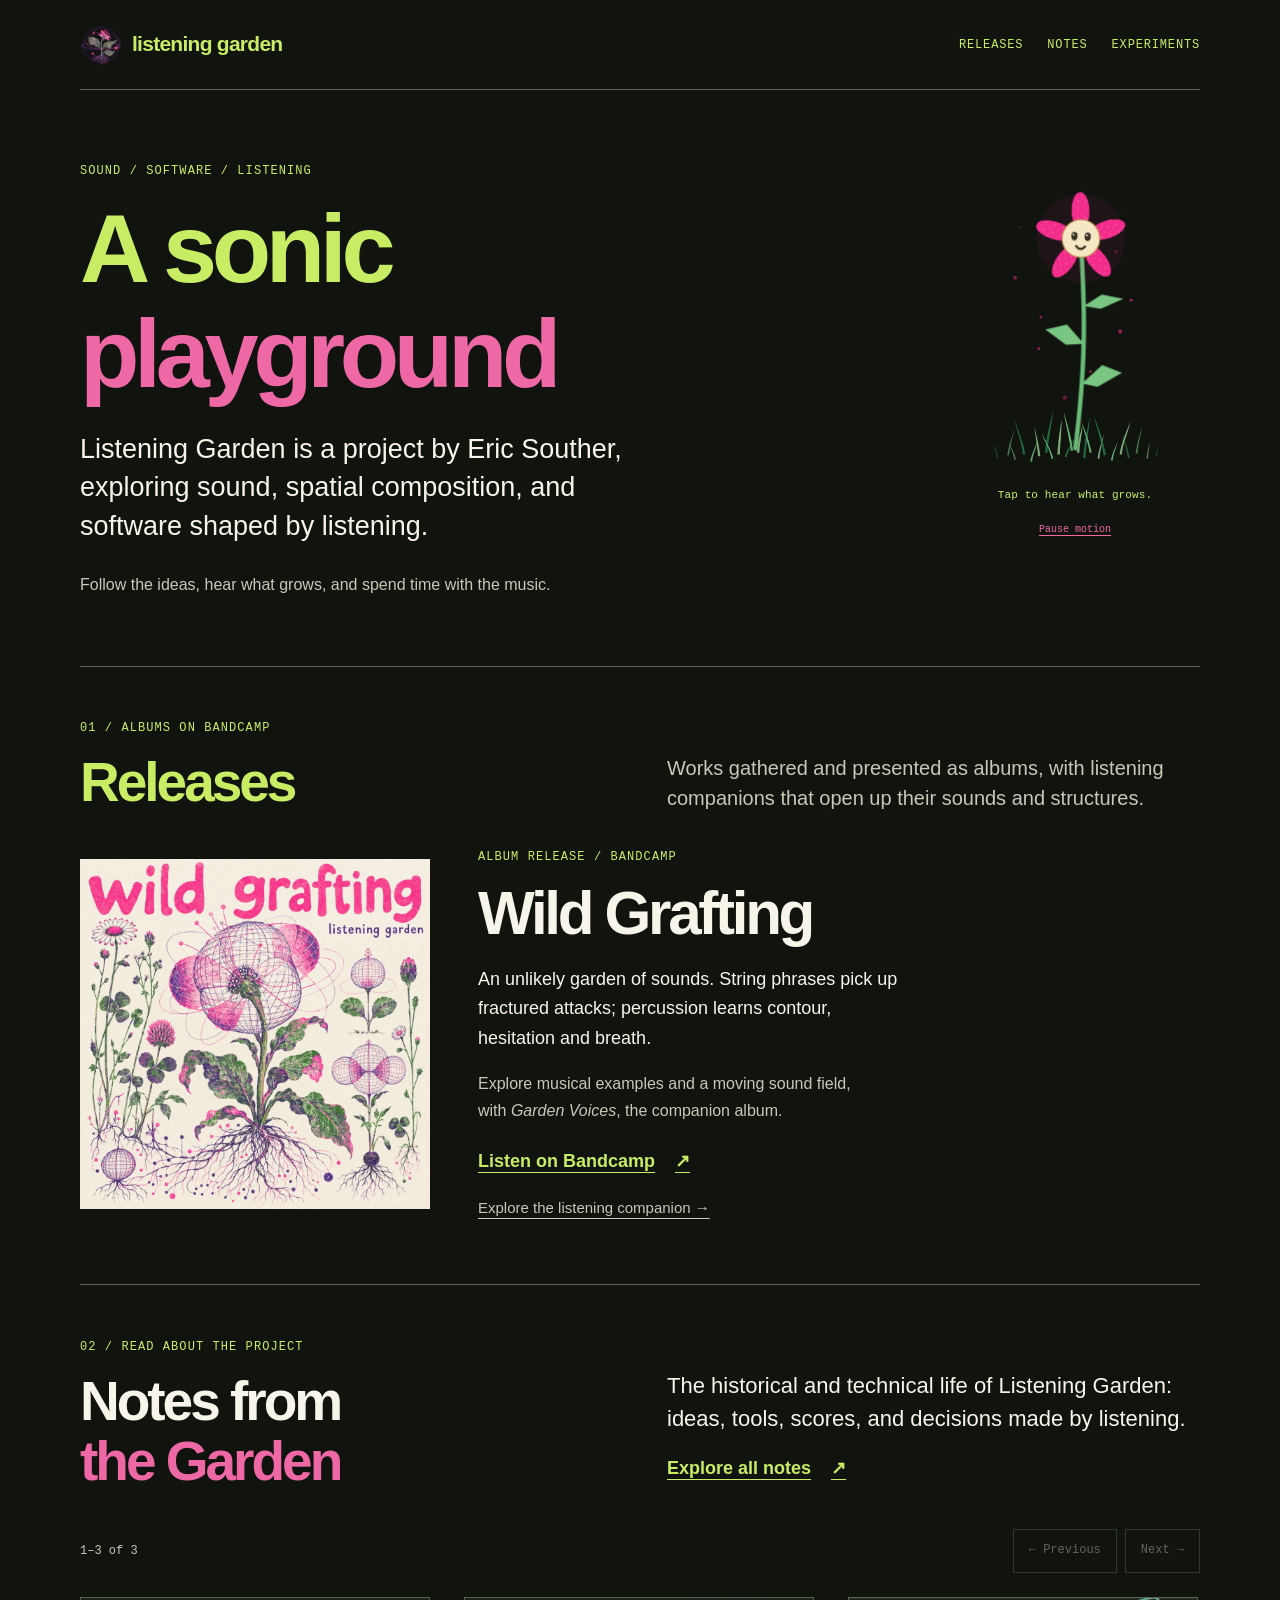
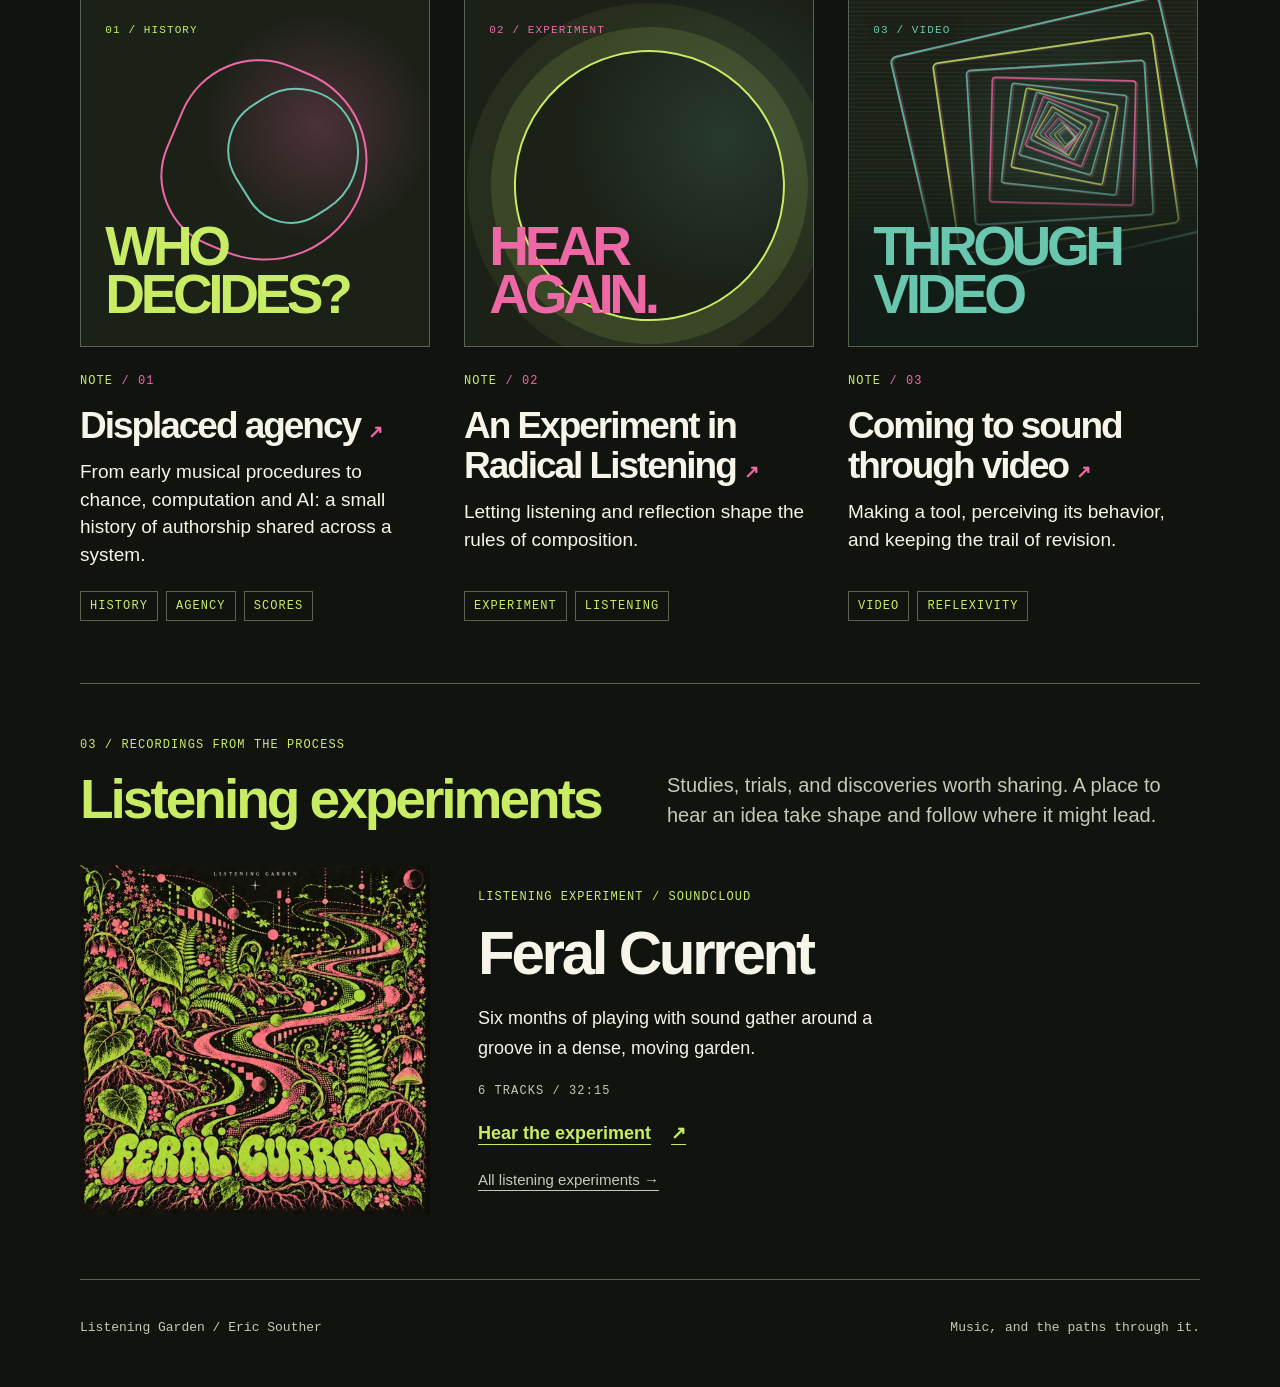
<file: index.html>
<!doctype html>
<html lang="en">
<head>
  <meta charset="utf-8">
  <meta name="viewport" content="width=device-width, initial-scale=1">
  <meta name="theme-color" content="#11130f">
  <meta name="description" content="Listening Garden, Eric Souther’s sonic playground. Read about the project, explore album releases, and hear listening experiments.">
  <title>Listening Garden — Sound, practice, and listening</title>
  <link rel="icon" href="wild-grafting/assets/lg-icon.png" type="image/png">
  <link rel="stylesheet" href="journal/assets/journal.css">
  <link rel="stylesheet" href="assets/companion/companion.css">
  <link rel="stylesheet" href="assets/home.css">
  <script src="assets/companion/sounds.js?v=20261018-feral" defer></script>
  <script src="assets/companion/companion.js?v=20261007-breakcore" defer></script>
<link rel="stylesheet" href="journal/assets/tile-feedback.css?v=20261022"><link rel="stylesheet" href="journal/assets/carousel.css?v=20261022"><script defer src="journal/assets/carousel.js?v=20261022"></script></head>
<body>
  <a class="skip" href="#project">Skip to the project</a>
  <header class="topbar wrap">
    <a class="brand" href="./" aria-current="page"><img src="wild-grafting/assets/lg-icon.png" width="42" height="42" alt=""><span>listening garden</span></a>
    <nav aria-label="Site"><a href="#releases">Releases</a><a href="journal/">Notes</a><a href="experiments/">Experiments</a></nav>
  </header>
  <main id="project">
    <section class="home-hero wrap" aria-labelledby="page-title">
      <div class="home-intro">
        <p class="eyebrow">SOUND / SOFTWARE / LISTENING</p>
        <h1 id="page-title">A sonic<br><span>playground</span></h1>
        <p class="lede">Listening Garden is a project by Eric Souther, exploring sound, spatial composition, and software shaped by listening.</p>
        <p class="home-invitation">Follow the ideas, hear what grows, and spend time with the music.</p>
      </div>
      <div class="garden-companion" id="garden-companion" hidden>
        <button class="companion-flower" type="button" aria-label="Play a random garden sound" aria-describedby="companion-hint">
          <svg viewBox="0 0 220 350" fill="none" aria-hidden="true">
            <defs>
              <pattern id="companion-pink-ink" width="7" height="8" patternUnits="userSpaceOnUse">
                <path fill="#f32b8b" d="M0 0h7v8H0z"/>
                <g fill="#faf8f0" opacity=".42"><circle cx="1" cy="2" r=".48"/><circle cx="5" cy="6" r=".65"/><path d="m3 4 .5-.8.3 1.2Z"/></g>
              </pattern>
            </defs>
            <g class="companion-shoot">
              <path class="companion-stem" d="M110 315C106 250 125 160 121 79" stroke="#68bc78" stroke-width="5" stroke-linecap="round"/>
              <g class="companion-leaves" fill="#78c682">
                <path d="M0 0 21-23 44-16 18 2Z" transform="translate(111 246)"/>
                <path d="M0 0-20-21-44-14-20 2Z" transform="translate(117 200)"/>
                <path d="M0 0 21-12 45-6 19 4Z" transform="translate(121 157)"/>
              </g>
              <g class="companion-head" transform="translate(121 79) scale(1.25)">
                <circle class="companion-halo" r="40" fill="#f32b8b" opacity=".055"/>
                <g class="companion-petals">
                  <ellipse cx="0" cy="-25" rx="8" ry="17" fill="url(#companion-pink-ink)" transform="rotate(-18)"/>
                  <ellipse cx="0" cy="-25" rx="8" ry="17" fill="url(#companion-pink-ink)" transform="rotate(54)"/>
                  <ellipse cx="0" cy="-25" rx="8" ry="17" fill="url(#companion-pink-ink)" transform="rotate(126)"/>
                  <ellipse cx="0" cy="-25" rx="8" ry="17" fill="url(#companion-pink-ink)" transform="rotate(198)"/>
                  <ellipse cx="0" cy="-25" rx="8" ry="17" fill="url(#companion-pink-ink)" transform="rotate(270)"/>
                </g>
                <circle r="17" fill="#f6e7c4" stroke="#b88e46" stroke-opacity=".65" stroke-width="1.3"/>
                <g class="companion-eyes" fill="#3a3226">
                  <g transform="translate(-6 -2)"><g class="companion-eye"><ellipse rx="2.8" ry="3.8"/><circle cx="-.8" cy="-1.2" r=".85" fill="#fff8de"/></g></g>
                  <g transform="translate(6 -2)"><g class="companion-eye"><ellipse rx="2.8" ry="3.8"/><circle cx="-.8" cy="-1.2" r=".85" fill="#fff8de"/></g></g>
                </g>
                <path class="companion-smile" d="M-4 7Q0 12 4 7" stroke="#3a3226" stroke-width="2" stroke-linecap="round"/>
                <ellipse class="companion-mouth" cx="0" cy="8" rx="3.2" ry="1" fill="#3a3226" opacity="0"/>
                <g class="companion-blush" fill="#db7690" opacity="0"><ellipse cx="-11" cy="5" rx="3" ry="1.5"/><ellipse cx="11" cy="5" rx="3" ry="1.5"/></g>
              </g>
            </g>
            <g class="companion-grass"/>
            <g class="companion-seeds" fill="#f32b8b" opacity=".75">
              <circle cx="42" cy="108" r="2"/><circle cx="183" cy="72" r="1.7"/><circle cx="167" cy="270" r="2.4"/><circle cx="40" cy="272" r="1.7"/>
              <circle cx="68" cy="180" r="1.6"/><circle cx="163" cy="150" r="2.2"/><circle cx="65" cy="44" r="1.4"/><circle cx="178" cy="214" r="1.8"/>
              <circle cx="80" cy="295" r="2.1"/><circle cx="42" cy="216" r="1.5"/><circle cx="153" cy="38" r="1.4"/><circle cx="191" cy="113" r="1.6"/>
            </g>
          </svg>
        </button>
        <div class="companion-caption">
          <span id="companion-hint">Tap to hear what grows.</span>
          <div class="companion-controls">
            <button class="companion-stop" type="button" hidden>Stop sound</button>
            <button class="companion-motion" type="button" aria-pressed="false">Pause motion</button>
          </div>
          <span class="companion-status" role="status" aria-live="polite" aria-atomic="true"></span>
        </div>
        <audio class="companion-audio" preload="none" hidden></audio>
      </div>
    </section>
    <section class="home-collection wrap" id="releases" aria-labelledby="releases-title">
      <div class="collection-intro"><div><p class="eyebrow">01 / ALBUMS ON BANDCAMP</p><h2 id="releases-title">Releases</h2></div><p>Works gathered and presented as albums, with listening companions that open up their sounds and structures.</p></div>
      <article class="music-feature" aria-labelledby="wild-grafting-title">
        <a class="feature-art" href="wild-grafting/" aria-label="Open the Wild Grafting listening companion"><img src="wild-grafting/assets/cover.jpg" width="1000" height="1000" loading="lazy" alt="Wild Grafting: botanical drawings, bright pink lettering and violet sound-field spheres."></a>
        <div><p class="eyebrow">ALBUM RELEASE / BANDCAMP</p><h3 id="wild-grafting-title">Wild Grafting</h3><p>An unlikely garden of sounds. String phrases pick up fractured attacks; percussion learns contour, hesitation and breath.</p><p class="feature-detail">Explore musical examples and a moving sound field, with <em>Garden Voices</em>, the companion album.</p><a class="text-action" href="https://listeninggarden.bandcamp.com/album/wild-grafting">Listen on Bandcamp <span aria-hidden="true">↗</span></a><p class="collection-link"><a href="wild-grafting/">Explore the listening companion →</a></p></div>
      </article>
    </section>
    <section class="home-notes home-notes-visual wrap" id="notes" aria-labelledby="notes-title">
      <div class="notes-intro">
        <div class="section-heading"><p class="eyebrow">02 / READ ABOUT THE PROJECT</p><h2 id="notes-title">Notes from<br><span>the Garden</span></h2></div>
        <div class="section-copy"><p>The historical and technical life of Listening Garden: ideas, tools, scores, and decisions made by listening.</p><a class="text-action" href="journal/">Explore all notes <span aria-hidden="true">↗</span></a></div>
      </div>
      <div class="notes-paging"><p id="notes-position" role="status" aria-live="polite" aria-atomic="true">1–3 of 3</p><div class="notes-buttons"><button type="button" data-notes-previous aria-label="Previous notes" aria-controls="notes-track">← Previous</button><button type="button" data-notes-next aria-label="Next notes" aria-controls="notes-track">Next →</button></div></div><div class="home-note-grid notes-track" id="notes-track" tabindex="0" role="region" aria-roledescription="carousel" aria-label="Published notes"><div class="note-slide" role="group" aria-roledescription="slide" aria-label="1 of 3"><a class="entry-card" href="journal/agency-history/" aria-labelledby="history-title">
        <div class="entry-art art-history" aria-hidden="true"><span class="art-index">01 / HISTORY</span><span class="art-shape art-shape-a"></span><span class="art-shape art-shape-b"></span><span class="art-caption">WHO<br>DECIDES?</span></div>
        <div>
          <p class="eyebrow">NOTE <span class="pink">/ 01</span></p>
          <h3 id="history-title">Displaced agency <span class="arrow" aria-hidden="true">↗</span></h3>
          <p class="summary">From early musical procedures to chance, computation and AI: a small history of authorship shared across a system.</p>
          <div class="tags" aria-label="Topics"><span class="tag">HISTORY</span><span class="tag">AGENCY</span><span class="tag">SCORES</span></div>
        </div>
      </a></div><div class="note-slide" role="group" aria-roledescription="slide" aria-label="2 of 3"><a class="entry-card" href="journal/future-experiment/" aria-labelledby="future-title">
        <div class="entry-art art-future" aria-hidden="true"><span class="art-index">02 / EXPERIMENT</span><span class="art-rings"></span><span class="art-caption">HEAR<br>AGAIN.</span></div>
        <div>
          <p class="eyebrow">NOTE <span class="pink">/ 02</span></p>
          <h3 id="future-title">An Experiment in Radical Listening <span class="arrow" aria-hidden="true">↗</span></h3>
          <p class="summary">Letting listening and reflection shape the rules of composition.</p>
          <div class="tags" aria-label="Topics"><span class="tag">EXPERIMENT</span><span class="tag">LISTENING</span></div>
        </div>
      </a></div><div class="note-slide" role="group" aria-roledescription="slide" aria-label="3 of 3"><a class="entry-card" href="journal/coming-to-sound-through-video/" aria-labelledby="video-title">
        <div class="entry-art art-video feedback-tile" aria-hidden="true"><span class="art-index">03 / VIDEO</span><span class="art-caption">THROUGH<br>VIDEO</span></div>
        <div><p class="eyebrow">NOTE <span class="pink">/ 03</span></p><h3 id="video-title">Coming to sound through video <span class="arrow" aria-hidden="true">↗</span></h3><p class="summary">Making a tool, perceiving its behavior, and keeping the trail of revision.</p><div class="tags" aria-label="Topics"><span class="tag">VIDEO</span><span class="tag">REFLEXIVITY</span></div></div>
      </a></div></div>
    </section>
    <section class="home-collection wrap" id="experiments" aria-labelledby="experiments-title">
      <div class="collection-intro"><div><p class="eyebrow">03 / RECORDINGS FROM THE PROCESS</p><h2 id="experiments-title">Listening experiments</h2></div><p>Studies, trials, and discoveries worth sharing. A place to hear an idea take shape and follow where it might lead.</p></div>
      <article class="music-feature" aria-labelledby="feral-title">
        <a class="feature-art" href="experiments/feral-current/" aria-label="Hear Feral Current"><img src="experiments/feral-current/assets/feral-current-soundcloud.jpg" width="500" height="500" alt="Feral Current: a winding pink current through a dense lime green garden."></a>
        <div><p class="eyebrow">LISTENING EXPERIMENT / SOUNDCLOUD</p><h3 id="feral-title">Feral Current</h3><p>Six months of playing with sound gather around a groove in a dense, moving garden.</p><p class="meta">6 TRACKS / 32:15</p><a class="text-action" href="experiments/feral-current/">Hear the experiment <span aria-hidden="true">↗</span></a><p class="collection-link"><a href="experiments/">All listening experiments →</a></p></div>
      </article>
    </section>
  </main>
  <footer class="article-footer wrap"><p>Listening Garden / Eric Souther</p><p>Music, and the paths through it.</p></footer>
</body>
</html>
</file>
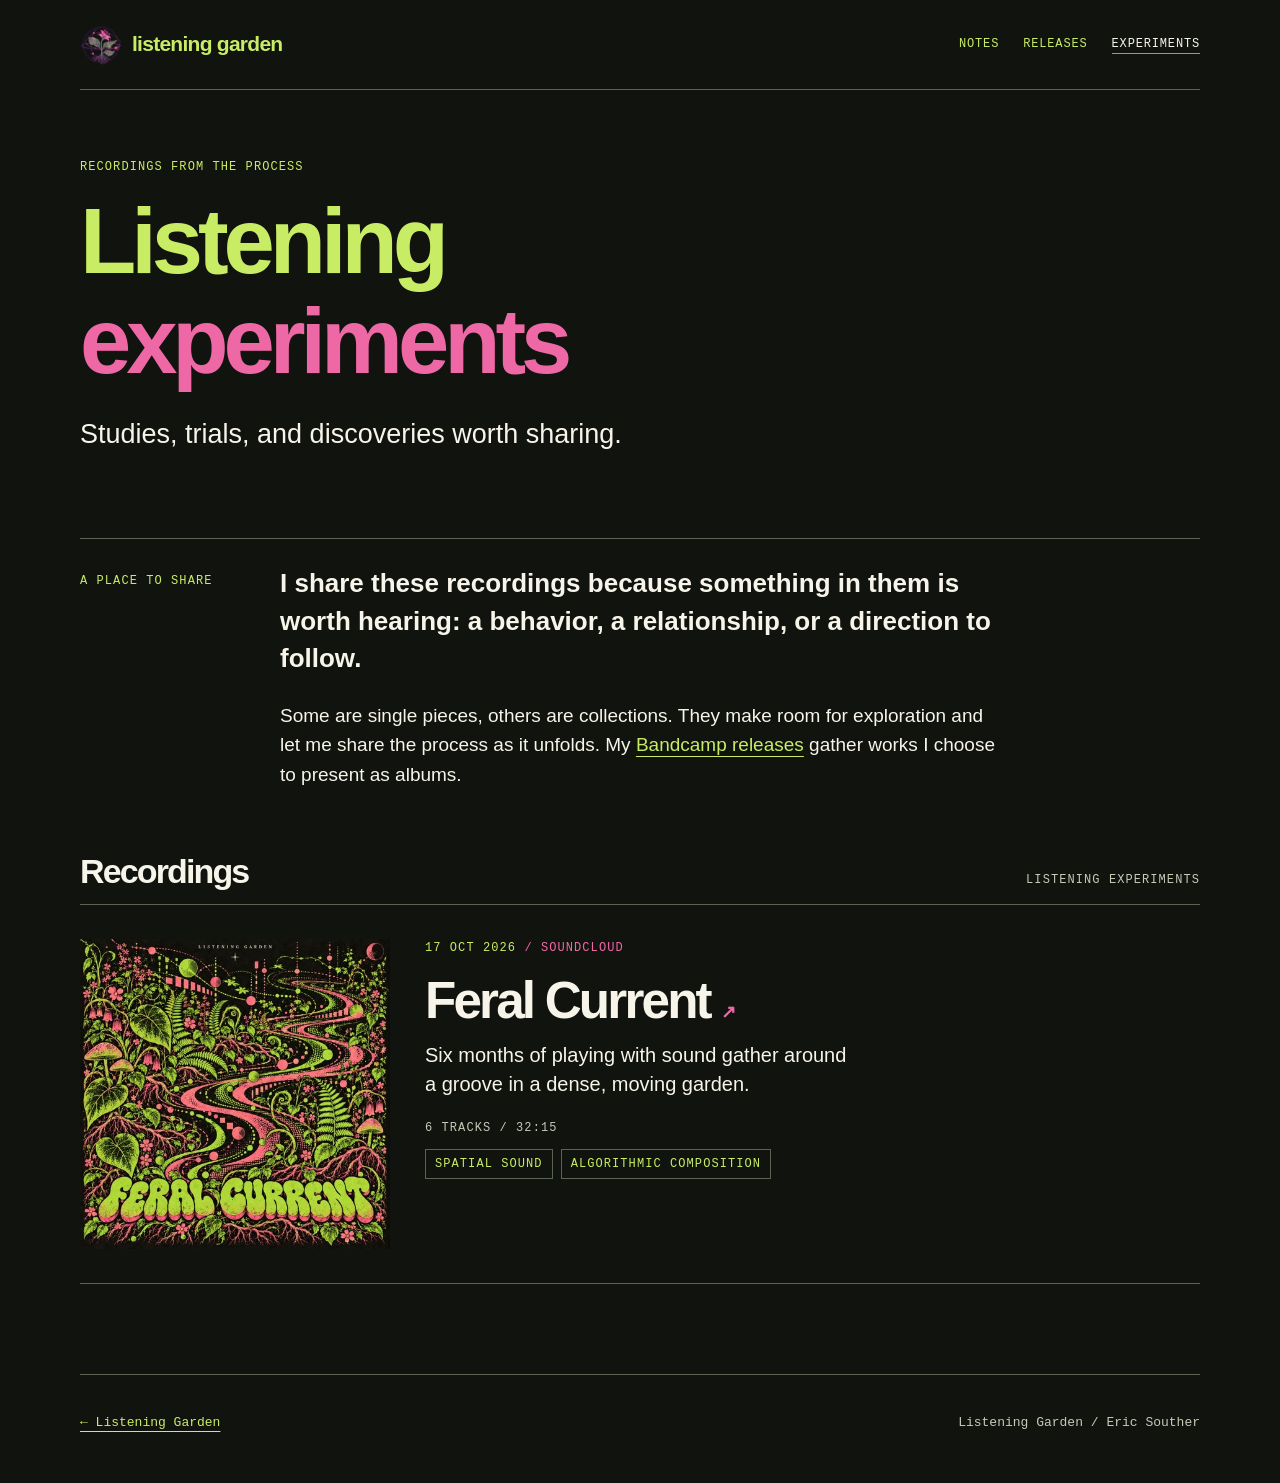
<file: experiments/index.html>
<!doctype html>
<html lang="en">
<head>
  <meta charset="utf-8"><meta name="viewport" content="width=device-width, initial-scale=1"><meta name="theme-color" content="#11130f">
  <meta name="description" content="Studies, trials, and discoveries from Listening Garden. Experimental recordings shared from the process.">
  <title>Listening experiments — Listening Garden</title>
  <link rel="icon" href="../wild-grafting/assets/lg-icon.png" type="image/png"><link rel="stylesheet" href="../journal/assets/journal.css">
</head>
<body>
  <a class="skip" href="#recordings">Skip to the recordings</a>
  <header class="topbar wrap"><a class="brand" href="../"><img src="../wild-grafting/assets/lg-icon.png" width="42" height="42" alt=""><span>listening garden</span></a><nav aria-label="Site"><a href="../journal/">Notes</a><a href="../#releases">Releases</a><a href="./" aria-current="page">Experiments</a></nav></header>
  <main>
    <header class="article-hero wrap prose-hero experiments-hero"><p class="eyebrow">RECORDINGS FROM THE PROCESS</p><h1>Listening<br><span>experiments</span></h1><p class="lede">Studies, trials, and discoveries worth sharing.</p></header>
    <section class="index-intro wrap" aria-labelledby="experiment-note-title"><h2 class="eyebrow" id="experiment-note-title">A PLACE TO SHARE</h2><div class="index-story"><p>I share these recordings because something in them is worth hearing: a behavior, a relationship, or a direction to follow.</p><p>Some are single pieces, others are collections. They make room for exploration and let me share the process as it unfolds. My <a href="../#releases">Bandcamp releases</a> gather works I choose to present as albums.</p></div></section>
    <section class="index-list wrap" id="recordings" aria-labelledby="recordings-title"><div class="list-head"><h2 id="recordings-title">Recordings</h2><span class="meta">LISTENING EXPERIMENTS</span></div>
      <a class="entry-card" href="feral-current/" aria-labelledby="feral-title"><img src="feral-current/assets/feral-current-soundcloud.jpg" width="500" height="500" alt="Feral Current: a winding pink current through a dense lime green garden."><div><p class="eyebrow">17 OCT 2026 <span class="pink">/ SOUNDCLOUD</span></p><h3 id="feral-title">Feral Current <span class="arrow" aria-hidden="true">↗</span></h3><p class="summary">Six months of playing with sound gather around a groove in a dense, moving garden.</p><p class="meta">6 TRACKS / 32:15</p><div class="tags" aria-label="Topics"><span class="tag">SPATIAL SOUND</span><span class="tag">ALGORITHMIC COMPOSITION</span></div></div></a>
    </section>
  </main>
  <footer class="article-footer wrap"><p><a href="../">← Listening Garden</a></p><p>Listening Garden / Eric Souther</p></footer>
</body>
</html>
</file>
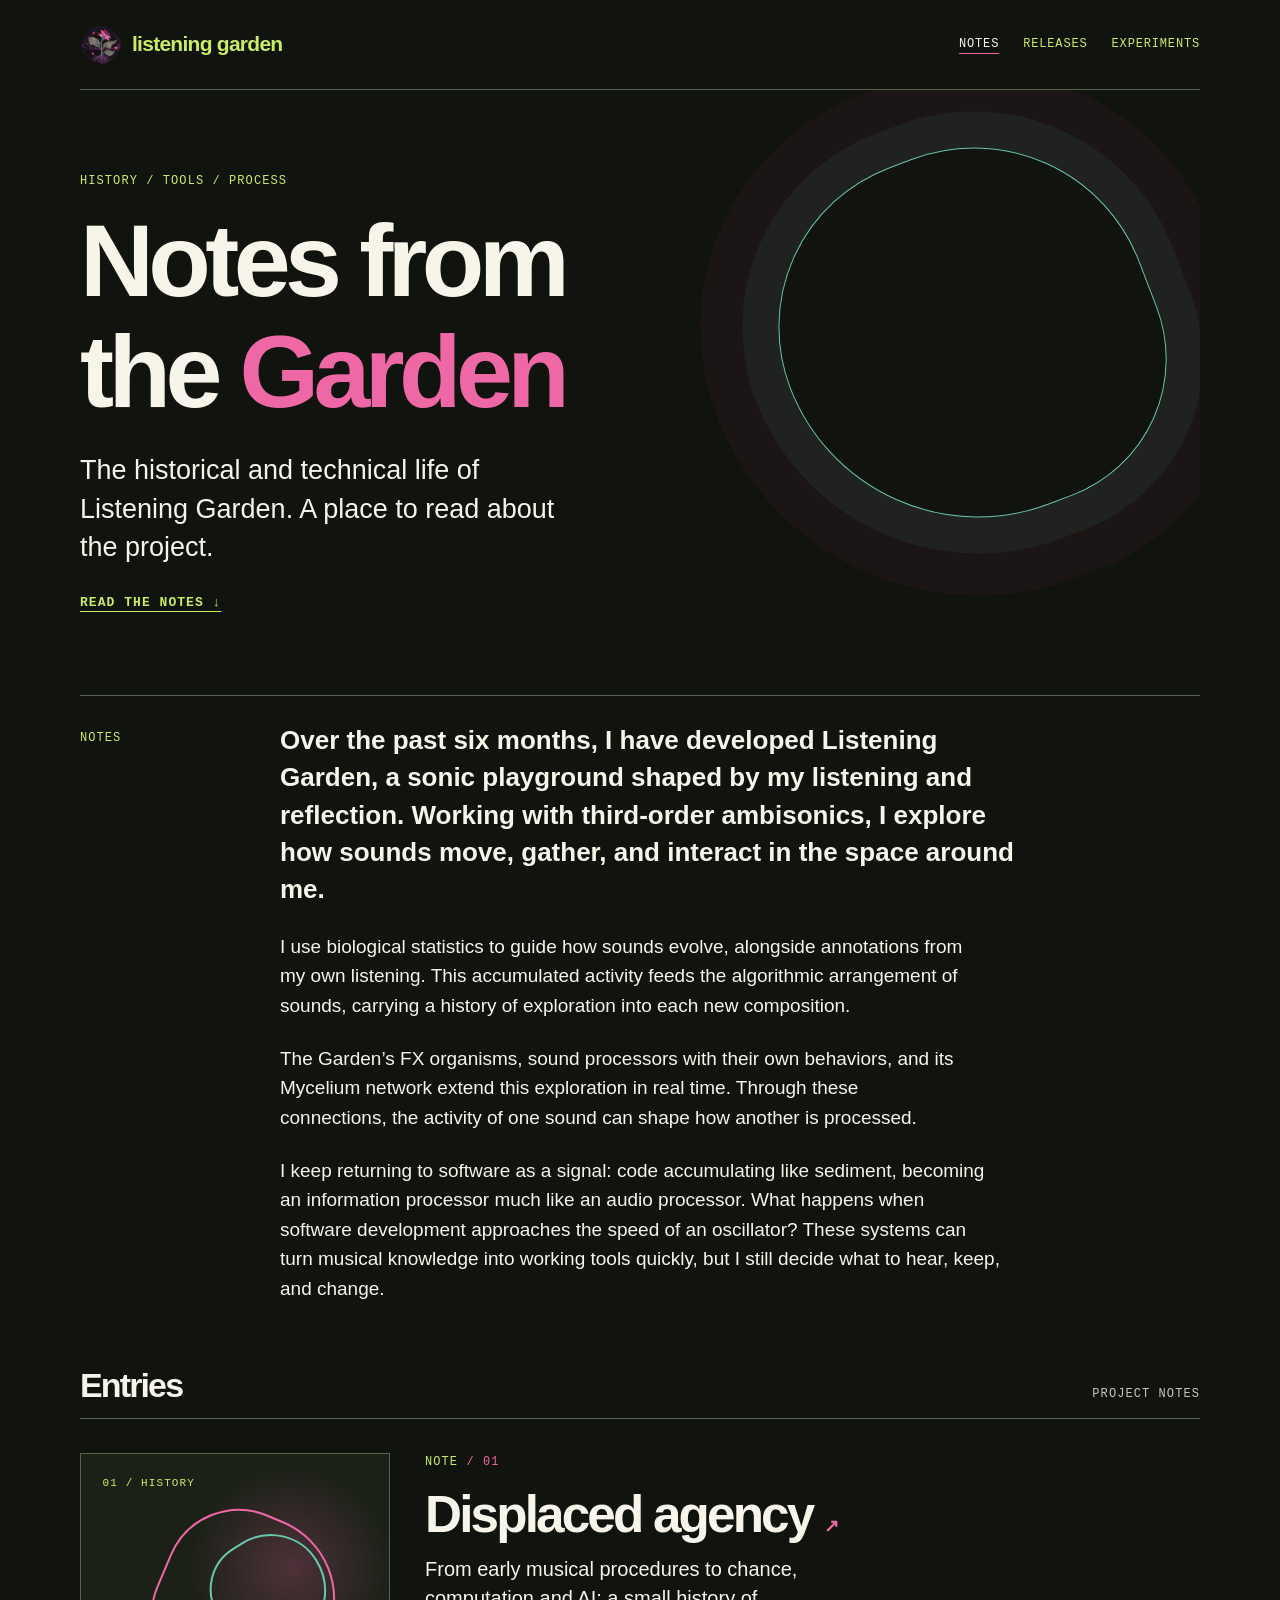
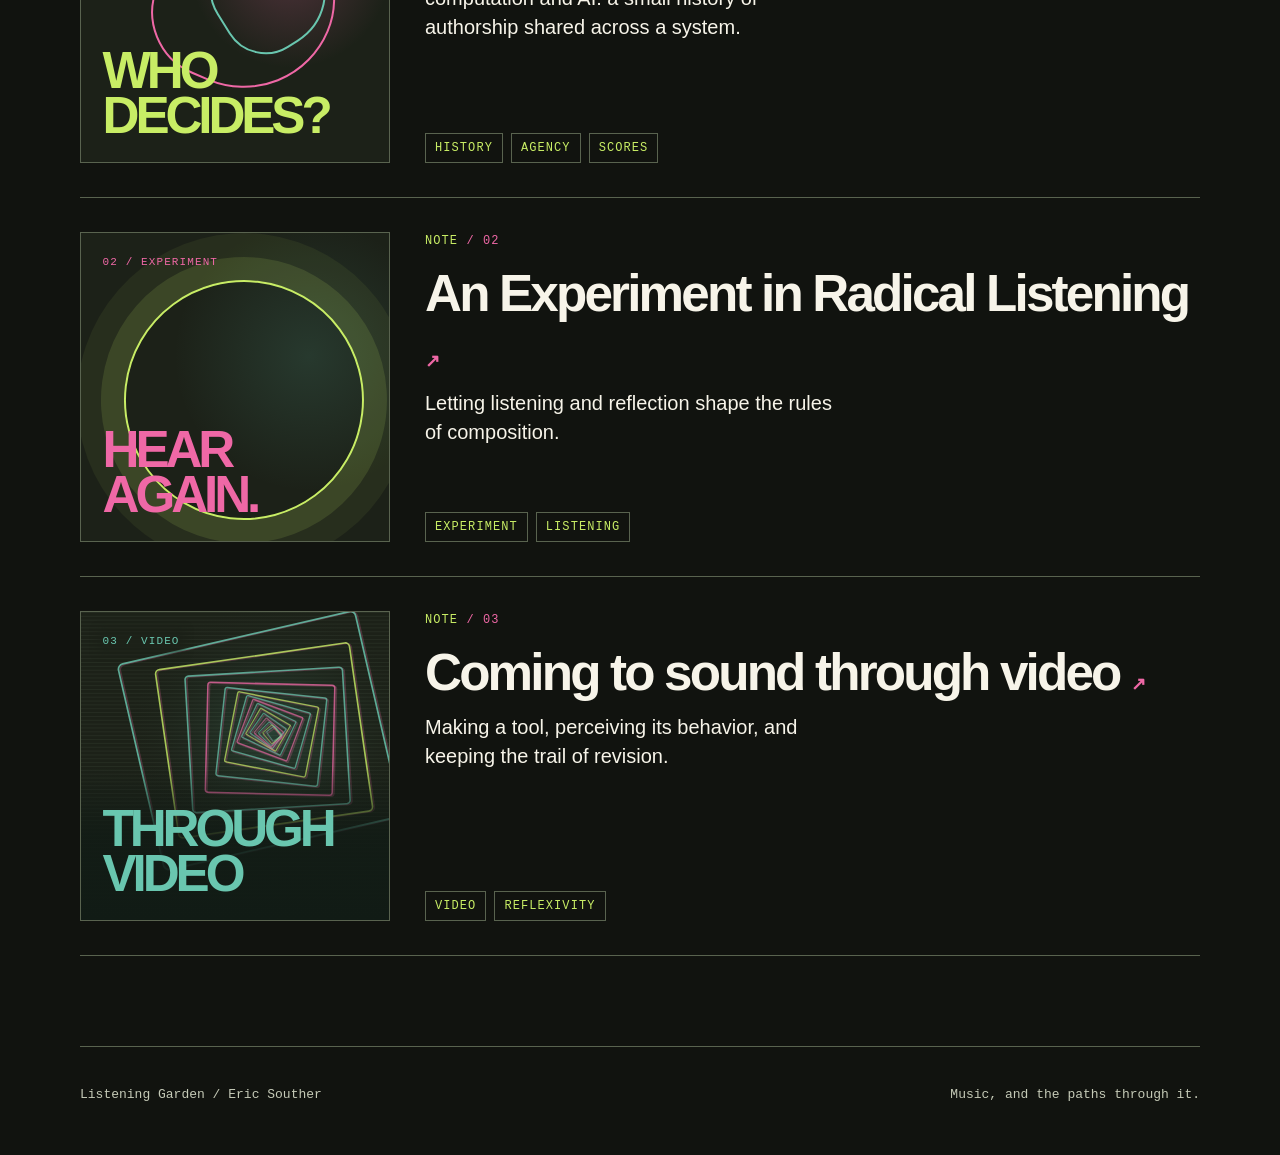
<file: journal/index.html>
<!doctype html>
<html lang="en">
<head>
  <meta charset="utf-8">
  <meta name="viewport" content="width=device-width, initial-scale=1">
  <meta name="theme-color" content="#11130f">
  <meta name="description" content="The historical and technical life of Listening Garden: ideas, tools, scores, and decisions made by listening.">
  <title>Notes from the Garden — Listening Garden</title>
  <link rel="icon" href="../wild-grafting/assets/lg-icon.png" type="image/png">
  <link rel="stylesheet" href="assets/journal.css">
<link rel="stylesheet" href="assets/tile-feedback.css?v=20261022"></head>
<body>
  <a class="skip" href="#entries">Skip to journal entries</a>
  <header class="topbar wrap">
    <a class="brand" href="../"><img src="../wild-grafting/assets/lg-icon.png" width="42" height="42" alt=""><span>listening garden</span></a>
    <nav aria-label="Site"><a href="./" aria-current="page">Notes</a><a href="../#releases">Releases</a><a href="../experiments/">Experiments</a></nav>
  </header>
  <main>
    <section class="index-hero wrap" aria-labelledby="journal-title">
      <div class="copy">
        <p class="eyebrow">HISTORY / TOOLS / PROCESS</p>
        <h1 id="journal-title">Notes from<br>the <span>Garden</span></h1>
        <p class="lede">The historical and technical life of Listening Garden. A place to read about the project.</p>
        <p class="index-jump"><a href="#entries">Read the notes ↓</a></p>
      </div>
    </section>
    <section class="index-intro wrap" aria-labelledby="garden-story-title">
      <h2 class="eyebrow" id="garden-story-title">NOTES</h2>
      <div class="index-story">
        <p>Over the past six months, I have developed Listening Garden, a sonic playground shaped by my listening and reflection. Working with third-order ambisonics, I explore how sounds move, gather, and interact in the space around me.</p>
        <p>I use biological statistics to guide how sounds evolve, alongside annotations from my own listening. This accumulated activity feeds the algorithmic arrangement of sounds, carrying a history of exploration into each new composition.</p>
        <p>The Garden’s FX organisms, sound processors with their own behaviors, and its Mycelium network extend this exploration in real time. Through these connections, the activity of one sound can shape how another is processed.</p>
        <p>I keep returning to software as a signal: code accumulating like sediment, becoming an information processor much like an audio processor. What happens when software development approaches the speed of an oscillator? These systems can turn musical knowledge into working tools quickly, but I still decide what to hear, keep, and change.</p>
      </div>
    </section>
    <section class="index-list wrap" id="entries" aria-labelledby="entries-title">
      <div class="list-head"><h2 id="entries-title">Entries</h2><span class="meta">PROJECT NOTES</span></div>
      <a class="entry-card" href="agency-history/" aria-labelledby="history-title">
        <div class="entry-art art-history" aria-hidden="true"><span class="art-index">01 / HISTORY</span><span class="art-shape art-shape-a"></span><span class="art-shape art-shape-b"></span><span class="art-caption">WHO<br>DECIDES?</span></div>
        <div>
          <p class="eyebrow">NOTE <span class="pink">/ 01</span></p>
          <h3 id="history-title">Displaced agency <span class="arrow" aria-hidden="true">↗</span></h3>
          <p class="summary">From early musical procedures to chance, computation and AI: a small history of authorship shared across a system.</p>
          <div class="tags" aria-label="Topics"><span class="tag">HISTORY</span><span class="tag">AGENCY</span><span class="tag">SCORES</span></div>
        </div>
      </a>
      <a class="entry-card" href="future-experiment/" aria-labelledby="future-title">
        <div class="entry-art art-future" aria-hidden="true"><span class="art-index">02 / EXPERIMENT</span><span class="art-rings"></span><span class="art-caption">HEAR<br>AGAIN.</span></div>
        <div>
          <p class="eyebrow">NOTE <span class="pink">/ 02</span></p>
          <h3 id="future-title">An Experiment in Radical Listening <span class="arrow" aria-hidden="true">↗</span></h3>
          <p class="summary">Letting listening and reflection shape the rules of composition.</p>
          <div class="tags" aria-label="Topics"><span class="tag">EXPERIMENT</span><span class="tag">LISTENING</span></div>
        </div>
      </a>
      <a class="entry-card" href="coming-to-sound-through-video/" aria-labelledby="video-title">
        <div class="entry-art art-video feedback-tile" aria-hidden="true"><span class="art-index">03 / VIDEO</span><span class="art-caption">THROUGH<br>VIDEO</span></div>
        <div><p class="eyebrow">NOTE <span class="pink">/ 03</span></p><h3 id="video-title">Coming to sound through video <span class="arrow" aria-hidden="true">↗</span></h3><p class="summary">Making a tool, perceiving its behavior, and keeping the trail of revision.</p><div class="tags" aria-label="Topics"><span class="tag">VIDEO</span><span class="tag">REFLEXIVITY</span></div></div>
      </a>
    </section>
  </main>
  <footer class="article-footer wrap"><p>Listening Garden / Eric Souther</p><p>Music, and the paths through it.</p></footer>
</body>
</html>
</file>
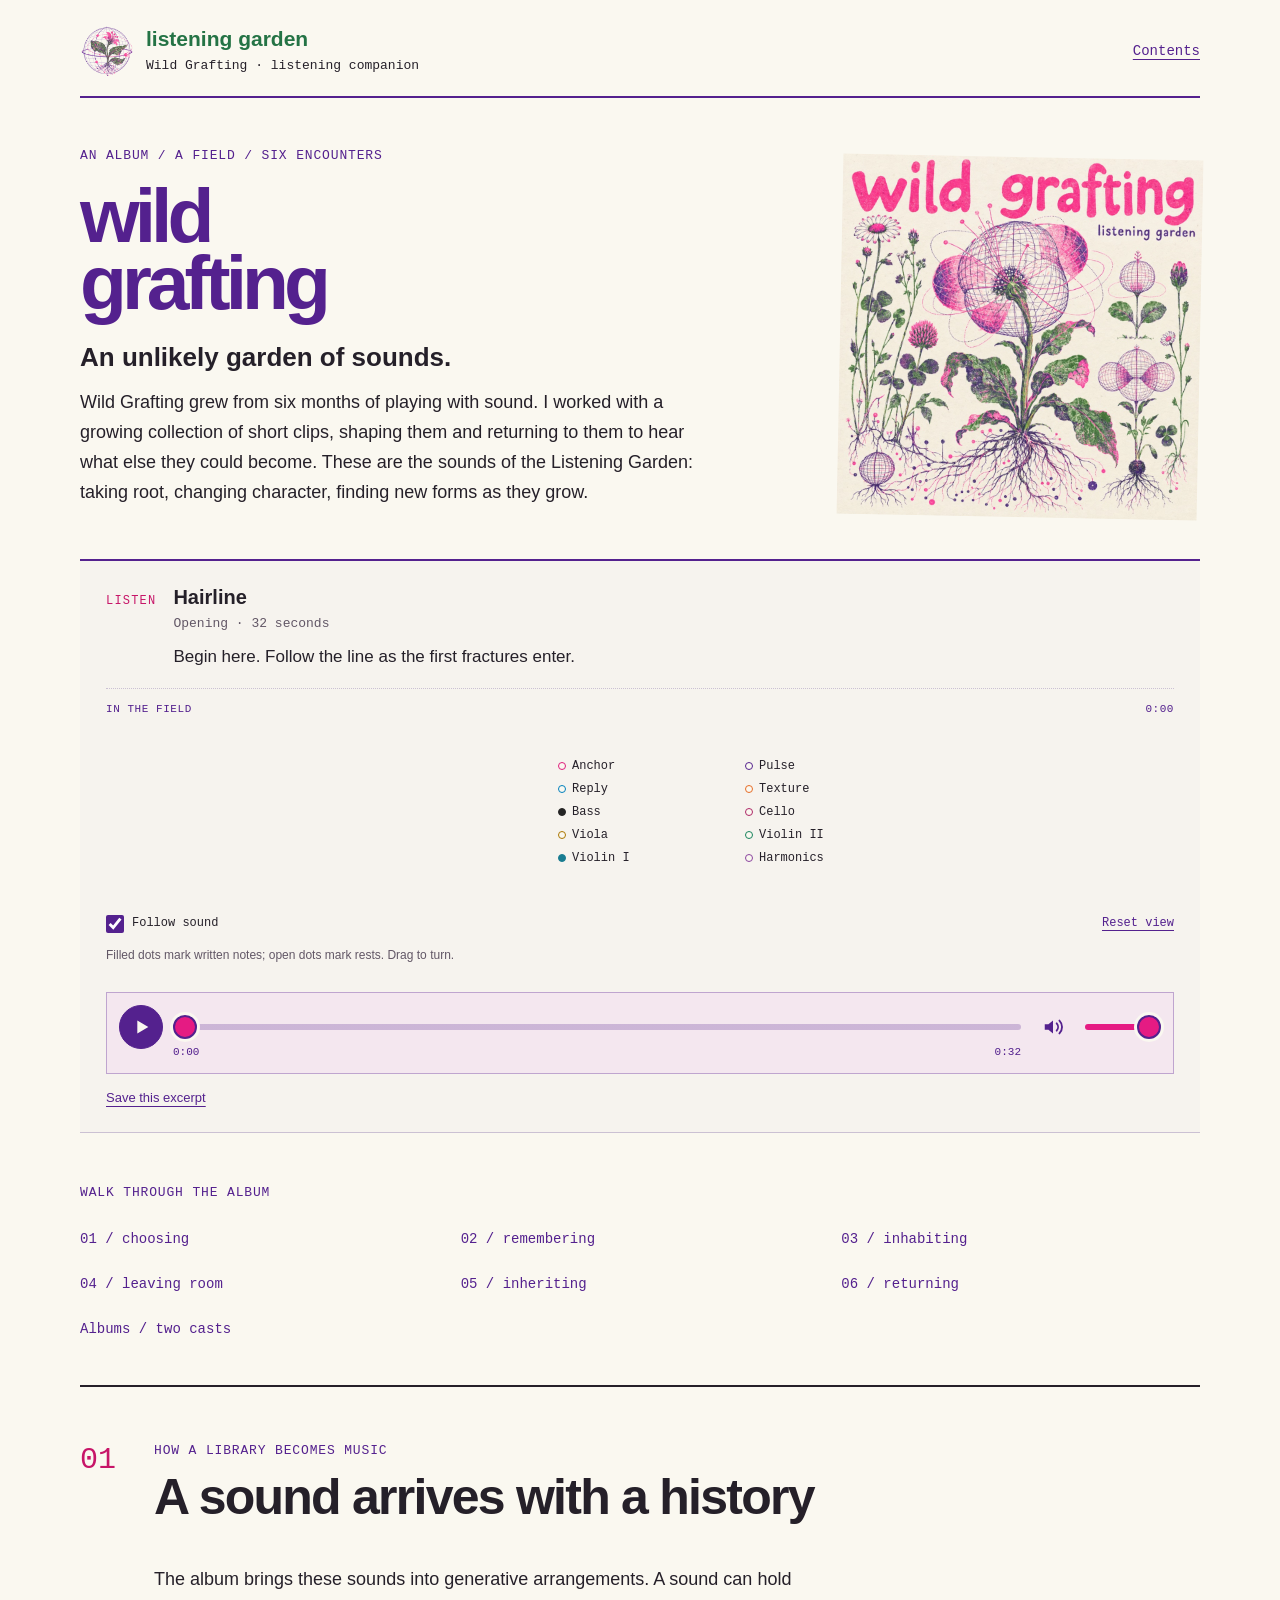
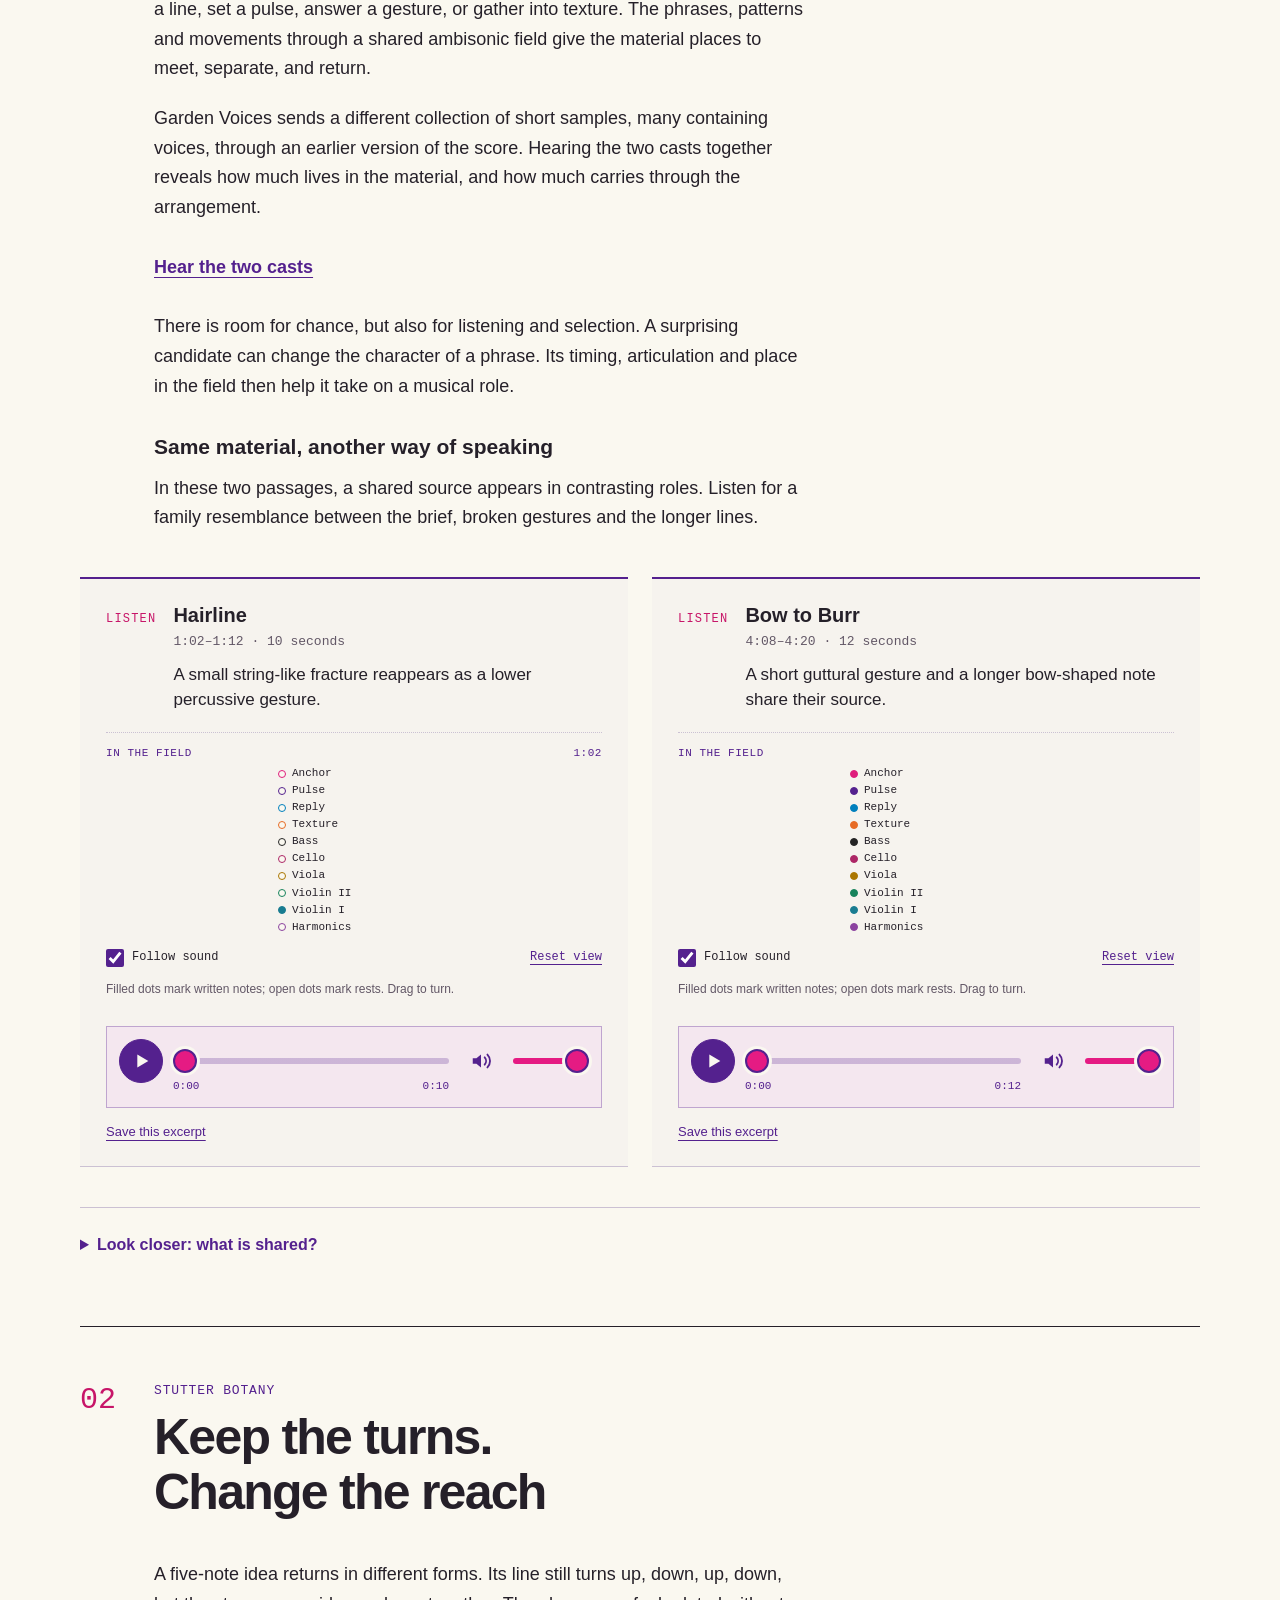
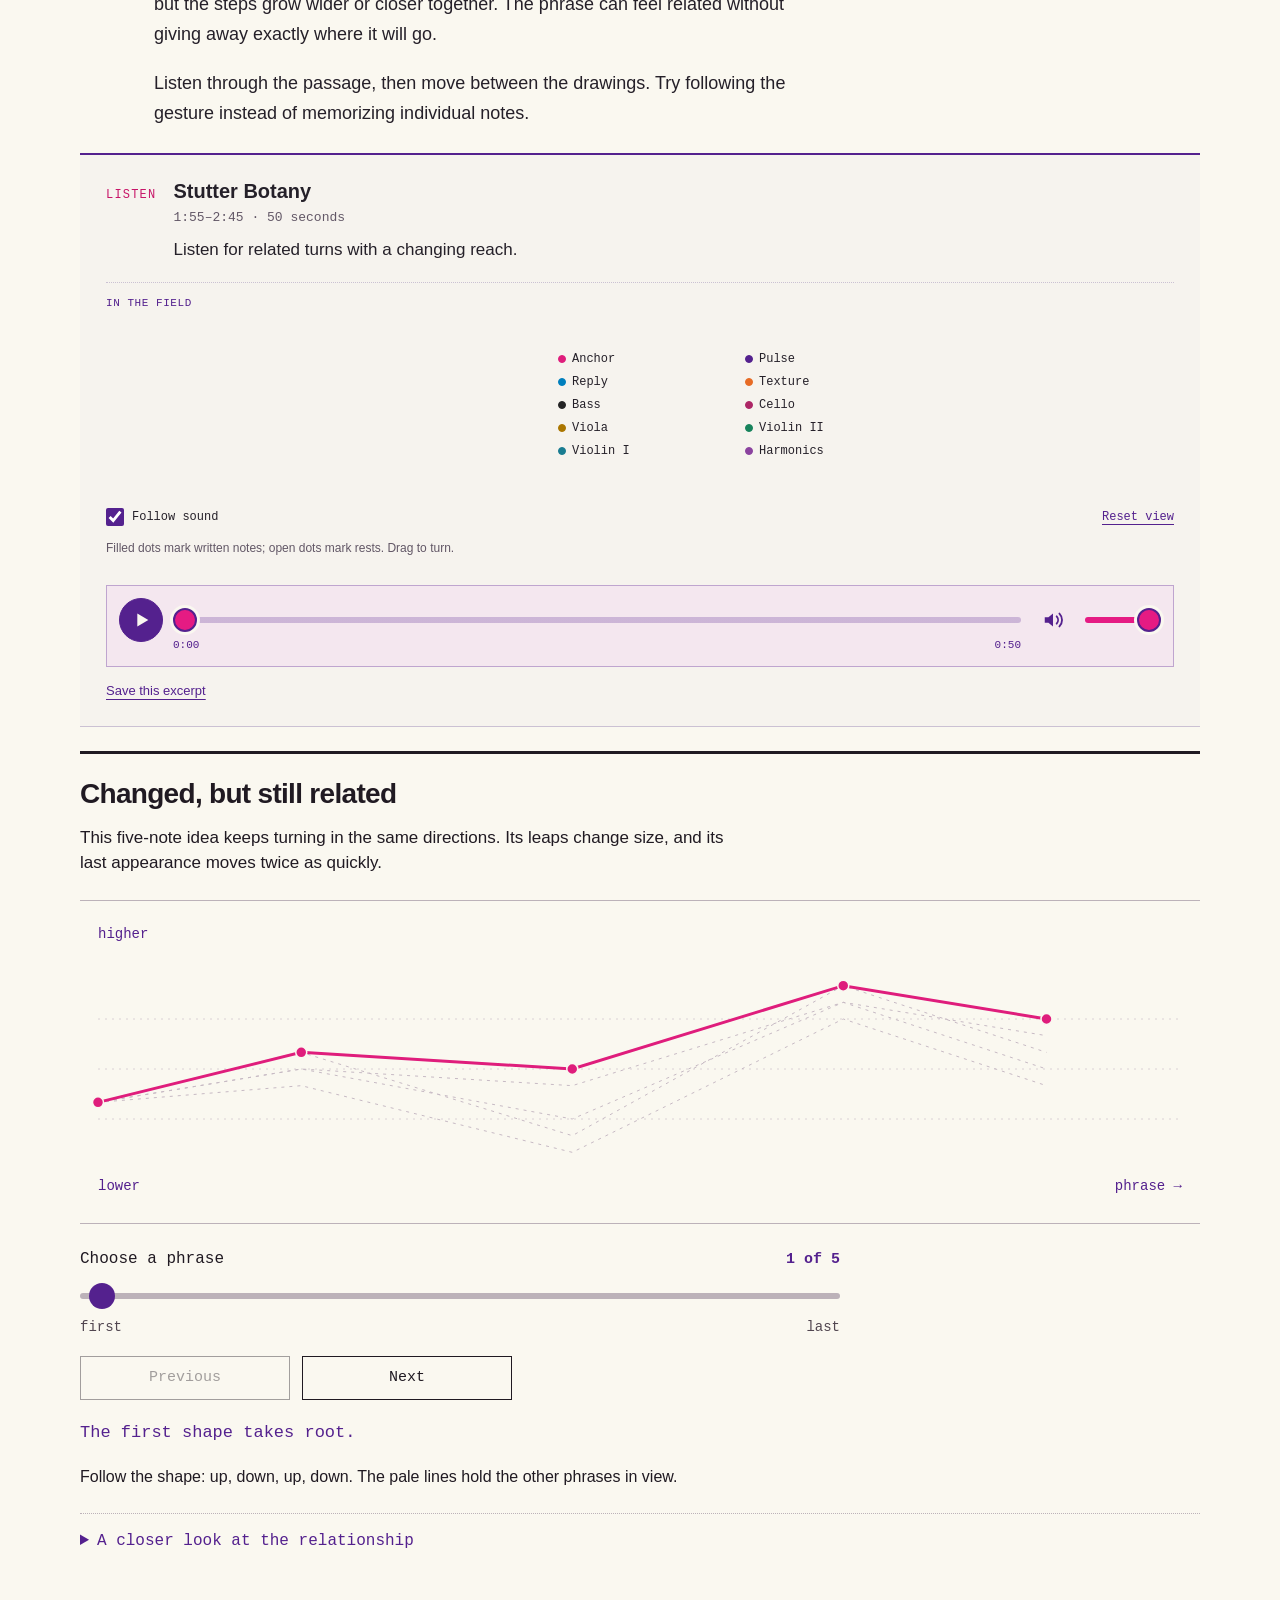
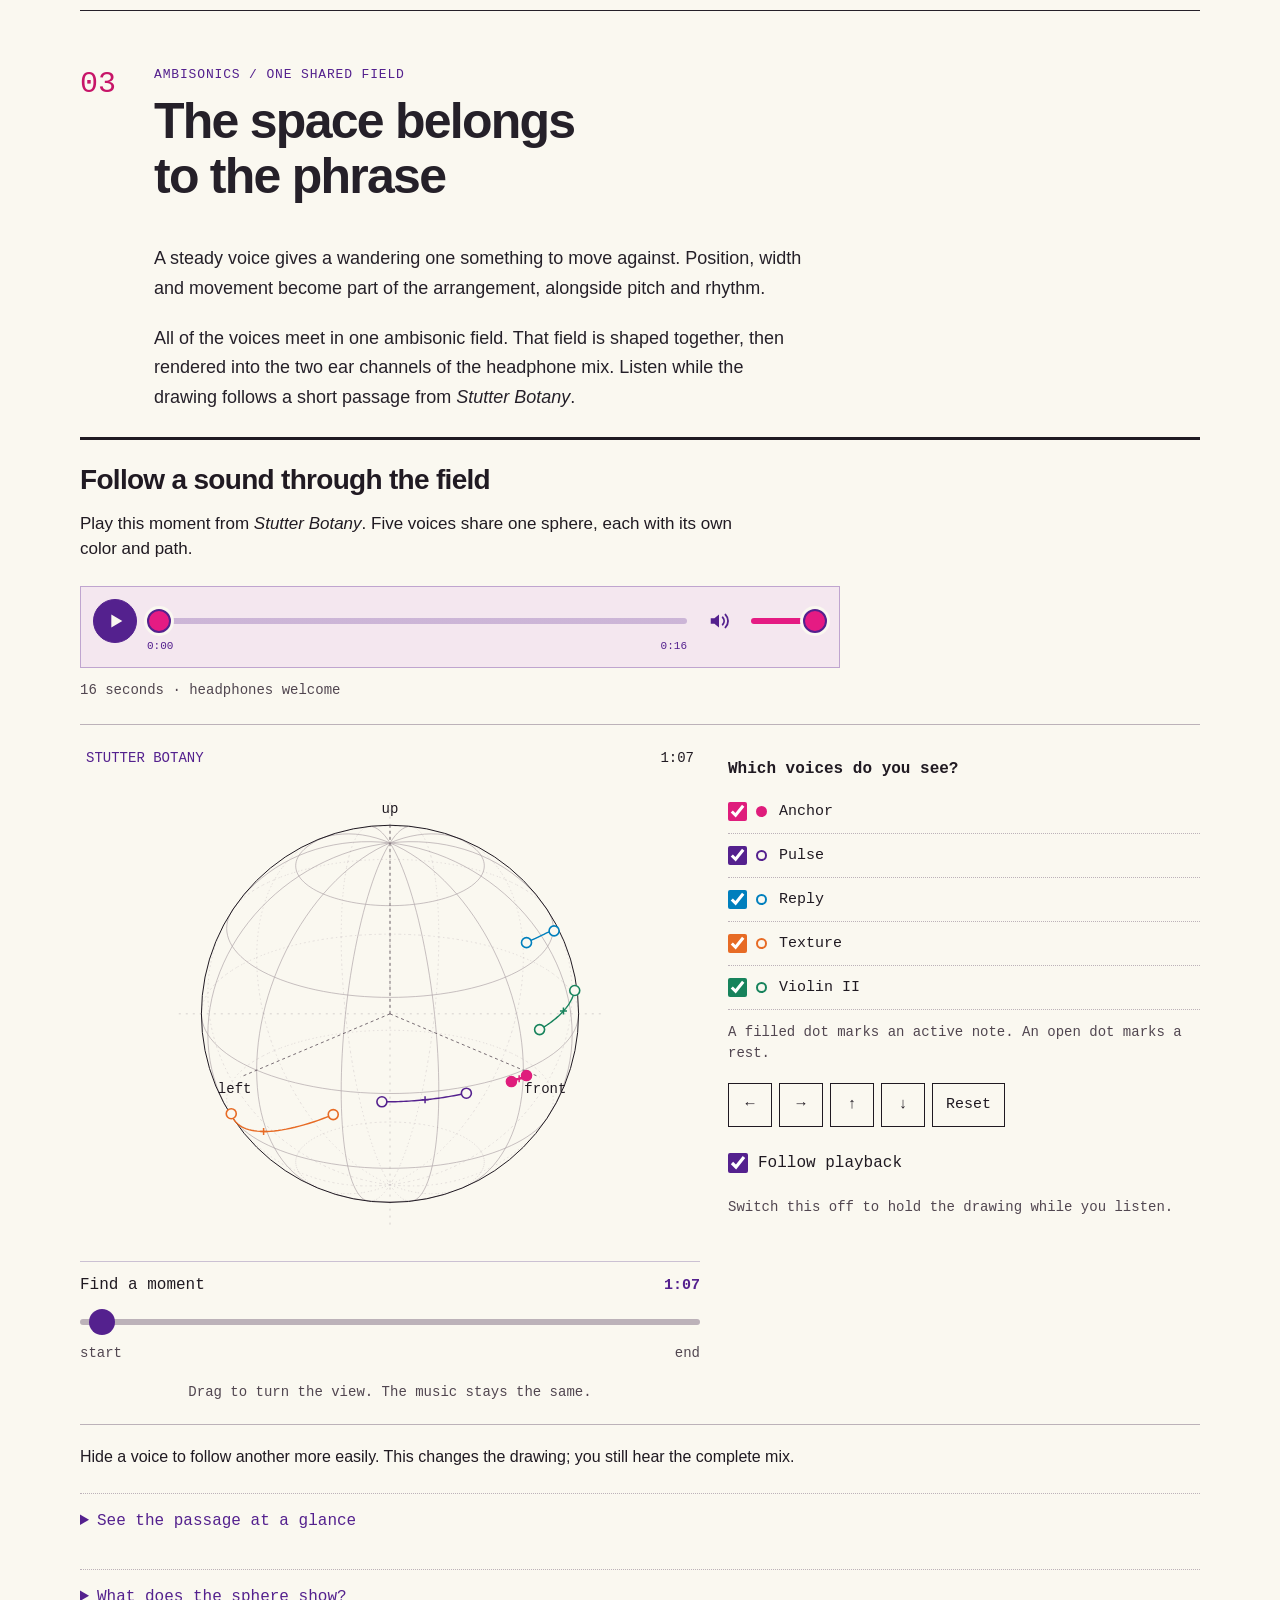
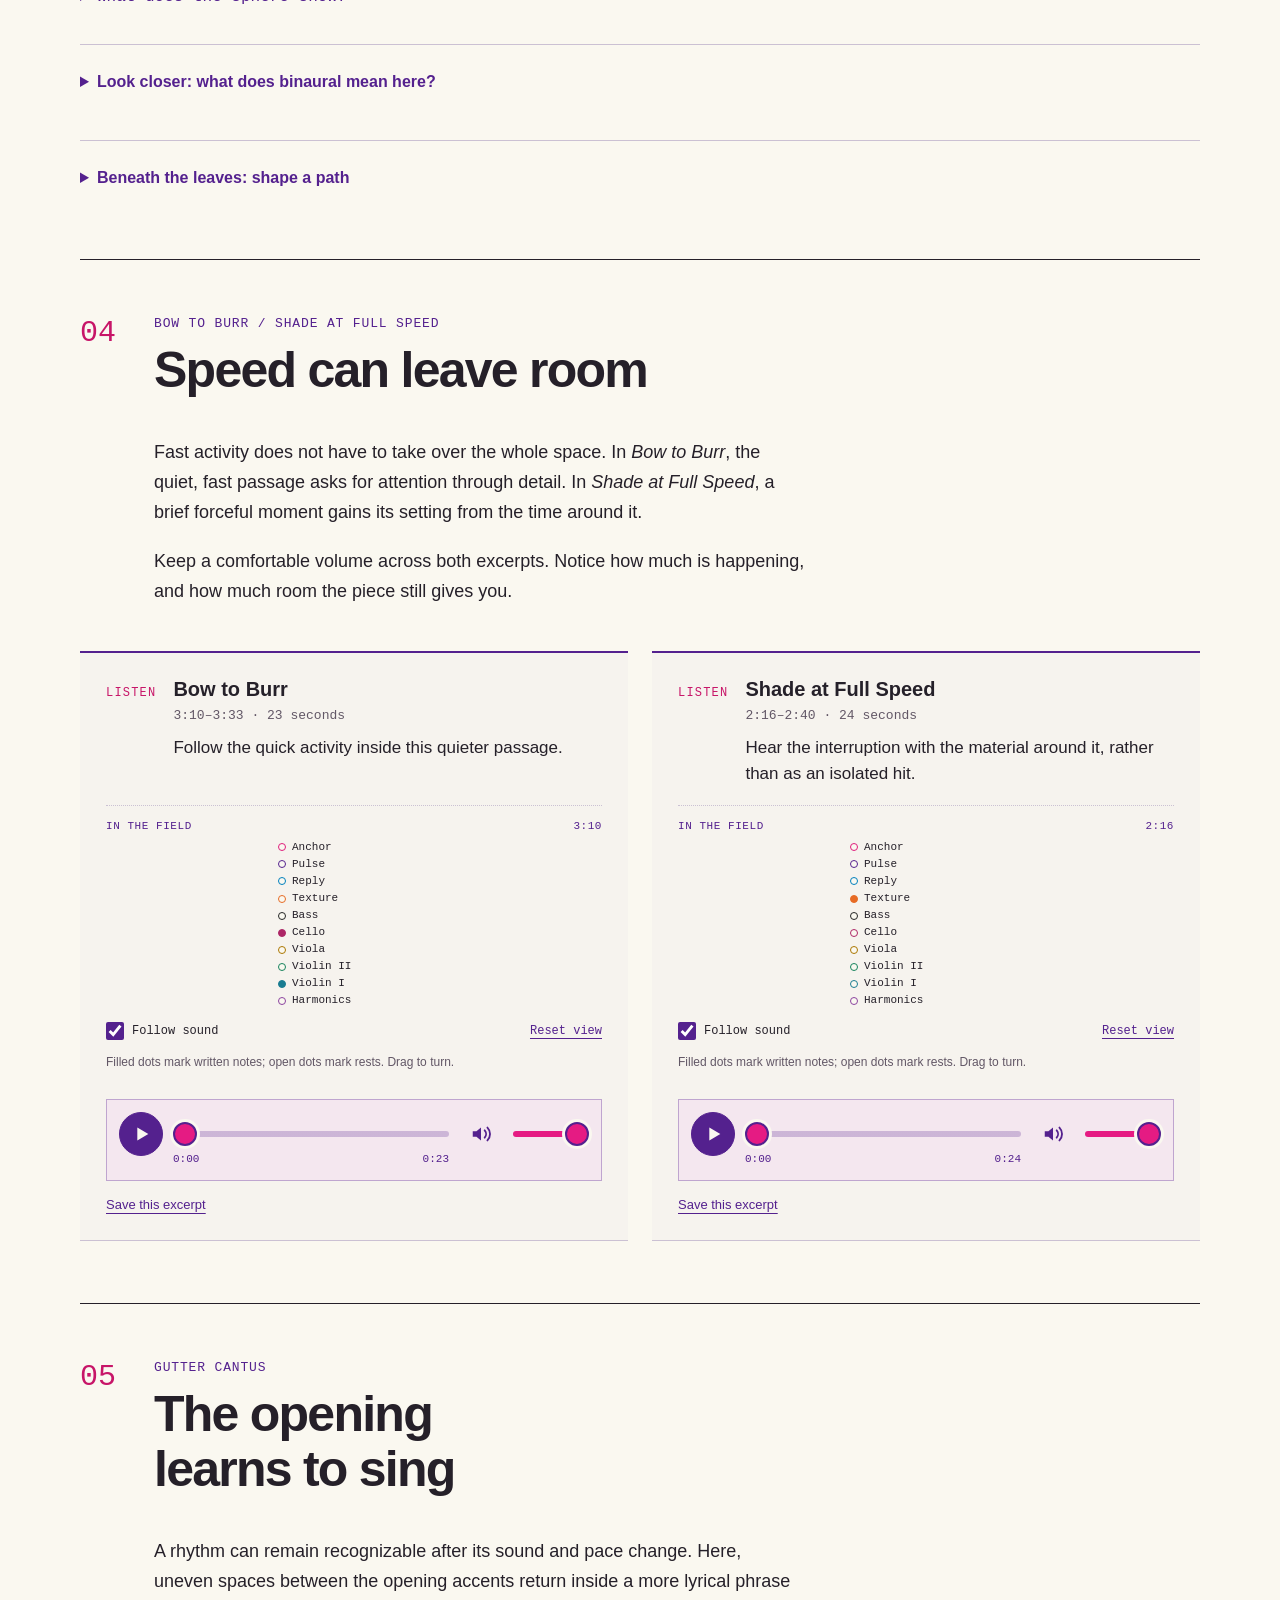
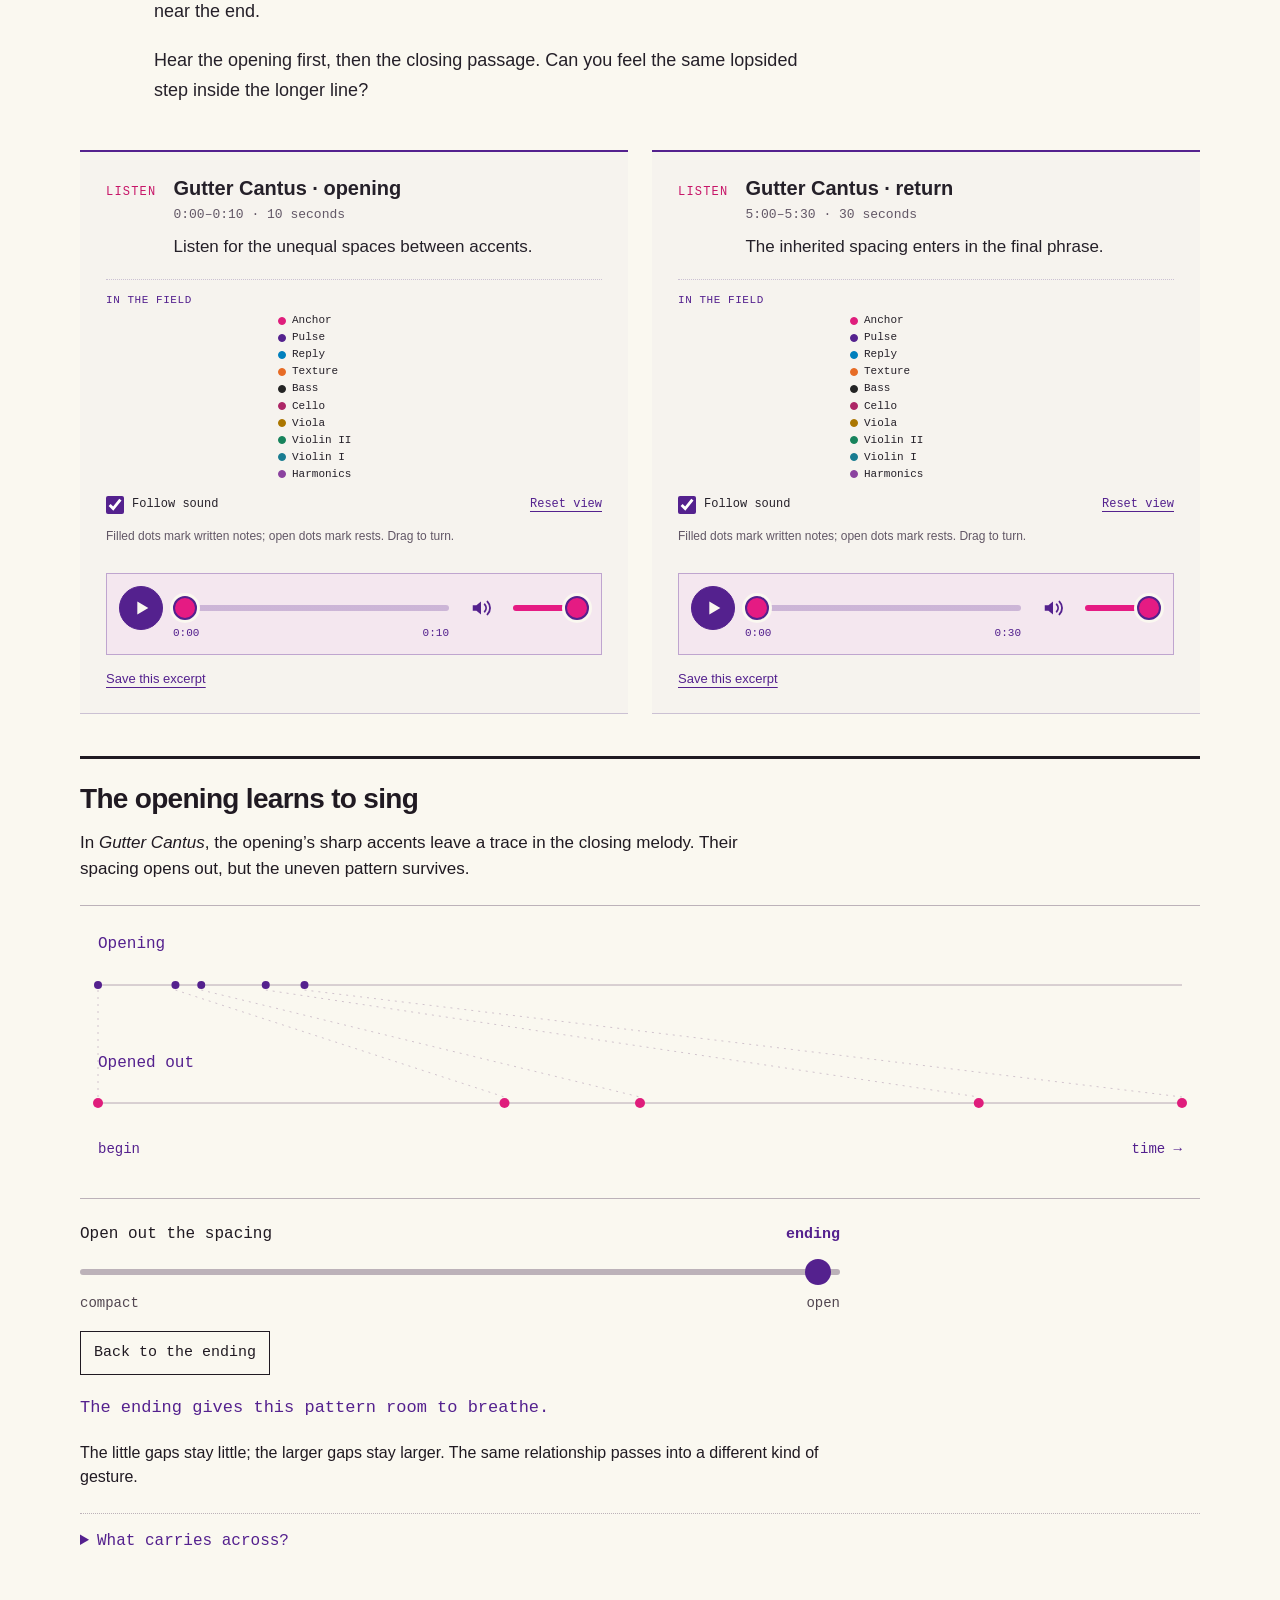
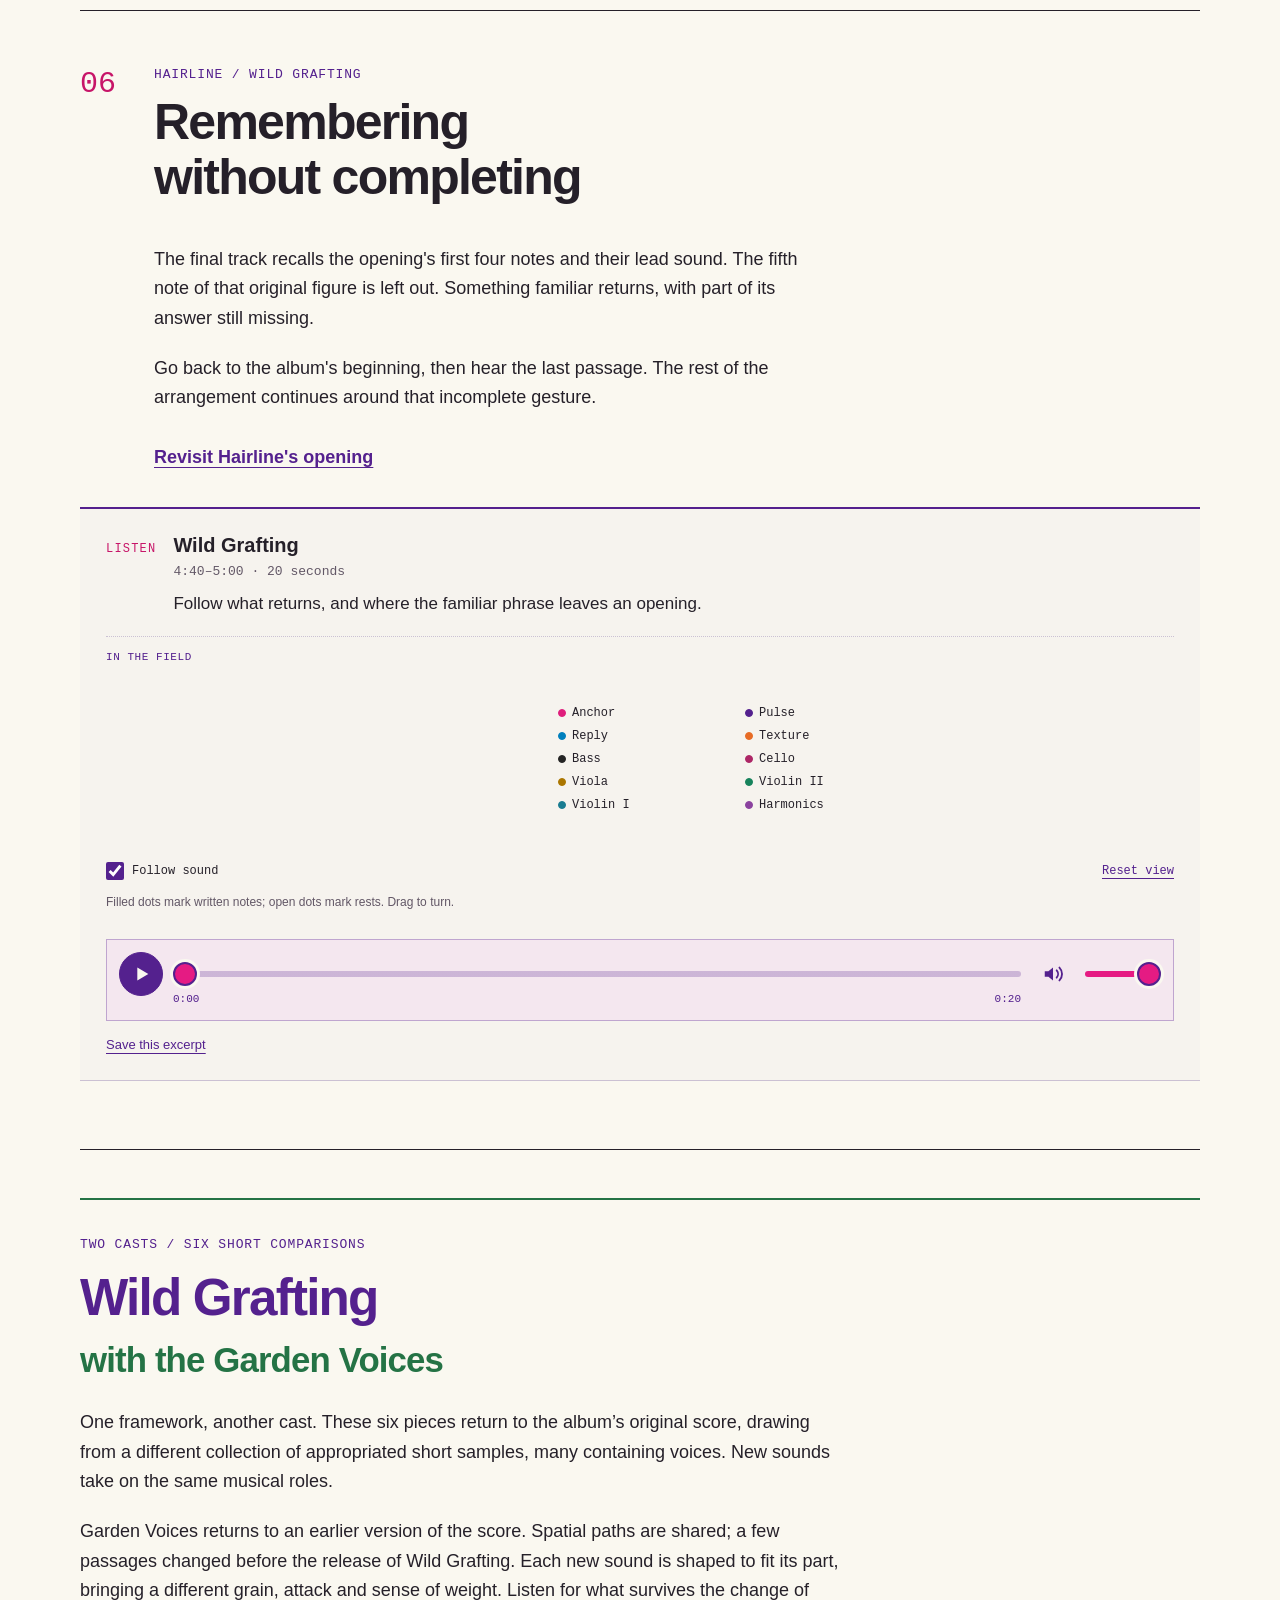
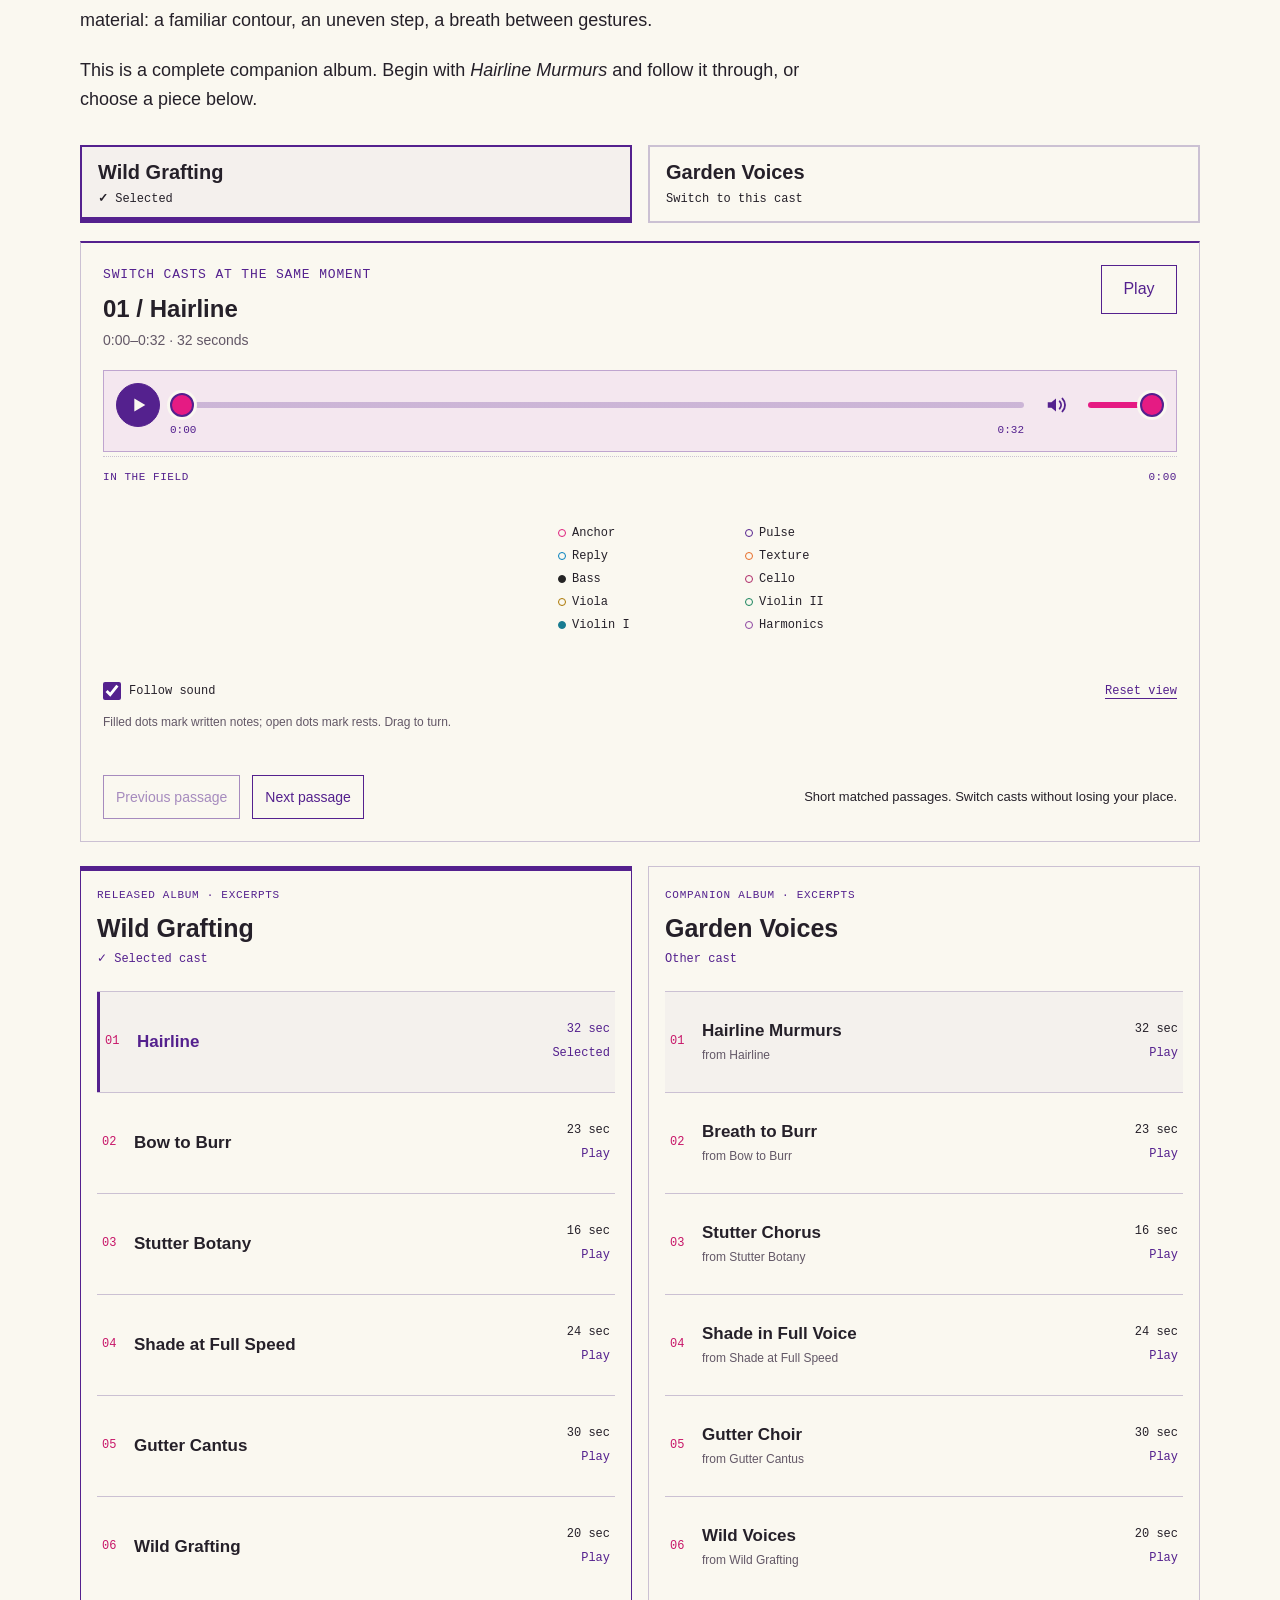
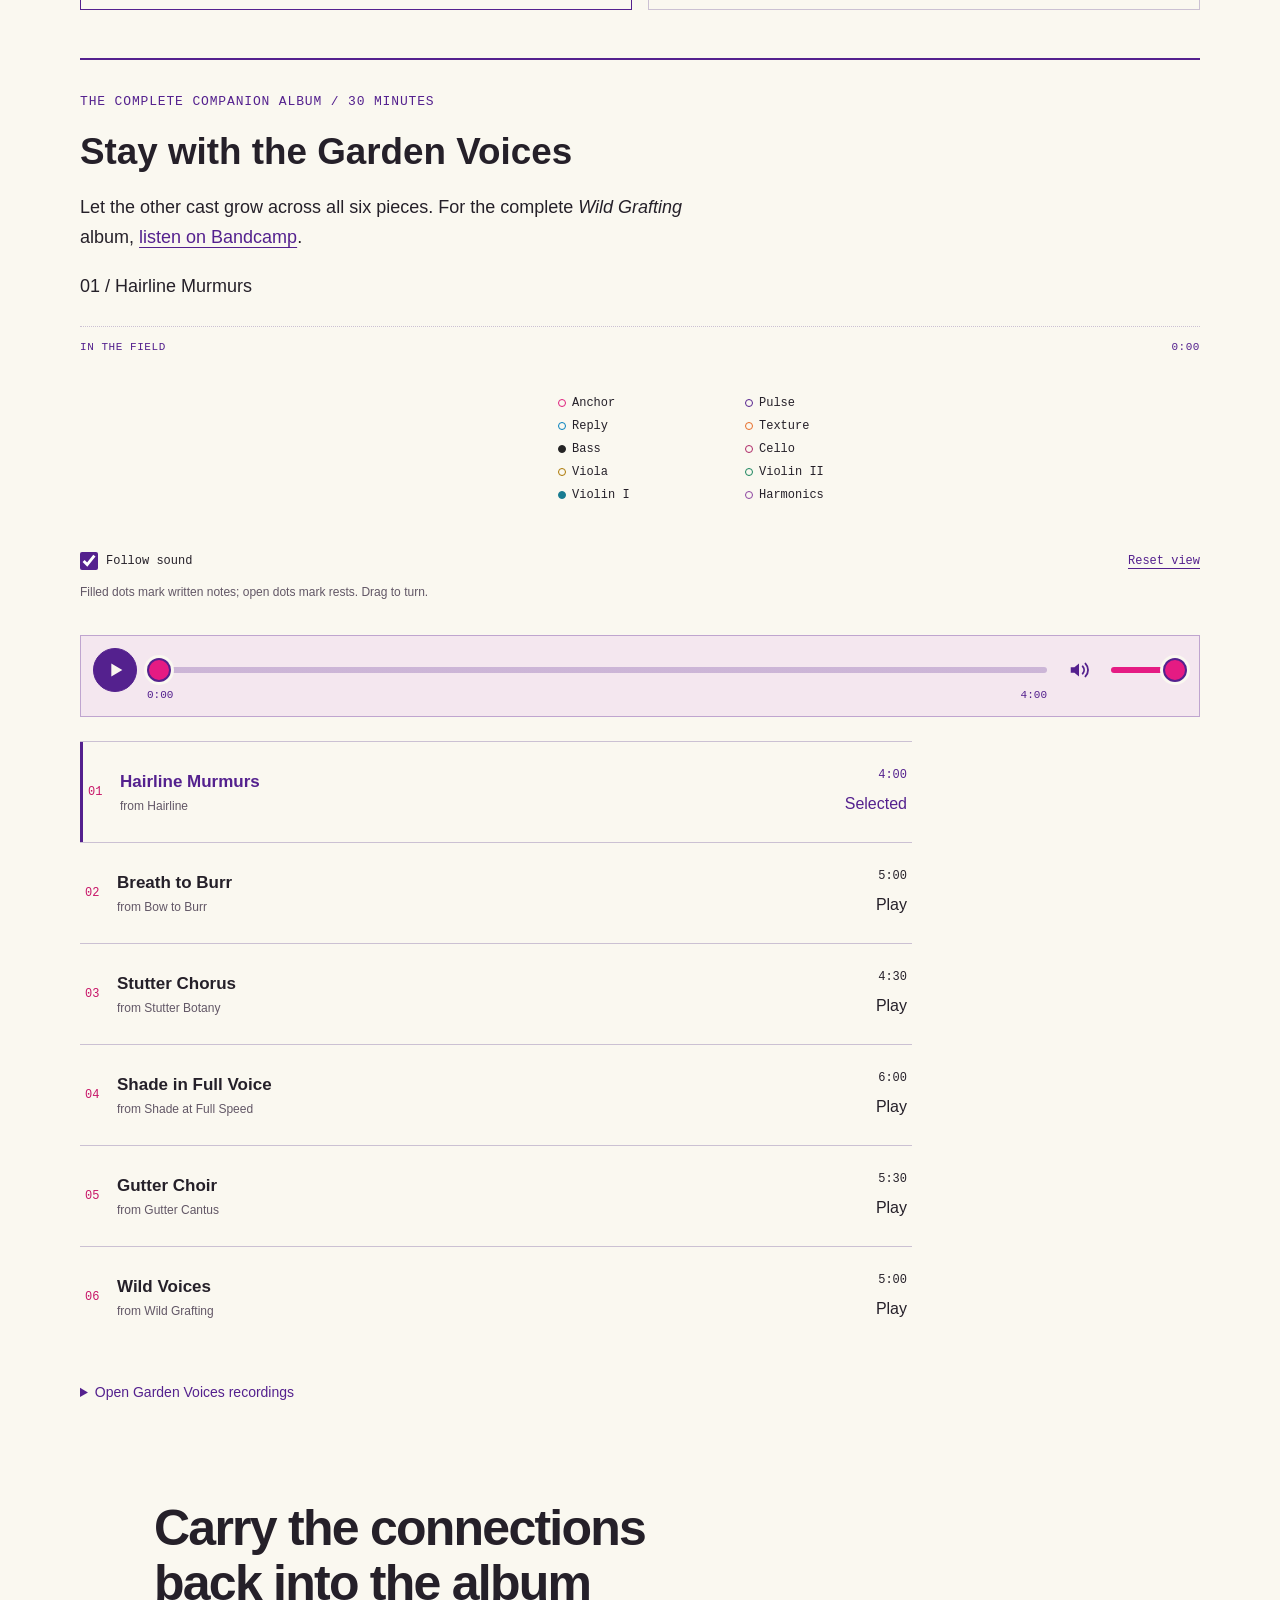
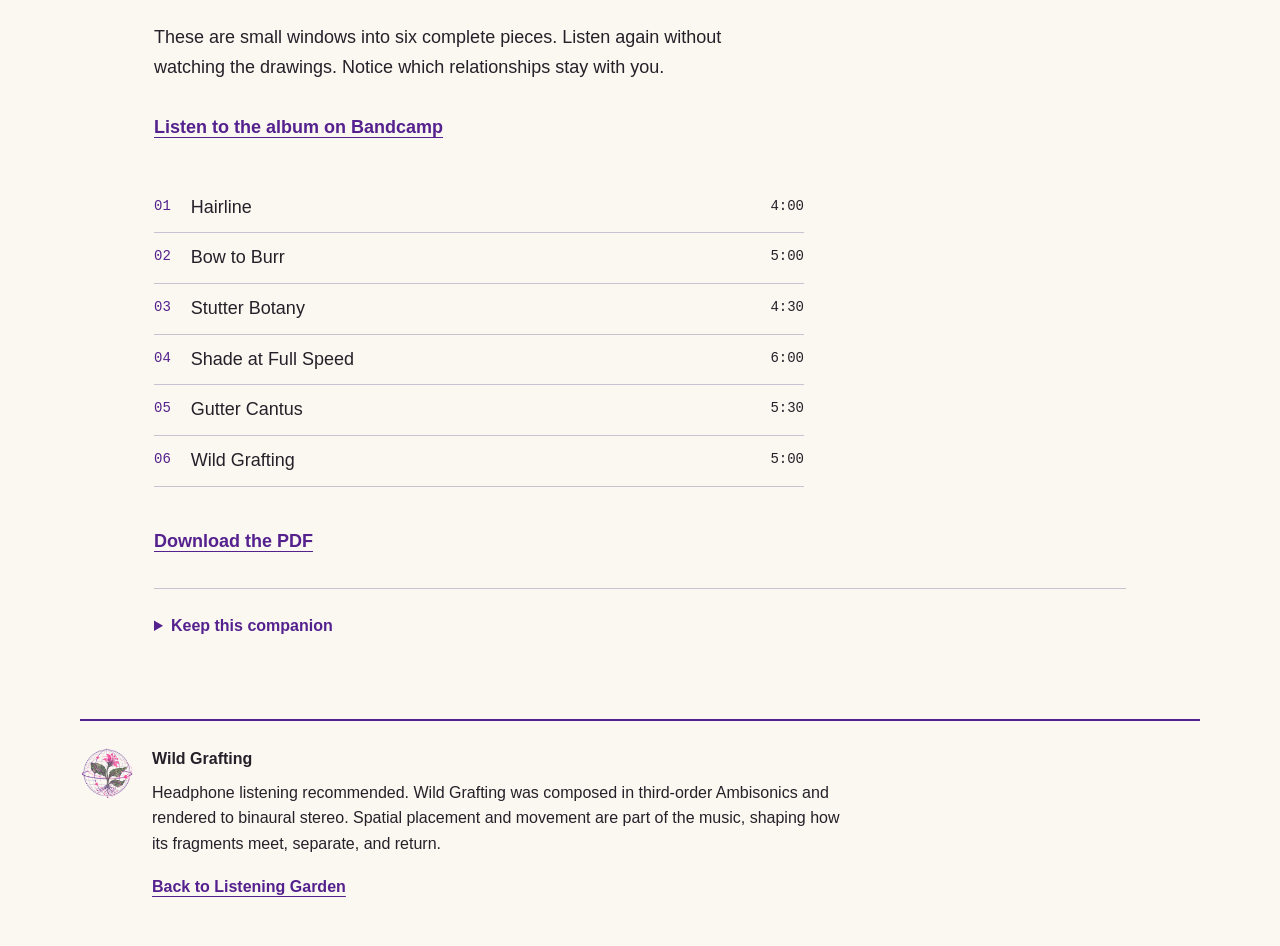
<file: wild-grafting/index.html>
<!doctype html>
<!-- If you came looking beneath the leaves: welcome. Leave a little room for something you did not plant. -->
<html lang="en"><head><meta charset="utf-8"><meta name="viewport" content="width=device-width, initial-scale=1, viewport-fit=cover"><meta name="theme-color" content="#faf8f0"><meta name="description" content="Listen inside Wild Grafting. An album companion from Listening Garden, with musical examples and a moving ambisonic field."><meta name="apple-mobile-web-app-capable" content="yes"><meta name="apple-mobile-web-app-title" content="Wild Grafting"><title>Wild Grafting — Listening Garden</title><link rel="icon" href="assets/lg-icon.png" type="image/png"><link rel="apple-touch-icon" href="assets/lg-icon.png"><link rel="stylesheet" href="assets/booklet.css?v=20261007-excerpts"><link rel="stylesheet" href="assets/reader.css?v=20261007-excerpts"><script defer src="assets/spatial-data.js"></script><script defer src="assets/booklet.js?v=20261008-phone"></script><script defer src="assets/reader.js?v=20261008-phone"></script><script defer src="assets/album-compare.js?v=20261008-phone"></script><script defer src="assets/garden-album.js?v=20261007-excerpts"></script><script defer src="assets/field-catalog.js?v=20261007-excerpts"></script><script defer src="assets/mini-fields.js?v=20261008-phone"></script><link rel="stylesheet" href="assets/album-compare.css?v=20261007-excerpts"><link rel="stylesheet" href="assets/mini-fields.css?v=20261007-excerpts"><link rel="stylesheet" href="assets/automation-sketch.css"><script defer src="assets/automation-sketch.js"></script><link rel="stylesheet" href="assets/themed-audio.css?v=20261007-excerpts"><script defer src="assets/themed-audio.js?v=20261008-phone"></script></head><body><a class="skip-link" href="#begin">Skip to the listening notes</a><header class="topbar" id="top"><a class="brand" href="../"><img src="assets/lg-icon.png" width="54" height="54" alt=""><span>listening garden<small>Wild Grafting · listening companion</small></span></a><a class="contents-link" href="#contents">Contents</a></header><main><!-- HAIRLINE / A phrase catches on a thorn. The snag grows into a branch. -->
<section class="hero" id="begin"><div class="hero-copy"><p class="eyebrow">AN ALBUM / A FIELD / SIX ENCOUNTERS</p><h1>wild<br>grafting</h1><p class="deck">An unlikely garden of sounds.</p><p>Wild Grafting grew from six months of playing with sound. I worked with a growing collection of short clips, shaping them and returning to them to hear what else they could become. These are the sounds of the Listening Garden: taking root, changing character, finding new forms as they grow.</p></div><img class="hero-cover" src="assets/cover.jpg" alt="Wild Grafting album cover: botanical drawings, bright pink lettering and violet sound-field spheres." width="3000" height="3000"></section><figure class="sound"><figcaption><span class="sound-tag">LISTEN</span><h3>Hairline</h3><span class="sound-window">Opening · 32 seconds</span><p>Begin here. Follow the line as the first fractures enter.</p></figcaption><audio id="opening-audio" controls preload="none" aria-label="Hairline: Opening · 32 seconds" data-title="Hairline" src="assets/audio/v5/01_hairline_opening.m4a"></audio><a class="audio-fallback" href="assets/audio/v5/01_hairline_opening.m4a" download>Save this excerpt</a></figure><nav class="contents" id="contents" aria-label="Booklet chapters"><p class="eyebrow">WALK THROUGH THE ALBUM</p><div><a href="#choosing">01 / choosing</a><a href="#kinship">02 / remembering</a><a href="#space">03 / inhabiting</a><a href="#quiet-speed">04 / leaving room</a><a href="#inheritance">05 / inheriting</a><a href="#return">06 / returning</a><a href="#garden-voices">Albums / two casts</a></div></nav><section class="chapter" id="choosing"><header class="chapter-heading"><span class="chapter-no">01</span><div><p class="eyebrow">HOW A LIBRARY BECOMES MUSIC</p><h2>A sound arrives with a history</h2></div></header><div class="prose"><p>The album brings these sounds into generative arrangements. A sound can hold a line, set a pulse, answer a gesture, or gather into texture. The phrases, patterns and movements through a shared ambisonic field give the material places to meet, separate, and return.</p><p>Garden Voices sends a different collection of short samples, many containing voices, through an earlier version of the score. Hearing the two casts together reveals how much lives in the material, and how much carries through the arrangement.</p><p><a class="text-link" href="#garden-voices">Hear the two casts</a></p><p>There is room for chance, but also for listening and selection. A surprising candidate can change the character of a phrase. Its timing, articulation and place in the field then help it take on a musical role.</p><h3>Same material, another way of speaking</h3><p>In these two passages, a shared source appears in contrasting roles. Listen for a family resemblance between the brief, broken gestures and the longer lines.</p></div><div class="sound-pair"><figure class="sound"><figcaption><span class="sound-tag">LISTEN</span><h3>Hairline</h3><span class="sound-window">1:02–1:12 · 10 seconds</span><p>A small string-like fracture reappears as a lower percussive gesture.</p></figcaption><audio id="02_hairline_exchange" controls preload="none" aria-label="Hairline: 1:02–1:12 · 10 seconds" data-title="Hairline" src="assets/audio/v5/02_hairline_exchange.m4a"></audio><a class="audio-fallback" href="assets/audio/v5/02_hairline_exchange.m4a" download>Save this excerpt</a></figure><figure class="sound"><figcaption><span class="sound-tag">LISTEN</span><h3>Bow to Burr</h3><span class="sound-window">4:08–4:20 · 12 seconds</span><p>A short guttural gesture and a longer bow-shaped note share their source.</p></figcaption><audio id="04_bow_exchange" controls preload="none" aria-label="Bow to Burr: 4:08–4:20 · 12 seconds" data-title="Bow to Burr" src="assets/audio/v5/04_bow_exchange.m4a"></audio><a class="audio-fallback" href="assets/audio/v5/04_bow_exchange.m4a" download>Save this excerpt</a></figure></div><details class="closer"><summary>Look closer: what is shared?</summary><p>These gestures use the same library material within each pair. The longer gesture is not a recording of the shorter one stretched out: each is made separately for its place in the phrase. Kinship can survive a change in pitch, length and touch.</p></details></section><!-- STUTTER BOTANY / The stem remembers which way it turned. The next leaf is free to reach farther. -->
<section class="chapter" id="kinship"><header class="chapter-heading"><span class="chapter-no">02</span><div><p class="eyebrow">STUTTER BOTANY</p><h2>Keep the turns.<br>Change the reach</h2></div></header><div class="prose"><p>A five-note idea returns in different forms. Its line still turns up, down, up, down, but the steps grow wider or closer together. The phrase can feel related without giving away exactly where it will go.</p><p>Listen through the passage, then move between the drawings. Try following the gesture instead of memorizing individual notes.</p></div><figure class="sound"><figcaption><span class="sound-tag">LISTEN</span><h3>Stutter Botany</h3><span class="sound-window">1:55–2:45 · 50 seconds</span><p>Listen for related turns with a changing reach.</p></figcaption><audio id="stutter-audio" controls preload="none" aria-label="Stutter Botany: 1:55–2:45 · 50 seconds" data-title="Stutter Botany" src="assets/audio/v5/05_stutter_motif.m4a"></audio><a class="audio-fallback" href="assets/audio/v5/05_stutter_motif.m4a" download>Save this excerpt</a></figure><section class="wg-lab" id="branching-study" aria-labelledby="branching-study-title">
  <div class="wg-lab-heading"><span class="wg-eyebrow">TRY A DIFFERENT PHRASE</span><h2 id="branching-study-title">Changed, but still related</h2><p>This five-note idea keeps turning in the same directions. Its leaps change size, and its last appearance moves twice as quickly.</p></div>
  <div class="wg-chart-wrap"><svg id="stutter-chart" viewBox="0 0 600 290" role="img" aria-labelledby="stutter-chart-title stutter-chart-desc"><title id="stutter-chart-title">The shape of a five-note phrase</title><desc id="stutter-chart-desc">Select one of five phrases to follow its rises and falls.</desc></svg></div>
  <div class="wg-relation-controls"><label for="stutter-statement">Choose a phrase <output id="stutter-number">1 of 5</output></label><input id="stutter-statement" type="range" min="0" max="4" step="1" value="0"><div class="wg-statement-ticks" aria-hidden="true"><span>first</span><span>last</span></div><div class="wg-step-buttons"><button id="stutter-previous" type="button">Previous</button><button id="stutter-next" type="button">Next</button></div></div>
  <p class="wg-observation" id="stutter-observation" aria-live="polite"></p>
  <p class="wg-figure-note">Follow the shape: up, down, up, down. The pale lines hold the other phrases in view.</p>
  <details class="wg-details"><summary>A closer look at the relationship</summary><div><p>Every drawing uses the same pitch scale. The entrances keep their relative positions in time, even when the final phrase takes half as long. The selector changes the drawing only.</p><p>Keeping the direction of each step does not keep every relationship between the pitches. That is one way the phrase can stay familiar while becoming less predictable.</p></div></details>
</section></section><section class="chapter field-chapter" id="space"><header class="chapter-heading"><span class="chapter-no">03</span><div><p class="eyebrow">AMBISONICS / ONE SHARED FIELD</p><h2>The space belongs<br>to the phrase</h2></div></header><div class="prose"><p>A steady voice gives a wandering one something to move against. Position, width and movement become part of the arrangement, alongside pitch and rhythm.</p><p>All of the voices meet in one ambisonic field. That field is shaped together, then rendered into the two ear channels of the headphone mix. Listen while the drawing follows a short passage from <i>Stutter Botany</i>.</p></div><section class="wg-lab" id="living-field" aria-labelledby="living-field-title">
  <div class="wg-lab-heading"><span class="wg-eyebrow">LISTEN + EXPLORE</span><h2 id="living-field-title">Follow a sound through the field</h2><p>Play this moment from <i>Stutter Botany</i>. Five voices share one sphere, each with its own color and path.</p></div>
  <div class="wg-transport"><audio data-title="Stutter Botany · moving field" id="field-audio" class="listening-audio" controls preload="none" src="assets/audio/v5/06_stutter_field.m4a">Your browser cannot play this audio. <a href="assets/audio/v5/06_stutter_field.m4a">Download the listening excerpt.</a></audio><p class="wg-small">16 seconds · headphones welcome</p><p class="wg-audio-error" id="field-audio-error" role="status" hidden></p></div>
  <div class="wg-field-layout">
    <div class="wg-field-drawing"><canvas id="field-canvas" width="840" height="700" tabindex="0" role="img" aria-label="Five voices arranged around a sphere. Drag or use arrow keys to turn the view. Home resets it. Voice visibility controls follow the drawing."></canvas>  <div class="wg-seek"><label for="field-scrub">Find a moment <output id="field-time" aria-live="off">1:07</output></label><input id="field-scrub" type="range" min="0" max="16" step="0.01" value="0" aria-label="Seek within this Stutter Botany excerpt"><div class="wg-time-ends"><span>start</span><span>end</span></div></div><p class="wg-canvas-hint">Drag to turn the view. The music stays the same.</p></div>
    <div class="wg-field-sidebar"><fieldset class="wg-voices"><legend>Which voices do you see?</legend><div id="field-roles"></div></fieldset><p class="wg-small">A filled dot marks an active note. An open dot marks a rest.</p><div class="wg-view-controls" aria-label="Turn the sphere"><button type="button" data-field-turn="left" aria-label="Turn view left">←</button><button type="button" data-field-turn="right" aria-label="Turn view right">→</button><button type="button" data-field-turn="up" aria-label="Turn view up">↑</button><button type="button" data-field-turn="down" aria-label="Turn view down">↓</button><button type="button" id="field-reset">Reset</button></div><label class="wg-follow"><input type="checkbox" id="field-follow" checked> Follow playback</label><p class="wg-small" id="field-follow-note">Switch this off to hold the drawing while you listen.</p></div>
  </div>
  <p class="wg-figure-note">Hide a voice to follow another more easily. This changes the drawing; you still hear the complete mix.</p>
  <details class="wg-details wg-snapshot-details" id="field-snapshots"><summary>See the passage at a glance</summary><div><p>Sixteen moments, one second apart. Tap a sphere to go there in the recording.</p><div class="wg-snapshot-grid" id="field-snapshot-grid"></div></div></details>
  <details class="wg-details"><summary>What does the sphere show?</summary><div><p>These are the directions written into the arrangement for five selected voices. Each linked pair of dots shows the two sides of a stereo source. The dotted trail follows its recent movement.</p><p>The sphere is a map of the composition, not a measurement of where you will hear a sound. Distance from the center does not mean loudness or distance from the listener. A note’s tail can continue after its marker opens.</p><p>The camera begins at a fixed angle. Turning it changes your view of the drawing, not the binaural recording.</p></div></details>
  <noscript><p>The moving drawing needs JavaScript. The audio remains available.</p></noscript>
</section><details class="closer"><summary>Look closer: what does binaural mean here?</summary><p>The album was composed in a three-dimensional sound field. Its released two-channel mix carries a headphone rendering of that field. You can play it as an ordinary stereo recording; headphones keep the left- and right-ear signals separate.</p><p>The drawing shows the arrangement's stored directions. It helps explain how the voices relate in space; the sense of location you hear will also depend on your headphones and your own hearing.</p></details><details class="closer composition-glimpse"><summary>Beneath the leaves: shape a path</summary><section class="automation-sketch" id="automation-sketch" aria-labelledby="automation-sketch-title">
  <header class="as-heading"><p class="as-kicker">COMPOSITION STUDY</p><h2 id="automation-sketch-title">Shape a path</h2><p class="as-caption">Sketch a possible path through the field. Give a gesture somewhere to go.</p></header>
  <div class="as-workspace">
    <div class="as-field">
      <canvas class="as-sphere" width="600" height="440" role="img" aria-label="A sketch of three role paths around a sound field"></canvas>
      <div class="as-time-heading"><label for="as-time">Move through the phrase</label><output aria-live="off" for="as-time" class="as-time-output">0%</output></div>
      <input id="as-time" class="as-time" type="range" min="0" max="100" step="0.1" value="0" aria-valuetext="Start of phrase">
      <div class="as-range-ends" aria-hidden="true"><span>beginning</span><span>end</span></div>
      <div class="as-preview"><button class="as-play" type="button" aria-pressed="false">Follow the path</button><span class="as-reduced-note" hidden>Motion is paused by your device setting. Move the time slider to explore.</span></div>
    </div>
    <div class="as-editor">
      <fieldset class="as-role-choices"><legend>Choose a role to shape</legend><div><button type="button" data-as-role="0" aria-pressed="true" style="--as-role:#df1d7c;--as-ui:#c71568">Anchor</button><button type="button" data-as-role="1" aria-pressed="false" style="--as-role:#54218e;--as-ui:#54218e">Pulse</button><button type="button" data-as-role="2" aria-pressed="false" style="--as-role:#007fbd;--as-ui:#006a9f">Reply</button></div></fieldset>
      <div class="as-curve-heading"><h3>Left / right</h3><span class="as-curve-role">Anchor</span></div>
      <div class="as-curve-wrap">
        <div class="as-curve-labels" aria-hidden="true"><span>left</span><span>front</span><span>right</span></div>
        <div class="as-curve"><svg viewBox="0 0 500 200" preserveAspectRatio="none" aria-hidden="true"><path class="as-guide" d="M0 10H500M0 100H500M0 190H500"/><path class="as-trace"/><path class="as-cursor"/><circle class="as-moving-point" r="5"/></svg>
          <div class="as-points" role="group" aria-label="Five editable points. Use arrow keys or the direction slider to move the selected point."></div>
        </div>
      </div>
      <div class="as-point-heading"><label for="as-direction">Point <span class="as-point-number">1</span> direction</label><output aria-live="off" class="as-direction-output" for="as-direction">Front</output></div>
      <input class="as-direction" id="as-direction" type="range" min="-100" max="100" step="1" value="0" aria-valuetext="Front">
      <div class="as-range-ends" aria-hidden="true"><span>right</span><span>front</span><span>left</span></div>
      <p class="as-help">Drag a numbered point, or select one and adjust its direction.</p>
      <button type="button" class="as-reset">Reset these paths</button>
    </div>
  </div>
  <p class="as-footnote">An editable drawing; the album recording stays unchanged.</p>
</section>
</details></section><!-- BOW TO BURR / Some of the busiest things in this garden are small enough to miss. Sit here a while. -->
<section class="chapter" id="quiet-speed"><header class="chapter-heading"><span class="chapter-no">04</span><div><p class="eyebrow">BOW TO BURR / SHADE AT FULL SPEED</p><h2>Speed can leave room</h2></div></header><div class="prose"><p>Fast activity does not have to take over the whole space. In <i>Bow to Burr</i>, the quiet, fast passage asks for attention through detail. In <i>Shade at Full Speed</i>, a brief forceful moment gains its setting from the time around it.</p><p>Keep a comfortable volume across both excerpts. Notice how much is happening, and how much room the piece still gives you.</p></div><div class="sound-pair"><figure class="sound"><figcaption><span class="sound-tag">LISTEN</span><h3>Bow to Burr</h3><span class="sound-window">3:10–3:33 · 23 seconds</span><p>Follow the quick activity inside this quieter passage.</p></figcaption><audio id="03_bow_quiet_fast" controls preload="none" aria-label="Bow to Burr: 3:10–3:33 · 23 seconds" data-title="Bow to Burr" src="assets/audio/v5/03_bow_quiet_fast.m4a"></audio><a class="audio-fallback" href="assets/audio/v5/03_bow_quiet_fast.m4a" download>Save this excerpt</a></figure><figure class="sound"><figcaption><span class="sound-tag">LISTEN</span><h3>Shade at Full Speed</h3><span class="sound-window">2:16–2:40 · 24 seconds</span><p>Hear the interruption with the material around it, rather than as an isolated hit.</p></figcaption><!-- SHADE AT FULL SPEED / Shade has its own tempo. Even the sudden weather needs somewhere quiet to pass through. -->
<audio id="07_shade_interruption" controls preload="none" aria-label="Shade at Full Speed: 2:16–2:40 · 24 seconds" data-title="Shade at Full Speed" src="assets/audio/v5/07_shade_interruption.m4a"></audio><a class="audio-fallback" href="assets/audio/v5/07_shade_interruption.m4a" download>Save this excerpt</a></figure></div></section><!-- GUTTER CANTUS / Rain keeps its crooked rhythm, even after the gutter learns to sing. -->
<section class="chapter" id="inheritance"><header class="chapter-heading"><span class="chapter-no">05</span><div><p class="eyebrow">GUTTER CANTUS</p><h2>The opening<br>learns to sing</h2></div></header><div class="prose"><p>A rhythm can remain recognizable after its sound and pace change. Here, uneven spaces between the opening accents return inside a more lyrical phrase near the end.</p><p>Hear the opening first, then the closing passage. Can you feel the same lopsided step inside the longer line?</p></div><div class="sound-pair"><figure class="sound"><figcaption><span class="sound-tag">LISTEN</span><h3>Gutter Cantus · opening</h3><span class="sound-window">0:00–0:10 · 10 seconds</span><p>Listen for the unequal spaces between accents.</p></figcaption><audio id="08_gutter_opening" controls preload="none" aria-label="Gutter Cantus · opening: 0:00–0:10 · 10 seconds" data-title="Gutter Cantus · opening" src="assets/audio/v5/08_gutter_opening.m4a"></audio><a class="audio-fallback" href="assets/audio/v5/08_gutter_opening.m4a" download>Save this excerpt</a></figure><figure class="sound"><figcaption><span class="sound-tag">LISTEN</span><h3>Gutter Cantus · return</h3><span class="sound-window">5:00–5:30 · 30 seconds</span><p>The inherited spacing enters in the final phrase.</p></figcaption><audio id="gutter-audio" controls preload="none" aria-label="Gutter Cantus · return: 5:00–5:30 · 30 seconds" data-title="Gutter Cantus · return" src="assets/audio/v5/09_gutter_return.m4a"></audio><a class="audio-fallback" href="assets/audio/v5/09_gutter_return.m4a" download>Save this excerpt</a></figure></div><section class="wg-lab" id="gutter-study" aria-labelledby="gutter-study-title">
  <div class="wg-lab-heading"><span class="wg-eyebrow">OPEN OUT THE RHYTHM</span><h2 id="gutter-study-title">The opening learns to sing</h2><p>In <i>Gutter Cantus</i>, the opening’s sharp accents leave a trace in the closing melody. Their spacing opens out, but the uneven pattern survives.</p></div>
  <div class="wg-chart-wrap"><svg id="gutter-chart" viewBox="0 0 600 285" role="img" aria-labelledby="gutter-chart-title gutter-chart-desc"><title id="gutter-chart-title">One rhythm, opened out</title><desc id="gutter-chart-desc">The first row holds the opening rhythm. Move the slider to open out its spacing in the second row.</desc></svg></div>
  <div class="wg-relation-controls"><label for="gutter-scale">Open out the spacing <output id="gutter-scale-value">ending</output></label><input id="gutter-scale" type="range" min="1" max="5.25" step="0.01" value="5.25"><div class="wg-time-ends"><span>compact</span><span>open</span></div><button id="gutter-recorded" type="button">Back to the ending</button></div>
  <p class="wg-observation" id="gutter-observation" aria-live="polite"></p>
  <p class="wg-figure-note">The little gaps stay little; the larger gaps stay larger. The same relationship passes into a different kind of gesture.</p>
  <details class="wg-details"><summary>What carries across?</summary><div><p>The closing phrase borrows the proportions between the opening’s entrances. It uses different sound material. The drawing stretches the timing of those entrances, not the notes’ lengths or timbres.</p><p>The final span is seven seconds, just over five times the opening’s. Moving this slider explores that relationship; it does not alter the recording.</p></div></details>
</section></section><!-- WILD GRAFTING / We left a little of the phrase unplanted. Perhaps it takes root on the other side of the recording. -->
<section class="chapter" id="return"><header class="chapter-heading"><span class="chapter-no">06</span><div><p class="eyebrow">HAIRLINE / WILD GRAFTING</p><h2>Remembering<br>without completing</h2></div></header><div class="prose"><p>The final track recalls the opening's first four notes and their lead sound. The fifth note of that original figure is left out. Something familiar returns, with part of its answer still missing.</p><p>Go back to the album's beginning, then hear the last passage. The rest of the arrangement continues around that incomplete gesture.</p><a class="text-link" href="#opening-audio">Revisit Hairline's opening</a></div><figure class="sound"><figcaption><span class="sound-tag">LISTEN</span><h3>Wild Grafting</h3><span class="sound-window">4:40–5:00 · 20 seconds</span><p>Follow what returns, and where the familiar phrase leaves an opening.</p></figcaption><audio id="10_wild_grafting_return" controls preload="none" aria-label="Wild Grafting: 4:40–5:00 · 20 seconds" data-title="Wild Grafting" src="assets/audio/v5/10_wild_grafting_return.m4a"></audio><a class="audio-fallback" href="assets/audio/v5/10_wild_grafting_return.m4a" download>Save this excerpt</a></figure></section><!-- GARDEN VOICES / Same beds, unfamiliar seedlings. Who knew so many of them would want to talk? -->
<section class="garden-album garden-companion album-comparison" id="garden-voices" aria-labelledby="garden-album-title">
<header><p class="eyebrow">TWO CASTS / SIX SHORT COMPARISONS</p><h2 id="garden-album-title">Wild Grafting<br><span>with the Garden Voices</span></h2></header>
<div class="garden-description"><p>One framework, another cast. These six pieces return to the album’s original score, drawing from a different collection of appropriated short samples, many containing voices. New sounds take on the same musical roles.</p><p>Garden Voices returns to an earlier version of the score. Spatial paths are shared; a few passages changed before the release of Wild Grafting. Each new sound is shaped to fit its part, bringing a different grain, attack and sense of weight. Listen for what survives the change of material: a familiar contour, an uneven step, a breath between gestures.</p><p>This is a complete companion album. Begin with <i>Hairline Murmurs</i> and follow it through, or choose a piece below.</p></div>
<div class="comparison-switch" role="group" aria-label="Choose the album cast">
<button type="button" data-select-album="original" aria-pressed="true"><span>Wild Grafting</span><span class="comparison-selection">Selected</span></button>
<button type="button" data-select-album="voices" aria-pressed="false"><span>Garden Voices</span><span class="comparison-selection">Switch to this cast</span></button>
</div>
<div class="comparison-current">
<p class="eyebrow">SWITCH CASTS AT THE SAME MOMENT</p><h3 id="comparison-track-title">01 / Hairline</h3><p id="comparison-track-origin">0:00–0:32 · 32 seconds</p><button type="button" id="comparison-play">Play</button>
<audio id="comparison-player" controls preload="none" src="assets/audio/v5/01_hairline_opening.m4a" data-title="Wild Grafting · Hairline" data-track-index="0" data-album-side="original" aria-label="Wild Grafting · Hairline"></audio>
<div class="comparison-field-slot"></div>
<div class="comparison-navigation"><button type="button" id="comparison-previous" disabled>Previous passage</button><button type="button" id="comparison-next">Next passage</button><span>Short matched passages. Switch casts without losing your place.</span></div>
<p id="comparison-status" class="comparison-status" role="status" aria-live="polite"></p>
</div>
<div class="comparison-albums"><section class="comparison-album" data-album-panel="original" data-selected="true" aria-labelledby="comparison-original-title"><p class="eyebrow">RELEASED ALBUM · EXCERPTS</p><h3 id="comparison-original-title">Wild Grafting</h3><span class="comparison-panel-state">Selected cast</span><ol class="comparison-tracks" aria-label="Wild Grafting tracks"><li><button type="button" data-track-index="0" data-album-side="original" data-file="assets/audio/v5/01_hairline_opening.m4a" data-window="0:00–0:32 · 32 seconds" data-title="Hairline" data-original="Hairline"><span class="comparison-track-number">01</span><span class="comparison-track-name">Hairline</span><span class="comparison-track-end"><span class="comparison-track-length">32 sec</span><span class="comparison-track-action">Play</span></span></button></li><li><button type="button" data-track-index="1" data-album-side="original" data-file="assets/audio/v5/03_bow_quiet_fast.m4a" data-window="3:10–3:33 · 23 seconds" data-title="Bow to Burr" data-original="Bow to Burr"><span class="comparison-track-number">02</span><span class="comparison-track-name">Bow to Burr</span><span class="comparison-track-end"><span class="comparison-track-length">23 sec</span><span class="comparison-track-action">Play</span></span></button></li><li><button type="button" data-track-index="2" data-album-side="original" data-file="assets/audio/v5/06_stutter_field.m4a" data-window="1:07.7–1:23.7 · 16 seconds" data-title="Stutter Botany" data-original="Stutter Botany"><span class="comparison-track-number">03</span><span class="comparison-track-name">Stutter Botany</span><span class="comparison-track-end"><span class="comparison-track-length">16 sec</span><span class="comparison-track-action">Play</span></span></button></li><li><button type="button" data-track-index="3" data-album-side="original" data-file="assets/audio/v5/07_shade_interruption.m4a" data-window="2:16–2:40 · 24 seconds" data-title="Shade at Full Speed" data-original="Shade at Full Speed"><span class="comparison-track-number">04</span><span class="comparison-track-name">Shade at Full Speed</span><span class="comparison-track-end"><span class="comparison-track-length">24 sec</span><span class="comparison-track-action">Play</span></span></button></li><li><button type="button" data-track-index="4" data-album-side="original" data-file="assets/audio/v5/09_gutter_return.m4a" data-window="5:00–5:30 · 30 seconds" data-title="Gutter Cantus" data-original="Gutter Cantus"><span class="comparison-track-number">05</span><span class="comparison-track-name">Gutter Cantus</span><span class="comparison-track-end"><span class="comparison-track-length">30 sec</span><span class="comparison-track-action">Play</span></span></button></li><li><button type="button" data-track-index="5" data-album-side="original" data-file="assets/audio/v5/10_wild_grafting_return.m4a" data-window="4:40–5:00 · 20 seconds" data-title="Wild Grafting" data-original="Wild Grafting"><span class="comparison-track-number">06</span><span class="comparison-track-name">Wild Grafting</span><span class="comparison-track-end"><span class="comparison-track-length">20 sec</span><span class="comparison-track-action">Play</span></span></button></li></ol></section><section class="comparison-album" data-album-panel="voices" data-selected="false" aria-labelledby="comparison-voices-title"><p class="eyebrow">COMPANION ALBUM · EXCERPTS</p><h3 id="comparison-voices-title">Garden Voices</h3><span class="comparison-panel-state">Other cast</span><ol class="comparison-tracks" aria-label="Garden Voices tracks"><li><button type="button" data-track-index="0" data-album-side="voices" data-file="assets/comparison/01_hairline_voices.m4a" data-window="0:00–0:32 · 32 seconds" data-title="Hairline Murmurs" data-original="Hairline"><span class="comparison-track-number">01</span><span class="comparison-track-name">Hairline Murmurs<small>from Hairline</small></span><span class="comparison-track-end"><span class="comparison-track-length">32 sec</span><span class="comparison-track-action">Play</span></span></button></li><li><button type="button" data-track-index="1" data-album-side="voices" data-file="assets/comparison/02_bow_voices.m4a" data-window="3:10–3:33 · 23 seconds" data-title="Breath to Burr" data-original="Bow to Burr"><span class="comparison-track-number">02</span><span class="comparison-track-name">Breath to Burr<small>from Bow to Burr</small></span><span class="comparison-track-end"><span class="comparison-track-length">23 sec</span><span class="comparison-track-action">Play</span></span></button></li><li><button type="button" data-track-index="2" data-album-side="voices" data-file="assets/comparison/03_stutter_voices.m4a" data-window="1:07.7–1:23.7 · 16 seconds" data-title="Stutter Chorus" data-original="Stutter Botany"><span class="comparison-track-number">03</span><span class="comparison-track-name">Stutter Chorus<small>from Stutter Botany</small></span><span class="comparison-track-end"><span class="comparison-track-length">16 sec</span><span class="comparison-track-action">Play</span></span></button></li><li><button type="button" data-track-index="3" data-album-side="voices" data-file="assets/comparison/04_shade_voices.m4a" data-window="2:16–2:40 · 24 seconds" data-title="Shade in Full Voice" data-original="Shade at Full Speed"><span class="comparison-track-number">04</span><span class="comparison-track-name">Shade in Full Voice<small>from Shade at Full Speed</small></span><span class="comparison-track-end"><span class="comparison-track-length">24 sec</span><span class="comparison-track-action">Play</span></span></button></li><li><button type="button" data-track-index="4" data-album-side="voices" data-file="assets/comparison/05_gutter_voices.m4a" data-window="5:00–5:30 · 30 seconds" data-title="Gutter Choir" data-original="Gutter Cantus"><span class="comparison-track-number">05</span><span class="comparison-track-name">Gutter Choir<small>from Gutter Cantus</small></span><span class="comparison-track-end"><span class="comparison-track-length">30 sec</span><span class="comparison-track-action">Play</span></span></button></li><li><button type="button" data-track-index="5" data-album-side="voices" data-file="assets/comparison/06_wild_voices.m4a" data-window="4:40–5:00 · 20 seconds" data-title="Wild Voices" data-original="Wild Grafting"><span class="comparison-track-number">06</span><span class="comparison-track-name">Wild Voices<small>from Wild Grafting</small></span><span class="comparison-track-end"><span class="comparison-track-length">20 sec</span><span class="comparison-track-action">Play</span></span></button></li></ol></section></div>
<section class="garden-full-album" aria-labelledby="garden-full-title"><p class="eyebrow">THE COMPLETE COMPANION ALBUM / 30 MINUTES</p><h3 id="garden-full-title">Stay with the Garden Voices</h3><p>Let the other cast grow across all six pieces. For the complete <i>Wild Grafting</i> album, <a href="https://listeninggarden.bandcamp.com/album/wild-grafting">listen on Bandcamp</a>.</p><p id="garden-full-now">01 / Hairline Murmurs</p><audio id="garden-album-player" controls preload="none" src="assets/garden-voices/01_Hairline_Murmurs.m4a" data-title="Garden Voices · Hairline Murmurs" aria-label="Garden Voices · Hairline Murmurs"></audio><ol class="comparison-tracks garden-full-tracks" aria-label="Complete Garden Voices album"><li><button type="button" data-garden-track="0" data-file="assets/garden-voices/01_Hairline_Murmurs.m4a" data-title="Hairline Murmurs"><span class="comparison-track-number">01</span><span class="comparison-track-name">Hairline Murmurs<small>from Hairline</small></span><span class="comparison-track-end"><span class="comparison-track-length">4:00</span><span class="garden-track-action">Play</span></span></button></li><li><button type="button" data-garden-track="1" data-file="assets/garden-voices/02_Breath_to_Burr.m4a" data-title="Breath to Burr"><span class="comparison-track-number">02</span><span class="comparison-track-name">Breath to Burr<small>from Bow to Burr</small></span><span class="comparison-track-end"><span class="comparison-track-length">5:00</span><span class="garden-track-action">Play</span></span></button></li><li><button type="button" data-garden-track="2" data-file="assets/garden-voices/03_Stutter_Chorus.m4a" data-title="Stutter Chorus"><span class="comparison-track-number">03</span><span class="comparison-track-name">Stutter Chorus<small>from Stutter Botany</small></span><span class="comparison-track-end"><span class="comparison-track-length">4:30</span><span class="garden-track-action">Play</span></span></button></li><li><button type="button" data-garden-track="3" data-file="assets/garden-voices/04_Shade_in_Full_Voice.m4a" data-title="Shade in Full Voice"><span class="comparison-track-number">04</span><span class="comparison-track-name">Shade in Full Voice<small>from Shade at Full Speed</small></span><span class="comparison-track-end"><span class="comparison-track-length">6:00</span><span class="garden-track-action">Play</span></span></button></li><li><button type="button" data-garden-track="4" data-file="assets/garden-voices/05_Gutter_Choir.m4a" data-title="Gutter Choir"><span class="comparison-track-number">05</span><span class="comparison-track-name">Gutter Choir<small>from Gutter Cantus</small></span><span class="comparison-track-end"><span class="comparison-track-length">5:30</span><span class="garden-track-action">Play</span></span></button></li><li><button type="button" data-garden-track="5" data-file="assets/garden-voices/06_Wild_Voices.m4a" data-title="Wild Voices"><span class="comparison-track-number">06</span><span class="comparison-track-name">Wild Voices<small>from Wild Grafting</small></span><span class="comparison-track-end"><span class="comparison-track-length">5:00</span><span class="garden-track-action">Play</span></span></button></li></ol><details class="comparison-files"><summary>Open Garden Voices recordings</summary><p><a href="assets/garden-voices/01_Hairline_Murmurs.m4a">Hairline Murmurs</a> · <a href="assets/garden-voices/02_Breath_to_Burr.m4a">Breath to Burr</a> · <a href="assets/garden-voices/03_Stutter_Chorus.m4a">Stutter Chorus</a> · <a href="assets/garden-voices/04_Shade_in_Full_Voice.m4a">Shade in Full Voice</a> · <a href="assets/garden-voices/05_Gutter_Choir.m4a">Gutter Choir</a> · <a href="assets/garden-voices/06_Wild_Voices.m4a">Wild Voices</a></p></details></section>
</section>

<section class="closing"><h2>Carry the connections<br>back into the album</h2><p>These are small windows into six complete pieces. Listen again without watching the drawings. Notice which relationships stay with you.</p><p><a class="text-link" href="https://listeninggarden.bandcamp.com/album/wild-grafting">Listen to the album on Bandcamp</a></p><ol class="track-list"><li>Hairline <span>4:00</span></li><li>Bow to Burr <span>5:00</span></li><li>Stutter Botany <span>4:30</span></li><li>Shade at Full Speed <span>6:00</span></li><li>Gutter Cantus <span>5:30</span></li><li>Wild Grafting <span>5:00</span></li></ol><p><a class="text-link" href="Wild_Grafting_Listening_Booklet.pdf" download>Download the PDF</a></p><details class="closer"><summary>Keep this companion</summary><p>On a phone, open <a href="https://listening.garden/wild-grafting/">the listening companion</a> for the music and moving drawings. The PDF includes the same link and a QR code.</p><p>On a computer, you can also unzip the complete folder and open <b>Open Wild Grafting.html</b>. Keep its assets folder beside it. The PDF sits alongside the launcher, ready to read.</p><a id="companion-download" class="text-link download-link" href="https://github.com/ericsouther-source/listening-garden-booklets/releases/download/wild-grafting/Wild_Grafting_Offline_Companion.zip">Download the complete offline folder</a></details></section></main><footer class="footer"><img src="assets/lg-icon.png" width="54" height="54" alt=""><div><p><b>Wild Grafting</b></p><p>Headphone listening recommended. Wild Grafting was composed in third-order Ambisonics and rendered to binaural stereo. Spatial placement and movement are part of the music, shaping how its fragments meet, separate, and return.</p><p><a class="text-link" href="../">Back to Listening Garden</a></p></div></footer><aside class="now-playing" hidden aria-label="Current listening excerpt"><div><span>NOW PLAYING</span><strong id="now-title"></strong></div><button id="now-toggle" type="button">Pause</button><button id="now-return" type="button">Find player</button></aside></body></html>
</file>
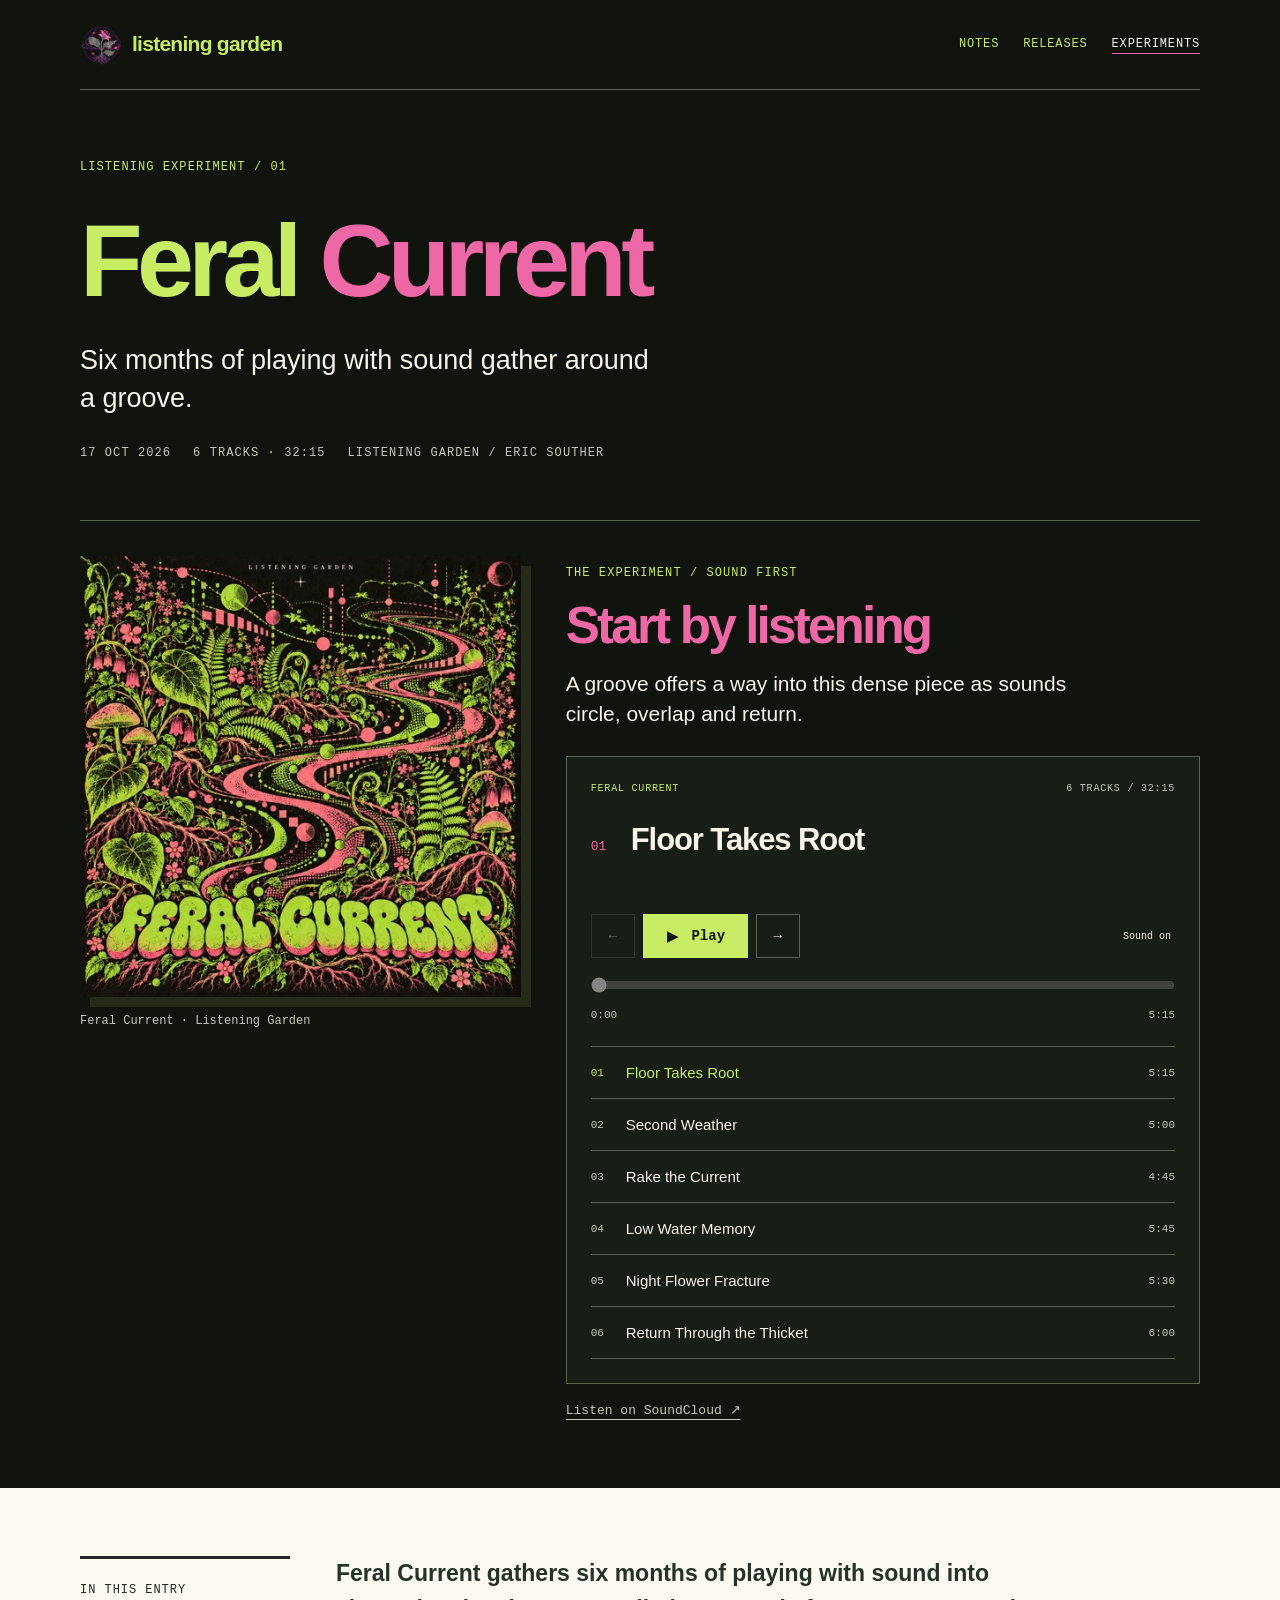
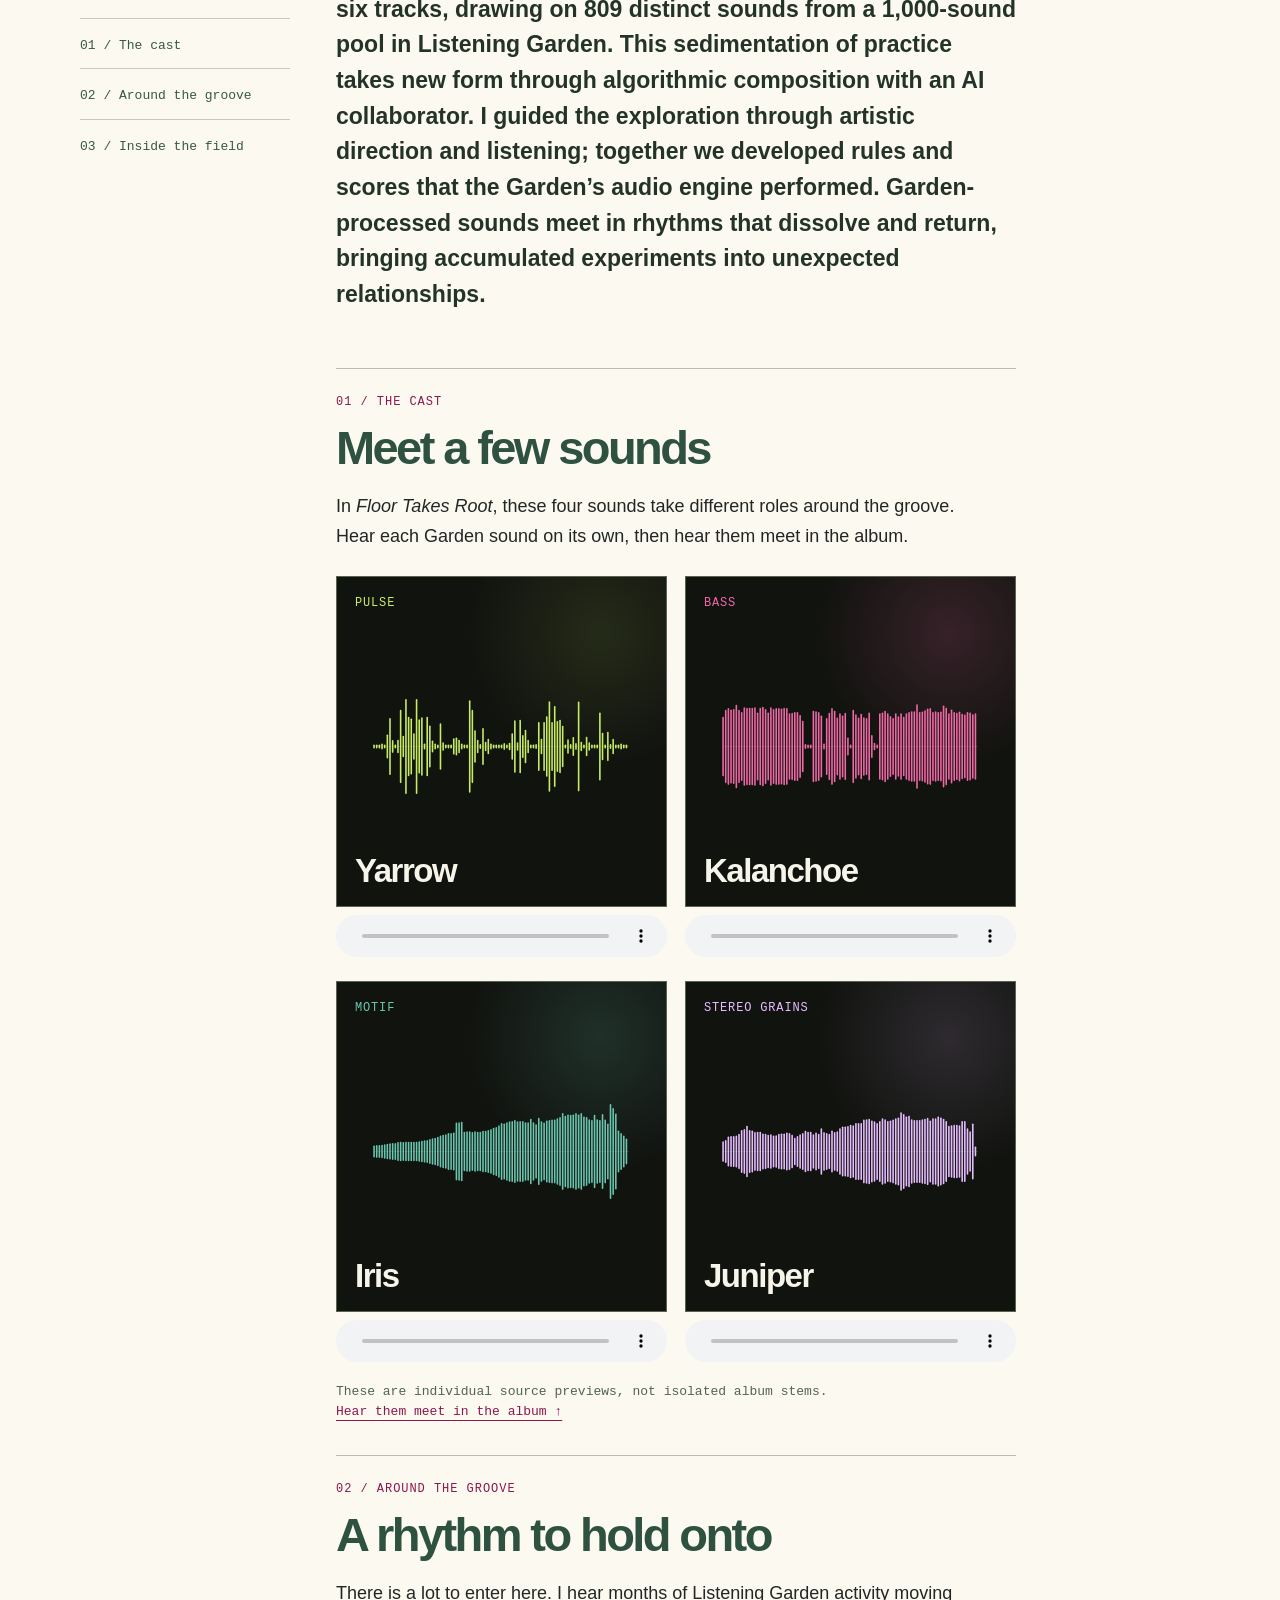
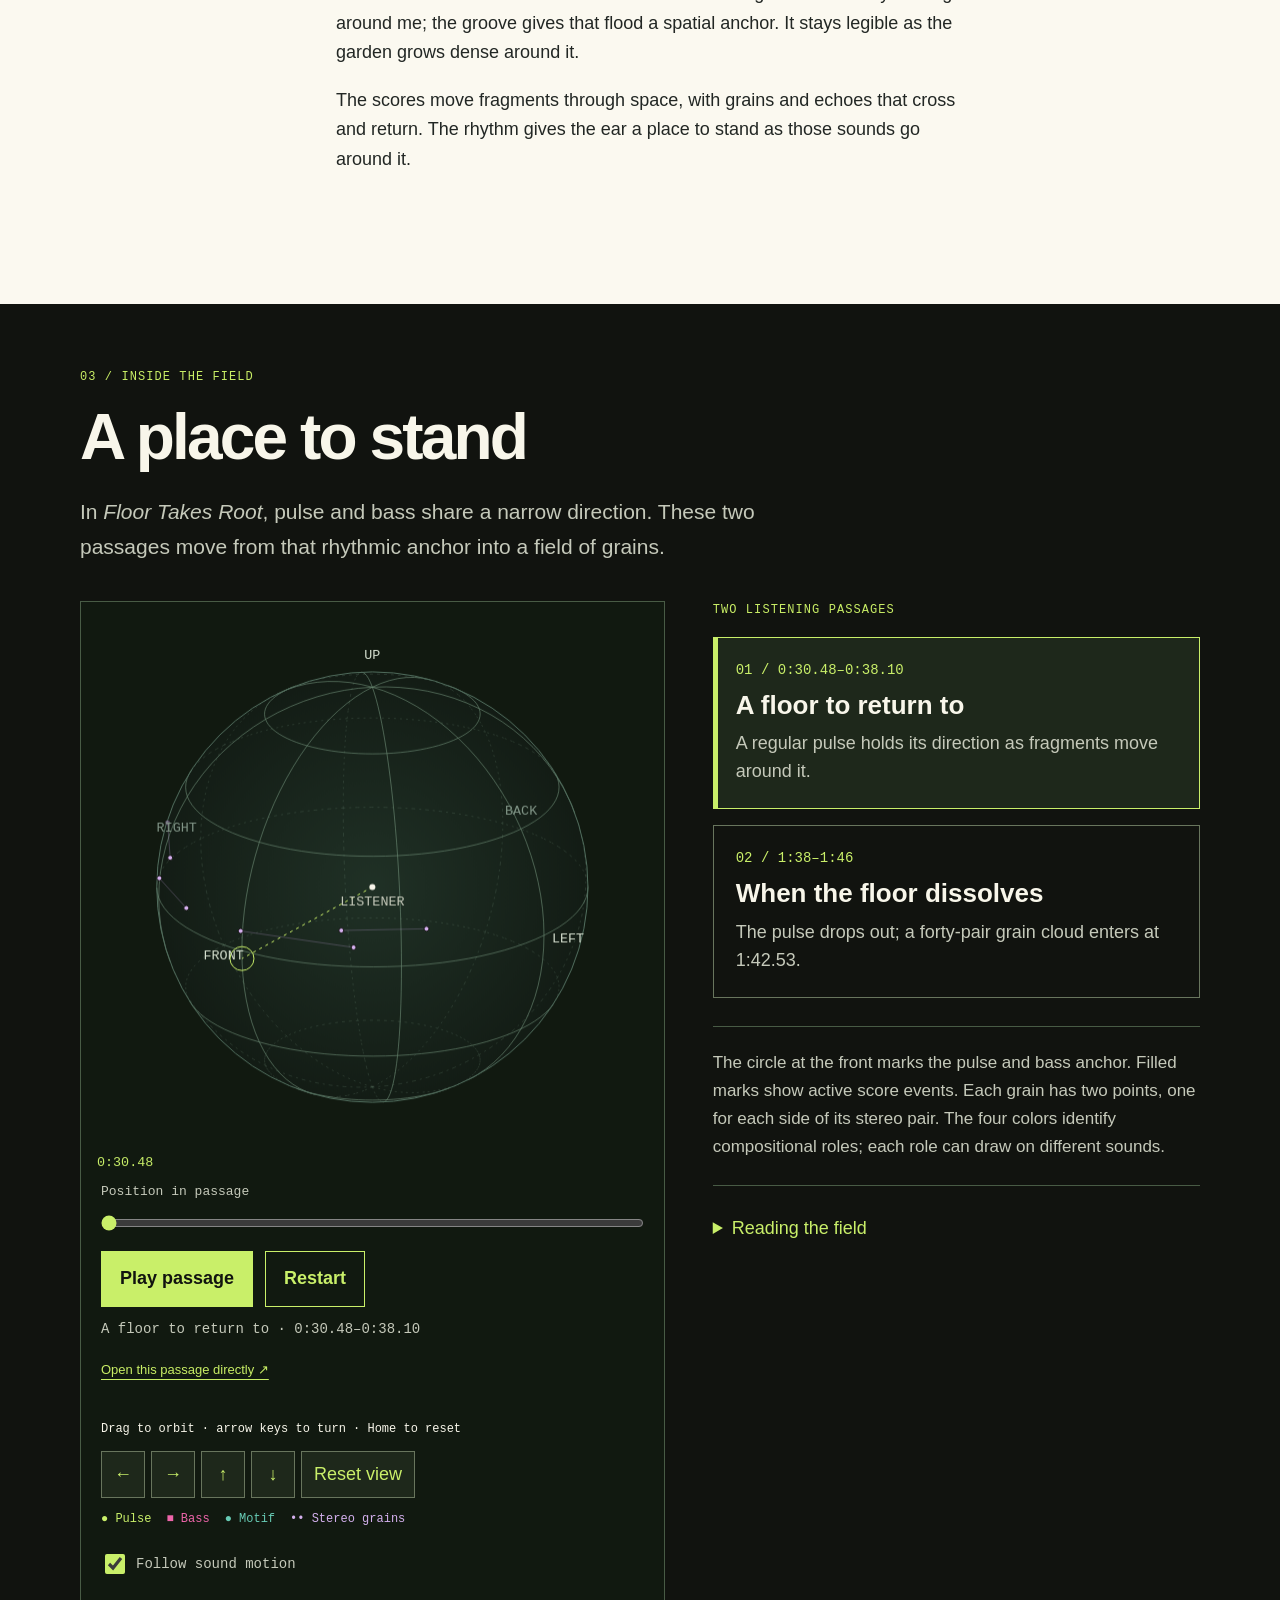
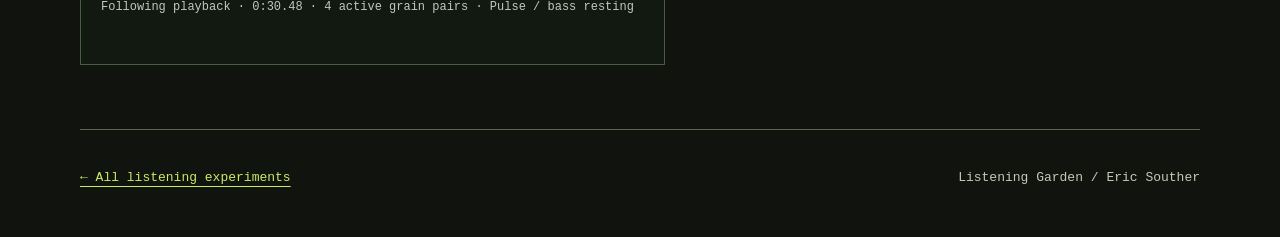
<file: experiments/feral-current/index.html>
<!doctype html>
<html lang="en">
<head>
  <meta charset="utf-8">
  <meta name="viewport" content="width=device-width, initial-scale=1">
  <meta name="theme-color" content="#11130f">
  <meta name="description" content="Listen to Feral Current, meet four sounds from Track 1, and follow the groove through a dense spatial garden.">
  <title>Feral Current — Listening experiments</title>
  <link rel="icon" href="../../wild-grafting/assets/lg-icon.png" type="image/png">
  <link rel="stylesheet" href="../../journal/assets/journal.css">
  <link rel="stylesheet" href="assets/album-player.css?v=20261018">
  <script defer src="assets/album-player.js?v=20261018"></script>
<link rel="stylesheet" href="../../assets/spatial-player/field.css?v=20261022"><script defer src="../../assets/spatial-player/field-math.js?v=20261022"></script><script defer src="../../assets/spatial-player/viewer.js?v=20261022"></script></head>
<body>
  <a class="skip" href="#article">Skip to the listening experiment</a>
  <header class="topbar wrap">
    <a class="brand" href="../../"><img src="../../wild-grafting/assets/lg-icon.png" width="42" height="42" alt=""><span>listening garden</span></a>
    <nav aria-label="Site"><a href="../../journal/">Notes</a><a href="../../#releases">Releases</a><a href="../" aria-current="page">Experiments</a></nav>
  </header>
  <main id="article">
    <header class="article-hero wrap">
      <div class="hero-topline"><p class="eyebrow">LISTENING EXPERIMENT / 01</p></div>
      <h1>Feral <span>Current</span></h1>
      <p class="lede">Six months of playing with sound gather around a groove.</p>
      <p class="meta"><span>17 OCT 2026</span><span>6 TRACKS · 32:15</span><span>LISTENING GARDEN / ERIC SOUTHER</span></p>
    </header>
    <section class="album-stage wrap" aria-labelledby="listen-heading">
      <figure class="album-cover">
        <img src="assets/feral-current-soundcloud.jpg" width="500" height="500" alt="Feral Current album artwork: a winding pink current through a dense lime green garden on black.">
        <figcaption>Feral Current · Listening Garden</figcaption>
      </figure>
      <div class="listen-panel">
        <p class="eyebrow">THE EXPERIMENT / SOUND FIRST</p>
        <h2 id="listen-heading">Start by listening</h2>
        <p class="prompt">A groove offers a way into this dense piece as sounds circle, overlap and return.</p>
        <div class="album-player" data-album-player aria-label="Feral Current album player">
          <p class="album-player-label">FERAL CURRENT <span>6 TRACKS / 32:15</span></p>
          <div class="album-now"><span class="now-number" aria-hidden="true">01</span><h3 id="album-track-title">Floor Takes Root</h3></div>
          <audio class="album-audio" controls preload="none" src="assets/audio/01_Floor_Takes_Root.m4a" aria-label="Feral Current album playback"><a href="assets/audio/01_Floor_Takes_Root.m4a">Open Floor Takes Root</a></audio>
          <div class="album-controls" hidden>
            <div class="album-transport">
              <button class="album-previous" type="button" aria-label="Previous track" disabled>←</button>
              <button class="album-toggle" type="button" aria-label="Play Floor Takes Root"><span class="play-symbol" aria-hidden="true">▶</span><span class="play-label">Play</span></button>
              <button class="album-next" type="button" aria-label="Next track">→</button>
              <button class="album-mute" type="button" aria-label="Mute audio" aria-pressed="false">Sound on</button>
            </div>
            <input class="album-seek" type="range" min="0" max="315" step="0.1" value="0" aria-label="Seek within Floor Takes Root" aria-valuetext="0:00 of 5:15" disabled>
            <div class="album-clock" aria-hidden="true"><span class="album-elapsed">0:00</span><span class="album-duration">5:15</span></div>
          </div>
          <p class="album-error" role="alert" hidden></p>
          <ol class="album-tracks" aria-label="Album tracks">
            <li><a href="assets/audio/01_Floor_Takes_Root.m4a" data-album-track data-title="Floor Takes Root" data-duration="315" aria-current="true"><span class="track-number" aria-hidden="true">01</span><span class="track-title">Floor Takes Root</span><span class="track-duration">5:15</span></a></li>
            <li><a href="assets/audio/02_Second_Weather.m4a" data-album-track data-title="Second Weather" data-duration="300"><span class="track-number" aria-hidden="true">02</span><span class="track-title">Second Weather</span><span class="track-duration">5:00</span></a></li>
            <li><a href="assets/audio/03_Rake_The_Current.m4a" data-album-track data-title="Rake the Current" data-duration="285"><span class="track-number" aria-hidden="true">03</span><span class="track-title">Rake the Current</span><span class="track-duration">4:45</span></a></li>
            <li><a href="assets/audio/04_Low_Water_Memory.m4a" data-album-track data-title="Low Water Memory" data-duration="345"><span class="track-number" aria-hidden="true">04</span><span class="track-title">Low Water Memory</span><span class="track-duration">5:45</span></a></li>
            <li><a href="assets/audio/05_Night_Flower_Fracture.m4a" data-album-track data-title="Night Flower Fracture" data-duration="330"><span class="track-number" aria-hidden="true">05</span><span class="track-title">Night Flower Fracture</span><span class="track-duration">5:30</span></a></li>
            <li><a href="assets/audio/06_Return_Through_The_Thicket.m4a" data-album-track data-title="Return Through the Thicket" data-duration="360"><span class="track-number" aria-hidden="true">06</span><span class="track-title">Return Through the Thicket</span><span class="track-duration">6:00</span></a></li>
          </ol>
        </div>
        <p class="album-external"><a href="https://soundcloud.com/eric-souther/sets/feralcurrent">Listen on SoundCloud ↗</a></p>
      </div>
    </section>
    <div class="essay">
      <div class="essay-layout wrap">
        <nav class="essay-side" aria-label="Entry sections"><strong>In this entry</strong><ol><li><a href="#material">01 / The cast</a></li><li><a href="#space">02 / Around the groove</a></li><li><a href="#feral-field">03 / Inside the field</a></li></ol></nav>
        <article class="essay-copy">
          <p class="approved">Feral Current gathers six months of playing with sound into six tracks, drawing on 809 distinct sounds from a 1,000-sound pool in Listening Garden. This sedimentation of practice takes new form through algorithmic composition with an AI collaborator. I guided the exploration through artistic direction and listening; together we developed rules and scores that the Garden’s audio engine performed. Garden-processed sounds meet in rhythms that dissolve and return, bringing accumulated experiments into unexpected relationships.</p>
          <section id="material" aria-labelledby="material-title">
            <span class="section-no">01 / THE CAST</span><h2 id="material-title">Meet a few sounds</h2>
            <p>In <em>Floor Takes Root</em>, these four sounds take different roles around the groove. Hear each Garden sound on its own, then hear them meet in the album.</p>
            <div class="cast-grid" aria-label="Four source sounds used in Floor Takes Root">
              <figure class="cast-card"><div class="cast-tile"><span class="cast-role">PULSE</span><img src="assets/cast/multi-voice-bloom.svg" width="640" height="280" alt="Waveform of Yarrow"><strong>Yarrow</strong></div><audio controls preload="none" src="assets/cast/multi-voice-bloom.mp3" aria-label="Listen to Yarrow, a Track 1 pulse source"><a href="assets/cast/multi-voice-bloom.mp3">Open this sound</a></audio></figure>
              <figure class="cast-card"><div class="cast-tile"><span class="cast-role">BASS</span><img src="assets/cast/kalanchoe.svg" width="640" height="280" alt="Waveform of Kalanchoe"><strong>Kalanchoe</strong></div><audio controls preload="none" src="assets/cast/kalanchoe.mp3" aria-label="Listen to Kalanchoe, a Track 1 bass source"><a href="assets/cast/kalanchoe.mp3">Open this sound</a></audio></figure>
              <figure class="cast-card"><div class="cast-tile"><span class="cast-role">MOTIF</span><img src="assets/cast/swell.svg" width="640" height="280" alt="Waveform of Iris"><strong>Iris</strong></div><audio controls preload="none" src="assets/cast/swell.mp3" aria-label="Listen to Iris, a Track 1 motif source"><a href="assets/cast/swell.mp3">Open this sound</a></audio></figure>
              <figure class="cast-card"><div class="cast-tile"><span class="cast-role">STEREO GRAINS</span><img src="assets/cast/xerophyte-via-jupiter.svg" width="640" height="280" alt="Waveform of Juniper"><strong>Juniper</strong></div><audio controls preload="none" src="assets/cast/xerophyte-via-jupiter.mp3" aria-label="Listen to Juniper, a Track 1 stereo grain source"><a href="assets/cast/xerophyte-via-jupiter.mp3">Open this sound</a></audio></figure>
            </div>
            <p class="cast-footnote">These are individual source previews, not isolated album stems. <a href="#listen-heading">Hear them meet in the album ↑</a></p>
          </section>
          <section id="space" aria-labelledby="space-title">
            <span class="section-no">02 / AROUND THE GROOVE</span><h2 id="space-title">A rhythm to hold onto</h2>
            <p>There is a lot to enter here. I hear months of Listening Garden activity moving around me; the groove gives that flood a spatial anchor. It stays legible as the garden grows dense around it.</p>
            <p>The scores move fragments through space, with grains and echoes that cross and return. The rhythm gives the ear a place to stand as those sounds go around it.</p>
          </section>
        </article>
      </div>
    </div>
<section id="feral-field" class="wrap spatial-player" data-spatial-player data-motion-url="assets/field/motion-data.json" aria-labelledby="fc-title">
 <header class="fc-heading"><p class="eyebrow">03 / INSIDE THE FIELD</p><h2 id="fc-title">A place to stand</h2><p>In <em>Floor Takes Root</em>, pulse and bass share a narrow direction. These two passages move from that rhythmic anchor into a field of grains.</p></header>
 <div class="fc-grid"><figure class="fc-field">
  <canvas width="600" height="600" tabindex="0" aria-label="Interactive three-dimensional sound field" aria-describedby="fc-help fc-legend fc-field-status">The moving field needs canvas support. The passage descriptions and recording links below remain available.</canvas>
<div class="fc-playback"> <label for="fc-seek">Position in passage</label><input id="fc-seek" type="range" min="0" max="7.6190417" step=".01" value="0" disabled><div class="fc-transport"><button id="fc-play" type="button" disabled>Play passage</button><button id="fc-restart" type="button" disabled>Restart</button></div><p id="fc-status" role="status" aria-live="polite">Loading passage controls</p>
 <audio id="fc-audio" preload="none" src="assets/audio/01_Floor_Takes_Root.m4a"><a href="assets/audio/01_Floor_Takes_Root.m4a">Open Floor Takes Root</a></audio>
 <p><a id="fc-fallback" href="assets/audio/01_Floor_Takes_Root.m4a#t=30.4761875,38.09522916666667">Open this passage directly ↗</a></p><noscript><p><a href="assets/audio/01_Floor_Takes_Root.m4a#t=98,106">Open the second passage directly ↗</a></p></noscript></div>
  <figcaption><p id="fc-help">Drag to orbit · arrow keys to turn · Home to reset</p><div class="fc-camera" aria-label="Camera controls"><button type="button" data-camera="[-0.2,0]" aria-label="Orbit left">←</button><button type="button" data-camera="[0.2,0]" aria-label="Orbit right">→</button><button type="button" data-camera="[0,0.2]" aria-label="Tilt up">↑</button><button type="button" data-camera="[0,-0.2]" aria-label="Tilt down">↓</button><button type="button" data-camera="[0,0,true]">Reset view</button></div>
  <p id="fc-legend"><span class="fc-pulse">● Pulse</span><span class="fc-bass">■ Bass</span><span class="fc-motif">● Motif</span><span class="fc-grains">•• Stereo grains</span></p><label class="fc-follow"><input id="fc-follow" type="checkbox"> Follow sound motion</label><p id="fc-field-status">Loading saved directions</p></figcaption>
 </figure><div class="fc-passages"><p class="eyebrow">TWO LISTENING PASSAGES</p>
 <button class="fc-passage" data-passage="a" type="button" disabled aria-pressed="true"><span>01 / 0:30.48–0:38.10</span><strong>A floor to return to</strong><span>A regular pulse holds its direction as fragments move around it.</span></button>
 <button class="fc-passage" data-passage="b" type="button" disabled aria-pressed="false"><span>02 / 1:38–1:46</span><strong>When the floor dissolves</strong><span>The pulse drops out; a forty-pair grain cloud enters at 1:42.53.</span></button>

  <div class="fc-reading"><p>The circle at the front marks the pulse and bass anchor. Filled marks show active score events. Each grain has two points, one for each side of its stereo pair. The four colors identify compositional roles; each role can draw on different sounds.</p><details><summary>Reading the field</summary><p>This is a reconstruction of encoder directions from the saved score and the renderer’s motion curves, synchronized to the existing release recording. The native render used one third-order ambisonic field, decoded for stereo listening.</p><p>Four selected roles are shown. The view does not measure sound energy or where you will perceive a sound; other roles and effect tails are not drawn. A line between a grain’s two points shows its stereo width. The camera changes only the view, not the audio.</p><p>Turn off “Follow sound motion” to hold the view. Seeking still lets you inspect a moment. Motion starts held when your device requests reduced motion.</p></details></div>
</div></div>
</section>

  </main>
  <footer class="article-footer wrap"><p><a href="../">← All listening experiments</a></p><p>Listening Garden / Eric Souther</p></footer>
</body>
</html>
</file>
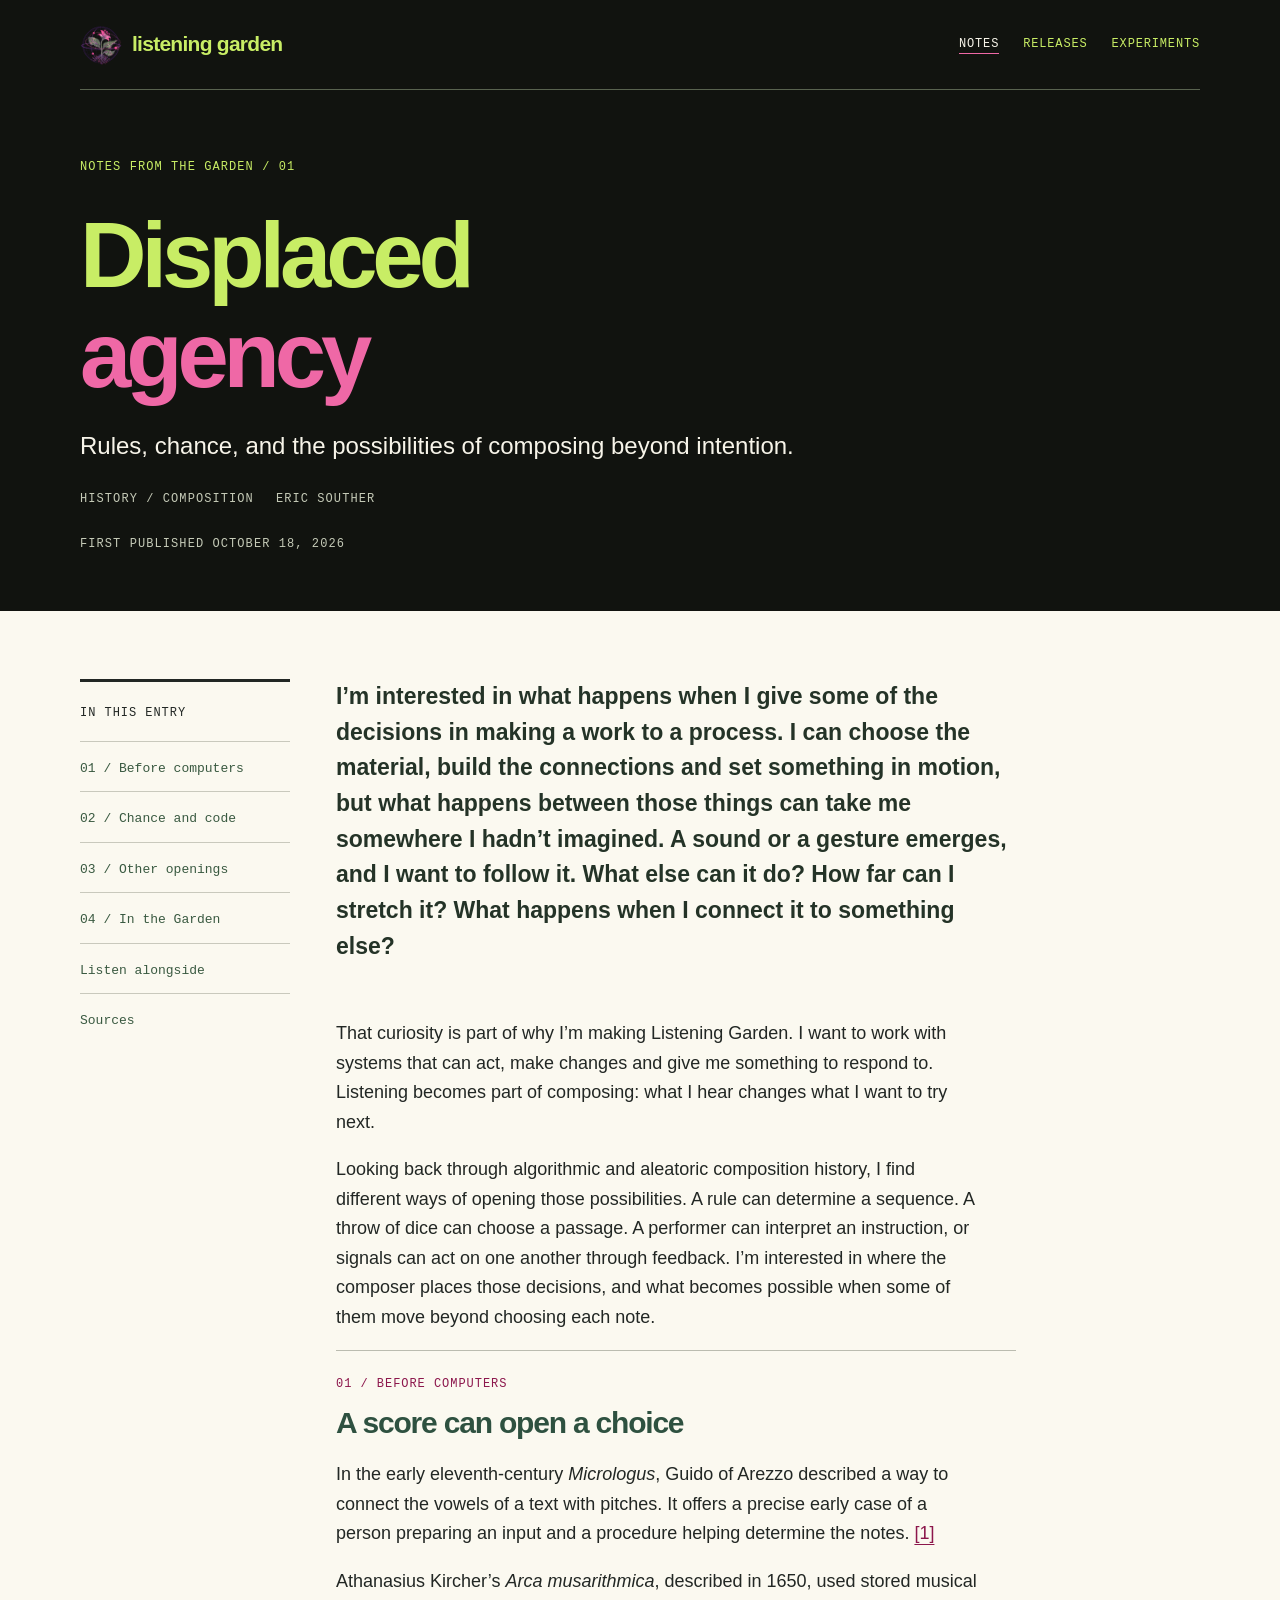
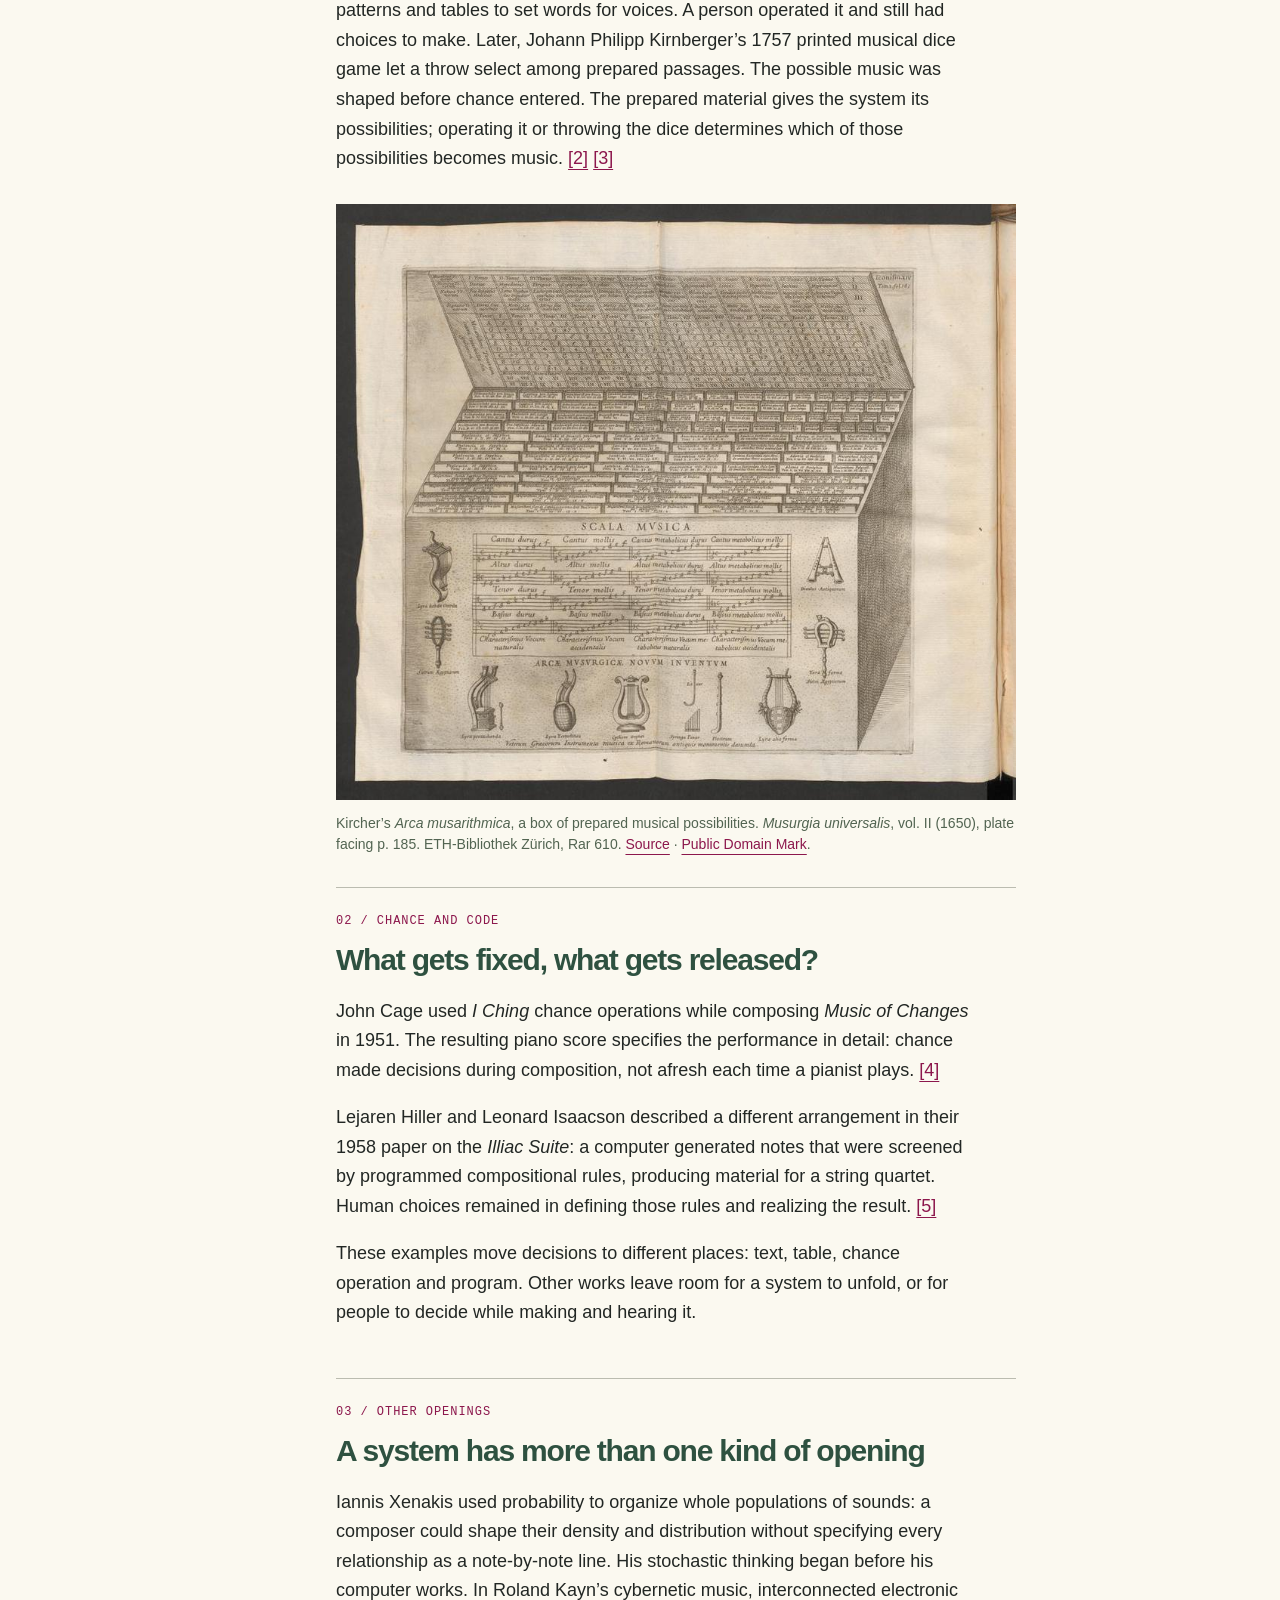
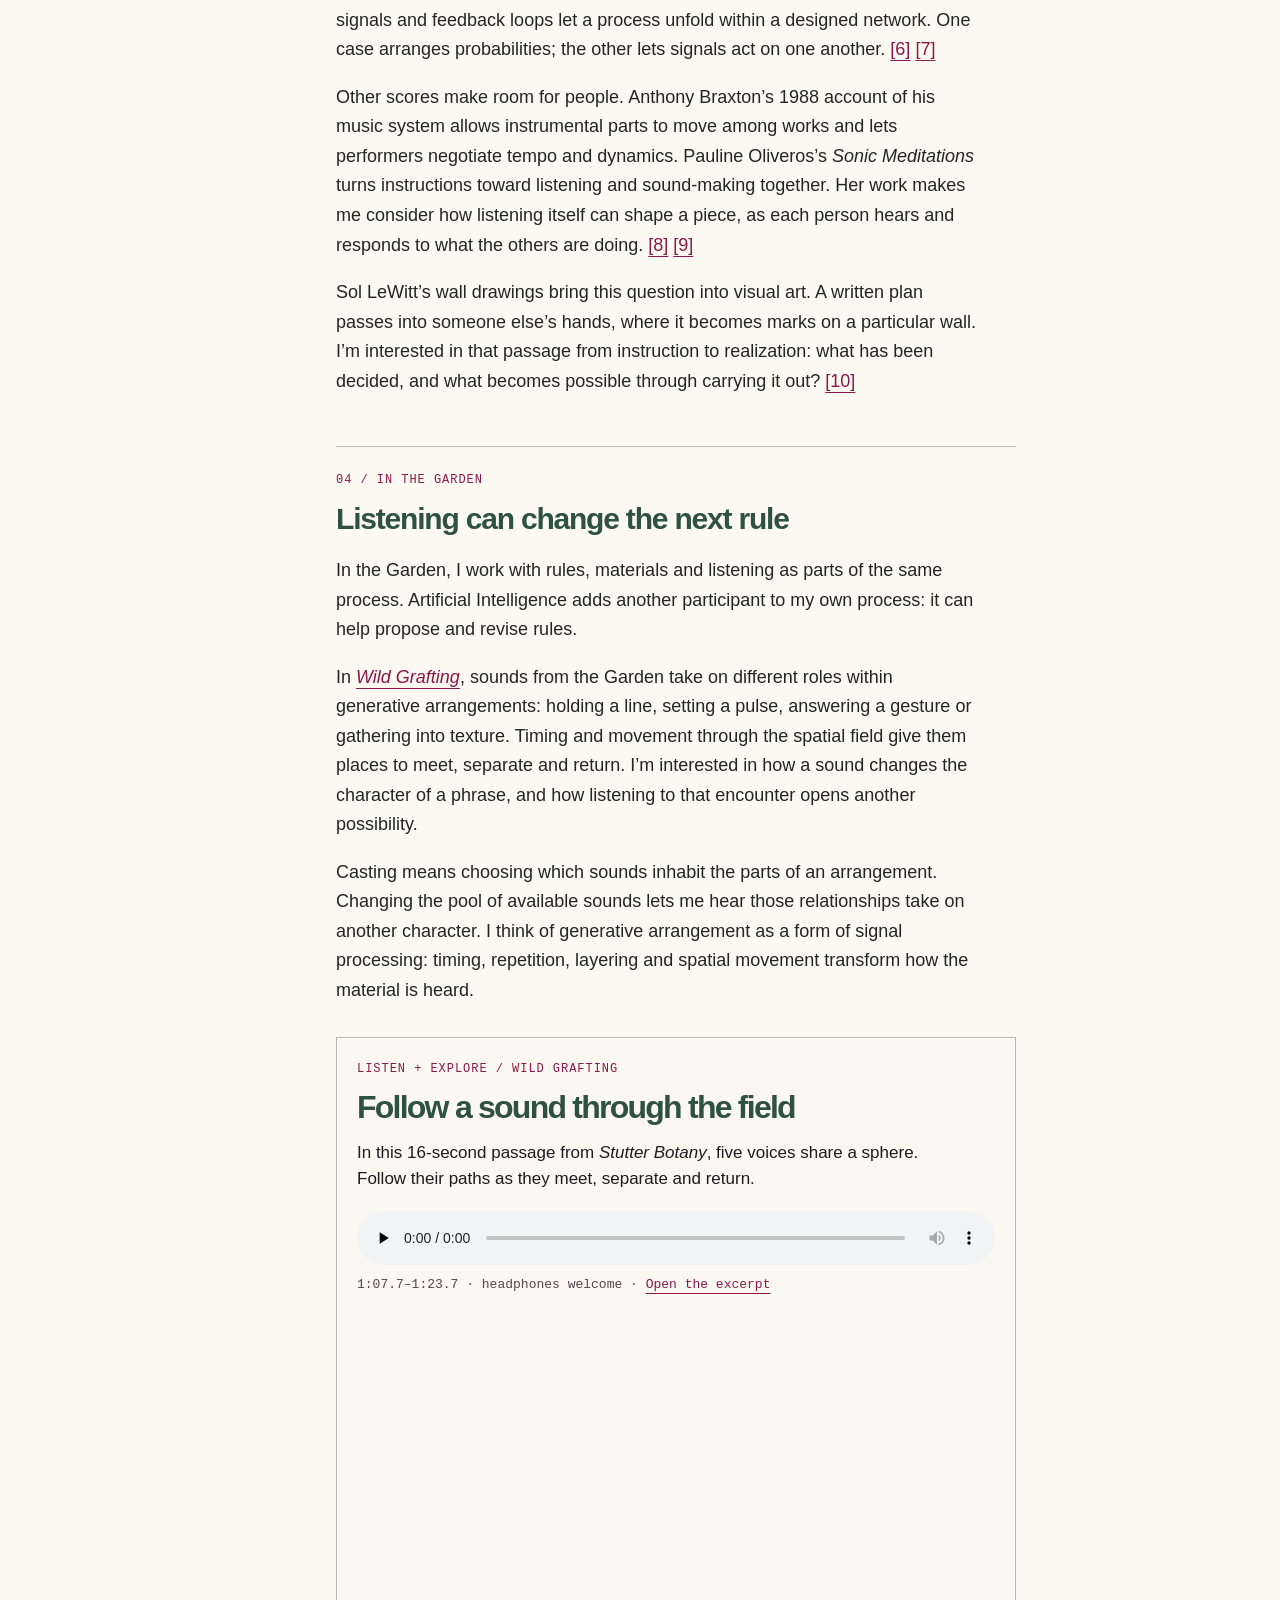
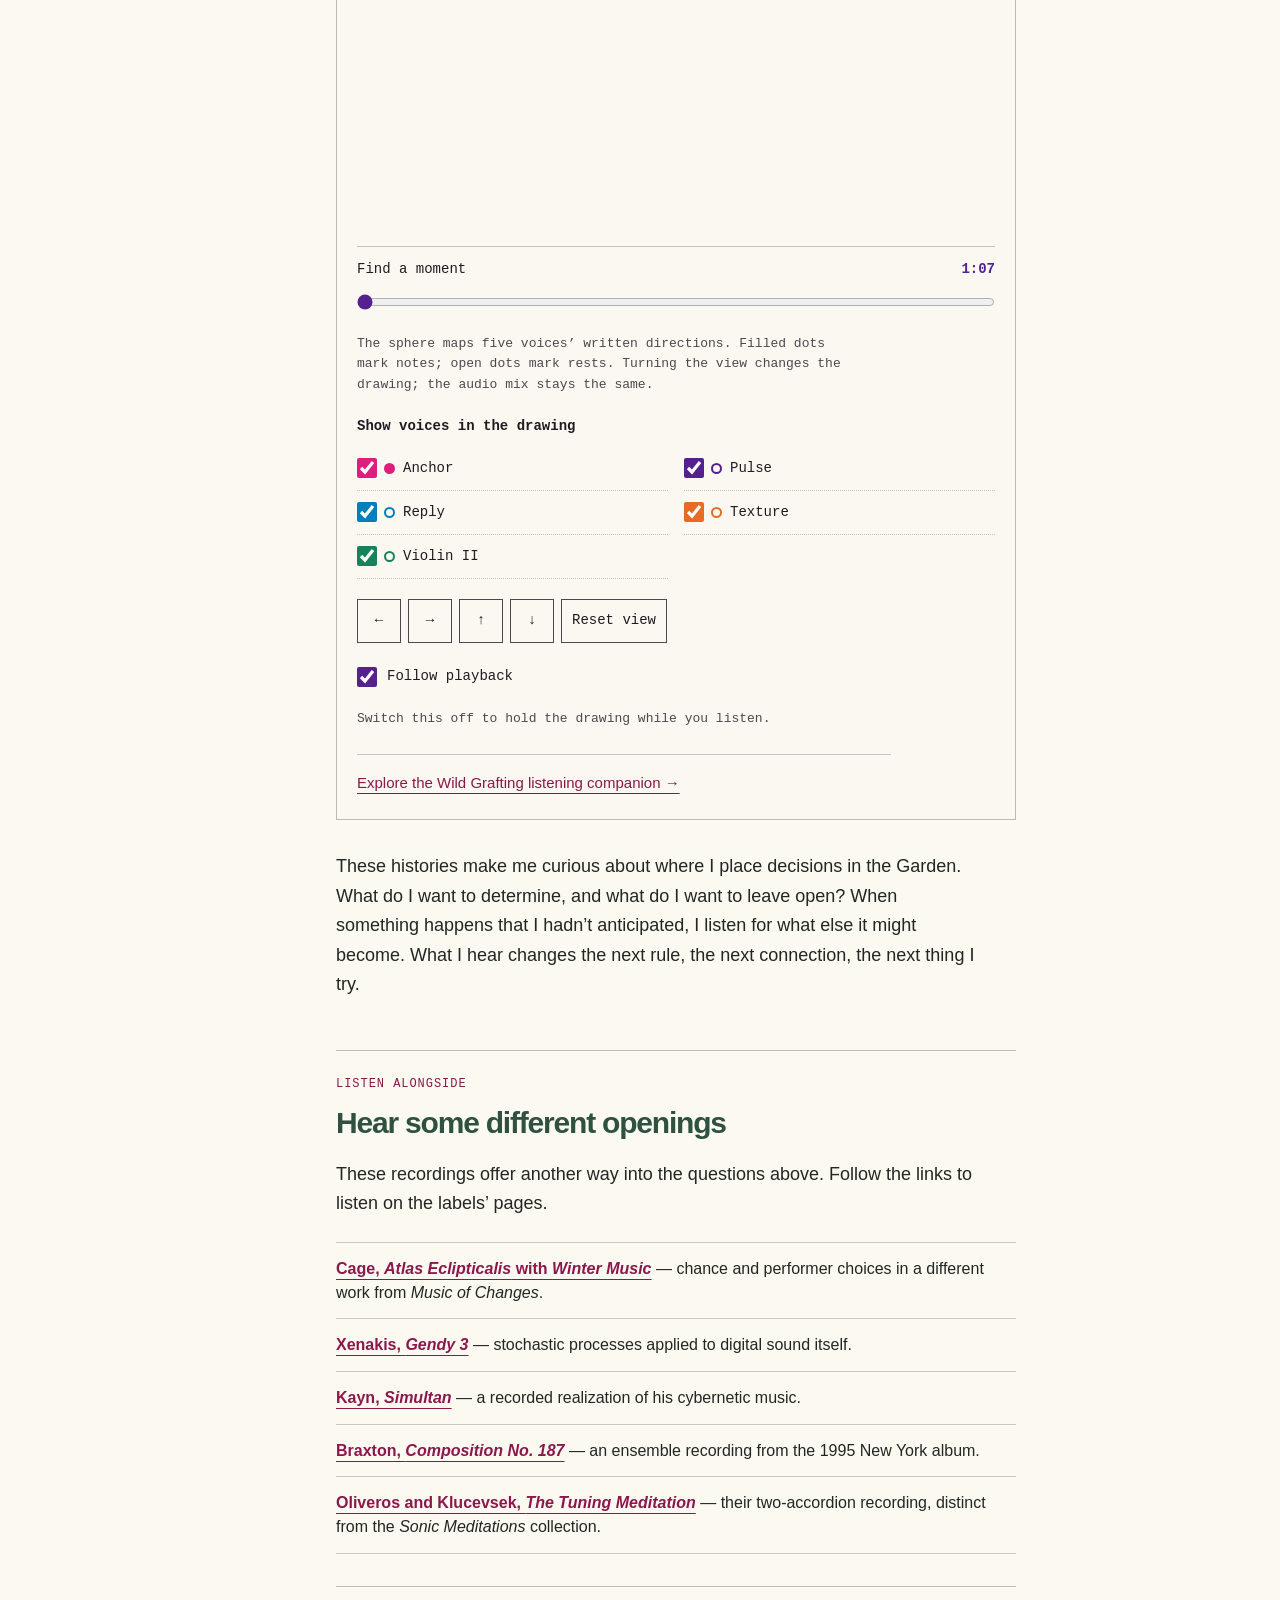
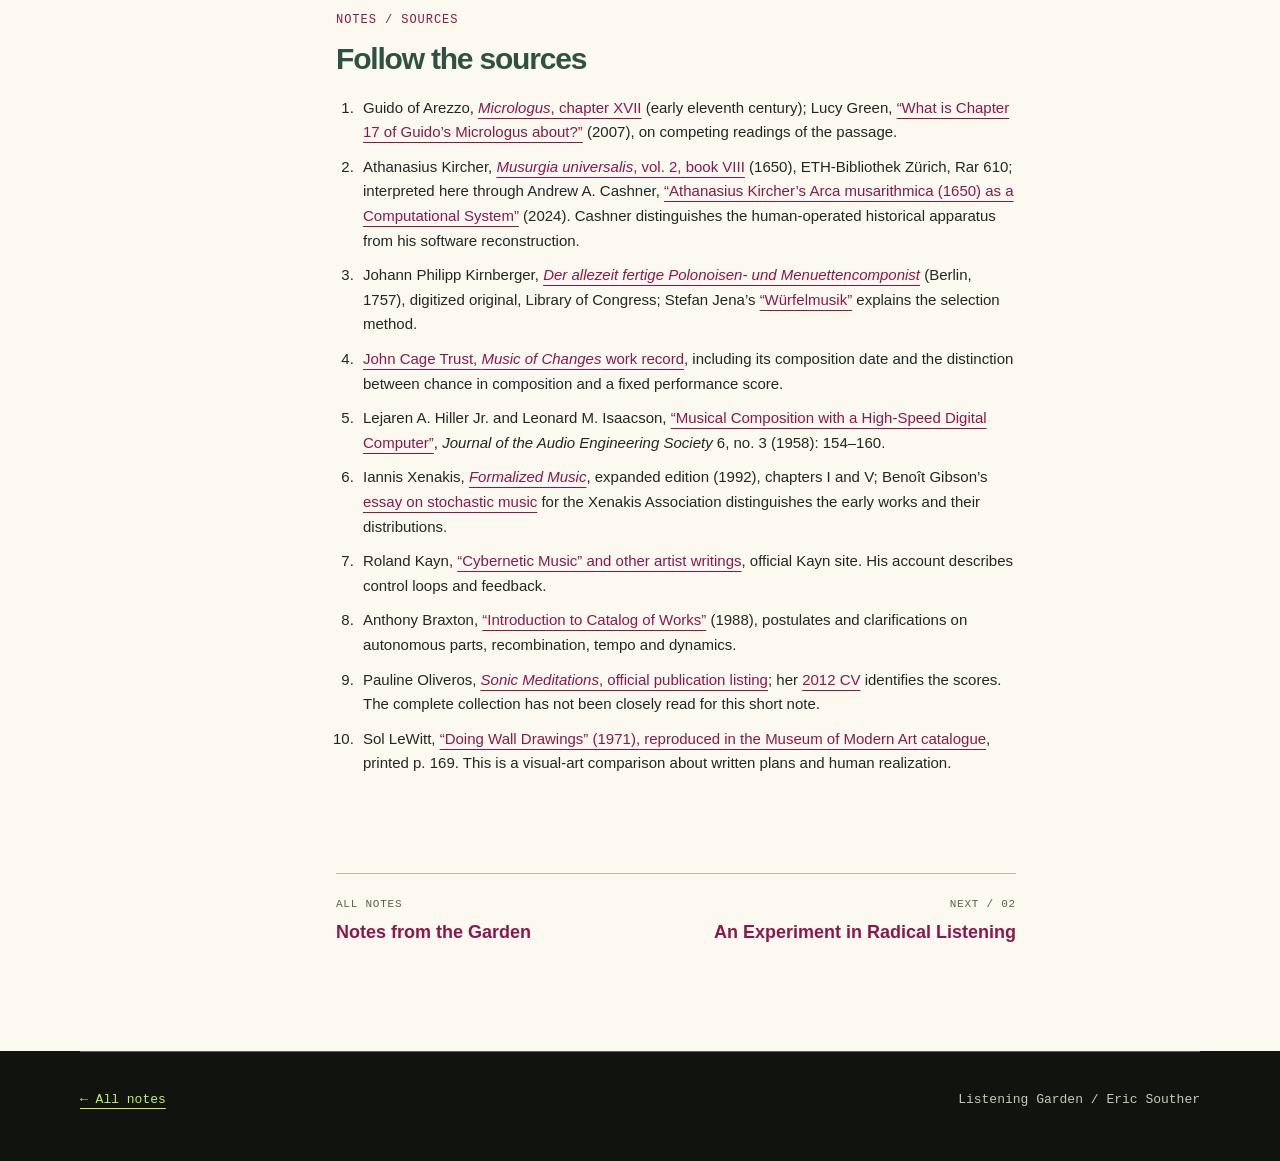
<file: journal/agency-history/index.html>
<!doctype html>
<html lang="en">
<head>
  <meta charset="utf-8">
  <meta name="viewport" content="width=device-width, initial-scale=1">
  <meta name="theme-color" content="#11130f">
  <meta name="description" content="Rules, chance, and the possibilities of composing beyond intention. A Listening Garden journal note on rules, chance, and displaced agency.">
  <title>Displaced agency — Notes from the Garden</title>
  <link rel="icon" href="../../wild-grafting/assets/lg-icon.png" type="image/png">
  <link rel="stylesheet" href="../assets/journal.css">
  <link rel="stylesheet" href="../assets/notes.css?v=0e3c5c5e502c">
  <link rel="stylesheet" href="assets/stutter-field.css">
  <script defer src="assets/stutter-field.js"></script>
<meta property="article:published_time" content="2026-10-18T22:39:18-04:00"></head>
<body>
  <a class="skip" href="#article">Skip to the journal entry</a>
  <header class="topbar wrap">
    <a class="brand" href="../../"><img src="../../wild-grafting/assets/lg-icon.png" width="42" height="42" alt=""><span>listening garden</span></a>
    <nav aria-label="Site"><a href="../" aria-current="page">Notes</a><a href="../../#releases">Releases</a><a href="../../experiments/">Experiments</a></nav>
  </header>
  <main id="article">
    <header class="article-hero wrap prose-hero">
      <div class="hero-topline"><p class="eyebrow">NOTES FROM THE GARDEN / 01</p></div>
      <h1>Displaced<br><span>agency</span></h1>
      <p class="lede">Rules, chance, and the possibilities of composing beyond intention.</p>
      <p class="meta"><span>HISTORY / COMPOSITION</span><span>ERIC SOUTHER</span></p><p class="meta"><span>First published <time datetime="2026-10-18T22:39:18-04:00" title="Publication date in America/Detroit">October 18, 2026</time></span></p>
    </header>
    <div class="essay">
      <div class="essay-layout wrap">
        <nav class="essay-side" aria-label="Entry sections"><strong>In this entry</strong><ol><li><a href="#before">01 / Before computers</a></li><li><a href="#chance">02 / Chance and code</a></li><li><a href="#later">03 / Other openings</a></li><li><a href="#garden">04 / In the Garden</a></li><li><a href="#listen-examples">Listen alongside</a></li><li><a href="#reading">Sources</a></li></ol></nav>
        <article class="essay-copy">
          <p class="approved">I’m interested in what happens when I give some of the decisions in making a work to a process. I can choose the material, build the connections and set something in motion, but what happens between those things can take me somewhere I hadn’t imagined. A sound or a gesture emerges, and I want to follow it. What else can it do? How far can I stretch it? What happens when I connect it to something else?</p>
          <p>That curiosity is part of why I’m making Listening Garden. I want to work with systems that can act, make changes and give me something to respond to. Listening becomes part of composing: what I hear changes what I want to try next.</p>
          <p>Looking back through algorithmic and aleatoric composition history, I find different ways of opening those possibilities. A rule can determine a sequence. A throw of dice can choose a passage. A performer can interpret an instruction, or signals can act on one another through feedback. I’m interested in where the composer places those decisions, and what becomes possible when some of them move beyond choosing each note.</p>
          <section id="before" aria-labelledby="before-title">
            <span class="section-no">01 / BEFORE COMPUTERS</span><h2 id="before-title">A score can open a choice</h2>
            <p>In the early eleventh-century <em>Micrologus</em>, Guido of Arezzo described a way to connect the vowels of a text with pitches. It offers a precise early case of a person preparing an input and a procedure helping determine the notes. <a href="#source-guido" aria-label="See source for Guido">[1]</a></p>
            <p>Athanasius Kircher’s <em>Arca musarithmica</em>, described in 1650, used stored musical patterns and tables to set words for voices. A person operated it and still had choices to make. Later, Johann Philipp Kirnberger’s 1757 printed musical dice game let a throw select among prepared passages. The possible music was shaped before chance entered. The prepared material gives the system its possibilities; operating it or throwing the dice determines which of those possibilities becomes music. <a href="#source-kircher" aria-label="See source for Kircher">[2]</a> <a href="#source-kirnberger" aria-label="See source for Kirnberger">[3]</a></p>
            <figure class="history-figure">
              <a href="https://www.e-rara.ch/zut/content/titleinfo/3560404" aria-label="View Kircher’s Musurgia universalis in the ETH-Bibliothek collection"><img src="assets/kircher-arca-musarithmica-1650.jpg" width="900" height="789" loading="lazy" alt="Engraving of Kircher’s open Arca musarithmica: rows of numbered musical tables inside a box, with a musical scale and instrument illustrations below."></a>
              <figcaption>Kircher’s <em>Arca musarithmica</em>, a box of prepared musical possibilities. <em>Musurgia universalis</em>, vol. II (1650), plate facing p. 185. ETH-Bibliothek Zürich, Rar 610. <a href="https://doi.org/10.3931/e-rara-11653">Source</a> · <a href="https://www.e-rara.ch/zut/content/titleinfo/3559236">Public Domain Mark</a>.</figcaption>
            </figure>
          </section>
          <section id="chance" aria-labelledby="chance-title">
            <span class="section-no">02 / CHANCE AND CODE</span><h2 id="chance-title">What gets fixed, what gets released?</h2>
            <p>John Cage used <em>I Ching</em> chance operations while composing <em>Music of Changes</em> in 1951. The resulting piano score specifies the performance in detail: chance made decisions during composition, not afresh each time a pianist plays. <a href="#source-cage" aria-label="See source for Cage">[4]</a></p>
            <p>Lejaren Hiller and Leonard Isaacson described a different arrangement in their 1958 paper on the <em>Illiac Suite</em>: a computer generated notes that were screened by programmed compositional rules, producing material for a string quartet. Human choices remained in defining those rules and realizing the result. <a href="#source-illiac" aria-label="See source for Hiller and Isaacson">[5]</a></p>
            <p>These examples move decisions to different places: text, table, chance operation and program. Other works leave room for a system to unfold, or for people to decide while making and hearing it.</p>
          </section>
          <section id="later" aria-labelledby="later-title">
            <span class="section-no">03 / OTHER OPENINGS</span><h2 id="later-title">A system has more than one kind of opening</h2>
            <p>Iannis Xenakis used probability to organize whole populations of sounds: a composer could shape their density and distribution without specifying every relationship as a note-by-note line. His stochastic thinking began before his computer works. In Roland Kayn’s cybernetic music, interconnected electronic signals and feedback loops let a process unfold within a designed network. One case arranges probabilities; the other lets signals act on one another. <a href="#source-xenakis" aria-label="See source for Xenakis">[6]</a> <a href="#source-kayn" aria-label="See source for Kayn">[7]</a></p>
            <p>Other scores make room for people. Anthony Braxton’s 1988 account of his music system allows instrumental parts to move among works and lets performers negotiate tempo and dynamics. Pauline Oliveros’s <em>Sonic Meditations</em> turns instructions toward listening and sound-making together. Her work makes me consider how listening itself can shape a piece, as each person hears and responds to what the others are doing. <a href="#source-braxton" aria-label="See source for Braxton">[8]</a> <a href="#source-oliveros" aria-label="See source for Oliveros">[9]</a></p>
            <p>Sol LeWitt’s wall drawings bring this question into visual art. A written plan passes into someone else’s hands, where it becomes marks on a particular wall. I’m interested in that passage from instruction to realization: what has been decided, and what becomes possible through carrying it out? <a href="#source-lewitt" aria-label="See source for LeWitt">[10]</a></p>
          </section>
          <section id="garden" aria-labelledby="garden-title">
            <span class="section-no">04 / IN THE GARDEN</span><h2 id="garden-title">Listening can change the next rule</h2>
            <p>In the Garden, I work with rules, materials and listening as parts of the same process. Artificial Intelligence adds another participant to my own process: it can help propose and revise rules.</p>
            <p>In <a href="../../wild-grafting/"><em>Wild Grafting</em></a>, sounds from the Garden take on different roles within generative arrangements: holding a line, setting a pulse, answering a gesture or gathering into texture. Timing and movement through the spatial field give them places to meet, separate and return. I’m interested in how a sound changes the character of a phrase, and how listening to that encounter opens another possibility.</p>
            <p>Casting means choosing which sounds inhabit the parts of an arrangement. Changing the pool of available sounds lets me hear those relationships take on another character. I think of generative arrangement as a form of signal processing: timing, repetition, layering and spatial movement transform how the material is heard.</p>
            <figure class="stutter-field" id="agency-field" data-stutter-field data-spatial-src="../../wild-grafting/assets/spatial-data.js" aria-labelledby="ag-field-title">
              <figcaption><span class="section-no">LISTEN + EXPLORE / WILD GRAFTING</span><h3 id="ag-field-title">Follow a sound through the field</h3><p>In this 16-second passage from <em>Stutter Botany</em>, five voices share a sphere. Follow their paths as they meet, separate and return.</p></figcaption>
              <audio id="ag-field-audio" controls preload="none" aria-label="Stutter Botany excerpt" src="../../wild-grafting/assets/audio/v5/06_stutter_field.m4a">Your browser cannot play this recording.</audio>
              <p class="sf-note">1:07.7–1:23.7 · headphones welcome · <a href="../../wild-grafting/assets/audio/v5/06_stutter_field.m4a">Open the excerpt</a></p>
              <p id="ag-field-audio-error" class="sf-note" role="status" hidden></p>
              <div class="sf-interactive" hidden>
                <canvas id="ag-field-canvas" width="840" height="700" tabindex="0" role="img" aria-label="Five sound roles around a sphere. Drag or use arrow keys to turn the view. Home resets it." aria-describedby="ag-field-description"></canvas>
                <div class="sf-seek"><label for="ag-field-scrub">Find a moment <output id="ag-field-time" aria-live="off">1:07</output></label><input id="ag-field-scrub" type="range" min="0" max="16" step="0.01" value="0" aria-label="Seek within this Stutter Botany excerpt"></div>
                <p class="sf-note" id="ag-field-description">The sphere maps five voices’ written directions. Filled dots mark notes; open dots mark rests. Turning the view changes the drawing; the audio mix stays the same.</p>
                <fieldset><legend>Show voices in the drawing</legend><div id="ag-field-roles"></div></fieldset>
                <div class="sf-view-controls" role="group" aria-label="Turn the sphere"><button type="button" data-field-turn="left" aria-label="Turn view left">←</button><button type="button" data-field-turn="right" aria-label="Turn view right">→</button><button type="button" data-field-turn="up" aria-label="Turn view up">↑</button><button type="button" data-field-turn="down" aria-label="Turn view down">↓</button><button type="button" id="ag-field-reset">Reset view</button></div>
                <label class="sf-follow"><input type="checkbox" id="ag-field-follow" checked> Follow playback</label><p class="sf-note" id="ag-field-follow-note">Switch this off to hold the drawing while you listen.</p>
              </div>
              <noscript><p class="sf-note">The recording is available above. Enable JavaScript to explore the sphere.</p></noscript>
              <p class="sf-companion"><a href="../../wild-grafting/">Explore the Wild Grafting listening companion →</a></p>
            </figure>
            <p>These histories make me curious about where I place decisions in the Garden. What do I want to determine, and what do I want to leave open? When something happens that I hadn’t anticipated, I listen for what else it might become. What I hear changes the next rule, the next connection, the next thing I try.</p>
          </section>
          <section class="listen-examples" id="listen-examples" aria-labelledby="listen-examples-title">
            <span class="section-no">LISTEN ALONGSIDE</span><h2 id="listen-examples-title">Hear some different openings</h2>
            <p>These recordings offer another way into the questions above. Follow the links to listen on the labels’ pages.</p>
            <ul>
              <li><a href="https://cageedition.bandcamp.com/album/complete-cage-edition-vol-2-atlas-eclipticalis-with-winter-music-mode-3-6">Cage, <em>Atlas Eclipticalis</em> with <em>Winter Music</em></a> — chance and performer choices in a different work from <em>Music of Changes</em>.</li>
              <li><a href="https://karlrecords.bandcamp.com/track/gendy-3-1991">Xenakis, <em>Gendy 3</em></a> — stochastic processes applied to digital sound itself.</li>
              <li><a href="https://dieschachtelrecords.bandcamp.com/album/simultan">Kayn, <em>Simultan</em></a> — a recorded realization of his cybernetic music.</li>
              <li><a href="https://newbraxtonhouse.bandcamp.com/track/composition-no-187">Braxton, <em>Composition No. 187</em></a> — an ensemble recording from the 1995 New York album.</li>
              <li><a href="https://imprec.bandcamp.com/track/the-tuning-meditation">Oliveros and Klucevsek, <em>The Tuning Meditation</em></a> — their two-accordion recording, distinct from the <em>Sonic Meditations</em> collection.</li>
            </ul>
          </section>
          <section class="sources" id="reading" aria-labelledby="reading-title">
            <span class="section-no">NOTES / SOURCES</span><h2 id="reading-title">Follow the sources</h2>
            <ol>
              <li id="source-guido">Guido of Arezzo, <a href="https://la.wikisource.org/wiki/Micrologus"><em>Micrologus</em>, chapter XVII</a> (early eleventh century); Lucy Green, <a href="https://hrcak.srce.hr/en/87474">“What is Chapter 17 of Guido’s Micrologus about?”</a> (2007), on competing readings of the passage.</li>
              <li id="source-kircher">Athanasius Kircher, <a href="https://www.e-rara.ch/zut/content/titleinfo/3560404"><em>Musurgia universalis</em>, vol. 2, book VIII</a> (1650), ETH-Bibliothek Zürich, Rar 610; interpreted here through Andrew A. Cashner, <a href="https://www.andrewcashner.com/docs/Cashner-2024-Kircher_Computation-JCMS.pdf">“Athanasius Kircher’s Arca musarithmica (1650) as a Computational System”</a> (2024). Cashner distinguishes the human-operated historical apparatus from his software reconstruction.</li>
              <li id="source-kirnberger">Johann Philipp Kirnberger, <a href="https://www.loc.gov/resource/music.muspre1800-100353/"><em>Der allezeit fertige Polonoisen- und Menuettencomponist</em></a> (Berlin, 1757), digitized original, Library of Congress; Stefan Jena’s <a href="https://musiklexikon.ac.at/ml/musik_W/Wuerfelmusik.xml">“Würfelmusik”</a> explains the selection method.</li>
              <li id="source-cage"><a href="https://www.data-johncage.org/pp/John-Cage-Work-Detail.cfm?work_ID=134">John Cage Trust, <em>Music of Changes</em> work record</a>, including its composition date and the distinction between chance in composition and a fixed performance score.</li>
              <li id="source-illiac">Lejaren A. Hiller Jr. and Leonard M. Isaacson, <a href="https://aes.org/publications/elibrary-page/?id=231">“Musical Composition with a High-Speed Digital Computer”</a>, <em>Journal of the Audio Engineering Society</em> 6, no. 3 (1958): 154–160.</li>
              <li id="source-xenakis">Iannis Xenakis, <a href="https://www.iannis-xenakis.org/wp-content/uploads/2026/01/1992.-Formalized-music.pdf"><em>Formalized Music</em></a>, expanded edition (1992), chapters I and V; Benoît Gibson’s <a href="https://www.iannis-xenakis.org/en/stochastic-music/">essay on stochastic music</a> for the Xenakis Association distinguishes the early works and their distributions.</li>
              <li id="source-kayn">Roland Kayn, <a href="https://kayn.nl/">“Cybernetic Music” and other artist writings</a>, official Kayn site. His account describes control loops and feedback.</li>
              <li id="source-braxton">Anthony Braxton, <a href="https://tricentricfoundation.org/introduction-to-catalog-of-works-1988">“Introduction to Catalog of Works”</a> (1988), postulates and clarifications on autonomous parts, recombination, tempo and dynamics.</li>
              <li id="source-oliveros">Pauline Oliveros, <a href="https://popandmom.org/collections/scores"><em>Sonic Meditations</em>, official publication listing</a>; her <a href="https://www.paulineoliveros.us/uploads/1/0/5/3/10530407/pauline_oliveros_cv_2012.pdf">2012 CV</a> identifies the scores. The complete collection has not been closely read for this short note.</li>
              <li id="source-lewitt">Sol LeWitt, <a href="https://www.moma.org/documents/moma_catalogue_1971_300297572.pdf#page=174">“Doing Wall Drawings” (1971), reproduced in the Museum of Modern Art catalogue</a>, printed p. 169. This is a visual-art comparison about written plans and human realization.</li>
            </ol>
          </section>
          <nav class="series-neighbors" aria-label="More notes"><a href="../"><small>ALL NOTES</small>Notes from the Garden</a><a href="../future-experiment/"><small>NEXT / 02</small>An Experiment in Radical Listening</a></nav>
        </article>
      </div>
    </div>
  </main>
  <footer class="article-footer wrap"><p><a href="../">← All notes</a></p><p>Listening Garden / Eric Souther</p></footer>
</body>
</html>
</file>
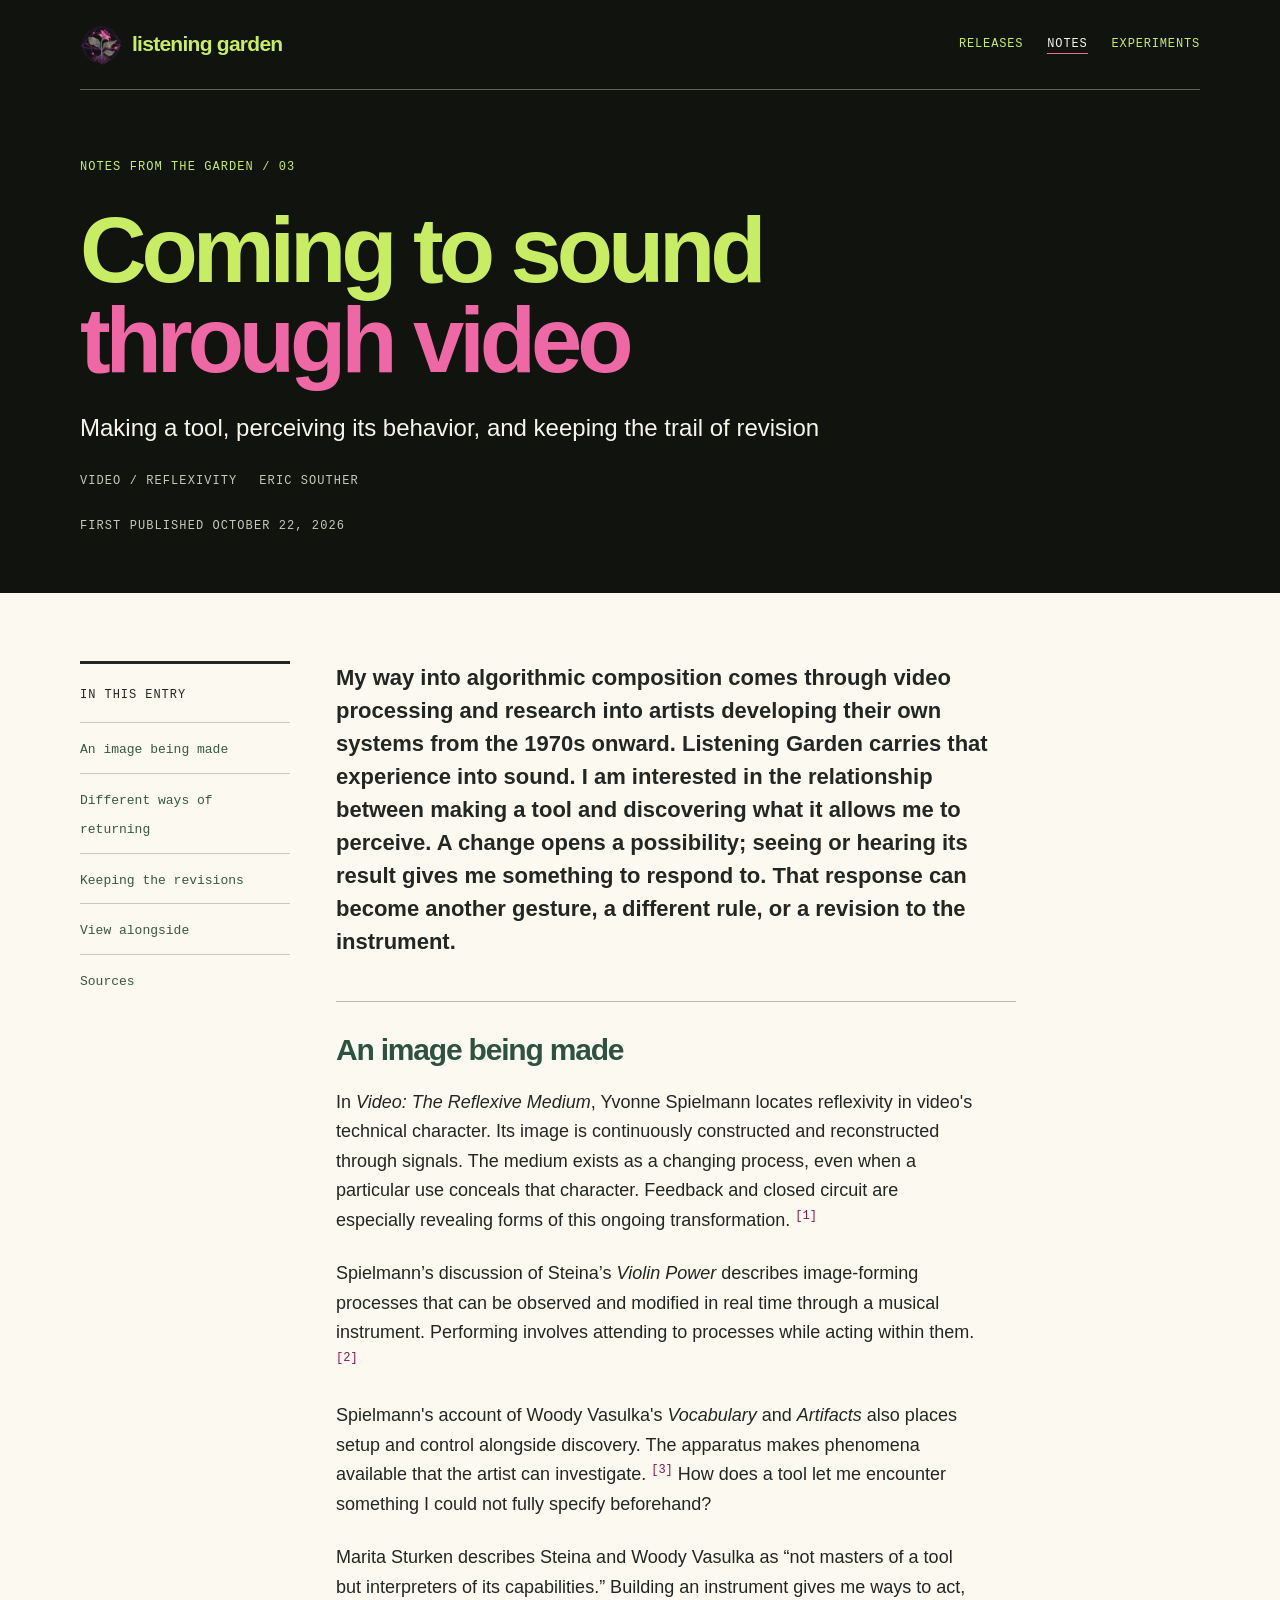
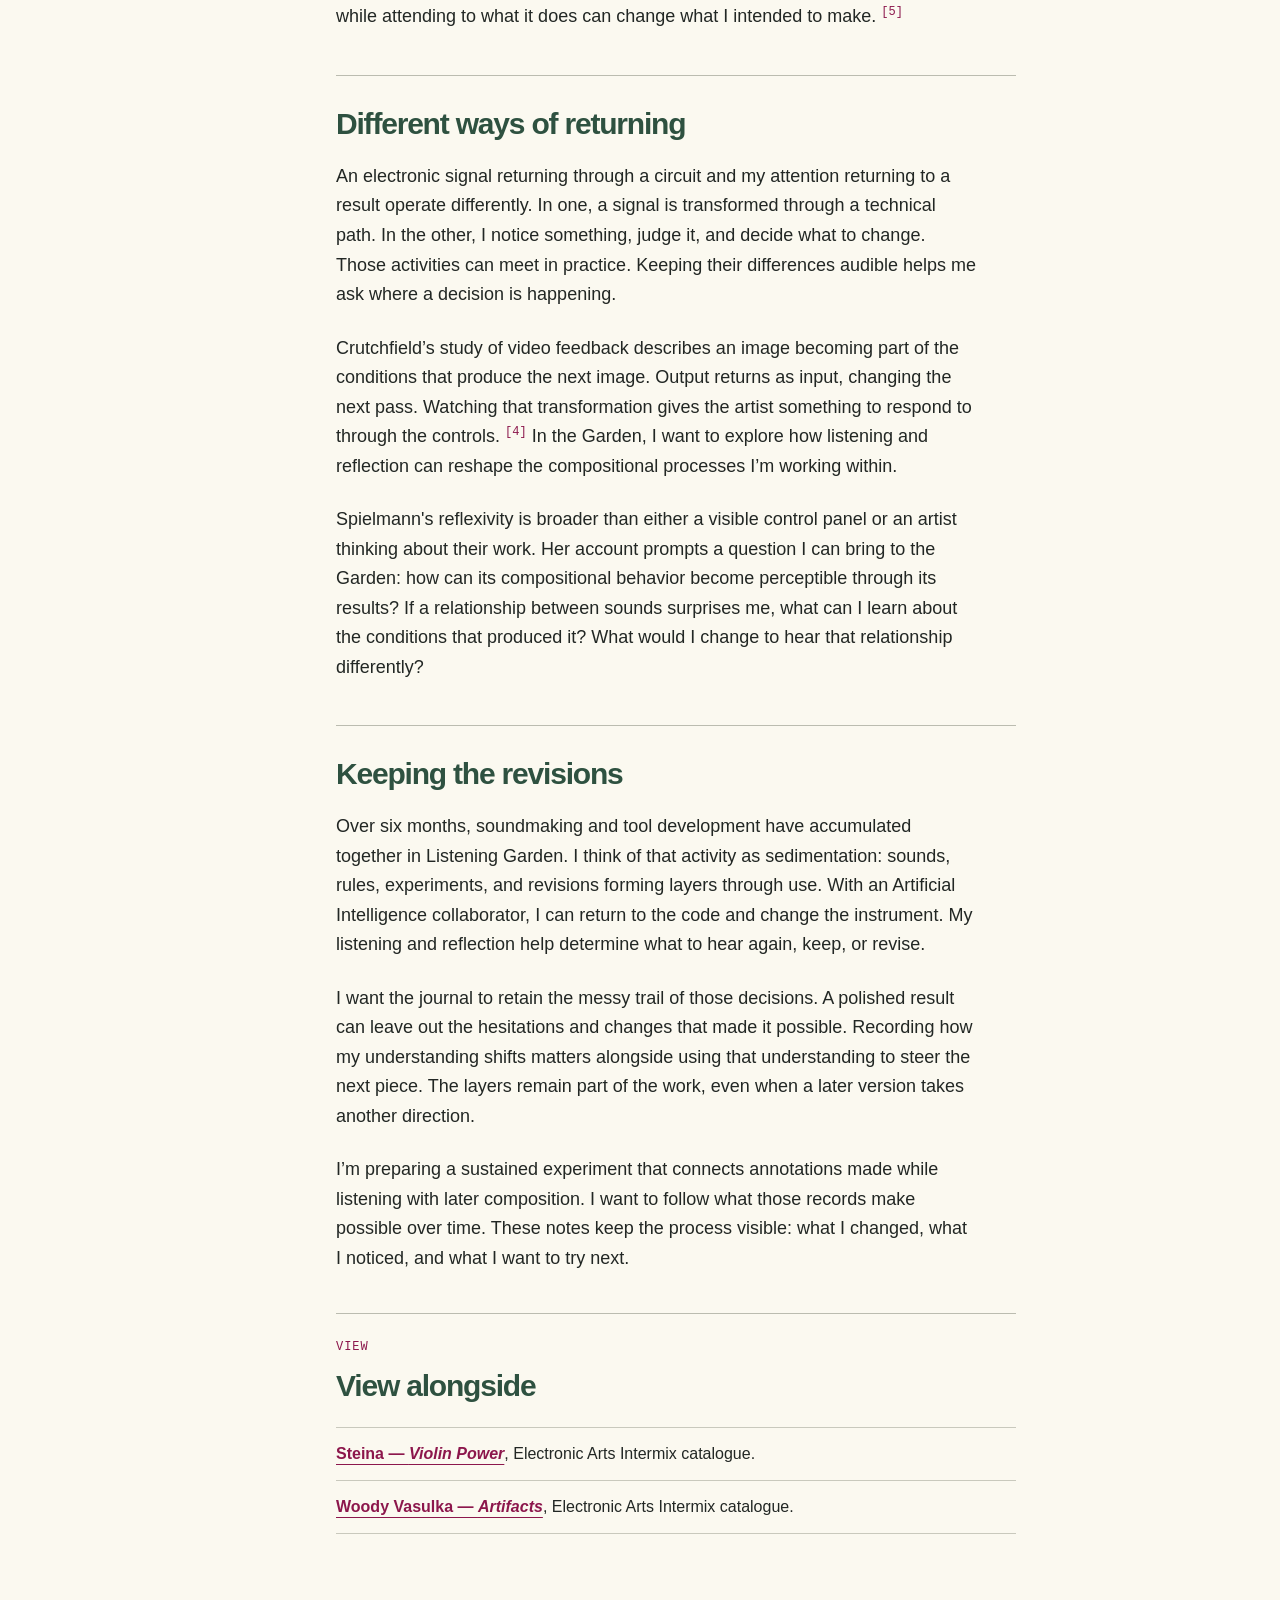
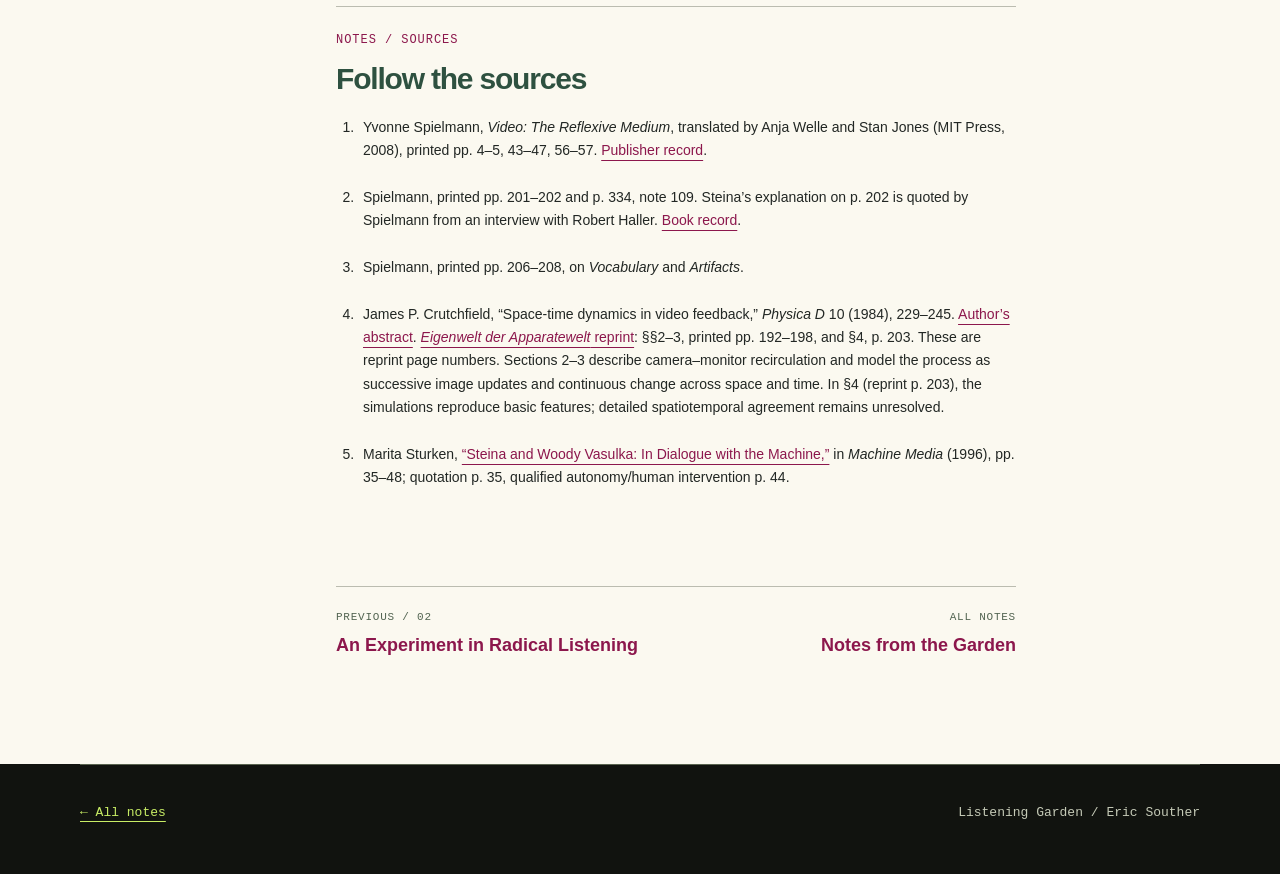
<file: journal/coming-to-sound-through-video/index.html>
<!doctype html>
<html lang="en"><head><meta charset="utf-8"><meta name="viewport" content="width=device-width,initial-scale=1"><meta name="theme-color" content="#11130f"><meta name="description" content="Coming to sound through video: making a tool, perceiving its behavior, and keeping the trail of revision."><title>Coming to sound through video — Notes from the Garden</title><link rel="canonical" href="https://listening.garden/journal/coming-to-sound-through-video/"><link rel="icon" href="../../wild-grafting/assets/lg-icon.png"><link rel="stylesheet" href="../assets/journal.css"><link rel="stylesheet" href="../assets/notes.css?v=0e3c5c5e502c"><meta property="article:published_time" content="2026-10-22T14:49:55-04:00"></head>
<body class="prose-note"><a class="skip" href="#article">Skip to the journal entry</a><header class="topbar wrap"><a class="brand" href="../../"><img src="../../wild-grafting/assets/lg-icon.png" width="42" height="42" alt=""><span>listening garden</span></a><nav aria-label="Site"><a href="../../#releases">Releases</a><a href="../" aria-current="page">Notes</a><a href="../../experiments/">Experiments</a></nav></header>
<main id="article"><header class="article-hero wrap prose-hero"><div class="hero-topline"><p class="eyebrow">NOTES FROM THE GARDEN / 03</p></div><h1>Coming to sound<span>through video</span></h1><p class="lede">Making a tool, perceiving its behavior, and keeping the trail of revision</p><p class="meta"><span>VIDEO / REFLEXIVITY</span><span>ERIC SOUTHER</span></p><p class="meta"><span>First published <time datetime="2026-10-22T14:49:55-04:00" title="Publication date in America/Detroit">October 22, 2026</time></span></p></header>
<div class="essay"><div class="essay-layout wrap"><nav class="essay-side" aria-label="Entry sections"><strong>In this entry</strong><ol><li><a href="#an-image-being-made">An image being made</a></li><li><a href="#different-ways-of-returning">Different ways of returning</a></li><li><a href="#keeping-the-revisions">Keeping the revisions</a></li><li><a href="#listen">View alongside</a></li><li><a href="#sources">Sources</a></li></ol></nav><article class="essay-copy"><details class="mobile-contents"><summary>In this entry</summary><ul><li><a href="#an-image-being-made">An image being made</a></li><li><a href="#different-ways-of-returning">Different ways of returning</a></li><li><a href="#keeping-the-revisions">Keeping the revisions</a></li><li><a href="#listen">View alongside</a></li><li><a href="#sources">Sources</a></li></ul></details><div class="article-body" id="essay-start"><p>My way into algorithmic composition comes through video processing and research into artists developing their own systems from the 1970s onward. Listening Garden carries that experience into sound. I am interested in the relationship between making a tool and discovering what it allows me to perceive. A change opens a possibility; seeing or hearing its result gives me something to respond to. That response can become another gesture, a different rule, or a revision to the instrument.</p>
<h2 id="an-image-being-made">An image being made</h2>
<p>In <em>Video: The Reflexive Medium</em>, Yvonne Spielmann locates reflexivity in video&#39;s technical character. Its image is continuously constructed and reconstructed through signals. The medium exists as a changing process, even when a particular use conceals that character. Feedback and closed circuit are especially revealing forms of this ongoing transformation. <a class="citation" href="#source-1" aria-label="Source 1">[1]</a></p>
<p>Spielmann’s discussion of Steina’s <em>Violin Power</em> describes image-forming processes that can be observed and modified in real time through a musical instrument. Performing involves attending to processes while acting within them. <a class="citation" href="#source-2" aria-label="Source 2">[2]</a></p>
<p>Spielmann&#39;s account of Woody Vasulka&#39;s <em>Vocabulary</em> and <em>Artifacts</em> also places setup and control alongside discovery. The apparatus makes phenomena available that the artist can investigate. <a class="citation" href="#source-3" aria-label="Source 3">[3]</a> How does a tool let me encounter something I could not fully specify beforehand?</p>
<p>Marita Sturken describes Steina and Woody Vasulka as “not masters of a tool but interpreters of its capabilities.” Building an instrument gives me ways to act, while attending to what it does can change what I intended to make. <a class="citation" href="#source-5" aria-label="Source 5">[5]</a></p>
<h2 id="different-ways-of-returning">Different ways of returning</h2>
<p>An electronic signal returning through a circuit and my attention returning to a result operate differently. In one, a signal is transformed through a technical path. In the other, I notice something, judge it, and decide what to change. Those activities can meet in practice. Keeping their differences audible helps me ask where a decision is happening.</p>
<p>Crutchfield’s study of video feedback describes an image becoming part of the conditions that produce the next image. Output returns as input, changing the next pass. Watching that transformation gives the artist something to respond to through the controls. <a class="citation" href="#source-4" aria-label="Source 4">[4]</a> In the Garden, I want to explore how listening and reflection can reshape the compositional processes I’m working within.</p>
<p>Spielmann&#39;s reflexivity is broader than either a visible control panel or an artist thinking about their work. Her account prompts a question I can bring to the Garden: how can its compositional behavior become perceptible through its results? If a relationship between sounds surprises me, what can I learn about the conditions that produced it? What would I change to hear that relationship differently?</p>
<h2 id="keeping-the-revisions">Keeping the revisions</h2>
<p>Over six months, soundmaking and tool development have accumulated together in Listening Garden. I think of that activity as sedimentation: sounds, rules, experiments, and revisions forming layers through use. With an Artificial Intelligence collaborator, I can return to the code and change the instrument. My listening and reflection help determine what to hear again, keep, or revise.</p>
<p>I want the journal to retain the messy trail of those decisions. A polished result can leave out the hesitations and changes that made it possible. Recording how my understanding shifts matters alongside using that understanding to steer the next piece. The layers remain part of the work, even when a later version takes another direction.</p>
<p>I’m preparing a sustained experiment that connects annotations made while listening with later composition. I want to follow what those records make possible over time. These notes keep the process visible: what I changed, what I noticed, and what I want to try next.</p>
</div>
<section class="listen-examples" id="listen"><span class="section-no">VIEW</span><h2>View alongside</h2><ul><li><a href="https://www.eai.org/titles/violin-power">Steina — <em>Violin Power</em></a>, Electronic Arts Intermix catalogue.</li><li><a href="https://www.eai.org/titles/artifacts">Woody Vasulka — <em>Artifacts</em></a>, Electronic Arts Intermix catalogue.</li></ul></section>
<section class="sources" id="sources"><span class="section-no">NOTES / SOURCES</span><h2>Follow the sources</h2><ol><li id="source-1">Yvonne Spielmann, <em>Video: The Reflexive Medium</em>, translated by Anja Welle and Stan Jones (MIT Press, 2008), printed pp. 4–5, 43–47, 56–57. <a href="https://mitpress.mit.edu/9780262195669/video/">Publisher record</a>.</li><li id="source-2">Spielmann, printed pp. 201–202 and p. 334, note 109. Steina’s explanation on p. 202 is quoted by Spielmann from an interview with Robert Haller. <a href="https://mitpress.mit.edu/9780262195669/video/">Book record</a>.</li><li id="source-3">Spielmann, printed pp. 206–208, on <em>Vocabulary</em> and <em>Artifacts</em>.</li><li id="source-4">James P. Crutchfield, “Space-time dynamics in video feedback,” <em>Physica D</em> 10 (1984), 229–245. <a href="https://csc.ucdavis.edu/~cmg/compmech/pubs/sptmdvfb.htm">Author’s abstract</a>. <a href="https://www.vasulka.org/Kitchen/PDF_Eigenwelt/pdf/191-207.pdf"><em>Eigenwelt der Apparatewelt</em> reprint</a>: §§2–3, printed pp. 192–198, and §4, p. 203. These are reprint page numbers. Sections 2–3 describe camera–monitor recirculation and model the process as successive image updates and continuous change across space and time. In §4 (reprint p. 203), the simulations reproduce basic features; detailed spatiotemporal agreement remains unresolved.</li><li id="source-5">Marita Sturken, <a href="https://www.vasulka.org/Catalogues/PDFs/Cat_MachineMedia.pdf#page=36">“Steina and Woody Vasulka: In Dialogue with the Machine,”</a> in <em>Machine Media</em> (1996), pp. 35–48; quotation p. 35, qualified autonomy/human intervention p. 44.</li></ol></section>
<nav class="series-neighbors" aria-label="More notes"><a href="../future-experiment/"><small>PREVIOUS / 02</small>An Experiment in Radical Listening</a><a href="../"><small>ALL NOTES</small>Notes from the Garden</a></nav></article></div></div></main><footer class="article-footer wrap"><p><a href="../">← All notes</a></p><p>Listening Garden / Eric Souther</p></footer></body></html>
</file>
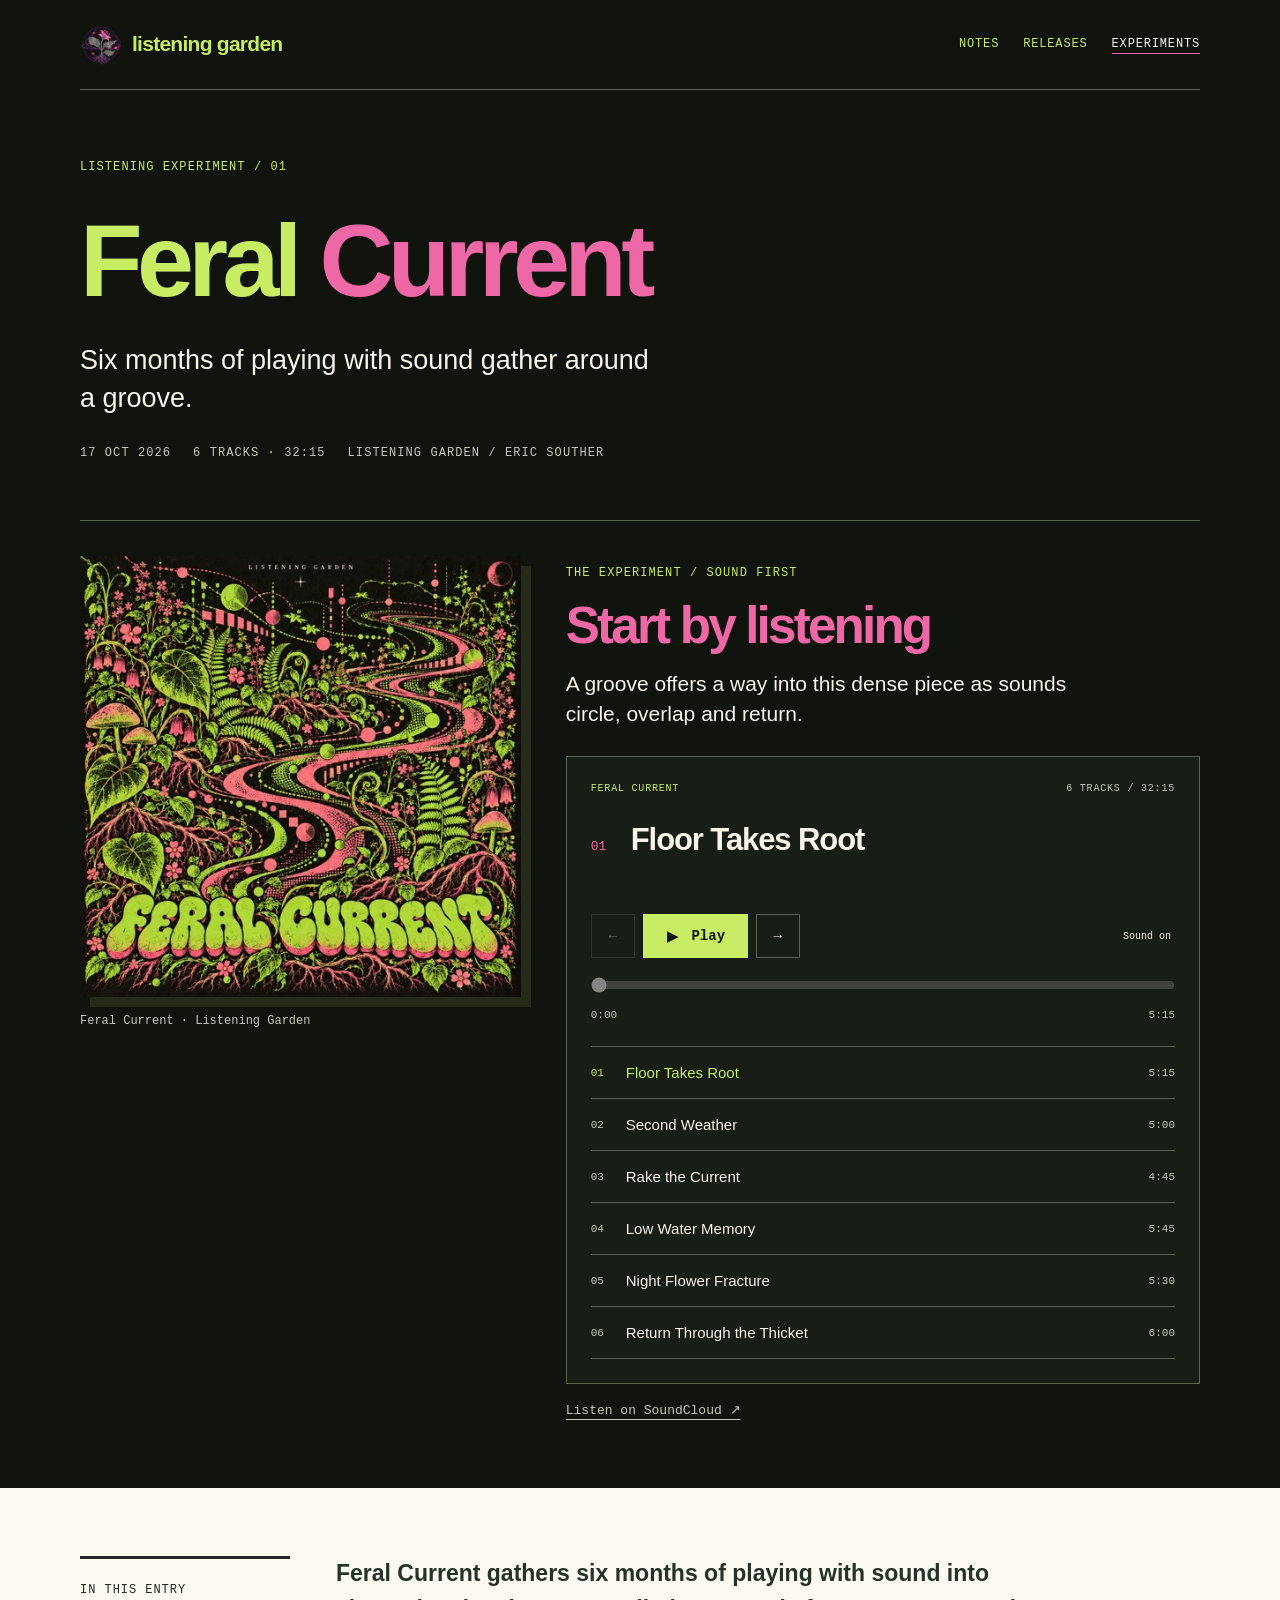
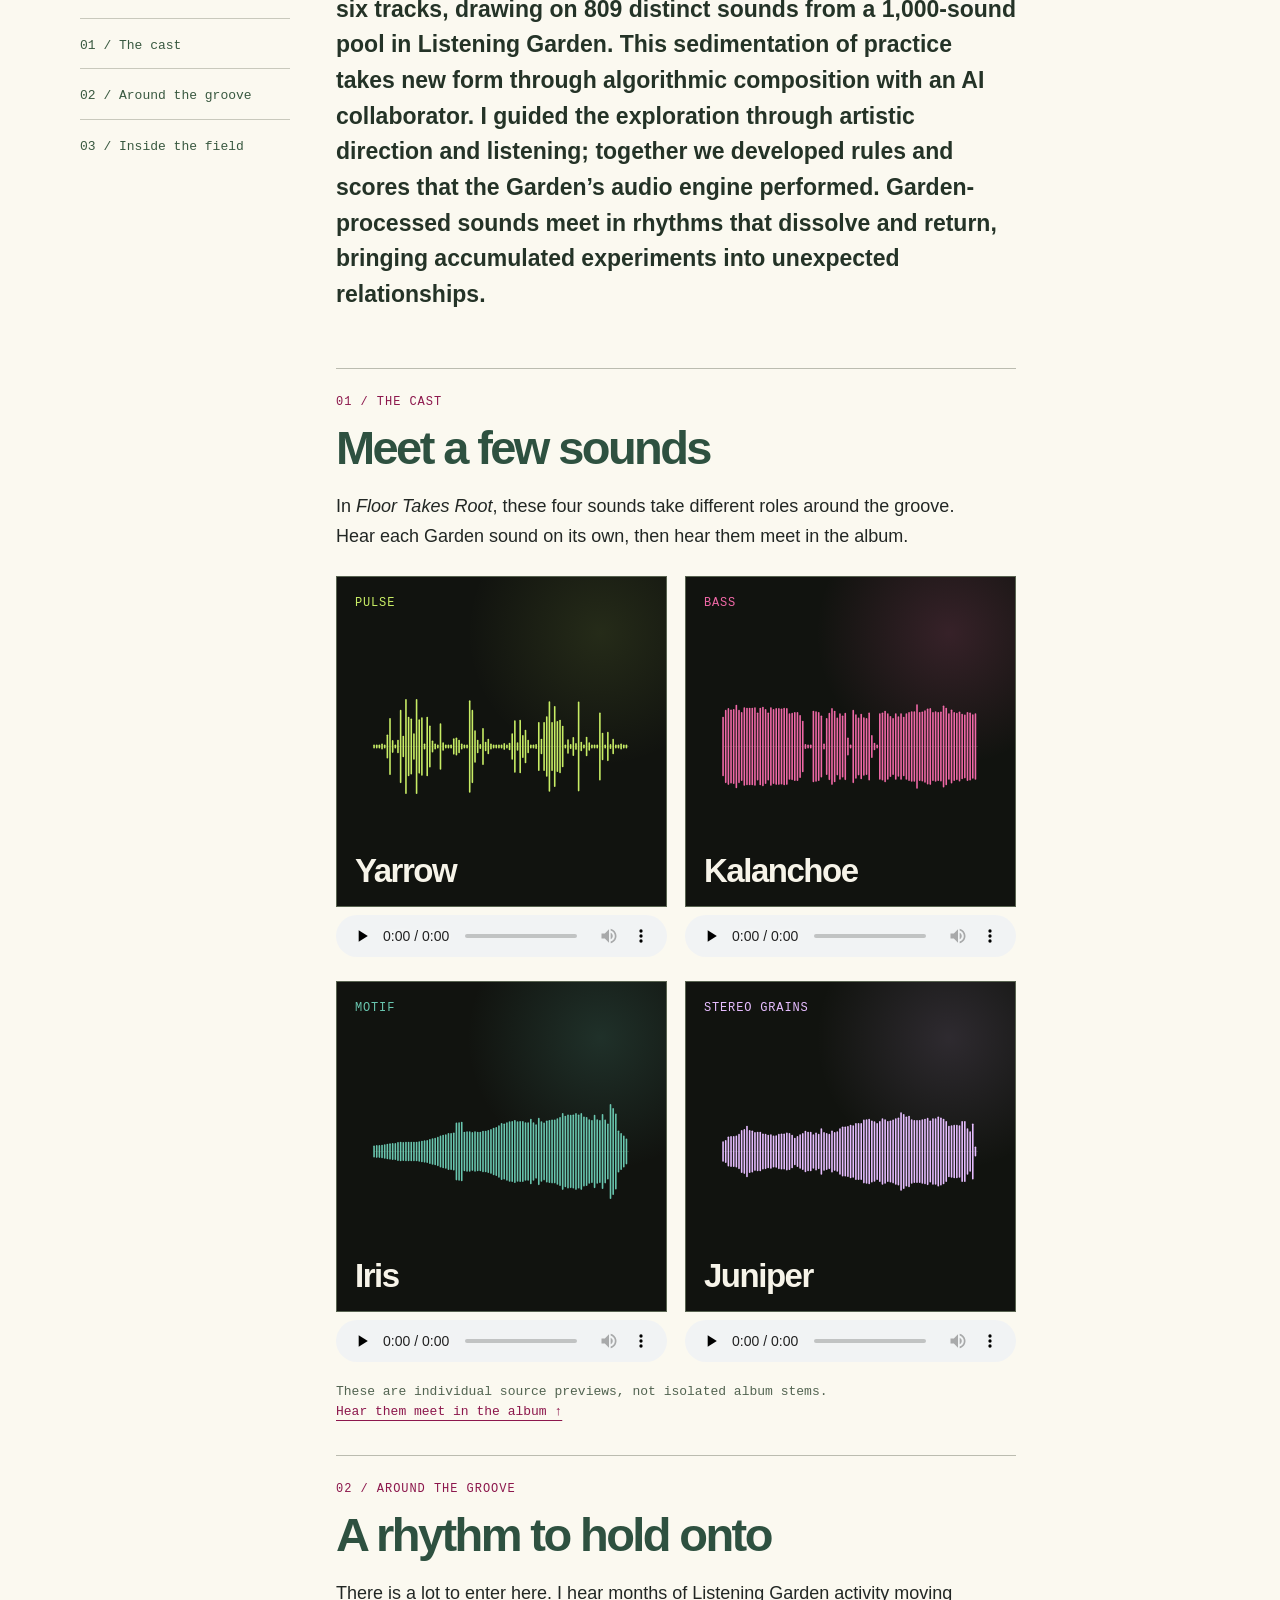
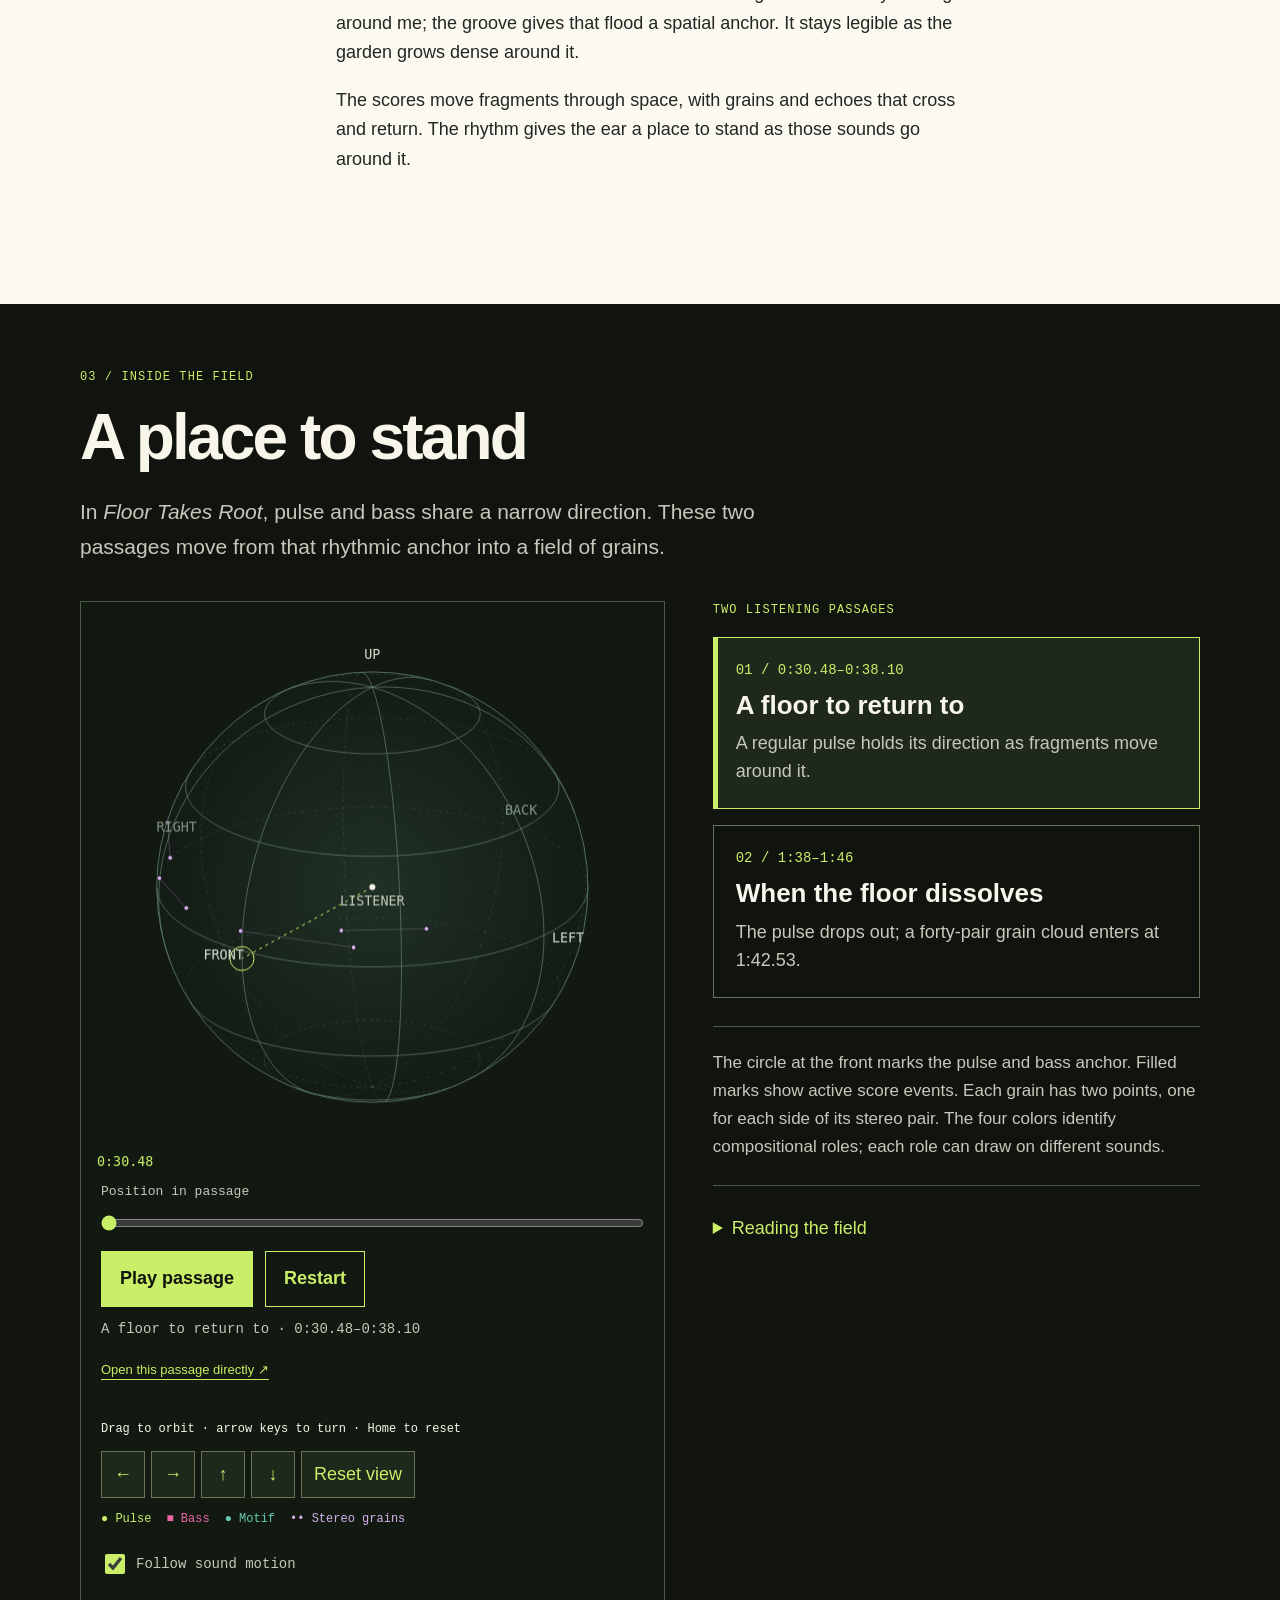
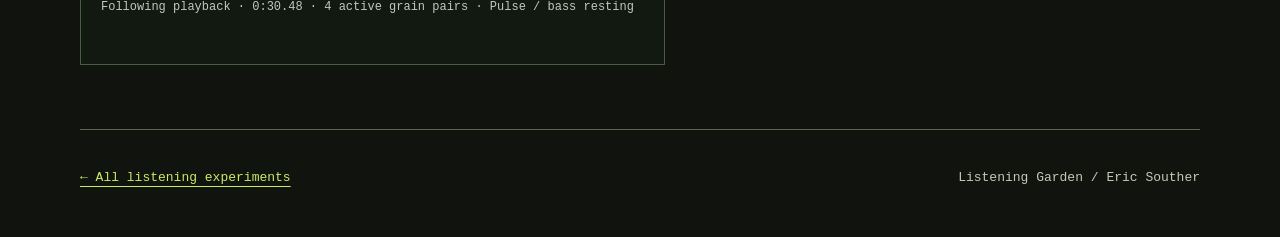
<file: journal/feral-current/index.html>
<!doctype html>
<html lang="en"><head><meta charset="utf-8"><meta name="viewport" content="width=device-width, initial-scale=1"><meta http-equiv="refresh" content="0;url=../../experiments/feral-current/"><title>Feral Current — Listening experiments</title><script>location.replace('../../experiments/feral-current/' + location.search + location.hash);</script></head><body><p><a href="../../experiments/feral-current/">Open Feral Current in Listening experiments</a>.</p></body></html>
</file>
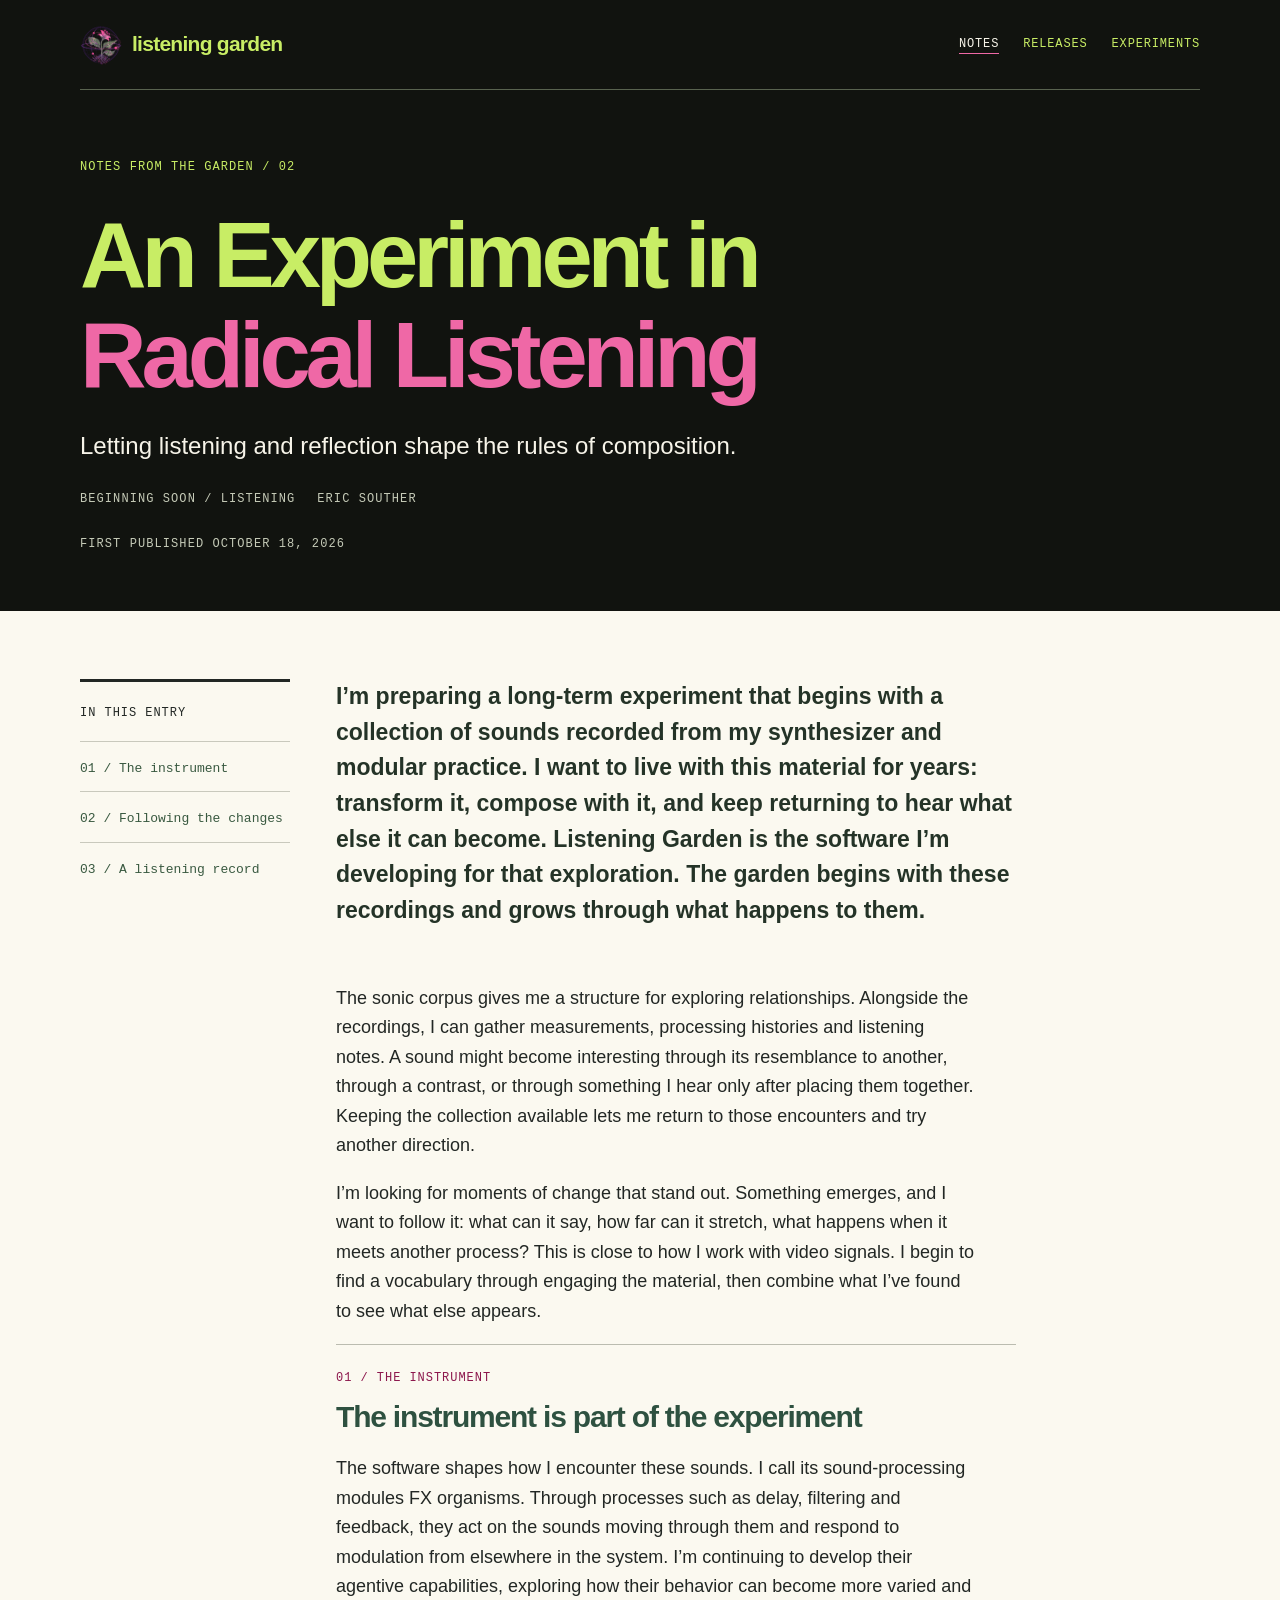
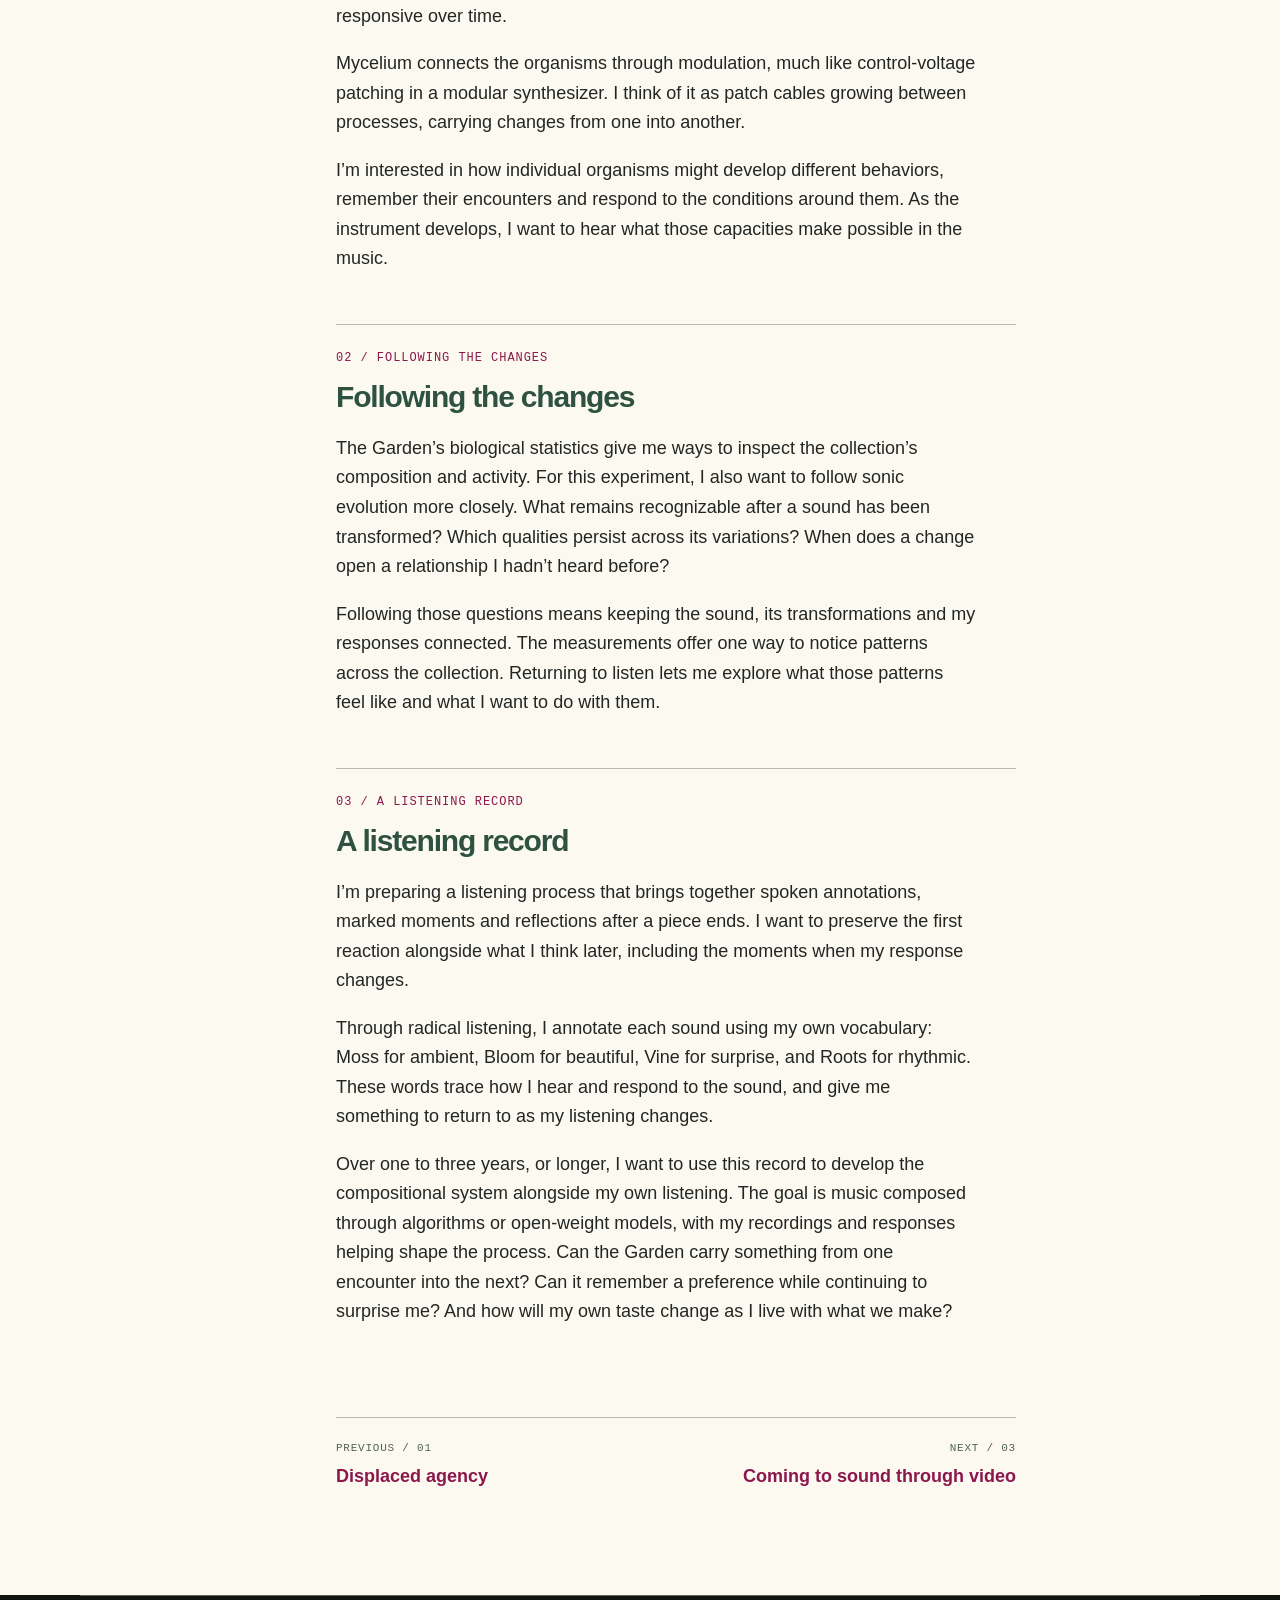
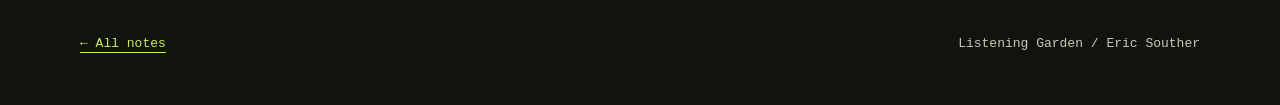
<file: journal/future-experiment/index.html>
<!doctype html>
<html lang="en">
<head>
  <meta charset="utf-8">
  <meta name="viewport" content="width=device-width, initial-scale=1">
  <meta name="theme-color" content="#11130f">
  <meta name="description" content="An Experiment in Radical Listening: letting listening and reflection shape the rules of composition.">
  <title>An Experiment in Radical Listening — Notes from the Garden</title>
  <link rel="icon" href="../../wild-grafting/assets/lg-icon.png" type="image/png">
  <link rel="stylesheet" href="../assets/journal.css">
  <link rel="stylesheet" href="../assets/notes.css?v=0e3c5c5e502c">
<meta property="article:published_time" content="2026-10-18T22:39:18-04:00"></head>
<body>
  <a class="skip" href="#article">Skip to the journal entry</a>
  <header class="topbar wrap">
    <a class="brand" href="../../"><img src="../../wild-grafting/assets/lg-icon.png" width="42" height="42" alt=""><span>listening garden</span></a>
    <nav aria-label="Site"><a href="../" aria-current="page">Notes</a><a href="../../#releases">Releases</a><a href="../../experiments/">Experiments</a></nav>
  </header>
  <main id="article">
    <header class="article-hero wrap prose-hero">
      <div class="hero-topline"><p class="eyebrow">NOTES FROM THE GARDEN / 02</p></div>
      <h1>An Experiment in<br><span>Radical Listening</span></h1>
      <p class="lede">Letting listening and reflection shape the rules of composition.</p>
      <p class="meta"><span>BEGINNING SOON / LISTENING</span><span>ERIC SOUTHER</span></p><p class="meta"><span>First published <time datetime="2026-10-18T22:39:18-04:00" title="Publication date in America/Detroit">October 18, 2026</time></span></p>
    </header>
    <div class="essay">
      <div class="essay-layout wrap">
        <nav class="essay-side" aria-label="Entry sections"><strong>In this entry</strong><ol><li><a href="#material">01 / The instrument</a></li><li><a href="#question">02 / Following the changes</a></li><li><a href="#listening">03 / A listening record</a></li></ol></nav>
        <article class="essay-copy">
          <p class="approved">I’m preparing a long-term experiment that begins with a collection of sounds recorded from my synthesizer and modular practice. I want to live with this material for years: transform it, compose with it, and keep returning to hear what else it can become. Listening Garden is the software I’m developing for that exploration. The garden begins with these recordings and grows through what happens to them.</p>
          <p>The sonic corpus gives me a structure for exploring relationships. Alongside the recordings, I can gather measurements, processing histories and listening notes. A sound might become interesting through its resemblance to another, through a contrast, or through something I hear only after placing them together. Keeping the collection available lets me return to those encounters and try another direction.</p>
          <p>I’m looking for moments of change that stand out. Something emerges, and I want to follow it: what can it say, how far can it stretch, what happens when it meets another process? This is close to how I work with video signals. I begin to find a vocabulary through engaging the material, then combine what I’ve found to see what else appears.</p>
          <section id="material" aria-labelledby="material-title">
            <span class="section-no">01 / THE INSTRUMENT</span><h2 id="material-title">The instrument is part of the experiment</h2>
            <p>The software shapes how I encounter these sounds. I call its sound-processing modules FX organisms. Through processes such as delay, filtering and feedback, they act on the sounds moving through them and respond to modulation from elsewhere in the system. I’m continuing to develop their agentive capabilities, exploring how their behavior can become more varied and responsive over time.</p>
            <p>Mycelium connects the organisms through modulation, much like control-voltage patching in a modular synthesizer. I think of it as patch cables growing between processes, carrying changes from one into another.</p>
            <p>I’m interested in how individual organisms might develop different behaviors, remember their encounters and respond to the conditions around them. As the instrument develops, I want to hear what those capacities make possible in the music.</p>
          </section>
          <section id="question" aria-labelledby="question-title">
            <span class="section-no">02 / FOLLOWING THE CHANGES</span><h2 id="question-title">Following the changes</h2>
            <p>The Garden’s biological statistics give me ways to inspect the collection’s composition and activity. For this experiment, I also want to follow sonic evolution more closely. What remains recognizable after a sound has been transformed? Which qualities persist across its variations? When does a change open a relationship I hadn’t heard before?</p>
            <p>Following those questions means keeping the sound, its transformations and my responses connected. The measurements offer one way to notice patterns across the collection. Returning to listen lets me explore what those patterns feel like and what I want to do with them.</p>
          </section>
          <section id="listening" aria-labelledby="listening-title">
            <span class="section-no">03 / A LISTENING RECORD</span><h2 id="listening-title">A listening record</h2>
            <p>I’m preparing a listening process that brings together spoken annotations, marked moments and reflections after a piece ends. I want to preserve the first reaction alongside what I think later, including the moments when my response changes.</p>
            <p>Through radical listening, I annotate each sound using my own vocabulary: Moss for ambient, Bloom for beautiful, Vine for surprise, and Roots for rhythmic. These words trace how I hear and respond to the sound, and give me something to return to as my listening changes.</p>
            <p>Over one to three years, or longer, I want to use this record to develop the compositional system alongside my own listening. The goal is music composed through algorithms or open-weight models, with my recordings and responses helping shape the process. Can the Garden carry something from one encounter into the next? Can it remember a preference while continuing to surprise me? And how will my own taste change as I live with what we make?</p>
          </section>
          <nav class="series-neighbors" aria-label="More notes"><a href="../agency-history/"><small>PREVIOUS / 01</small>Displaced agency</a><a href="../coming-to-sound-through-video/"><small>NEXT / 03</small>Coming to sound through video</a></nav>
        </article>
      </div>
    </div>
  </main>
  <footer class="article-footer wrap"><p><a href="../">← All notes</a></p><p>Listening Garden / Eric Souther</p></footer>
</body>
</html>
</file>
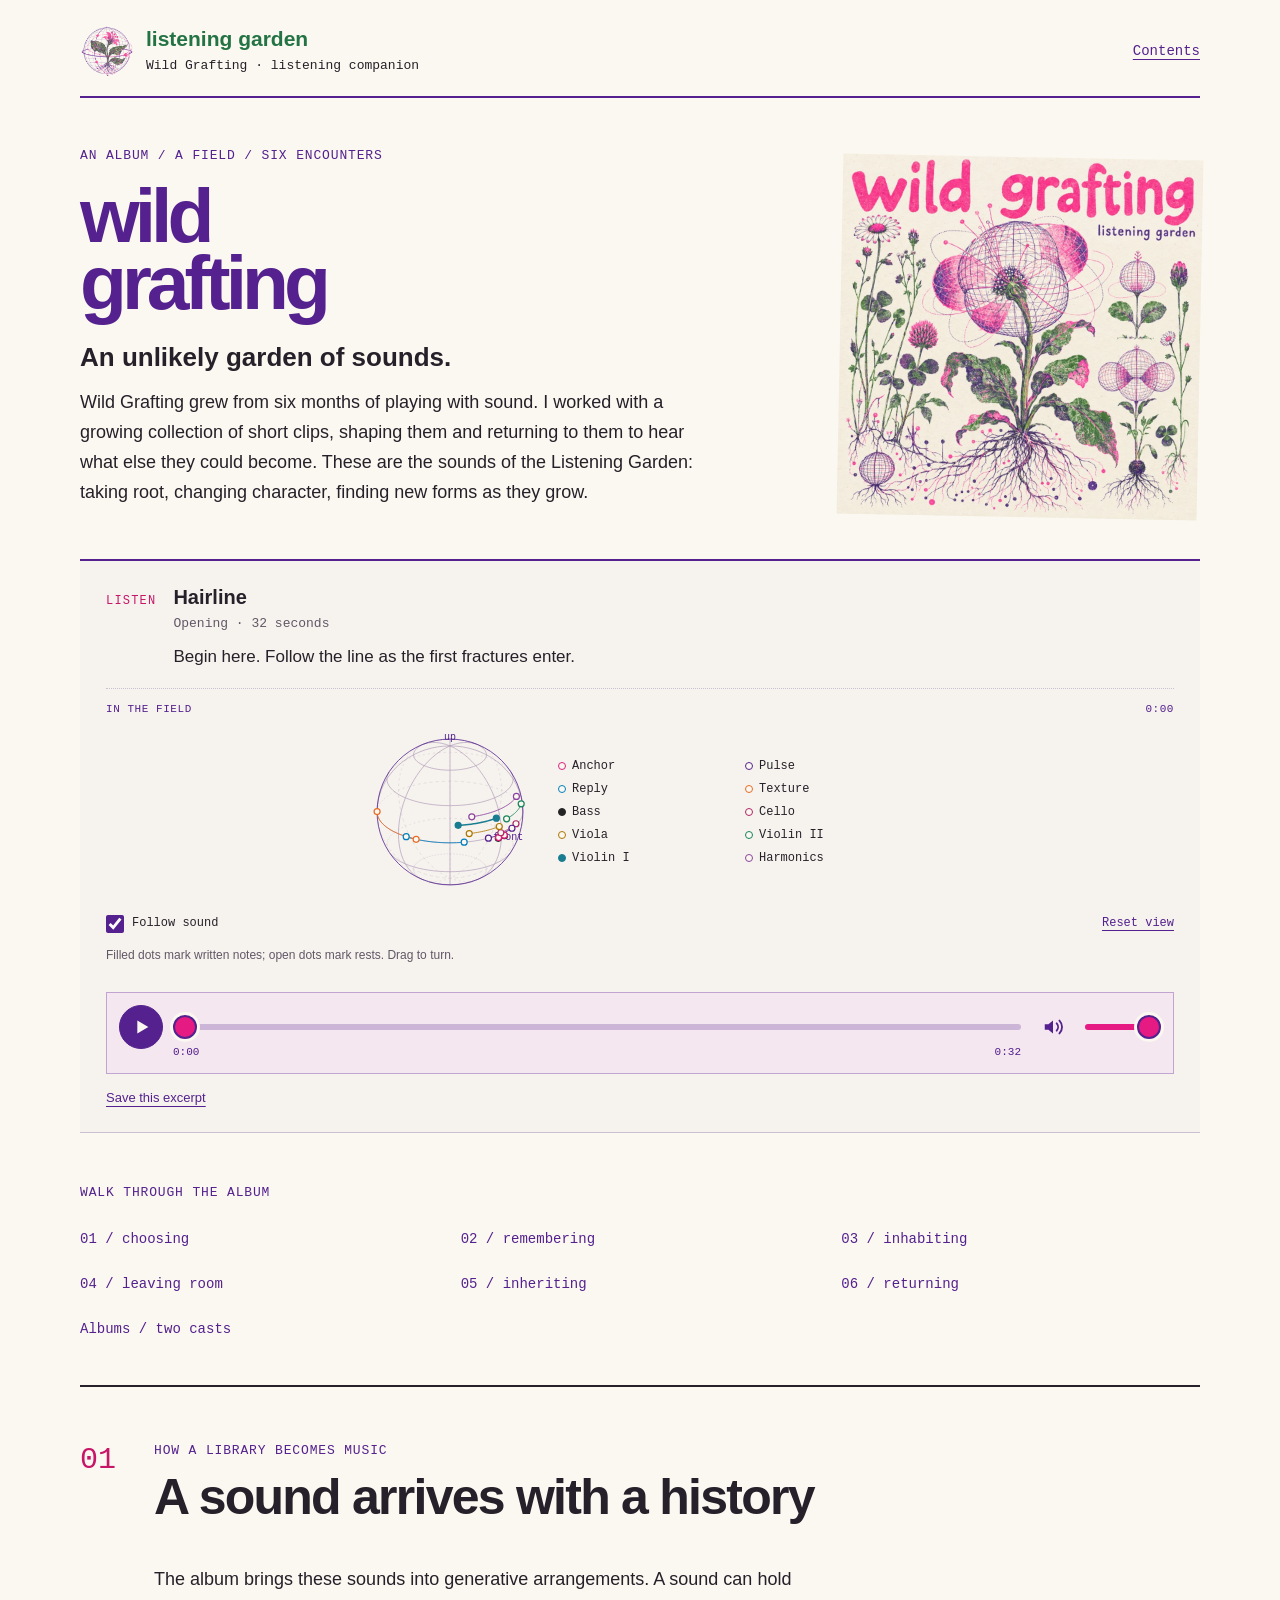
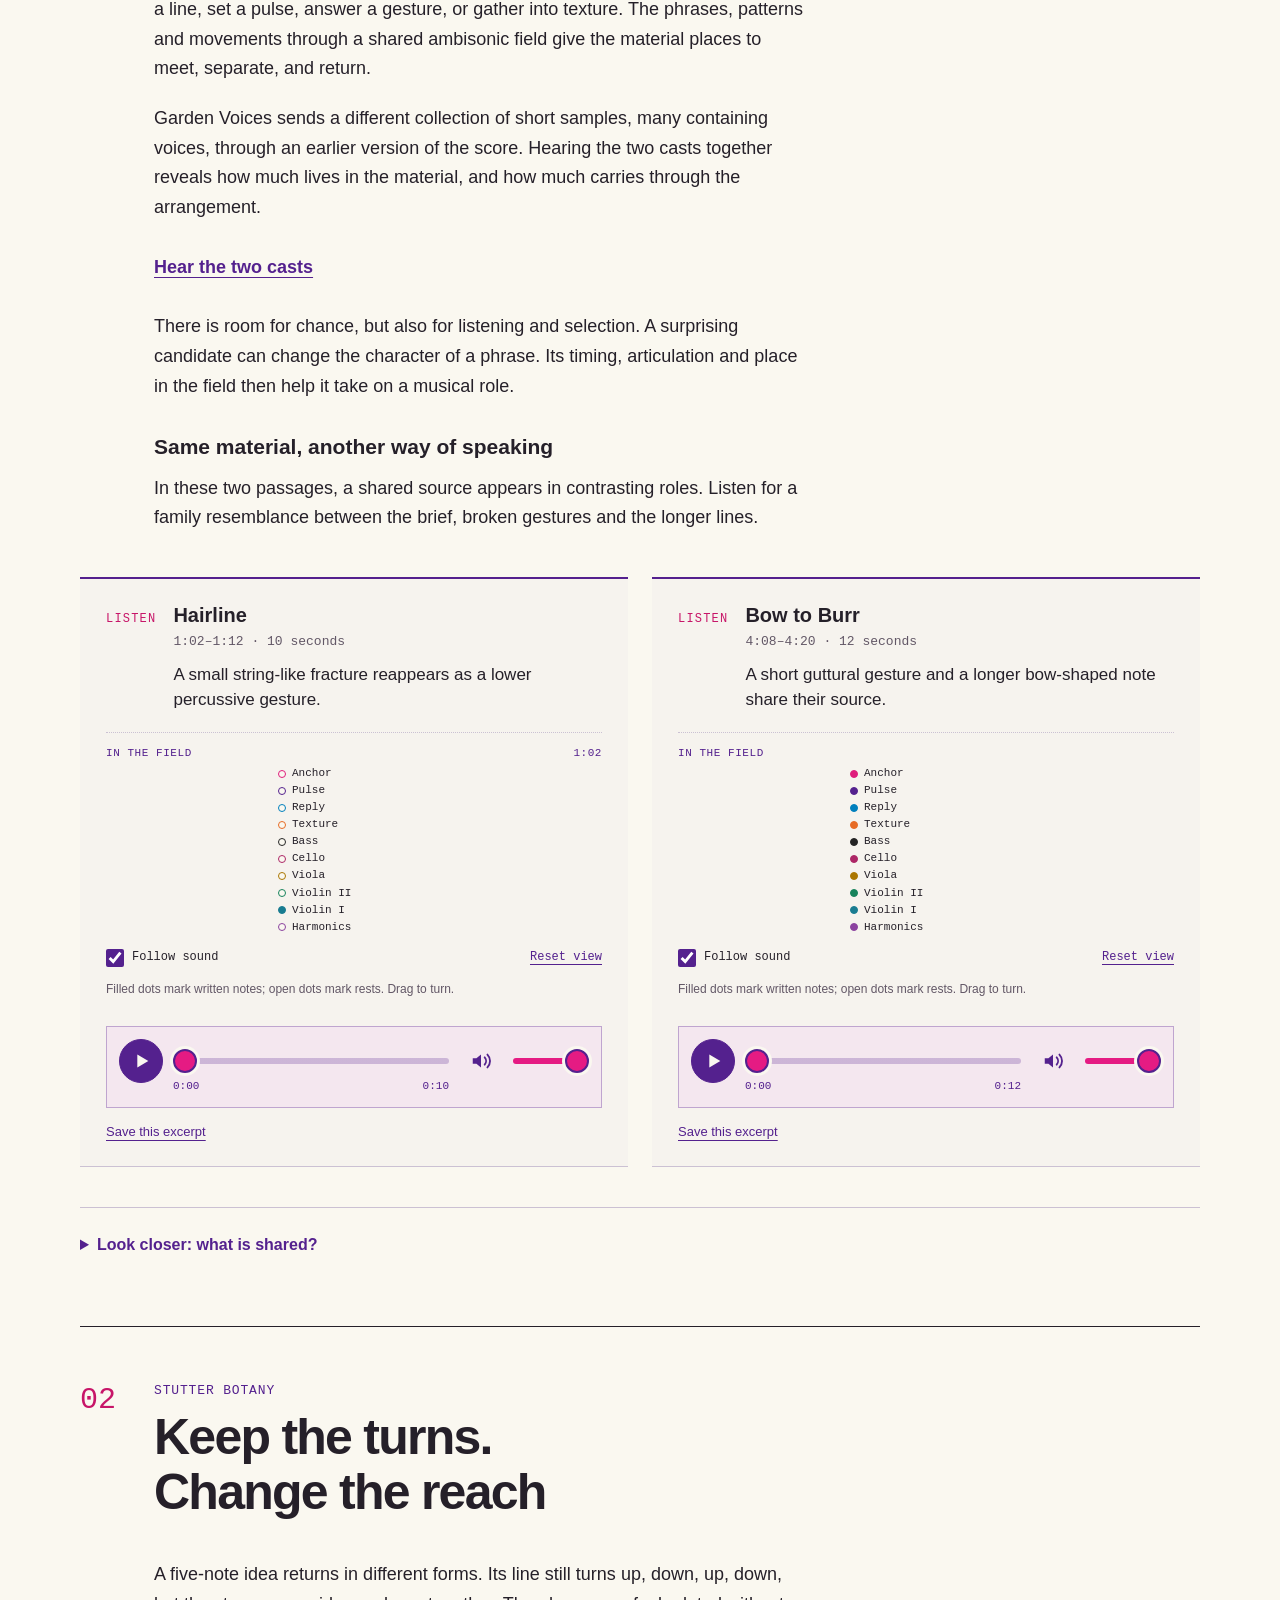
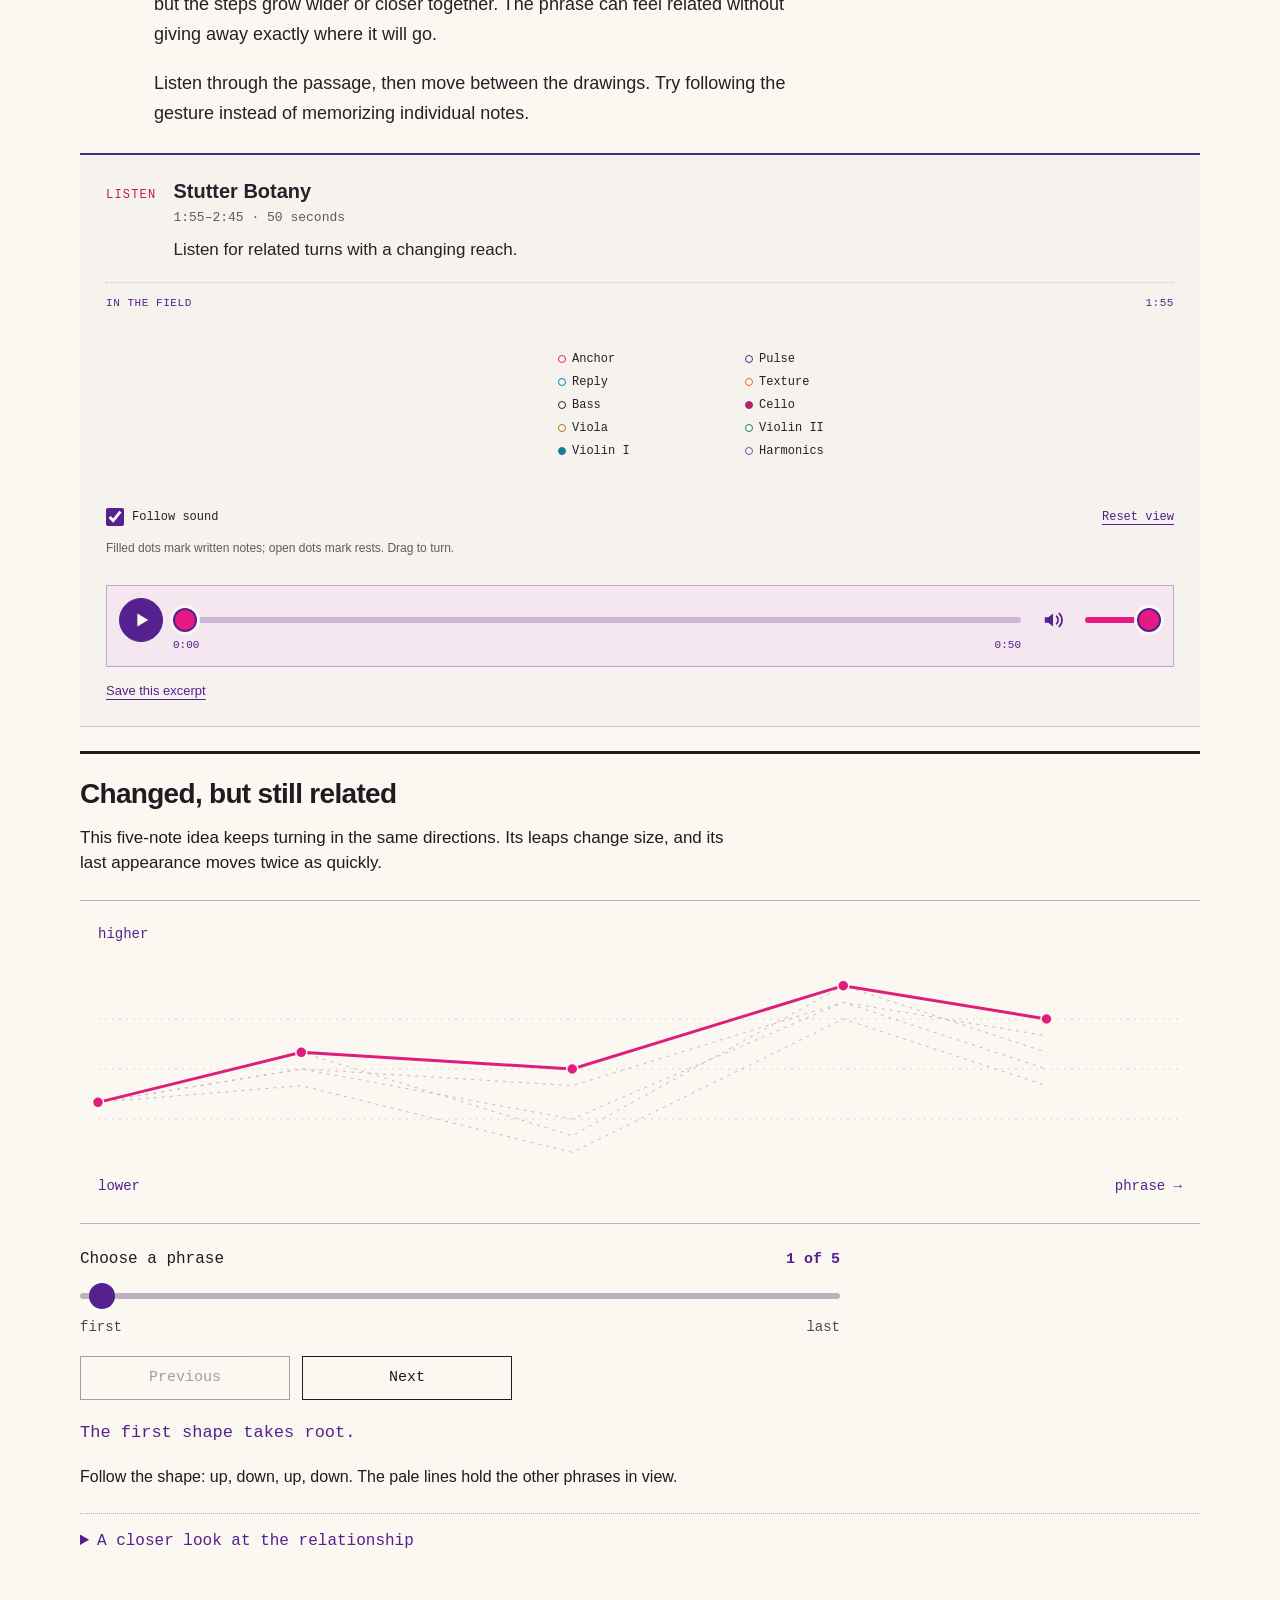
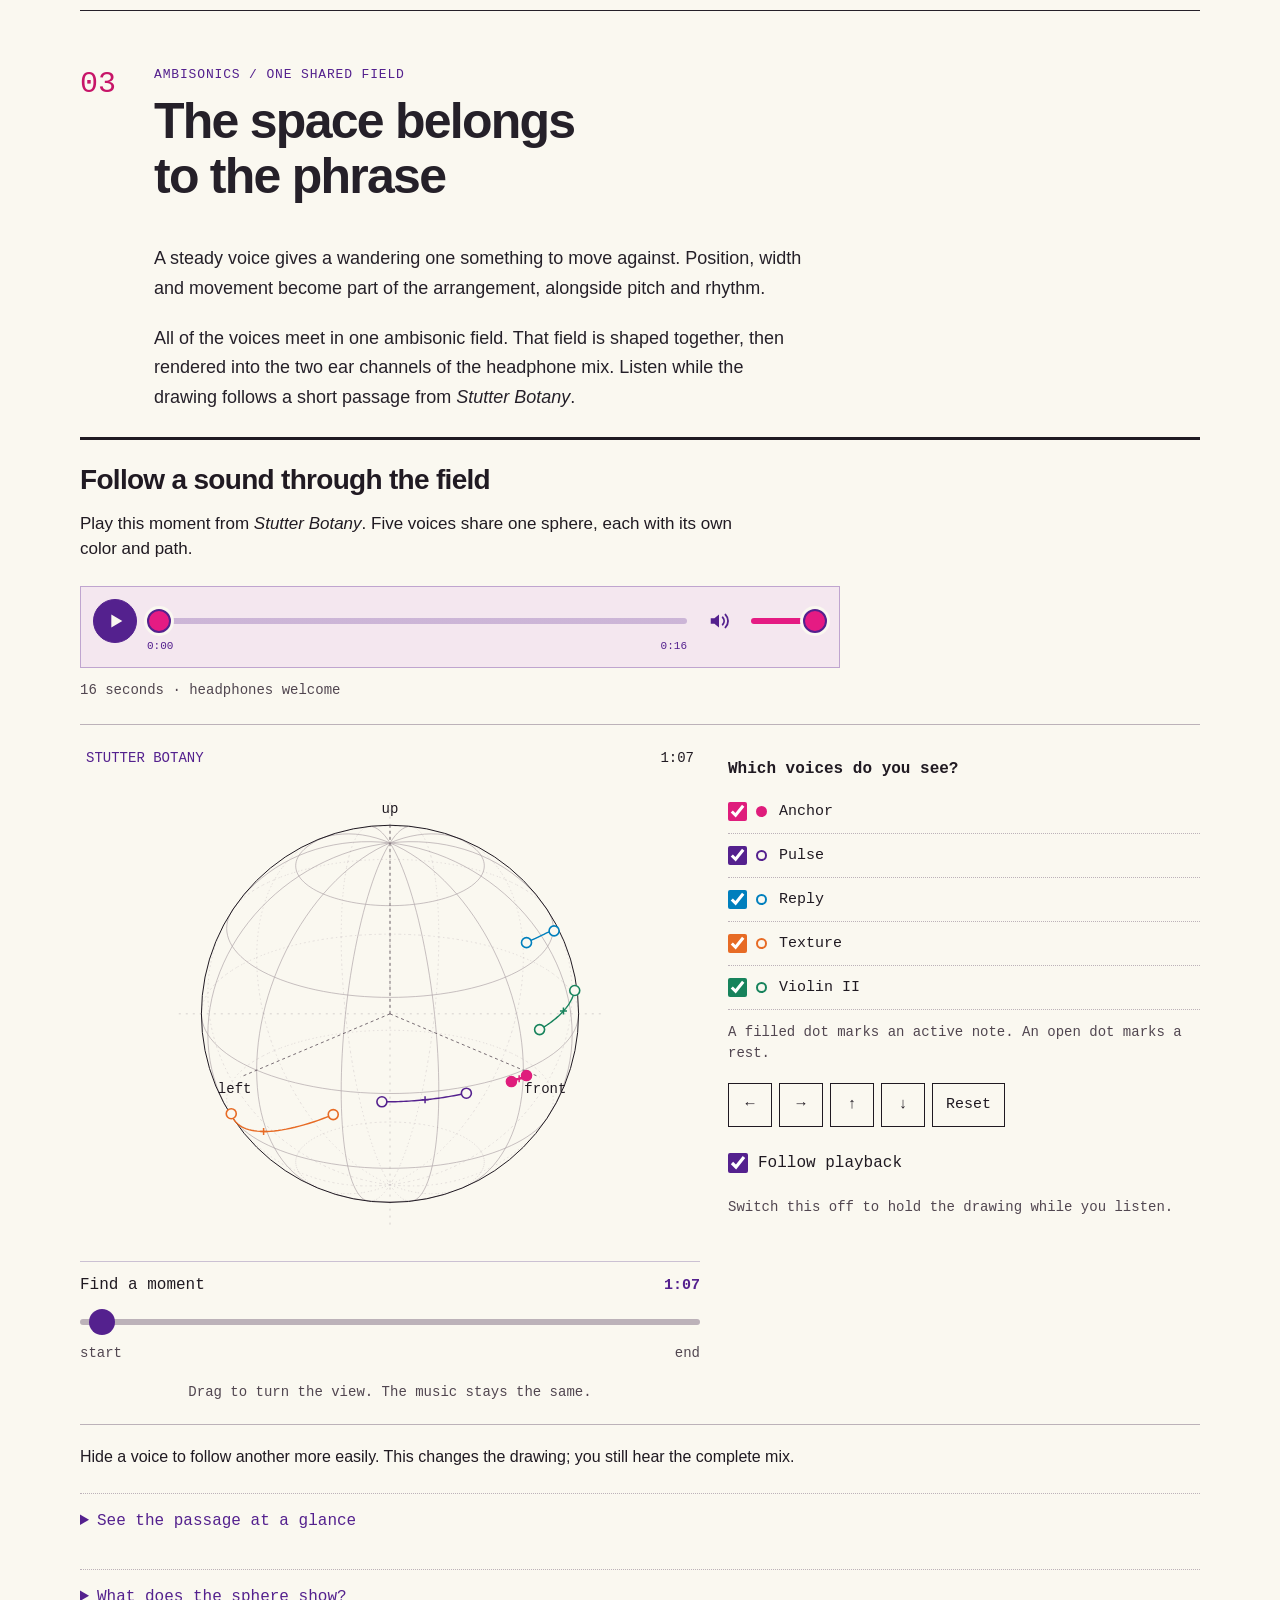
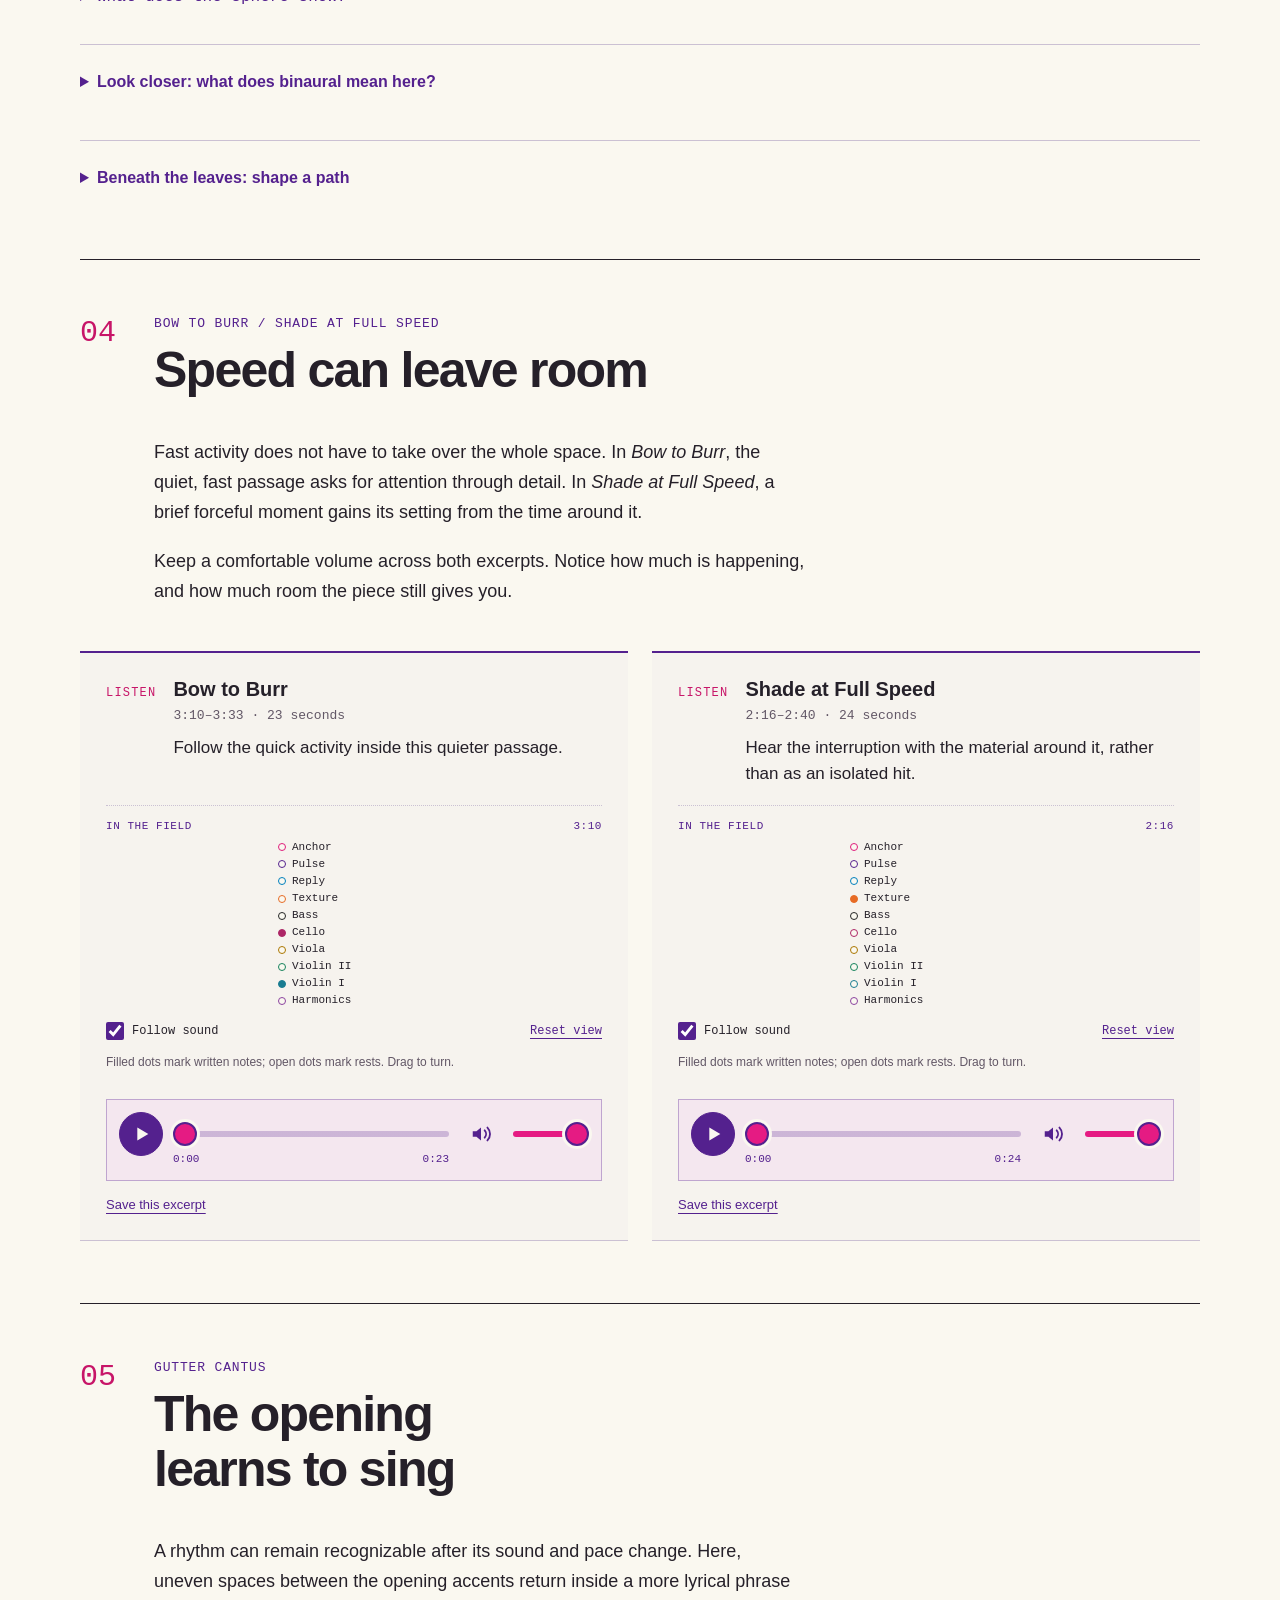
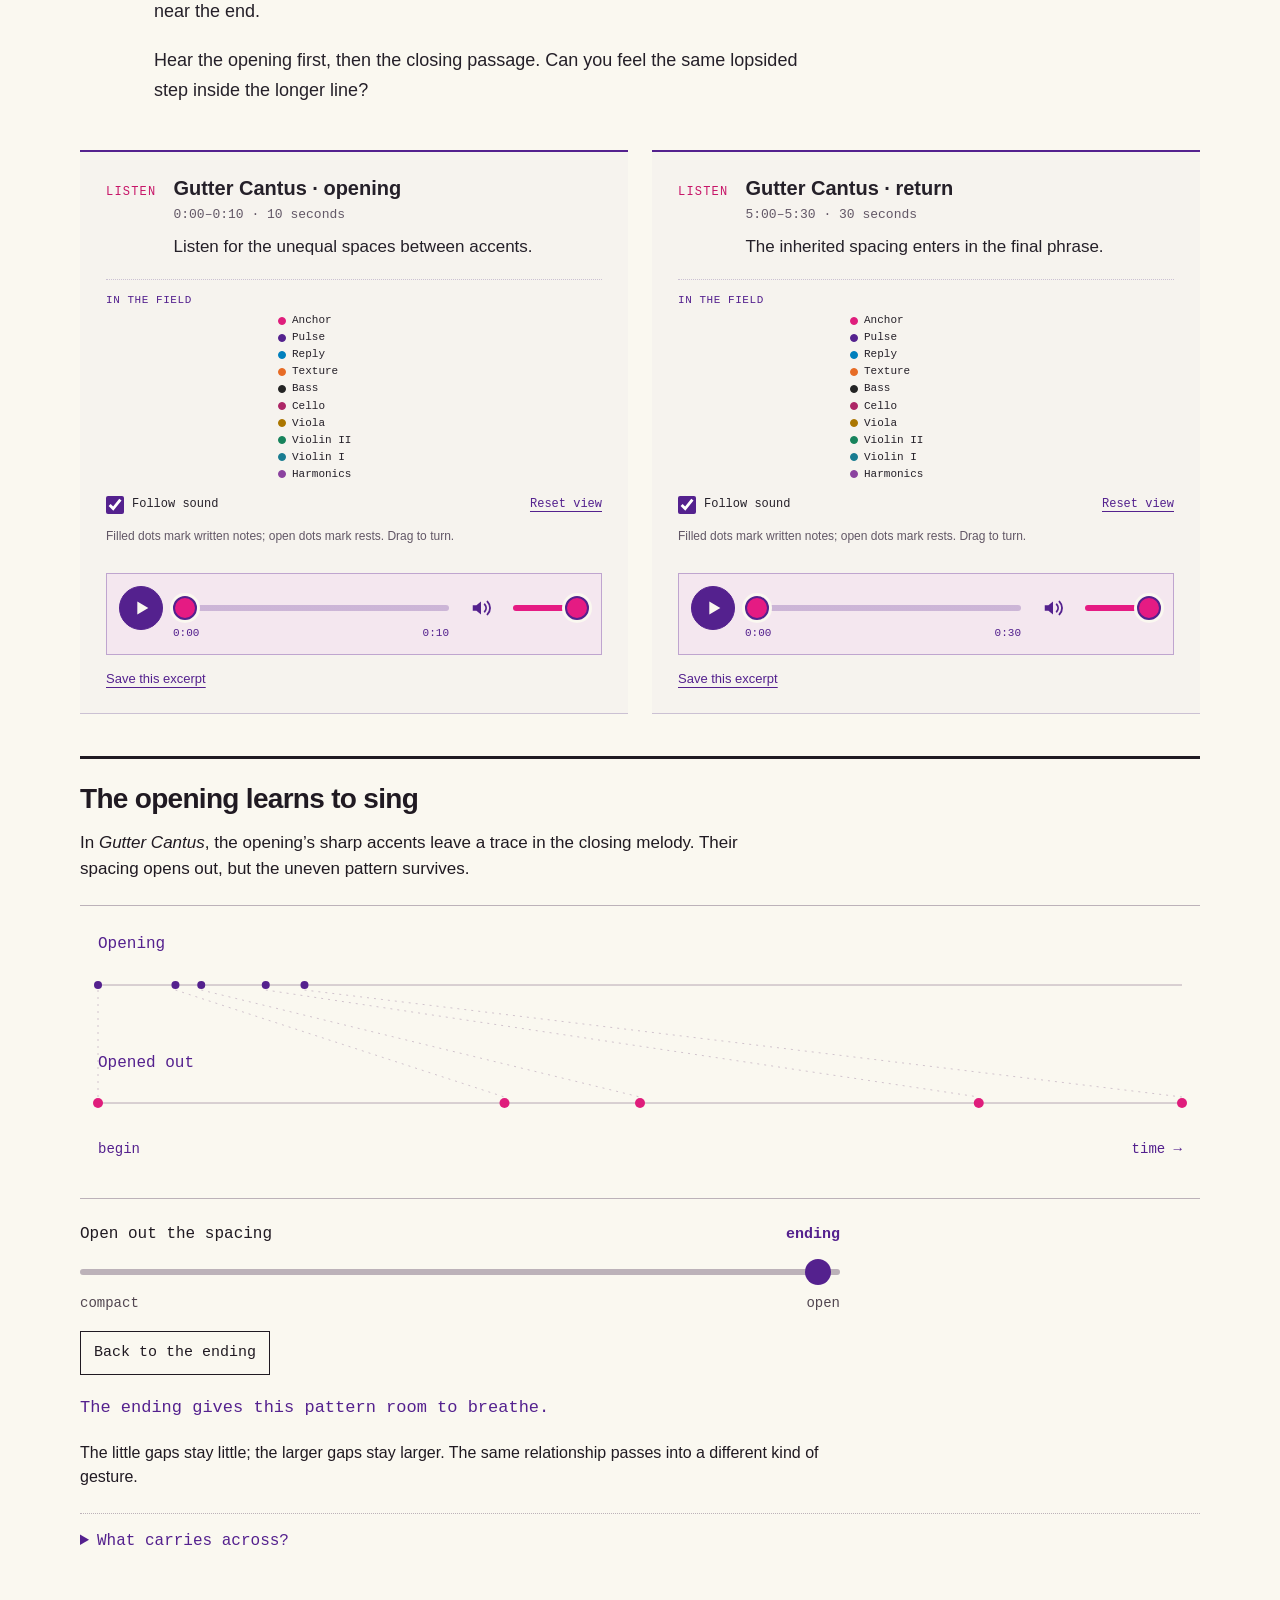
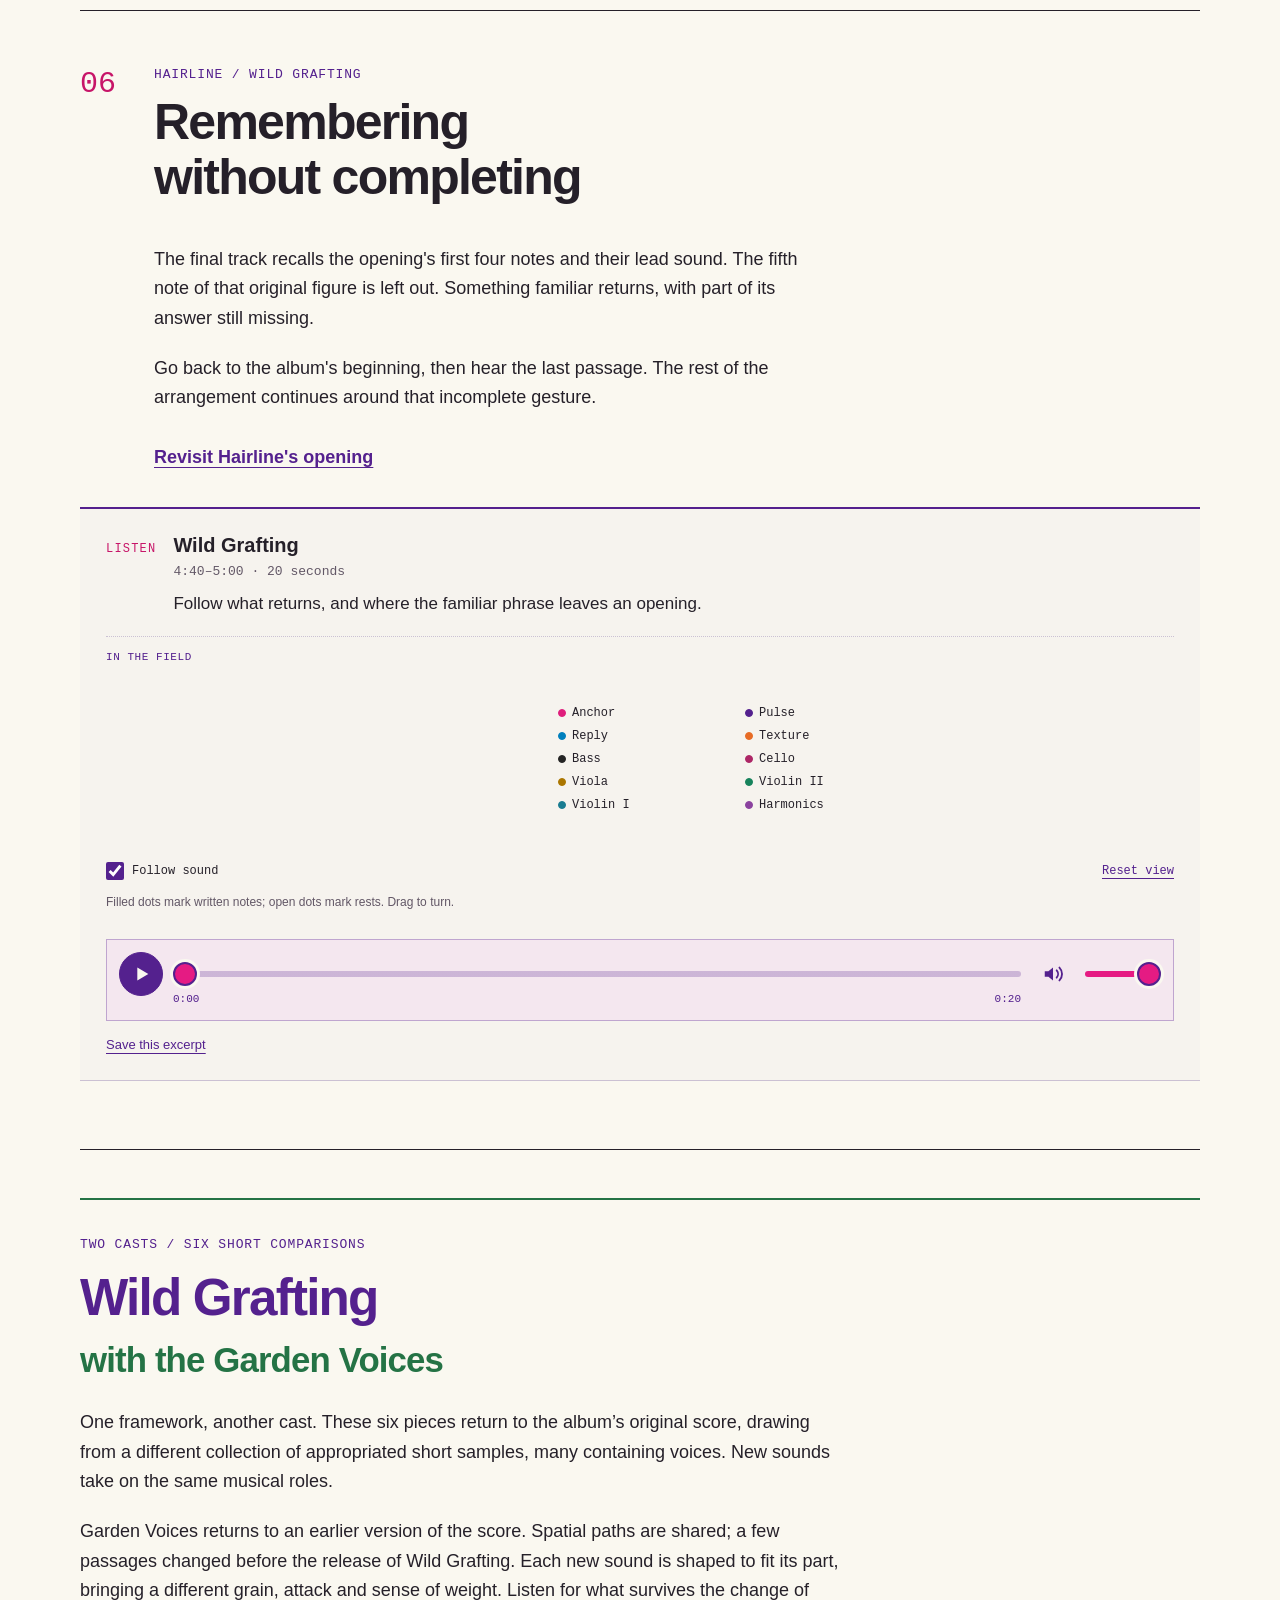
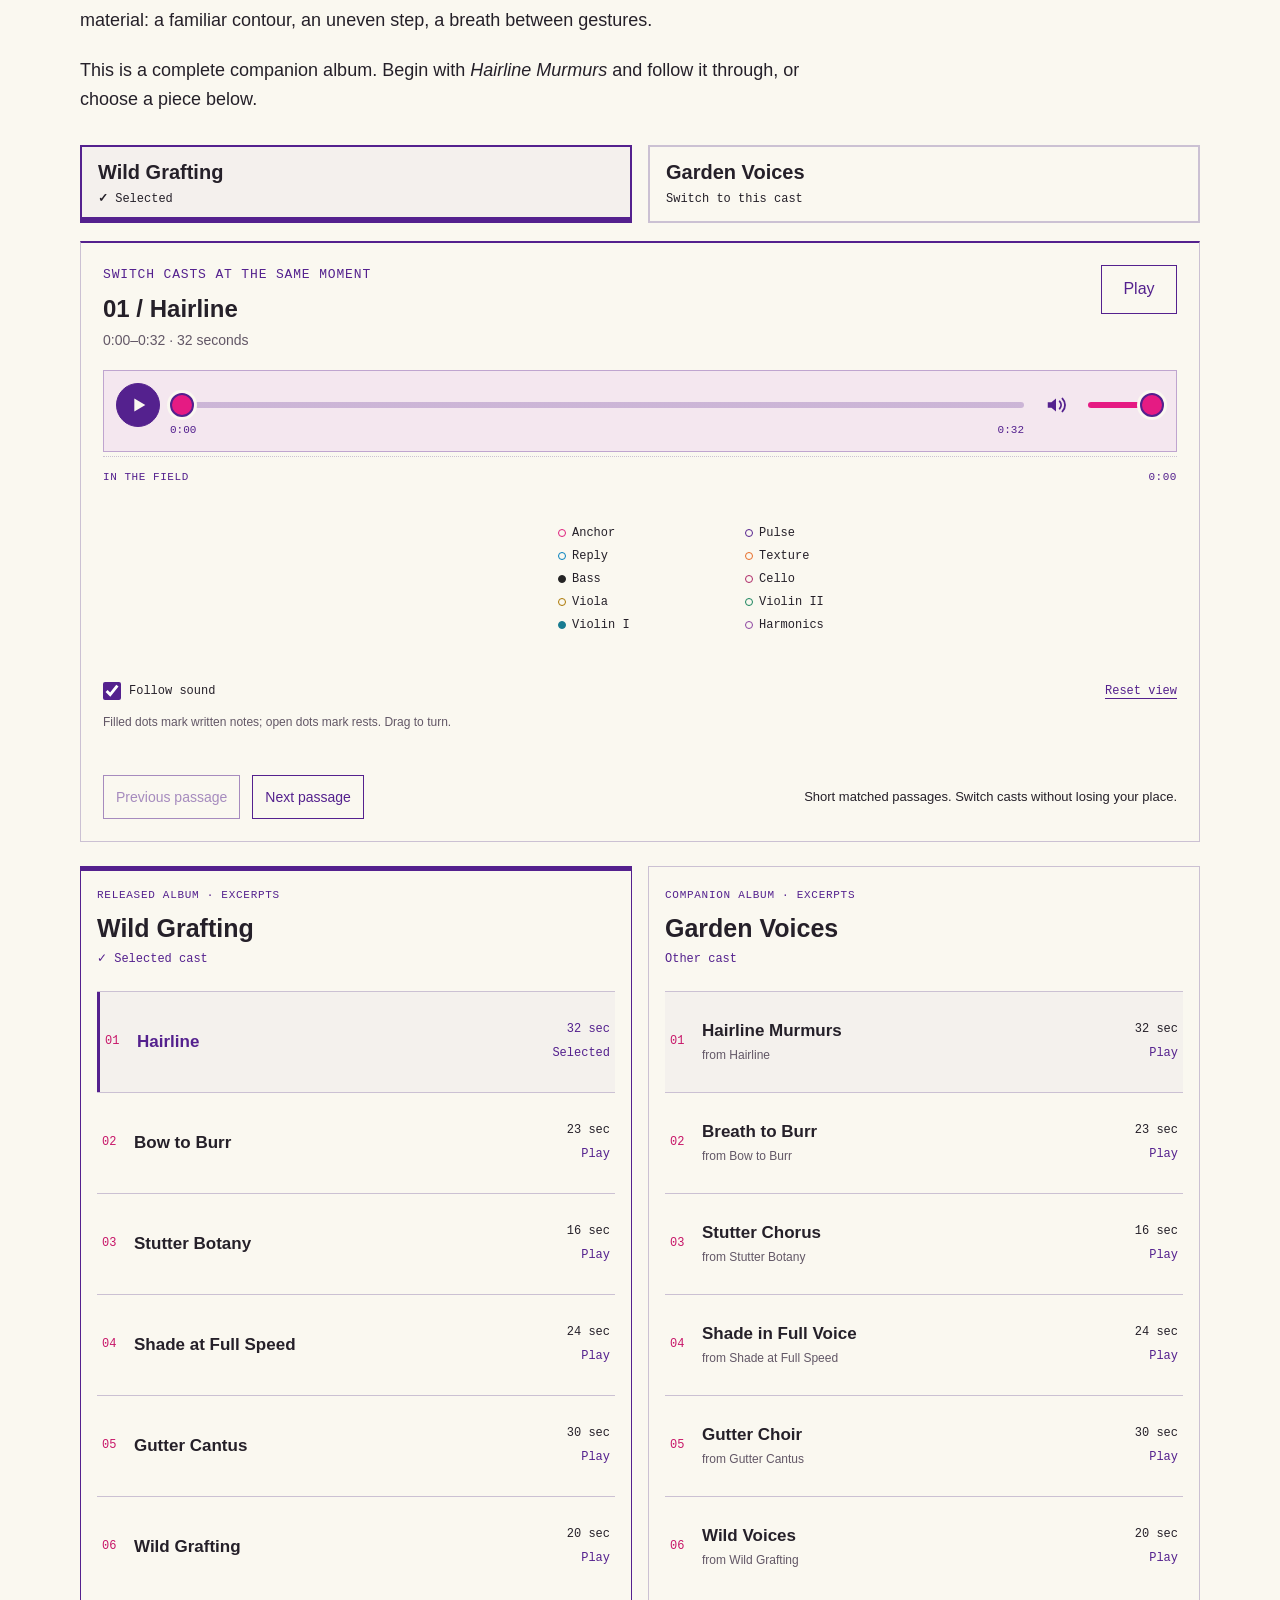
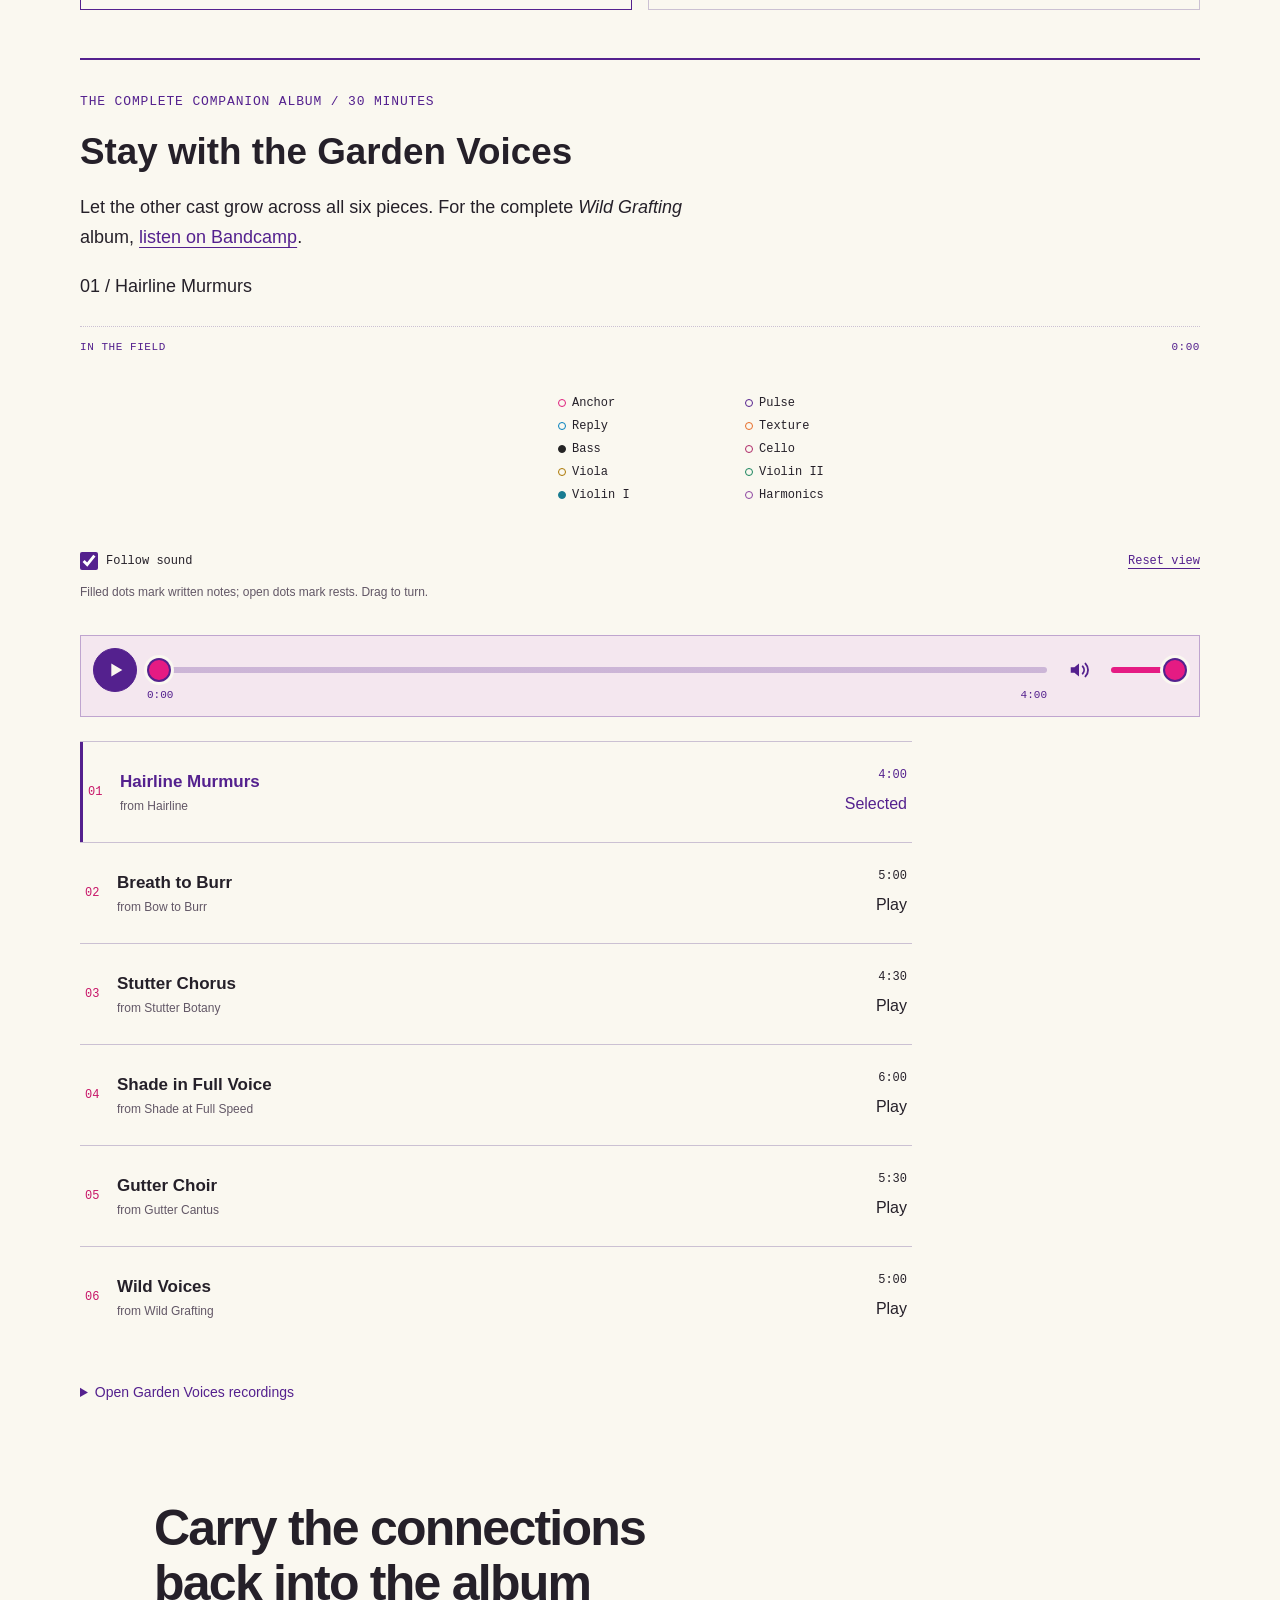
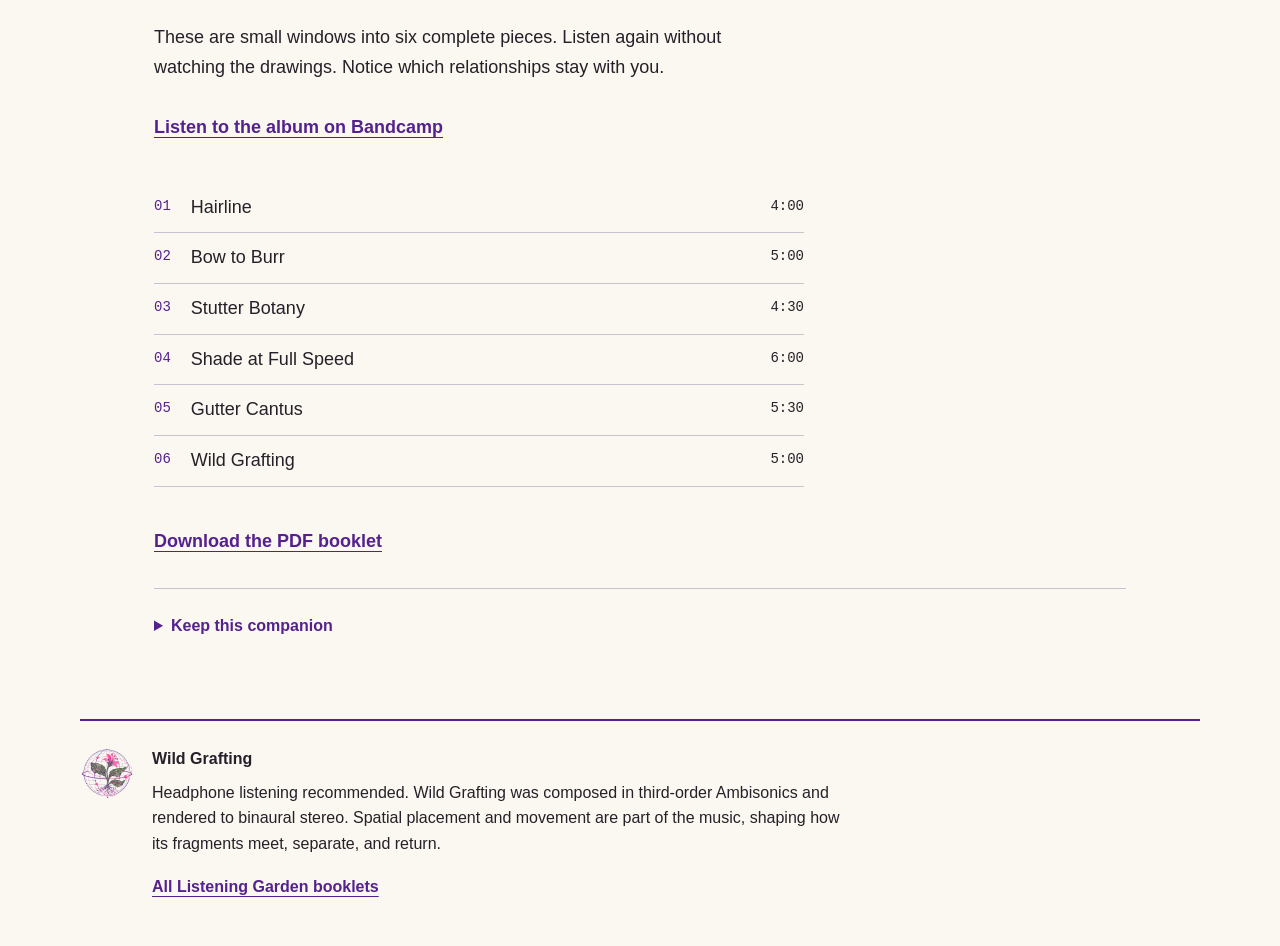
<file: wild-grafting/Open Wild Grafting.html>
<!doctype html>
<!-- If you came looking beneath the leaves: welcome. Leave a little room for something you did not plant. -->
<html lang="en"><head><meta charset="utf-8"><meta name="viewport" content="width=device-width, initial-scale=1, viewport-fit=cover"><meta name="theme-color" content="#faf8f0"><meta name="description" content="Listen inside Wild Grafting. An album companion from Listening Garden, with musical examples and a moving ambisonic field."><meta name="apple-mobile-web-app-capable" content="yes"><meta name="apple-mobile-web-app-title" content="Wild Grafting"><title>Wild Grafting — Listening Garden</title><link rel="icon" href="assets/lg-icon.png" type="image/png"><link rel="apple-touch-icon" href="assets/lg-icon.png"><link rel="stylesheet" href="assets/booklet.css?v=20261007-excerpts"><link rel="stylesheet" href="assets/reader.css?v=20261007-excerpts"><script defer src="assets/spatial-data.js"></script><script defer src="assets/booklet.js?v=20261008-phone"></script><script defer src="assets/reader.js?v=20261008-phone"></script><script defer src="assets/album-compare.js?v=20261008-phone"></script><script defer src="assets/garden-album.js?v=20261007-excerpts"></script><script defer src="assets/field-catalog.js?v=20261007-excerpts"></script><script defer src="assets/mini-fields.js?v=20261008-phone"></script><link rel="stylesheet" href="assets/album-compare.css?v=20261007-excerpts"><link rel="stylesheet" href="assets/mini-fields.css?v=20261007-excerpts"><link rel="stylesheet" href="assets/automation-sketch.css"><script defer src="assets/automation-sketch.js"></script><link rel="stylesheet" href="assets/themed-audio.css?v=20261007-excerpts"><script defer src="assets/themed-audio.js?v=20261008-phone"></script></head><body><a class="skip-link" href="#begin">Skip to the listening notes</a><header class="topbar" id="top"><a class="brand" href="https://listening.garden/"><img src="assets/lg-icon.png" width="54" height="54" alt=""><span>listening garden<small>Wild Grafting · listening companion</small></span></a><a class="contents-link" href="#contents">Contents</a></header><main><!-- HAIRLINE / A phrase catches on a thorn. The snag grows into a branch. -->
<section class="hero" id="begin"><div class="hero-copy"><p class="eyebrow">AN ALBUM / A FIELD / SIX ENCOUNTERS</p><h1>wild<br>grafting</h1><p class="deck">An unlikely garden of sounds.</p><p>Wild Grafting grew from six months of playing with sound. I worked with a growing collection of short clips, shaping them and returning to them to hear what else they could become. These are the sounds of the Listening Garden: taking root, changing character, finding new forms as they grow.</p></div><img class="hero-cover" src="assets/cover.jpg" alt="Wild Grafting album cover: botanical drawings, bright pink lettering and violet sound-field spheres." width="3000" height="3000"></section><figure class="sound"><figcaption><span class="sound-tag">LISTEN</span><h3>Hairline</h3><span class="sound-window">Opening · 32 seconds</span><p>Begin here. Follow the line as the first fractures enter.</p></figcaption><audio id="opening-audio" controls preload="none" aria-label="Hairline: Opening · 32 seconds" data-title="Hairline" src="assets/audio/v5/01_hairline_opening.m4a"></audio><a class="audio-fallback" href="assets/audio/v5/01_hairline_opening.m4a" download>Save this excerpt</a></figure><nav class="contents" id="contents" aria-label="Booklet chapters"><p class="eyebrow">WALK THROUGH THE ALBUM</p><div><a href="#choosing">01 / choosing</a><a href="#kinship">02 / remembering</a><a href="#space">03 / inhabiting</a><a href="#quiet-speed">04 / leaving room</a><a href="#inheritance">05 / inheriting</a><a href="#return">06 / returning</a><a href="#garden-voices">Albums / two casts</a></div></nav><section class="chapter" id="choosing"><header class="chapter-heading"><span class="chapter-no">01</span><div><p class="eyebrow">HOW A LIBRARY BECOMES MUSIC</p><h2>A sound arrives with a history</h2></div></header><div class="prose"><p>The album brings these sounds into generative arrangements. A sound can hold a line, set a pulse, answer a gesture, or gather into texture. The phrases, patterns and movements through a shared ambisonic field give the material places to meet, separate, and return.</p><p>Garden Voices sends a different collection of short samples, many containing voices, through an earlier version of the score. Hearing the two casts together reveals how much lives in the material, and how much carries through the arrangement.</p><p><a class="text-link" href="#garden-voices">Hear the two casts</a></p><p>There is room for chance, but also for listening and selection. A surprising candidate can change the character of a phrase. Its timing, articulation and place in the field then help it take on a musical role.</p><h3>Same material, another way of speaking</h3><p>In these two passages, a shared source appears in contrasting roles. Listen for a family resemblance between the brief, broken gestures and the longer lines.</p></div><div class="sound-pair"><figure class="sound"><figcaption><span class="sound-tag">LISTEN</span><h3>Hairline</h3><span class="sound-window">1:02–1:12 · 10 seconds</span><p>A small string-like fracture reappears as a lower percussive gesture.</p></figcaption><audio id="02_hairline_exchange" controls preload="none" aria-label="Hairline: 1:02–1:12 · 10 seconds" data-title="Hairline" src="assets/audio/v5/02_hairline_exchange.m4a"></audio><a class="audio-fallback" href="assets/audio/v5/02_hairline_exchange.m4a" download>Save this excerpt</a></figure><figure class="sound"><figcaption><span class="sound-tag">LISTEN</span><h3>Bow to Burr</h3><span class="sound-window">4:08–4:20 · 12 seconds</span><p>A short guttural gesture and a longer bow-shaped note share their source.</p></figcaption><audio id="04_bow_exchange" controls preload="none" aria-label="Bow to Burr: 4:08–4:20 · 12 seconds" data-title="Bow to Burr" src="assets/audio/v5/04_bow_exchange.m4a"></audio><a class="audio-fallback" href="assets/audio/v5/04_bow_exchange.m4a" download>Save this excerpt</a></figure></div><details class="closer"><summary>Look closer: what is shared?</summary><p>These gestures use the same library material within each pair. The longer gesture is not a recording of the shorter one stretched out: each is made separately for its place in the phrase. Kinship can survive a change in pitch, length and touch.</p></details></section><!-- STUTTER BOTANY / The stem remembers which way it turned. The next leaf is free to reach farther. -->
<section class="chapter" id="kinship"><header class="chapter-heading"><span class="chapter-no">02</span><div><p class="eyebrow">STUTTER BOTANY</p><h2>Keep the turns.<br>Change the reach</h2></div></header><div class="prose"><p>A five-note idea returns in different forms. Its line still turns up, down, up, down, but the steps grow wider or closer together. The phrase can feel related without giving away exactly where it will go.</p><p>Listen through the passage, then move between the drawings. Try following the gesture instead of memorizing individual notes.</p></div><figure class="sound"><figcaption><span class="sound-tag">LISTEN</span><h3>Stutter Botany</h3><span class="sound-window">1:55–2:45 · 50 seconds</span><p>Listen for related turns with a changing reach.</p></figcaption><audio id="stutter-audio" controls preload="none" aria-label="Stutter Botany: 1:55–2:45 · 50 seconds" data-title="Stutter Botany" src="assets/audio/v5/05_stutter_motif.m4a"></audio><a class="audio-fallback" href="assets/audio/v5/05_stutter_motif.m4a" download>Save this excerpt</a></figure><section class="wg-lab" id="branching-study" aria-labelledby="branching-study-title">
  <div class="wg-lab-heading"><span class="wg-eyebrow">TRY A DIFFERENT PHRASE</span><h2 id="branching-study-title">Changed, but still related</h2><p>This five-note idea keeps turning in the same directions. Its leaps change size, and its last appearance moves twice as quickly.</p></div>
  <div class="wg-chart-wrap"><svg id="stutter-chart" viewBox="0 0 600 290" role="img" aria-labelledby="stutter-chart-title stutter-chart-desc"><title id="stutter-chart-title">The shape of a five-note phrase</title><desc id="stutter-chart-desc">Select one of five phrases to follow its rises and falls.</desc></svg></div>
  <div class="wg-relation-controls"><label for="stutter-statement">Choose a phrase <output id="stutter-number">1 of 5</output></label><input id="stutter-statement" type="range" min="0" max="4" step="1" value="0"><div class="wg-statement-ticks" aria-hidden="true"><span>first</span><span>last</span></div><div class="wg-step-buttons"><button id="stutter-previous" type="button">Previous</button><button id="stutter-next" type="button">Next</button></div></div>
  <p class="wg-observation" id="stutter-observation" aria-live="polite"></p>
  <p class="wg-figure-note">Follow the shape: up, down, up, down. The pale lines hold the other phrases in view.</p>
  <details class="wg-details"><summary>A closer look at the relationship</summary><div><p>Every drawing uses the same pitch scale. The entrances keep their relative positions in time, even when the final phrase takes half as long. The selector changes the drawing only.</p><p>Keeping the direction of each step does not keep every relationship between the pitches. That is one way the phrase can stay familiar while becoming less predictable.</p></div></details>
</section></section><section class="chapter field-chapter" id="space"><header class="chapter-heading"><span class="chapter-no">03</span><div><p class="eyebrow">AMBISONICS / ONE SHARED FIELD</p><h2>The space belongs<br>to the phrase</h2></div></header><div class="prose"><p>A steady voice gives a wandering one something to move against. Position, width and movement become part of the arrangement, alongside pitch and rhythm.</p><p>All of the voices meet in one ambisonic field. That field is shaped together, then rendered into the two ear channels of the headphone mix. Listen while the drawing follows a short passage from <i>Stutter Botany</i>.</p></div><section class="wg-lab" id="living-field" aria-labelledby="living-field-title">
  <div class="wg-lab-heading"><span class="wg-eyebrow">LISTEN + EXPLORE</span><h2 id="living-field-title">Follow a sound through the field</h2><p>Play this moment from <i>Stutter Botany</i>. Five voices share one sphere, each with its own color and path.</p></div>
  <div class="wg-transport"><audio data-title="Stutter Botany · moving field" id="field-audio" class="listening-audio" controls preload="none" src="assets/audio/v5/06_stutter_field.m4a">Your browser cannot play this audio. <a href="assets/audio/v5/06_stutter_field.m4a">Download the listening excerpt.</a></audio><p class="wg-small">16 seconds · headphones welcome</p><p class="wg-audio-error" id="field-audio-error" role="status" hidden></p></div>
  <div class="wg-field-layout">
    <div class="wg-field-drawing"><canvas id="field-canvas" width="840" height="700" tabindex="0" role="img" aria-label="Five voices arranged around a sphere. Drag or use arrow keys to turn the view. Home resets it. Voice visibility controls follow the drawing."></canvas>  <div class="wg-seek"><label for="field-scrub">Find a moment <output id="field-time" aria-live="off">1:07</output></label><input id="field-scrub" type="range" min="0" max="16" step="0.01" value="0" aria-label="Seek within this Stutter Botany excerpt"><div class="wg-time-ends"><span>start</span><span>end</span></div></div><p class="wg-canvas-hint">Drag to turn the view. The music stays the same.</p></div>
    <div class="wg-field-sidebar"><fieldset class="wg-voices"><legend>Which voices do you see?</legend><div id="field-roles"></div></fieldset><p class="wg-small">A filled dot marks an active note. An open dot marks a rest.</p><div class="wg-view-controls" aria-label="Turn the sphere"><button type="button" data-field-turn="left" aria-label="Turn view left">←</button><button type="button" data-field-turn="right" aria-label="Turn view right">→</button><button type="button" data-field-turn="up" aria-label="Turn view up">↑</button><button type="button" data-field-turn="down" aria-label="Turn view down">↓</button><button type="button" id="field-reset">Reset</button></div><label class="wg-follow"><input type="checkbox" id="field-follow" checked> Follow playback</label><p class="wg-small" id="field-follow-note">Switch this off to hold the drawing while you listen.</p></div>
  </div>
  <p class="wg-figure-note">Hide a voice to follow another more easily. This changes the drawing; you still hear the complete mix.</p>
  <details class="wg-details wg-snapshot-details" id="field-snapshots"><summary>See the passage at a glance</summary><div><p>Sixteen moments, one second apart. Tap a sphere to go there in the recording.</p><div class="wg-snapshot-grid" id="field-snapshot-grid"></div></div></details>
  <details class="wg-details"><summary>What does the sphere show?</summary><div><p>These are the directions written into the arrangement for five selected voices. Each linked pair of dots shows the two sides of a stereo source. The dotted trail follows its recent movement.</p><p>The sphere is a map of the composition, not a measurement of where you will hear a sound. Distance from the center does not mean loudness or distance from the listener. A note’s tail can continue after its marker opens.</p><p>The camera begins at a fixed angle. Turning it changes your view of the drawing, not the binaural recording.</p></div></details>
  <noscript><p>The moving drawing needs JavaScript. The audio remains available.</p></noscript>
</section><details class="closer"><summary>Look closer: what does binaural mean here?</summary><p>The album was composed in a three-dimensional sound field. Its released two-channel mix carries a headphone rendering of that field. You can play it as an ordinary stereo recording; headphones keep the left- and right-ear signals separate.</p><p>The drawing shows the arrangement's stored directions. It helps explain how the voices relate in space; the sense of location you hear will also depend on your headphones and your own hearing.</p></details><details class="closer composition-glimpse"><summary>Beneath the leaves: shape a path</summary><section class="automation-sketch" id="automation-sketch" aria-labelledby="automation-sketch-title">
  <header class="as-heading"><p class="as-kicker">COMPOSITION STUDY</p><h2 id="automation-sketch-title">Shape a path</h2><p class="as-caption">Sketch a possible path through the field. Give a gesture somewhere to go.</p></header>
  <div class="as-workspace">
    <div class="as-field">
      <canvas class="as-sphere" width="600" height="440" role="img" aria-label="A sketch of three role paths around a sound field"></canvas>
      <div class="as-time-heading"><label for="as-time">Move through the phrase</label><output aria-live="off" for="as-time" class="as-time-output">0%</output></div>
      <input id="as-time" class="as-time" type="range" min="0" max="100" step="0.1" value="0" aria-valuetext="Start of phrase">
      <div class="as-range-ends" aria-hidden="true"><span>beginning</span><span>end</span></div>
      <div class="as-preview"><button class="as-play" type="button" aria-pressed="false">Follow the path</button><span class="as-reduced-note" hidden>Motion is paused by your device setting. Move the time slider to explore.</span></div>
    </div>
    <div class="as-editor">
      <fieldset class="as-role-choices"><legend>Choose a role to shape</legend><div><button type="button" data-as-role="0" aria-pressed="true" style="--as-role:#df1d7c;--as-ui:#c71568">Anchor</button><button type="button" data-as-role="1" aria-pressed="false" style="--as-role:#54218e;--as-ui:#54218e">Pulse</button><button type="button" data-as-role="2" aria-pressed="false" style="--as-role:#007fbd;--as-ui:#006a9f">Reply</button></div></fieldset>
      <div class="as-curve-heading"><h3>Left / right</h3><span class="as-curve-role">Anchor</span></div>
      <div class="as-curve-wrap">
        <div class="as-curve-labels" aria-hidden="true"><span>left</span><span>front</span><span>right</span></div>
        <div class="as-curve"><svg viewBox="0 0 500 200" preserveAspectRatio="none" aria-hidden="true"><path class="as-guide" d="M0 10H500M0 100H500M0 190H500"/><path class="as-trace"/><path class="as-cursor"/><circle class="as-moving-point" r="5"/></svg>
          <div class="as-points" role="group" aria-label="Five editable points. Use arrow keys or the direction slider to move the selected point."></div>
        </div>
      </div>
      <div class="as-point-heading"><label for="as-direction">Point <span class="as-point-number">1</span> direction</label><output aria-live="off" class="as-direction-output" for="as-direction">Front</output></div>
      <input class="as-direction" id="as-direction" type="range" min="-100" max="100" step="1" value="0" aria-valuetext="Front">
      <div class="as-range-ends" aria-hidden="true"><span>right</span><span>front</span><span>left</span></div>
      <p class="as-help">Drag a numbered point, or select one and adjust its direction.</p>
      <button type="button" class="as-reset">Reset these paths</button>
    </div>
  </div>
  <p class="as-footnote">An editable drawing; the album recording stays unchanged.</p>
</section>
</details></section><!-- BOW TO BURR / Some of the busiest things in this garden are small enough to miss. Sit here a while. -->
<section class="chapter" id="quiet-speed"><header class="chapter-heading"><span class="chapter-no">04</span><div><p class="eyebrow">BOW TO BURR / SHADE AT FULL SPEED</p><h2>Speed can leave room</h2></div></header><div class="prose"><p>Fast activity does not have to take over the whole space. In <i>Bow to Burr</i>, the quiet, fast passage asks for attention through detail. In <i>Shade at Full Speed</i>, a brief forceful moment gains its setting from the time around it.</p><p>Keep a comfortable volume across both excerpts. Notice how much is happening, and how much room the piece still gives you.</p></div><div class="sound-pair"><figure class="sound"><figcaption><span class="sound-tag">LISTEN</span><h3>Bow to Burr</h3><span class="sound-window">3:10–3:33 · 23 seconds</span><p>Follow the quick activity inside this quieter passage.</p></figcaption><audio id="03_bow_quiet_fast" controls preload="none" aria-label="Bow to Burr: 3:10–3:33 · 23 seconds" data-title="Bow to Burr" src="assets/audio/v5/03_bow_quiet_fast.m4a"></audio><a class="audio-fallback" href="assets/audio/v5/03_bow_quiet_fast.m4a" download>Save this excerpt</a></figure><figure class="sound"><figcaption><span class="sound-tag">LISTEN</span><h3>Shade at Full Speed</h3><span class="sound-window">2:16–2:40 · 24 seconds</span><p>Hear the interruption with the material around it, rather than as an isolated hit.</p></figcaption><!-- SHADE AT FULL SPEED / Shade has its own tempo. Even the sudden weather needs somewhere quiet to pass through. -->
<audio id="07_shade_interruption" controls preload="none" aria-label="Shade at Full Speed: 2:16–2:40 · 24 seconds" data-title="Shade at Full Speed" src="assets/audio/v5/07_shade_interruption.m4a"></audio><a class="audio-fallback" href="assets/audio/v5/07_shade_interruption.m4a" download>Save this excerpt</a></figure></div></section><!-- GUTTER CANTUS / Rain keeps its crooked rhythm, even after the gutter learns to sing. -->
<section class="chapter" id="inheritance"><header class="chapter-heading"><span class="chapter-no">05</span><div><p class="eyebrow">GUTTER CANTUS</p><h2>The opening<br>learns to sing</h2></div></header><div class="prose"><p>A rhythm can remain recognizable after its sound and pace change. Here, uneven spaces between the opening accents return inside a more lyrical phrase near the end.</p><p>Hear the opening first, then the closing passage. Can you feel the same lopsided step inside the longer line?</p></div><div class="sound-pair"><figure class="sound"><figcaption><span class="sound-tag">LISTEN</span><h3>Gutter Cantus · opening</h3><span class="sound-window">0:00–0:10 · 10 seconds</span><p>Listen for the unequal spaces between accents.</p></figcaption><audio id="08_gutter_opening" controls preload="none" aria-label="Gutter Cantus · opening: 0:00–0:10 · 10 seconds" data-title="Gutter Cantus · opening" src="assets/audio/v5/08_gutter_opening.m4a"></audio><a class="audio-fallback" href="assets/audio/v5/08_gutter_opening.m4a" download>Save this excerpt</a></figure><figure class="sound"><figcaption><span class="sound-tag">LISTEN</span><h3>Gutter Cantus · return</h3><span class="sound-window">5:00–5:30 · 30 seconds</span><p>The inherited spacing enters in the final phrase.</p></figcaption><audio id="gutter-audio" controls preload="none" aria-label="Gutter Cantus · return: 5:00–5:30 · 30 seconds" data-title="Gutter Cantus · return" src="assets/audio/v5/09_gutter_return.m4a"></audio><a class="audio-fallback" href="assets/audio/v5/09_gutter_return.m4a" download>Save this excerpt</a></figure></div><section class="wg-lab" id="gutter-study" aria-labelledby="gutter-study-title">
  <div class="wg-lab-heading"><span class="wg-eyebrow">OPEN OUT THE RHYTHM</span><h2 id="gutter-study-title">The opening learns to sing</h2><p>In <i>Gutter Cantus</i>, the opening’s sharp accents leave a trace in the closing melody. Their spacing opens out, but the uneven pattern survives.</p></div>
  <div class="wg-chart-wrap"><svg id="gutter-chart" viewBox="0 0 600 285" role="img" aria-labelledby="gutter-chart-title gutter-chart-desc"><title id="gutter-chart-title">One rhythm, opened out</title><desc id="gutter-chart-desc">The first row holds the opening rhythm. Move the slider to open out its spacing in the second row.</desc></svg></div>
  <div class="wg-relation-controls"><label for="gutter-scale">Open out the spacing <output id="gutter-scale-value">ending</output></label><input id="gutter-scale" type="range" min="1" max="5.25" step="0.01" value="5.25"><div class="wg-time-ends"><span>compact</span><span>open</span></div><button id="gutter-recorded" type="button">Back to the ending</button></div>
  <p class="wg-observation" id="gutter-observation" aria-live="polite"></p>
  <p class="wg-figure-note">The little gaps stay little; the larger gaps stay larger. The same relationship passes into a different kind of gesture.</p>
  <details class="wg-details"><summary>What carries across?</summary><div><p>The closing phrase borrows the proportions between the opening’s entrances. It uses different sound material. The drawing stretches the timing of those entrances, not the notes’ lengths or timbres.</p><p>The final span is seven seconds, just over five times the opening’s. Moving this slider explores that relationship; it does not alter the recording.</p></div></details>
</section></section><!-- WILD GRAFTING / We left a little of the phrase unplanted. Perhaps it takes root on the other side of the recording. -->
<section class="chapter" id="return"><header class="chapter-heading"><span class="chapter-no">06</span><div><p class="eyebrow">HAIRLINE / WILD GRAFTING</p><h2>Remembering<br>without completing</h2></div></header><div class="prose"><p>The final track recalls the opening's first four notes and their lead sound. The fifth note of that original figure is left out. Something familiar returns, with part of its answer still missing.</p><p>Go back to the album's beginning, then hear the last passage. The rest of the arrangement continues around that incomplete gesture.</p><a class="text-link" href="#opening-audio">Revisit Hairline's opening</a></div><figure class="sound"><figcaption><span class="sound-tag">LISTEN</span><h3>Wild Grafting</h3><span class="sound-window">4:40–5:00 · 20 seconds</span><p>Follow what returns, and where the familiar phrase leaves an opening.</p></figcaption><audio id="10_wild_grafting_return" controls preload="none" aria-label="Wild Grafting: 4:40–5:00 · 20 seconds" data-title="Wild Grafting" src="assets/audio/v5/10_wild_grafting_return.m4a"></audio><a class="audio-fallback" href="assets/audio/v5/10_wild_grafting_return.m4a" download>Save this excerpt</a></figure></section><!-- GARDEN VOICES / Same beds, unfamiliar seedlings. Who knew so many of them would want to talk? -->
<section class="garden-album garden-companion album-comparison" id="garden-voices" aria-labelledby="garden-album-title">
<header><p class="eyebrow">TWO CASTS / SIX SHORT COMPARISONS</p><h2 id="garden-album-title">Wild Grafting<br><span>with the Garden Voices</span></h2></header>
<div class="garden-description"><p>One framework, another cast. These six pieces return to the album’s original score, drawing from a different collection of appropriated short samples, many containing voices. New sounds take on the same musical roles.</p><p>Garden Voices returns to an earlier version of the score. Spatial paths are shared; a few passages changed before the release of Wild Grafting. Each new sound is shaped to fit its part, bringing a different grain, attack and sense of weight. Listen for what survives the change of material: a familiar contour, an uneven step, a breath between gestures.</p><p>This is a complete companion album. Begin with <i>Hairline Murmurs</i> and follow it through, or choose a piece below.</p></div>
<div class="comparison-switch" role="group" aria-label="Choose the album cast">
<button type="button" data-select-album="original" aria-pressed="true"><span>Wild Grafting</span><span class="comparison-selection">Selected</span></button>
<button type="button" data-select-album="voices" aria-pressed="false"><span>Garden Voices</span><span class="comparison-selection">Switch to this cast</span></button>
</div>
<div class="comparison-current">
<p class="eyebrow">SWITCH CASTS AT THE SAME MOMENT</p><h3 id="comparison-track-title">01 / Hairline</h3><p id="comparison-track-origin">0:00–0:32 · 32 seconds</p><button type="button" id="comparison-play">Play</button>
<audio id="comparison-player" controls preload="none" src="assets/audio/v5/01_hairline_opening.m4a" data-title="Wild Grafting · Hairline" data-track-index="0" data-album-side="original" aria-label="Wild Grafting · Hairline"></audio>
<div class="comparison-field-slot"></div>
<div class="comparison-navigation"><button type="button" id="comparison-previous" disabled>Previous passage</button><button type="button" id="comparison-next">Next passage</button><span>Short matched passages. Switch casts without losing your place.</span></div>
<p id="comparison-status" class="comparison-status" role="status" aria-live="polite"></p>
</div>
<div class="comparison-albums"><section class="comparison-album" data-album-panel="original" data-selected="true" aria-labelledby="comparison-original-title"><p class="eyebrow">RELEASED ALBUM · EXCERPTS</p><h3 id="comparison-original-title">Wild Grafting</h3><span class="comparison-panel-state">Selected cast</span><ol class="comparison-tracks" aria-label="Wild Grafting tracks"><li><button type="button" data-track-index="0" data-album-side="original" data-file="assets/audio/v5/01_hairline_opening.m4a" data-window="0:00–0:32 · 32 seconds" data-title="Hairline" data-original="Hairline"><span class="comparison-track-number">01</span><span class="comparison-track-name">Hairline</span><span class="comparison-track-end"><span class="comparison-track-length">32 sec</span><span class="comparison-track-action">Play</span></span></button></li><li><button type="button" data-track-index="1" data-album-side="original" data-file="assets/audio/v5/03_bow_quiet_fast.m4a" data-window="3:10–3:33 · 23 seconds" data-title="Bow to Burr" data-original="Bow to Burr"><span class="comparison-track-number">02</span><span class="comparison-track-name">Bow to Burr</span><span class="comparison-track-end"><span class="comparison-track-length">23 sec</span><span class="comparison-track-action">Play</span></span></button></li><li><button type="button" data-track-index="2" data-album-side="original" data-file="assets/audio/v5/06_stutter_field.m4a" data-window="1:07.7–1:23.7 · 16 seconds" data-title="Stutter Botany" data-original="Stutter Botany"><span class="comparison-track-number">03</span><span class="comparison-track-name">Stutter Botany</span><span class="comparison-track-end"><span class="comparison-track-length">16 sec</span><span class="comparison-track-action">Play</span></span></button></li><li><button type="button" data-track-index="3" data-album-side="original" data-file="assets/audio/v5/07_shade_interruption.m4a" data-window="2:16–2:40 · 24 seconds" data-title="Shade at Full Speed" data-original="Shade at Full Speed"><span class="comparison-track-number">04</span><span class="comparison-track-name">Shade at Full Speed</span><span class="comparison-track-end"><span class="comparison-track-length">24 sec</span><span class="comparison-track-action">Play</span></span></button></li><li><button type="button" data-track-index="4" data-album-side="original" data-file="assets/audio/v5/09_gutter_return.m4a" data-window="5:00–5:30 · 30 seconds" data-title="Gutter Cantus" data-original="Gutter Cantus"><span class="comparison-track-number">05</span><span class="comparison-track-name">Gutter Cantus</span><span class="comparison-track-end"><span class="comparison-track-length">30 sec</span><span class="comparison-track-action">Play</span></span></button></li><li><button type="button" data-track-index="5" data-album-side="original" data-file="assets/audio/v5/10_wild_grafting_return.m4a" data-window="4:40–5:00 · 20 seconds" data-title="Wild Grafting" data-original="Wild Grafting"><span class="comparison-track-number">06</span><span class="comparison-track-name">Wild Grafting</span><span class="comparison-track-end"><span class="comparison-track-length">20 sec</span><span class="comparison-track-action">Play</span></span></button></li></ol></section><section class="comparison-album" data-album-panel="voices" data-selected="false" aria-labelledby="comparison-voices-title"><p class="eyebrow">COMPANION ALBUM · EXCERPTS</p><h3 id="comparison-voices-title">Garden Voices</h3><span class="comparison-panel-state">Other cast</span><ol class="comparison-tracks" aria-label="Garden Voices tracks"><li><button type="button" data-track-index="0" data-album-side="voices" data-file="assets/comparison/01_hairline_voices.m4a" data-window="0:00–0:32 · 32 seconds" data-title="Hairline Murmurs" data-original="Hairline"><span class="comparison-track-number">01</span><span class="comparison-track-name">Hairline Murmurs<small>from Hairline</small></span><span class="comparison-track-end"><span class="comparison-track-length">32 sec</span><span class="comparison-track-action">Play</span></span></button></li><li><button type="button" data-track-index="1" data-album-side="voices" data-file="assets/comparison/02_bow_voices.m4a" data-window="3:10–3:33 · 23 seconds" data-title="Breath to Burr" data-original="Bow to Burr"><span class="comparison-track-number">02</span><span class="comparison-track-name">Breath to Burr<small>from Bow to Burr</small></span><span class="comparison-track-end"><span class="comparison-track-length">23 sec</span><span class="comparison-track-action">Play</span></span></button></li><li><button type="button" data-track-index="2" data-album-side="voices" data-file="assets/comparison/03_stutter_voices.m4a" data-window="1:07.7–1:23.7 · 16 seconds" data-title="Stutter Chorus" data-original="Stutter Botany"><span class="comparison-track-number">03</span><span class="comparison-track-name">Stutter Chorus<small>from Stutter Botany</small></span><span class="comparison-track-end"><span class="comparison-track-length">16 sec</span><span class="comparison-track-action">Play</span></span></button></li><li><button type="button" data-track-index="3" data-album-side="voices" data-file="assets/comparison/04_shade_voices.m4a" data-window="2:16–2:40 · 24 seconds" data-title="Shade in Full Voice" data-original="Shade at Full Speed"><span class="comparison-track-number">04</span><span class="comparison-track-name">Shade in Full Voice<small>from Shade at Full Speed</small></span><span class="comparison-track-end"><span class="comparison-track-length">24 sec</span><span class="comparison-track-action">Play</span></span></button></li><li><button type="button" data-track-index="4" data-album-side="voices" data-file="assets/comparison/05_gutter_voices.m4a" data-window="5:00–5:30 · 30 seconds" data-title="Gutter Choir" data-original="Gutter Cantus"><span class="comparison-track-number">05</span><span class="comparison-track-name">Gutter Choir<small>from Gutter Cantus</small></span><span class="comparison-track-end"><span class="comparison-track-length">30 sec</span><span class="comparison-track-action">Play</span></span></button></li><li><button type="button" data-track-index="5" data-album-side="voices" data-file="assets/comparison/06_wild_voices.m4a" data-window="4:40–5:00 · 20 seconds" data-title="Wild Voices" data-original="Wild Grafting"><span class="comparison-track-number">06</span><span class="comparison-track-name">Wild Voices<small>from Wild Grafting</small></span><span class="comparison-track-end"><span class="comparison-track-length">20 sec</span><span class="comparison-track-action">Play</span></span></button></li></ol></section></div>
<section class="garden-full-album" aria-labelledby="garden-full-title"><p class="eyebrow">THE COMPLETE COMPANION ALBUM / 30 MINUTES</p><h3 id="garden-full-title">Stay with the Garden Voices</h3><p>Let the other cast grow across all six pieces. For the complete <i>Wild Grafting</i> album, <a href="https://listeninggarden.bandcamp.com/album/wild-grafting">listen on Bandcamp</a>.</p><p id="garden-full-now">01 / Hairline Murmurs</p><audio id="garden-album-player" controls preload="none" src="assets/garden-voices/01_Hairline_Murmurs.m4a" data-title="Garden Voices · Hairline Murmurs" aria-label="Garden Voices · Hairline Murmurs"></audio><ol class="comparison-tracks garden-full-tracks" aria-label="Complete Garden Voices album"><li><button type="button" data-garden-track="0" data-file="assets/garden-voices/01_Hairline_Murmurs.m4a" data-title="Hairline Murmurs"><span class="comparison-track-number">01</span><span class="comparison-track-name">Hairline Murmurs<small>from Hairline</small></span><span class="comparison-track-end"><span class="comparison-track-length">4:00</span><span class="garden-track-action">Play</span></span></button></li><li><button type="button" data-garden-track="1" data-file="assets/garden-voices/02_Breath_to_Burr.m4a" data-title="Breath to Burr"><span class="comparison-track-number">02</span><span class="comparison-track-name">Breath to Burr<small>from Bow to Burr</small></span><span class="comparison-track-end"><span class="comparison-track-length">5:00</span><span class="garden-track-action">Play</span></span></button></li><li><button type="button" data-garden-track="2" data-file="assets/garden-voices/03_Stutter_Chorus.m4a" data-title="Stutter Chorus"><span class="comparison-track-number">03</span><span class="comparison-track-name">Stutter Chorus<small>from Stutter Botany</small></span><span class="comparison-track-end"><span class="comparison-track-length">4:30</span><span class="garden-track-action">Play</span></span></button></li><li><button type="button" data-garden-track="3" data-file="assets/garden-voices/04_Shade_in_Full_Voice.m4a" data-title="Shade in Full Voice"><span class="comparison-track-number">04</span><span class="comparison-track-name">Shade in Full Voice<small>from Shade at Full Speed</small></span><span class="comparison-track-end"><span class="comparison-track-length">6:00</span><span class="garden-track-action">Play</span></span></button></li><li><button type="button" data-garden-track="4" data-file="assets/garden-voices/05_Gutter_Choir.m4a" data-title="Gutter Choir"><span class="comparison-track-number">05</span><span class="comparison-track-name">Gutter Choir<small>from Gutter Cantus</small></span><span class="comparison-track-end"><span class="comparison-track-length">5:30</span><span class="garden-track-action">Play</span></span></button></li><li><button type="button" data-garden-track="5" data-file="assets/garden-voices/06_Wild_Voices.m4a" data-title="Wild Voices"><span class="comparison-track-number">06</span><span class="comparison-track-name">Wild Voices<small>from Wild Grafting</small></span><span class="comparison-track-end"><span class="comparison-track-length">5:00</span><span class="garden-track-action">Play</span></span></button></li></ol><details class="comparison-files"><summary>Open Garden Voices recordings</summary><p><a href="assets/garden-voices/01_Hairline_Murmurs.m4a">Hairline Murmurs</a> · <a href="assets/garden-voices/02_Breath_to_Burr.m4a">Breath to Burr</a> · <a href="assets/garden-voices/03_Stutter_Chorus.m4a">Stutter Chorus</a> · <a href="assets/garden-voices/04_Shade_in_Full_Voice.m4a">Shade in Full Voice</a> · <a href="assets/garden-voices/05_Gutter_Choir.m4a">Gutter Choir</a> · <a href="assets/garden-voices/06_Wild_Voices.m4a">Wild Voices</a></p></details></section>
</section>

<section class="closing"><h2>Carry the connections<br>back into the album</h2><p>These are small windows into six complete pieces. Listen again without watching the drawings. Notice which relationships stay with you.</p><p><a class="text-link" href="https://listeninggarden.bandcamp.com/album/wild-grafting">Listen to the album on Bandcamp</a></p><ol class="track-list"><li>Hairline <span>4:00</span></li><li>Bow to Burr <span>5:00</span></li><li>Stutter Botany <span>4:30</span></li><li>Shade at Full Speed <span>6:00</span></li><li>Gutter Cantus <span>5:30</span></li><li>Wild Grafting <span>5:00</span></li></ol><p><a class="text-link" href="Wild_Grafting_Listening_Booklet.pdf" download>Download the PDF booklet</a></p><details class="closer"><summary>Keep this companion</summary><p>On a phone, open <a href="https://listening.garden/wild-grafting/">the web booklet</a> for the music and moving drawings. The PDF includes the same link and a QR code.</p><p>On a computer, you can also unzip the complete folder and open <b>Open Wild Grafting.html</b>. Keep its assets folder beside it. The PDF sits alongside the launcher, ready to read.</p><a id="companion-download" class="text-link download-link" href="https://github.com/ericsouther-source/listening-garden-booklets/releases/download/wild-grafting/Wild_Grafting_Offline_Companion.zip">Download the complete offline folder</a></details></section></main><footer class="footer"><img src="assets/lg-icon.png" width="54" height="54" alt=""><div><p><b>Wild Grafting</b></p><p>Headphone listening recommended. Wild Grafting was composed in third-order Ambisonics and rendered to binaural stereo. Spatial placement and movement are part of the music, shaping how its fragments meet, separate, and return.</p><p><a class="text-link" href="https://listening.garden/">All Listening Garden booklets</a></p></div></footer><aside class="now-playing" hidden aria-label="Current listening excerpt"><div><span>NOW PLAYING</span><strong id="now-title"></strong></div><button id="now-toggle" type="button">Pause</button><button id="now-return" type="button">Find player</button></aside></body></html>
</file>
<file: journal/assets/journal.css>
:root{--night:#11130f;--night-soft:#1c2118;--cream:#f7f4e9;--paper:#fbf9f0;--lime:#c8ed65;--pink:#ef68a6;--teal:#69c6af;--muted:#c5cab7;--line:#59634f;--ink:#222724;--display:"Avenir Next",Avenir,"Trebuchet MS",sans-serif;--mono:ui-monospace,"SFMono-Regular",Menlo,monospace}
*{box-sizing:border-box}html{-webkit-text-size-adjust:100%;scroll-behavior:smooth}body{margin:0;background:var(--night);color:var(--cream);font:18px/1.64 var(--display)}a{color:var(--lime);text-underline-offset:5px}a:hover{color:var(--pink)}a:focus-visible,button:focus-visible{outline:3px solid var(--pink);outline-offset:4px}::selection{background:var(--pink);color:var(--night)}.wrap{width:min(1120px,calc(100% - 64px));margin-inline:auto}.skip{position:absolute;top:-120px;left:16px;z-index:10;background:var(--cream);color:var(--night);padding:10px 14px}.skip:focus{top:12px}.topbar{display:flex;justify-content:space-between;align-items:center;gap:20px;min-height:90px;border-bottom:1px solid var(--line)}.brand{display:inline-flex;align-items:center;gap:10px;text-decoration:none;color:var(--lime);font-weight:800;font-size:21px;letter-spacing:-.035em}.brand img{width:42px;height:42px;object-fit:contain}.topbar nav{display:flex;flex-wrap:wrap;justify-content:flex-end;gap:6px 24px}.topbar nav a{font:12px/1.5 var(--mono);letter-spacing:.07em;text-decoration:none;text-transform:uppercase}.topbar nav a[aria-current]{color:var(--cream);border-bottom:1px solid var(--pink)}.eyebrow,.meta,.tag,.draft-flag{font:12px/1.5 var(--mono);letter-spacing:.09em;text-transform:uppercase}.eyebrow{color:var(--lime);margin:0 0 16px}.eyebrow .pink{color:var(--pink)}h1,h2,h3,p{margin-top:0}h1,h2,h3{font-family:var(--display);letter-spacing:-.055em;line-height:1.08}h1{font-size:clamp(62px,8vw,116px);margin:0 0 24px;font-weight:850}h2{font-size:clamp(38px,4.5vw,62px);font-weight:800}h3{font-size:25px;font-weight:780}.lede{font-size:clamp(20px,2.4vw,27px);line-height:1.42;max-width:34ch}.meta{color:var(--muted)}.draft-flag{display:inline-block;background:var(--pink);color:var(--night);padding:7px 10px;font-weight:800}.index-hero{position:relative;overflow:hidden;min-height:510px;display:grid;align-content:center;padding-block:82px}.index-hero:after{content:"";position:absolute;width:370px;height:370px;right:4%;top:60px;border:1px solid var(--teal);border-radius:49% 51% 42% 58%;box-shadow:0 0 0 36px #69c6af12,0 0 0 78px #ef68a60b;transform:rotate(-21deg);pointer-events:none}.index-hero .copy{position:relative;z-index:1}.index-hero h1 span{color:var(--pink)}.index-intro{border-top:1px solid var(--line);padding:26px 0 40px;display:grid;grid-template-columns:180px 1fr;gap:20px}.index-intro p:last-child{max-width:720px}.index-list{padding-bottom:90px}.list-head{display:flex;align-items:baseline;justify-content:space-between;gap:20px;border-bottom:1px solid var(--line);padding-bottom:15px}.list-head h2{font-size:34px;margin:0}.entry-card{display:grid;grid-template-columns:minmax(220px,310px) 1fr;gap:35px;padding:34px 0;border-bottom:1px solid var(--line);color:var(--cream);text-decoration:none}.entry-card:hover h3{color:var(--pink)}.entry-card img{width:100%;height:auto;aspect-ratio:1;object-fit:cover;display:block;align-self:start}.entry-card h3{font-size:clamp(36px,4vw,54px);margin:0 0 12px;transition:color .2s}.entry-card .summary{font-size:20px;line-height:1.45;max-width:38ch}.tags{display:flex;gap:8px;flex-wrap:wrap}.tag{border:1px solid var(--line);color:var(--lime);padding:5px 9px;white-space:nowrap}.arrow{font:700 18px var(--mono);color:var(--pink)}.article-hero{padding:68px 0 58px}.article-hero .hero-topline{display:flex;justify-content:space-between;align-items:start;gap:20px}.article-hero h1{margin-top:14px;color:var(--lime)}.article-hero h1 span{color:var(--pink)}.article-hero .lede{max-width:39ch;color:var(--cream)}.article-hero .meta{display:flex;gap:12px 22px;flex-wrap:wrap;margin:27px 0 0}.album-stage{display:grid;grid-template-columns:minmax(280px,.82fr) minmax(0,1.18fr);gap:45px;align-items:start;padding:35px 0 66px;border-top:1px solid var(--line)}.album-cover{margin:0}.album-cover img{width:100%;height:auto;aspect-ratio:1;display:block;object-fit:cover;box-shadow:10px 10px 0 #c8ed651c}.album-cover figcaption{font:12px/1.45 var(--mono);color:var(--muted);margin-top:16px}.listen-panel{padding-top:8px}.listen-panel h2{color:var(--pink);font-size:clamp(35px,4vw,54px);margin-bottom:15px}.listen-panel .prompt{font-size:21px;line-height:1.45;max-width:43ch}.player-shell{min-height:170px;border:1px solid var(--line);background:var(--night-soft);padding:14px;margin-top:26px}.player-shell iframe{display:block;width:100%;height:450px;border:0}.player-loading{font:14px/1.6 var(--mono);color:var(--muted);margin:30px 6px}.player-fallback{margin:17px 0 0;font-size:15px}.player-fallback a{font-weight:700}.essay{background:var(--paper);color:var(--ink);padding:68px 0 80px}.essay-layout{display:grid;grid-template-columns:210px minmax(0,680px);gap:46px;align-items:start}.essay-side{position:sticky;top:22px;border-top:3px solid var(--ink);padding-top:14px}.essay-side strong{font:12px var(--mono);letter-spacing:.08em;text-transform:uppercase}.essay-side ol{list-style:none;margin:15px 0 0;padding:0}.essay-side li{border-top:1px solid #c9c9bd;padding:10px 0}.essay-side a{font:13px/1.4 var(--mono);color:#395940;text-decoration:none}.essay-side a:hover{color:#b22065}.essay-copy{min-width:0}.essay-copy .approved{font-size:23px;line-height:1.55;font-weight:600;color:#243327;margin:0 0 55px}.essay-copy section{padding:26px 0 32px;border-top:1px solid #bbbcb0;scroll-margin-top:20px}.essay-copy h2{font-size:clamp(33px,4vw,47px);color:#2e5140;margin:0 0 19px}.essay-copy p{max-width:64ch;margin-bottom:18px}.essay-copy a{color:#8c174c}.essay-copy a:hover{color:#375b43}.essay-copy .section-no{display:block;font:12px var(--mono);letter-spacing:.08em;color:#8c174c;margin-bottom:14px}.quote-note{padding:20px 24px;background:#eaeedf;border-left:4px solid #7aaa64;margin:30px 0;font-size:17px}.question-list{padding-left:22px}.question-list li{margin-bottom:10px}.sources{font-size:15px;border-top:1px solid #bbbcb0;padding-top:23px}.sources h2{font-size:27px}.sources li{padding:0 0 10px}.article-footer{padding:38px 0 50px;display:flex;justify-content:space-between;gap:18px;border-top:1px solid var(--line);font:13px/1.5 var(--mono);color:var(--muted)}.article-footer p{margin:0}.article-footer a{color:var(--lime)}
@media(max-width:850px){.album-stage{grid-template-columns:minmax(230px,.75fr) 1fr;gap:28px}.essay-layout{grid-template-columns:160px minmax(0,1fr);gap:26px}}
.player-shell iframe[hidden],.player-offline[hidden]{display:none}.player-offline{min-height:354px;display:flex;flex-direction:column;align-items:flex-start;justify-content:center;gap:8px;padding:24px;background:radial-gradient(circle at 76% 22%,#c8ed6530,transparent 28%),radial-gradient(circle at 18% 90%,#ef68a629,transparent 30%),var(--night-soft)}.player-offline .eyebrow{margin:0 0 12px}.player-offline .player-symbol{display:grid;place-items:center;width:62px;height:62px;border-radius:50%;background:var(--lime);color:var(--night);font-size:23px;margin-bottom:11px}.player-offline strong{font-size:32px;letter-spacing:-.04em;line-height:1.15}.player-offline>span:not(.eyebrow):not(.player-symbol){font:12px/1.5 var(--mono);color:var(--muted)}.player-offline a{display:inline-block;margin-top:13px;font-weight:750}
@media(max-width:650px){.wrap{width:calc(100% - 36px)}.topbar{min-height:74px}.brand{font-size:18px}.brand img{width:36px;height:36px}.topbar nav{gap:4px 14px}.topbar nav a{font-size:11px}.index-hero{min-height:410px;padding-block:58px}.index-hero:after{width:205px;height:205px;right:-30px;top:44px}.index-hero h1{font-size:clamp(53px,13vw,75px)}.index-intro{grid-template-columns:1fr;gap:2px}.entry-card{grid-template-columns:96px 1fr;gap:17px;padding:25px 0}.entry-card h3{font-size:30px}.entry-card .summary{font-size:16px}.entry-card .tag{font-size:10px}.article-hero{padding:44px 0 40px}.article-hero h1{font-size:clamp(58px,14vw,82px)}.article-hero .hero-topline{display:block}.article-hero .draft-flag{margin-top:16px}.album-stage{display:block;padding:28px 0 48px}.album-cover{max-width:460px;margin-inline:auto}.listen-panel{padding-top:37px}.player-shell{padding:8px}.essay{padding:40px 0 55px}.essay-layout{display:block}.essay-side{position:static;display:none}.essay-copy .approved{font-size:21px;margin-bottom:36px}.essay-copy section{padding:24px 0}.article-footer{display:block}.article-footer p+p{margin-top:8px}}
@media(max-width:390px){.entry-card{grid-template-columns:82px 1fr}.entry-card h3{font-size:27px}.entry-card .summary{font-size:15px}.entry-card .tag{font-size:9px}}
@media(prefers-reduced-motion:reduce){html{scroll-behavior:auto}.entry-card h3{transition:none}}
@media print{body,.essay{background:white;color:black}.wrap{width:100%}.topbar,.player-shell,.article-footer,.essay-side{display:none}.album-stage{grid-template-columns:190px 1fr}.essay{padding:0}.essay-layout{display:block}.essay-copy section{break-inside:avoid}.article-hero h1{color:black}}
.essay-copy .process-note{font:13px/1.5 var(--mono);color:#526451;margin-top:28px}
.cast-intro{margin-top:37px;padding-top:28px;border-top:1px solid #bbbcb0}.cast-intro h3{font-size:31px;color:#2e5140;margin:0 0 12px}.cast-grid{display:grid;grid-template-columns:repeat(2,minmax(0,1fr));gap:24px 18px;margin:25px 0 20px}.cast-card{min-width:0;margin:0}.cast-tile{position:relative;display:flex;flex-direction:column;justify-content:space-between;aspect-ratio:1;overflow:hidden;background:radial-gradient(circle at 80% 17%,#c8ed651c,transparent 35%),var(--night);padding:18px;color:var(--cream);border:1px solid #586350}.cast-card:nth-child(2) .cast-tile{background:radial-gradient(circle at 80% 17%,#ef68a62b,transparent 35%),var(--night)}.cast-card:nth-child(3) .cast-tile{background:radial-gradient(circle at 80% 17%,#69c6af2a,transparent 35%),var(--night)}.cast-card:nth-child(4) .cast-tile{background:radial-gradient(circle at 80% 17%,#e6bdff23,transparent 35%),var(--night)}.cast-tile img{position:absolute;left:8%;top:29%;width:84%;height:45%;object-fit:contain}.cast-role,.cast-tile strong{position:relative;z-index:1}.cast-role{font:12px/1.4 var(--mono);letter-spacing:.07em;color:var(--lime)}.cast-card:nth-child(2) .cast-role{color:var(--pink)}.cast-card:nth-child(3) .cast-role{color:var(--teal)}.cast-card:nth-child(4) .cast-role{color:#e6bdff}.cast-tile strong{font:800 clamp(22px,3vw,33px)/1.08 var(--display);letter-spacing:-.045em;max-width:12ch}.cast-card audio{display:block;width:100%;height:42px;margin-top:8px}.cast-card figcaption{font:14px/1.45 var(--display);color:#526451;margin-top:9px}.essay-copy .cast-footnote{font:13px/1.55 var(--mono);color:#526451;margin-bottom:0}
@media(max-width:650px){.cast-grid{gap:19px 12px}.cast-tile{padding:11px}.cast-role{font-size:10px}.cast-tile strong{font-size:20px}.cast-card figcaption{font-size:12px}.cast-card audio{height:40px}}
.index-intro .eyebrow{margin:7px 0 0}.index-story{max-width:740px}.index-story p{max-width:65ch;margin:0 0 23px;font-size:19px;line-height:1.56}.index-story p:first-child{font-size:clamp(21px,2.2vw,26px);line-height:1.44;font-weight:650}.index-story .index-future{border-left:3px solid var(--pink);padding-left:20px;margin:33px 0 0;color:var(--muted);font-size:17px}
@media(max-width:650px){.index-intro .eyebrow{margin-bottom:12px}.index-story p{font-size:17px}.index-story p:first-child{font-size:21px}.index-story .index-future{font-size:16px;padding-left:15px}}
.index-jump{margin:26px 0 0;font:700 13px/1.5 var(--mono);letter-spacing:.08em;text-transform:uppercase}.index-jump a{color:var(--lime)}
.entry-art{position:relative;isolation:isolate;aspect-ratio:1;overflow:hidden;border:1px solid var(--line);background:var(--night-soft);color:var(--lime)}.art-index{position:absolute;top:7%;left:7%;z-index:2;font:11px/1.3 var(--mono);letter-spacing:.1em}.art-caption{position:absolute;left:7%;bottom:8%;z-index:2;font:850 clamp(30px,4vw,59px)/.88 var(--display);letter-spacing:-.08em}.art-history{background:radial-gradient(circle at 68% 37%,#ef68a63b,transparent 35%),#1c2118}.art-shape{position:absolute;border:2px solid var(--pink);border-radius:47% 53% 58% 42%;width:57%;height:57%;top:19%;left:25%;transform:rotate(23deg)}.art-shape-b{border-color:var(--teal);width:37%;height:37%;left:43%;top:26%;transform:rotate(-32deg)}.art-future{background:radial-gradient(circle at 74% 40%,#69c6af25,transparent 46%),#1c2118;color:var(--pink)}.art-rings{position:absolute;width:78%;height:78%;top:15%;left:14%;border:2px solid var(--lime);border-radius:50%;box-shadow:0 0 0 23px #c8ed6520,0 0 0 47px #c8ed6510;transform:rotate(-15deg)}.art-future .art-caption{font-size:clamp(29px,4vw,57px)}.prose-hero h1{font-size:clamp(55px,7.2vw,103px)}.prose-hero .lede{max-width:46ch}.sources ol{padding-left:22px}.sources li{padding-left:5px;scroll-margin-top:20px}.sources li:target{background:#eceddc}
@media(max-width:650px){.entry-art .art-index{font-size:7px}.entry-art .art-caption,.art-future .art-caption{font-size:clamp(15px,4vw,22px)}.art-shape,.art-shape-b{border-width:1px}.art-rings{border-width:1px;box-shadow:0 0 0 7px #c8ed6520,0 0 0 13px #c8ed6510}.prose-hero h1{font-size:clamp(51px,11.5vw,75px)}}
.listen-examples ul{list-style:none;margin:23px 0 0;padding:0}.listen-examples li{border-top:1px solid #c9c9bd;padding:14px 0;font-size:16px;line-height:1.48}.listen-examples li:last-child{border-bottom:1px solid #c9c9bd}.listen-examples li a{font-weight:750}

.history-figure{margin:30px 0 0}.history-figure img{display:block;width:100%;height:auto}.history-figure figcaption{margin-top:13px;font-size:14px;line-height:1.5;color:#526451}.history-figure figcaption a{white-space:nowrap}

@media(max-width:650px){.topbar{flex-wrap:wrap;gap:5px 14px;padding-block:14px}.topbar nav{gap:5px 17px;margin-left:auto}.topbar nav a{display:inline-flex;align-items:center;min-height:36px}}

@media(max-width:360px){.experiments-hero h1{font-size:45px}}

.art-video{background:radial-gradient(circle at 64% 35%,#69c6af30,transparent 48%),#1c2118;color:var(--teal)}.art-video .art-shape{border-radius:3%;border-color:var(--teal);transform:rotate(-8deg)}.art-video .art-shape-b{border-color:var(--pink);transform:rotate(8deg)}
</file>
<file: assets/companion/companion.css>
.garden-companion{flex:0 0 205px;width:205px;align-self:center;text-align:center;color:var(--green)}
.garden-companion[hidden],.garden-companion [hidden]{display:none}
.companion-flower{display:block;width:100%;padding:0;border:0;background:transparent;color:inherit;cursor:pointer;touch-action:manipulation;-webkit-tap-highlight-color:transparent}
.companion-flower svg{display:block;width:165px;max-width:100%;height:auto;margin:auto;overflow:visible}
.companion-flower:focus-visible,.companion-controls button:focus-visible{outline:3px solid var(--violet);outline-offset:5px;border-radius:12px}
.companion-caption{min-height:112px;padding-top:8px;font:11px/1.6 var(--mono);letter-spacing:.01em}
.companion-controls{display:flex;justify-content:center;gap:6px;margin-top:3px}
.companion-controls button{min-height:44px;padding:8px;font:10px/1.5 var(--mono);white-space:nowrap;color:var(--violet);background:transparent;border:1px solid transparent;border-radius:3px;cursor:pointer;touch-action:manipulation;text-decoration:underline;text-underline-offset:3px}
.companion-controls button:hover{border-color:var(--rule)}
.companion-status{display:block;margin-top:5px;color:var(--violet);font-size:10px;line-height:1.5}
.companion-head,.companion-petals,.companion-eyes,.companion-shoot{will-change:transform}
@media(max-width:1100px) and (min-width:851px){.garden-companion{flex-basis:175px;width:175px}.intro{gap:26px}}
@media(max-width:850px){.intro{flex-wrap:wrap;justify-content:center;gap:22px}.intro-copy{width:100%}.garden-companion{flex-basis:190px;width:190px}.companion-flower svg{width:145px}}
@media(max-width:640px){.intro{gap:14px}.companion-flower svg{width:132px}}
@media(prefers-reduced-motion:reduce){.companion-head,.companion-petals,.companion-eyes,.companion-shoot{will-change:auto}}
@media print{.garden-companion{display:none}}
</file>
<file: assets/home.css>
:root{--green:var(--lime);--violet:var(--pink);--rule:var(--line)}
.home-hero{display:grid;grid-template-columns:minmax(0,1fr) 250px;align-items:center;gap:45px;padding-block:72px 68px}.home-hero h1{font-size:clamp(62px,7.6vw,106px);color:var(--lime)}.home-hero h1 span{color:var(--pink)}.home-hero .lede{max-width:38ch;font-size:clamp(21px,2.2vw,27px)}.home-invitation{font-size:16px;color:var(--muted);margin-bottom:0}.home-hero .garden-companion{width:220px;justify-self:center}.home-hero .companion-flower svg{width:195px}.home-notes{display:grid;grid-template-columns:1fr 1fr;gap:54px;border-top:1px solid var(--line);padding-block:53px 62px}.home-notes h2{font-size:clamp(36px,4.3vw,58px);margin:0}.home-notes h2 span{color:var(--pink)}.section-copy>p{font-size:22px;line-height:1.5}.text-action{display:inline-flex;align-items:center;gap:20px;min-height:44px;font-weight:750;text-decoration-thickness:1px}.note-links{list-style:none;margin:26px 0 0;padding:0}.note-links li{border-top:1px solid var(--line)}.note-links a{display:grid;grid-template-columns:64px 1fr auto;gap:13px;align-items:baseline;padding:16px 0;font-size:17px;text-decoration:none;color:var(--cream)}.note-links span{font:10px/1.5 var(--mono);color:var(--pink)}.note-links a:hover{color:var(--lime)}.home-collection{border-top:1px solid var(--line);padding-block:52px 64px;scroll-margin-top:25px}.collection-intro{display:grid;grid-template-columns:1fr 1fr;gap:54px;align-items:end;margin-bottom:35px}.collection-intro h2{font-size:clamp(36px,4.3vw,58px);margin:0;color:var(--lime)}.collection-intro>p{font-size:20px;line-height:1.5;margin:0;color:var(--muted)}.music-feature{display:grid;grid-template-columns:minmax(220px,350px) 1fr;gap:48px;align-items:center}.feature-art img{width:100%;height:auto;display:block;aspect-ratio:1;object-fit:cover}.music-feature h3{font-size:clamp(39px,4.7vw,64px);margin:0 0 18px;color:var(--cream)}.music-feature p{max-width:42ch}.music-feature .feature-detail{font-size:16px;color:var(--muted)}.collection-link{font-size:15px;margin:12px 0 0}.collection-link a{color:var(--muted)}
@media(max-width:850px){.home-hero{grid-template-columns:minmax(0,1fr) 170px;gap:20px}.home-hero .garden-companion{width:170px}.home-hero .companion-flower svg{width:150px}.home-notes,.collection-intro{gap:28px}.music-feature{grid-template-columns:260px 1fr;gap:30px}}
@media(max-width:650px){.home-hero{display:block;padding-block:44px 38px}.home-hero h1{font-size:clamp(54px,13vw,76px)}.home-hero .garden-companion{width:155px;margin:30px auto 0}.home-hero .companion-flower svg{width:130px}.home-hero .companion-caption{min-height:75px}.home-notes,.collection-intro{display:block}.home-notes{padding-block:35px 40px}.home-notes h2{margin-bottom:24px}.section-copy>p{font-size:19px}.home-collection{padding-block:35px 42px}.collection-intro{margin-bottom:26px}.collection-intro h2{margin-bottom:19px}.collection-intro>p{font-size:18px}.music-feature{display:block}.feature-art{display:block;margin-bottom:27px;max-width:400px}.music-feature h3{font-size:41px}.note-links a{grid-template-columns:53px 1fr auto;gap:8px;font-size:16px}}

/* Visual project notes */
.home-notes-visual{display:block;scroll-margin-top:25px}
.notes-intro{display:grid;grid-template-columns:1fr 1fr;gap:54px;align-items:end;margin-bottom:38px}
.notes-intro .section-copy>p{margin-bottom:12px}
.home-note-grid{display:grid;grid-template-columns:repeat(3,minmax(0,1fr));gap:32px}
.home-note-grid .entry-card{display:block;min-width:0;padding:0;border:0}
.home-note-grid .entry-art{width:100%;max-width:350px;margin-bottom:25px}
.home-note-grid .entry-card h3{font-size:clamp(30px,3vw,37px);max-width:22ch}
.home-note-grid .entry-card .summary{font-size:19px;max-width:37ch}
.home-note-grid .art-index{font-size:11px}
.home-note-grid .art-caption,.home-note-grid .art-future .art-caption{font-size:clamp(48px,5.5vw,68px)}
.home-note-grid .art-rings{box-shadow:0 0 0 23px #c8ed6520,0 0 0 47px #c8ed6510}
.home-note-grid .art-caption,.home-note-grid .art-future .art-caption{font-size:clamp(42px,4.3vw,60px)}
@media(min-width:651px) and (max-width:1000px){.home-note-grid{grid-template-columns:repeat(2,minmax(0,1fr))}}
@media(max-width:850px){.notes-intro{gap:28px}.home-note-grid{gap:30px}}
@media(max-width:650px){
 .notes-intro{display:block;margin-bottom:30px}
 .home-note-grid{grid-template-columns:1fr;gap:40px}
 .home-note-grid .entry-art{margin-bottom:22px}
 .home-note-grid .entry-card h3{font-size:33px;max-width:21ch}
 .home-note-grid .entry-card .summary{font-size:18px}
 .home-note-grid .art-caption,.home-note-grid .art-future .art-caption{font-size:clamp(48px,17vw,68px)}
 .home-note-grid .entry-card .tag{font-size:10px}
}
</file>
<file: journal/assets/tile-feedback.css>
.feedback-tile{background:#1c2118 url("video-feedback.svg") center/cover no-repeat;color:var(--teal)}
.feedback-tile .art-index{background:#1c2118cc;box-shadow:0 0 8px 4px #1c2118cc}
.home-note-grid .entry-card{display:flex;flex-direction:column;gap:0}
.entry-card>div:last-child{display:flex;flex-direction:column;min-width:0;align-self:stretch}
.home-note-grid .entry-card>div:last-child{flex:1}
.home-note-grid .entry-art{flex-shrink:0}
.entry-card .tags{margin-top:auto;padding-top:4px}
</file>
<file: journal/assets/carousel.css>
.notes-paging{display:flex;align-items:center;justify-content:space-between;gap:16px;margin:0 0 24px;font:12px/1.5 var(--mono);color:var(--muted)}
.notes-paging p{margin:0}
.notes-buttons{display:flex;gap:8px}
.notes-buttons button{font:12px/1.3 var(--mono);min-height:44px;min-width:44px;padding:10px 15px;border:1px solid var(--line);color:var(--lime);background:transparent;cursor:pointer}
.notes-buttons button:hover:not(:disabled){border-color:var(--lime)}
.notes-buttons button:disabled{color:var(--muted);opacity:.45;cursor:default}
.home-note-grid.notes-track{--cards-per-page:3;--notes-gap:32px;grid-template-columns:none;grid-auto-flow:column;grid-auto-columns:calc((100% - 2 * var(--notes-gap))/3);gap:var(--notes-gap);overflow-x:auto;overscroll-behavior-x:contain;scroll-snap-type:x mandatory;scroll-behavior:smooth;padding:6px 4px 12px;margin:-6px -4px -12px;scrollbar-width:thin;scrollbar-color:var(--line) transparent}
.note-slide{display:flex;min-width:0;scroll-snap-align:start;scroll-margin-inline:4px}
.note-slide>.entry-card{flex:1}
.notes-track:focus-visible{outline:2px solid var(--pink);outline-offset:5px}
@media(min-width:651px) and (max-width:1000px){.home-note-grid.notes-track{--cards-per-page:2;--notes-gap:30px;grid-auto-columns:calc((100% - var(--notes-gap))/2)}}
@media(max-width:650px){.home-note-grid.notes-track{--cards-per-page:1;--notes-gap:24px;grid-auto-columns:100%}.notes-paging{gap:10px}.notes-buttons button{padding-inline:12px}}
@media(prefers-reduced-motion:reduce){.home-note-grid.notes-track{scroll-behavior:auto}}
</file>
<file: wild-grafting/assets/booklet.css>
/* This layer draws relationships while ordinary HTML media plays the finished audio. */
/* A finger-sized thumb with a smaller printed center keeps every range easy to grab. */
.wg-lab input[type="range"]{-webkit-appearance:none;appearance:none;background:transparent;touch-action:none}
.wg-lab input[type="range"]::-webkit-slider-runnable-track{height:6px;border-radius:3px;background:var(--wg-rule)}
.wg-lab input[type="range"]::-moz-range-track{height:6px;border-radius:3px;background:var(--wg-rule)}
.wg-lab input[type="range"]::-webkit-slider-thumb{-webkit-appearance:none;appearance:none;width:44px;height:44px;margin-top:-19px;border:9px solid transparent;border-radius:50%;background:var(--wg-purple);background-clip:content-box}
.wg-lab input[type="range"]::-moz-range-thumb{width:44px;height:44px;box-sizing:border-box;border:9px solid transparent;border-radius:50%;background:var(--wg-purple);background-clip:content-box}
.wg-lab{--wg-paper:#faf8f0;--wg-ink:#201a22;--wg-rule:#bcb2b9;--wg-pink:#df1d7c;--wg-purple:#54218e;--wg-blue:#007fbd;--wg-mono:"Courier New",Courier,monospace;color:var(--wg-ink);border-top:3px solid var(--wg-ink);margin:48px 0 40px;padding-top:24px;scroll-margin-top:25px;font:18px/1.5 Georgia,"Times New Roman",serif}
.wg-lab *{box-sizing:border-box}.wg-lab-heading{max-width:740px;margin-bottom:24px}.wg-eyebrow{display:block;font:700 14px/1.5 var(--wg-mono);letter-spacing:.035em;color:var(--wg-purple);margin-bottom:12px}.wg-lab h2{font:600 clamp(27px,3vw,35px)/1.14 "Avenir Next","Century Gothic",Arial,sans-serif;margin:0 0 15px;letter-spacing:-.025em}.wg-lab-heading p{font-size:19px;line-height:1.5;margin:0}.wg-lab p{max-width:760px}.wg-transport{margin:20px 0 24px;max-width:760px}.wg-transport audio{display:block;width:100%;height:50px;margin:0 0 12px}.wg-small,.wg-canvas-hint{font:16px/1.45 var(--wg-mono);color:#514650;margin:12px 0 16px}.wg-canvas-hint{text-align:center;margin:10px 0 0}.wg-audio-error{font:16px/1.5 var(--wg-mono);border-left:3px solid var(--wg-pink);padding-left:14px;margin-top:12px}.wg-field-layout{display:grid;grid-template-columns:minmax(0,1fr) 245px;gap:28px;border-top:1px solid var(--wg-rule);border-bottom:1px solid var(--wg-rule);padding:15px 0 22px}.wg-field-drawing{min-width:0;position:relative}.wg-field-drawing canvas{display:block;width:100%;aspect-ratio:6/5;height:auto;touch-action:pan-y;cursor:grab;background:var(--wg-paper)}.wg-field-drawing canvas.wg-dragging{cursor:grabbing}.wg-field-sidebar{padding-top:18px}.wg-voices{padding:0;margin:0;border:0;min-width:0}.wg-voices legend{font:700 16px/1.4 var(--wg-mono);width:100%;margin-bottom:10px;padding:0}.wg-role{position:relative;display:grid;grid-template-columns:20px 15px 1fr;align-items:center;column-gap:8px;min-height:44px;font:15px/1.25 var(--wg-mono);cursor:pointer;margin:0;border-bottom:1px dotted var(--wg-rule)}.wg-role input{margin:0;width:19px;height:19px;accent-color:var(--role-ink,var(--wg-purple))}.wg-role-dot{width:11px;height:11px;border:2px solid var(--role-ink);border-radius:50%;background:var(--role-ink)}.wg-role[data-active="false"] .wg-role-dot{background:var(--wg-paper)}.wg-role small{position:absolute;width:1px;height:1px;overflow:hidden;clip-path:inset(50%);white-space:nowrap}.wg-view-controls{display:flex;gap:7px;flex-wrap:wrap;margin:20px 0 14px}.wg-lab button{font:15px/1.3 var(--wg-mono);color:var(--wg-ink);border:1px solid var(--wg-ink);border-radius:0;padding:10px 13px;min-height:44px;min-width:44px;background:transparent;cursor:pointer}.wg-lab button:hover{background:var(--wg-ink);color:var(--wg-paper)}.wg-lab button:active{background:var(--wg-purple);color:white}.wg-lab button:disabled{opacity:.4;cursor:default;background:transparent;color:var(--wg-ink)}.wg-lab button:focus-visible,.wg-lab input:focus-visible,.wg-lab canvas:focus-visible,.wg-lab audio:focus-visible,.wg-lab summary:focus-visible{outline:3px solid var(--wg-blue);outline-offset:4px}.wg-follow{display:flex;gap:10px;align-items:center;min-height:44px;font:16px/1.4 var(--wg-mono)}.wg-follow input{width:20px;height:20px;accent-color:var(--wg-purple);margin:0}.wg-seek,.wg-relation-controls{margin:24px 0 20px;max-width:760px}.wg-seek label,.wg-relation-controls label{display:flex;justify-content:space-between;gap:15px;align-items:baseline;font:16px/1.4 var(--wg-mono);margin:0 0 4px}.wg-lab output{color:var(--wg-purple);font-weight:bold;white-space:nowrap;font-size:15px}.wg-lab input[type="range"]{display:block;width:100%;min-width:0;height:44px;padding:0;margin:0;accent-color:var(--wg-purple);cursor:pointer}.wg-time-ends,.wg-statement-ticks{display:flex;justify-content:space-between;font:14px/1.4 var(--wg-mono);margin:0 0 18px;color:#514650}.wg-step-buttons{display:flex;gap:12px}.wg-step-buttons button{flex:1;max-width:210px}.wg-figure-note{font:17px/1.55 Georgia,"Times New Roman",serif;margin:20px 0 0}.wg-observation{font:17px/1.5 var(--wg-mono);color:var(--wg-purple);margin:20px 0;min-height:1.5em}.wg-chart-wrap{width:100%;overflow:visible;border-top:1px solid var(--wg-rule);border-bottom:1px solid var(--wg-rule);padding:14px 0 8px}.wg-chart-wrap svg{display:block;width:100%;height:auto;min-width:0!important;max-width:100%;background:var(--wg-paper)}.wg-details{border-top:1px dotted var(--wg-rule);margin-top:23px;padding-top:4px;font:17px/1.55 Georgia,"Times New Roman",serif}.wg-details summary{font:16px/1.4 var(--wg-mono);cursor:pointer;min-height:48px;padding:12px 0;color:var(--wg-purple)}.wg-details>div{padding:10px 0 2px}.wg-details p{margin:0 0 14px}
@media(max-width:850px){.wg-field-layout{grid-template-columns:1fr;gap:20px}.wg-field-drawing canvas{max-width:640px;margin:auto}.wg-field-sidebar{padding-top:0;display:grid;grid-template-columns:1fr 1fr;column-gap:24px;align-items:start}.wg-voices{grid-column:1;grid-row:1/5}.wg-view-controls{margin-top:0}.wg-field-sidebar>.wg-small:first-of-type{grid-column:2;grid-row:3;margin:10px 0}.wg-field-sidebar>.wg-small:last-child{grid-column:2;grid-row:4}.wg-field-sidebar .wg-follow{grid-column:2;grid-row:2}}
@media(max-width:550px){.wg-lab{margin:36px 0 32px;padding-top:20px;font-size:17px}.wg-lab h2{font-size:28px}.wg-lab-heading{margin-bottom:20px}.wg-lab-heading p{font-size:18px}.wg-eyebrow{font-size:14px}.wg-field-layout{padding-top:6px;gap:20px}.wg-field-drawing canvas{aspect-ratio:1/1}.wg-field-sidebar{display:block}.wg-voices #field-roles{display:grid;grid-template-columns:1fr 1fr;gap:0 12px}.wg-role{font-size:14px;grid-template-columns:19px 11px 1fr;gap:6px;min-height:48px}.wg-voices legend{font-size:16px;margin-bottom:8px}.wg-small,.wg-canvas-hint{font-size:16px}.wg-field-sidebar>.wg-small:first-of-type{margin:13px 0 16px}.wg-view-controls{margin:18px 0 8px;gap:6px}.wg-lab button{font-size:14px;padding:10px 12px}.wg-canvas-hint{text-align:left}.wg-follow{margin-top:3px}.wg-seek label,.wg-relation-controls label{font-size:15px}.wg-lab output{font-size:14px}.wg-figure-note,.wg-details,.wg-observation{font-size:17px}.wg-chart-wrap{padding-top:10px}.wg-details summary{font-size:16px}.wg-step-buttons button{padding:10px 8px}}
@media(prefers-reduced-motion:reduce){.wg-lab *{scroll-behavior:auto!important}}
@media print{.wg-lab button,.wg-lab input,.wg-lab audio,.wg-canvas-hint,.wg-follow,.wg-view-controls,.wg-relation-controls,.wg-seek{display:none}.wg-field-layout{grid-template-columns:1fr 190px}.wg-lab{margin:24px 0;break-inside:avoid}.wg-chart-wrap svg{min-width:0}.wg-field-drawing canvas{max-width:100%}}

.wg-snapshot-grid{display:grid;grid-template-columns:repeat(4,minmax(0,1fr));gap:14px;margin:18px 0 10px}.wg-snapshot-grid .wg-snapshot{display:block;width:100%;padding:8px 5px 10px;border:1px solid var(--wg-rule);color:var(--wg-ink);background:var(--wg-paper);min-width:0}.wg-snapshot canvas{display:block;width:100%;height:auto;aspect-ratio:1/1;background:var(--wg-paper)}.wg-snapshot span{display:block;font:14px/1.4 var(--wg-mono);margin-top:8px}.wg-snapshot-grid .wg-snapshot:hover,.wg-snapshot-grid .wg-snapshot[aria-current="true"]{border-color:var(--wg-pink);outline:2px solid var(--wg-pink);outline-offset:-2px;background:var(--wg-paper);color:var(--wg-purple)}@media(max-width:600px){.wg-snapshot-grid{grid-template-columns:repeat(2,minmax(0,1fr));gap:12px}.wg-snapshot-grid .wg-snapshot{padding:6px 4px 9px}}
</file>
<file: wild-grafting/assets/reader.css>
:root{--paper:#faf8f0;--ink:#252029;--violet:#54218e;--magenta:#c71568;--blue:#144f9e;--green:#247345;--rule:#cbc1d3;--display:"Avenir Next",Avenir,"Trebuchet MS",sans-serif;--mono:ui-monospace,"SFMono-Regular",Menlo,monospace}*{box-sizing:border-box}html{scroll-behavior:smooth;scroll-padding-top:24px}body{margin:0;background:var(--paper);color:var(--ink);font:18px/1.65 var(--display);-webkit-text-size-adjust:100%}a{color:var(--violet);text-underline-offset:4px}a:hover{color:var(--magenta)}button,input,a,summary{-webkit-tap-highlight-color:#54218e20}button,input,summary{font:inherit}button,a,summary{touch-action:manipulation}button{cursor:pointer}button:focus-visible,a:focus-visible,summary:focus-visible,input:focus-visible{outline:3px solid var(--blue);outline-offset:4px}button{min-height:44px}.skip-link{position:fixed;top:-100px;left:15px;background:var(--paper);padding:10px;z-index:10}.skip-link:focus{top:10px}.topbar,main,.footer{width:min(1120px,calc(100% - 64px));margin:auto}.topbar{display:flex;gap:20px;align-items:center;justify-content:space-between;padding:24px 0 18px;border-bottom:2px solid var(--violet)}.brand{display:flex;align-items:center;gap:12px;color:var(--green);font-size:21px;font-weight:750;text-decoration:none;line-height:1.2}.brand img{object-fit:contain}.brand small{display:block;font:13px/1.5 var(--mono);color:var(--ink);margin-top:5px}.contents-link{font:14px var(--mono);padding:12px 0}.hero{display:grid;grid-template-columns:1.1fr .8fr;gap:60px;align-items:center;margin:48px 0 32px}.hero-copy>p{max-width:35em}.eyebrow{font:13px/1.5 var(--mono);letter-spacing:.065em;color:var(--violet);margin:0 0 16px}h1,h2,h3,p{margin-top:0}h1{font-size:clamp(58px,6vw,86px);line-height:.88;letter-spacing:-.065em;color:var(--violet);font-weight:800;margin:0 0 24px}h2{font-size:clamp(32px,4vw,50px);line-height:1.1;letter-spacing:-.035em;margin:0 0 12px;font-weight:750}h3{font-size:21px;line-height:1.35;margin-bottom:12px}p{margin-bottom:20px}.deck{font-size:26px;line-height:1.3;font-weight:600;margin-bottom:14px}.hero-cover{display:block;width:100%;height:auto;max-width:360px;justify-self:end;transform:rotate(1.1deg)}.sound{margin:24px 0;padding:23px 26px 19px;border-top:2px solid var(--violet);border-bottom:1px solid var(--rule);background:#54218e05;min-width:0}.sound figcaption{display:grid;grid-template-columns:auto 1fr;gap:0 17px;align-items:baseline}.sound-tag{font:12px var(--mono);letter-spacing:.1em;color:var(--magenta);grid-row:1/3}.sound h3{font-size:20px;margin:0 0 3px}.sound-window{grid-column:2;font:13px/1.5 var(--mono);color:#625766}.sound p{grid-column:2;font-size:17px;line-height:1.5;margin:10px 0 15px}.sound audio,.listening-audio{width:100%;height:44px;display:block;color-scheme:light}.audio-fallback{display:inline-block;font-size:13px;line-height:1.5;margin-top:8px;padding:6px 0}.contents{padding:26px 0 35px;border-bottom:2px solid var(--ink);scroll-margin-top:30px}.contents>div{display:grid;grid-template-columns:repeat(3,1fr);gap:4px 22px}.contents a{font:14px/1.5 var(--mono);padding:10px 0;text-decoration:none}.contents a:hover{text-decoration:underline}.chapter{padding:54px 0 44px;border-bottom:1px solid var(--ink);scroll-margin-top:18px}.chapter-heading{display:grid;grid-template-columns:62px 1fr;gap:12px;margin-bottom:28px}.chapter-no{font:30px/1 var(--mono);color:var(--magenta);padding-top:4px}.chapter-heading .eyebrow{margin-bottom:10px}.prose{max-width:760px;margin-left:74px}.prose h3{margin-top:32px}.prose p{max-width:65ch}blockquote{margin:30px 0;padding:8px 0 8px 24px;border-left:4px solid var(--magenta);font-size:23px;line-height:1.45;color:var(--violet)}blockquote p{margin-bottom:10px}cite{font:14px/1.5 var(--mono);color:var(--ink);font-style:normal}.sound-pair{display:grid;grid-template-columns:1fr 1fr;gap:24px}.sound-pair .sound{margin-bottom:18px}.closer{border-top:1px solid var(--rule);padding:14px 0;margin:22px 0 0;font-size:16px;line-height:1.6;max-width:100%}.closer summary{font-size:16px;font-weight:650;min-height:44px;padding:10px 0;cursor:pointer;color:var(--violet)}.closer p{max-width:72ch;margin:10px 0 16px}.text-link,.download-link{display:inline-block;padding:10px 0;min-height:44px;font-weight:600}.chapter .wg-lab{margin:24px 0 0;max-width:100%}.wg-lab-heading h2{font-size:28px;letter-spacing:-.025em}.chapter .wg-lab-heading .wg-eyebrow{display:none}.chapter .wg-lab-heading p{font-size:17px;max-width:70ch}.field-chapter>.prose{max-width:760px}.closing{padding:56px 74px}.closing>p{max-width:62ch}.track-list{padding:0;list-style:none;counter-reset:track;max-width:650px;margin:30px 0}.track-list li{counter-increment:track;display:flex;gap:20px;border-bottom:1px solid var(--rule);padding:10px 0}.track-list li::before{content:counter(track,decimal-leading-zero);font:14px/1.9 var(--mono);color:var(--violet)}.track-list span{margin-left:auto;font:14px/1.9 var(--mono)}.footer{display:flex;align-items:start;gap:18px;padding:25px 0 110px;border-top:2px solid var(--violet);font-size:14px;line-height:1.6}.footer p{margin:0 0 8px;max-width:62ch}.now-playing{position:fixed;bottom:max(14px,env(safe-area-inset-bottom));left:50%;transform:translateX(-50%);display:flex;align-items:center;gap:14px;width:min(720px,calc(100% - 28px));padding:10px 15px;background:var(--violet);color:white;border:1px solid #fff9;box-shadow:0 3px 22px #23172a30;z-index:5}.now-playing[hidden]{display:none}.now-playing>div{flex:1;min-width:0}.now-playing span{display:block;font:10px/1.3 var(--mono);letter-spacing:.1em}.now-playing strong{display:block;font-size:15px;white-space:nowrap;overflow:hidden;text-overflow:ellipsis}.now-playing button{border:1px solid #ffffff80;background:transparent;color:white;font-size:14px;min-width:58px;padding:6px 10px}.now-playing button:hover{background:#ffffff20}.media-error{font-size:15px;color:#913149;margin:10px 0 0}
/* Paired excerpts share a player baseline even when their captions wrap differently. */
@media screen and (min-width:541px){
  .sound-pair > .sound{display:flex;flex-direction:column}
  .sound-pair > .sound > figcaption{margin-bottom:auto}
  .sound-pair > .sound > .audio-fallback{align-self:flex-start}
}
@media(min-width:1400px){body{font-size:19px}.hero{gap:72px}}
@media(max-width:800px){.topbar,main,.footer{width:calc(100% - 40px)}.hero{gap:30px;margin-top:35px;grid-template-columns:1.1fr .85fr}h1{font-size:64px}.deck{font-size:22px}.hero-copy>p:not(.eyebrow):not(.deck){font-size:17px}.prose{margin-left:0}.chapter-heading{grid-template-columns:48px 1fr}.sound-pair{gap:18px}.sound{padding:20px 18px}.sound figcaption{grid-template-columns:1fr}.sound-tag,.sound-window,.sound p{grid-column:1}.sound-tag{grid-row:auto;margin-bottom:8px}.closing{padding:45px 0}}
@media(max-width:540px){body{font-size:17px;line-height:1.65}.topbar,main,.footer{width:calc(100% - 32px)}.topbar{padding:15px 0 12px}.brand{gap:8px;font-size:18px}.brand img{width:42px;height:42px}.brand small{font-size:10px;max-width:220px}.contents-link{font-size:12px}.hero{grid-template-columns:minmax(0,1fr) 118px;gap:12px;margin:28px 0 24px;align-items:start}.hero-copy{display:contents}.hero .eyebrow{grid-column:1/-1;font-size:11px;margin-bottom:6px;letter-spacing:.025em}.hero h1{grid-column:1;grid-row:2;font-size:clamp(48px,13vw,64px);margin-bottom:12px}.hero-cover{grid-column:2;grid-row:2;width:118px}.hero .deck{grid-column:1/-1;font-size:22px;margin:0}.hero-copy>p:not(.eyebrow):not(.deck){grid-column:1/-1;margin:0}.sound{padding:18px 16px;margin:22px 0}.sound h3{font-size:19px}.sound p{font-size:16px}.sound-window{font-size:12px}.contents{padding:20px 0 25px}.contents>div{grid-template-columns:1fr 1fr;gap:2px 10px}.contents a{font-size:12px;min-height:44px}.chapter{padding:36px 0 30px}.chapter-heading{grid-template-columns:32px minmax(0,1fr);gap:10px;margin-bottom:22px}.chapter-no{font-size:22px}.chapter-heading .eyebrow{font-size:11px}.chapter-heading h2{font-size:32px}.sound-pair{grid-template-columns:1fr;gap:0}.prose h3{font-size:21px}blockquote{font-size:21px;margin:26px 0;padding-left:17px}.closer summary{font-size:16px}.closing{padding:38px 0}.closing h2{font-size:32px}.track-list li{font-size:16px;gap:13px}.now-playing{gap:8px;padding:9px 10px}.now-playing strong{font-size:13px}.now-playing button{font-size:12px;padding:6px 8px;min-width:54px}.now-playing #now-return{max-width:72px}.footer{font-size:13px}}
@media(max-width:350px){.hero{grid-template-columns:minmax(0,1fr) 100px}.hero-cover{width:100px}.brand small{max-width:178px}.brand{font-size:17px}.brand img{width:36px;height:36px}.contents-link{font-size:11px}.chapter-heading h2{font-size:29px}}
@media(prefers-reduced-motion:reduce){html{scroll-behavior:auto}.hero-cover{transform:none}}
@media print{body{background:white;color:black;font-size:11pt}.topbar,main,.footer{width:100%}.topbar,.contents,.now-playing,.hero-cover,.audio-fallback,audio,.wg-lab,.download-link,.footer img{display:none!important}.hero{display:block;margin:0 0 20px}h1{font-size:40pt}h2{font-size:22pt}.prose{margin:0}.chapter{break-inside:auto;padding:24px 0}.chapter-heading{break-after:avoid}.sound,.closer{break-inside:avoid}.sound-pair{display:block}.closer{display:none}.footer{padding:20px 0}}

/* Keep the moving field within a laptop viewport and the prose in one type family. */
.wg-lab,.wg-figure-note,.wg-details{font-family:var(--display)}.wg-lab .wg-field-layout{grid-template-columns:minmax(0,620px) minmax(220px,1fr);justify-content:center}.wg-lab .wg-field-drawing{max-width:620px}.wg-lab .wg-small,.wg-lab .wg-canvas-hint{font-size:14px}.wg-lab .wg-lab-heading p{font-size:17px}.wg-figure-note,.wg-details p{font-size:16px}
@media(max-width:850px){.wg-lab .wg-field-layout{grid-template-columns:1fr}.wg-lab .wg-field-drawing{width:100%;margin:auto}}

/* The companion album shares the main reading flow. */
/* Keep the last link reachable above the measured floating player and its safe area. */
html{--now-playing-offset:max(14px,env(safe-area-inset-bottom,0px));scroll-padding-bottom:var(--now-playing-clearance,0px)}
body{padding-bottom:var(--now-playing-clearance,0px)}
.now-playing{bottom:var(--now-playing-offset)}
.now-playing button{flex-shrink:0}
@media print{body{padding-bottom:0}}
.footer{padding-bottom:28px;font-size:16px}.footer p{max-width:78ch}.garden-album{border-top:2px solid var(--green);padding:35px 36px 30px;background:#24734506}.garden-album h2{color:var(--violet);font-size:clamp(36px,4vw,52px)}.garden-album h2 span{color:var(--green);font-size:.68em;letter-spacing:-.025em}.garden-description{max-width:76ch;margin:25px 0 30px}.garden-player-panel{padding:22px 24px;border:1px solid var(--violet);background:var(--paper)}.garden-current{display:grid;grid-template-columns:1fr auto;gap:0 16px;align-items:center}.garden-current .eyebrow{grid-column:1;margin:0 0 8px}.garden-current h3{grid-column:1;font-size:24px;margin:0 0 16px}.garden-current button{grid-column:2;grid-row:1/3}.garden-album button,.download-link{border:1px solid var(--violet);color:var(--violet);background:var(--paper);padding:10px 15px;min-height:44px;font-size:16px}.garden-album button:hover,.download-link:hover{background:#54218e0b}.garden-album button:disabled,.download-link:disabled{opacity:.5;cursor:default}.garden-album audio{display:block;width:100%;height:48px}.garden-controls{display:flex;gap:10px;align-items:center;flex-wrap:wrap;margin-top:16px}.garden-controls button{font-size:14px;padding:8px 12px}.garden-controls>span{font-size:14px;flex:1;text-align:right}.garden-status{font-size:14px;margin:14px 0 0}.garden-status:empty{display:none}.garden-tracks{list-style:none;margin:26px 0 0;padding:0}.garden-tracks li{border-bottom:1px solid var(--rule)}.garden-tracks button{display:grid;grid-template-columns:32px minmax(0,1fr) 45px 48px;gap:14px;align-items:center;width:100%;text-align:left;border:0;background:transparent;padding:17px 10px;color:var(--ink);font-size:18px}.garden-tracks button[aria-current]{background:#54218e0d;color:var(--violet)}.garden-number,.garden-duration,.garden-play-label{font:14px/1.5 var(--mono)}.garden-number{color:var(--magenta)}.garden-play-label{color:var(--green);text-align:right}#download-status{font-size:14px}.download-link{margin-top:12px;font-weight:600}
@media(max-width:800px){.garden-album{padding:28px 22px}.garden-controls>span{flex-basis:100%;text-align:left}.garden-tracks button{gap:10px}}
@media(max-width:540px){.garden-album{padding:26px 0 20px;background:transparent}.garden-album h2{font-size:36px}.garden-album .eyebrow{font-size:12px}.garden-player-panel{padding:18px 12px}.garden-current{grid-template-columns:1fr}.garden-current button{grid-column:1;grid-row:auto;justify-self:start;margin:0 0 15px}.garden-current h3{font-size:22px}.garden-tracks button{grid-template-columns:24px minmax(0,1fr) 36px;gap:8px;font-size:16px;padding:15px 4px}.garden-play-label{display:none}.garden-duration,.garden-number{font-size:13px}.footer{font-size:16px}.footer>img{width:42px;height:42px}.footer{gap:12px}}
@media print{.footer{font-size:10pt}}

.garden-track-name>span,.garden-track-name>small{display:block}.garden-track-name>small{font-size:14px;font-weight:400;color:#625766;line-height:1.5;margin-top:3px}#garden-track-origin{grid-column:1;margin:-9px 0 17px;font-size:14px;color:#625766}.garden-current button{grid-row:1/4}
@media(max-width:540px){.garden-current button{grid-row:auto}}

.garden-companion{width:100%;margin:48px 0 0;scroll-margin-top:24px}
@media print{.garden-player-panel,.garden-play-label{display:none!important}.garden-companion{margin-top:24px;padding:20px 0;background:none}.garden-tracks button{background:none!important;color:black;text-align:left;padding:7px 0}.garden-album h2{font-size:24pt}}

/* Keep the time control beside the drawing it changes, including on phones. */
.wg-field-drawing .wg-seek{margin:4px 0 0;padding-top:12px;border-top:1px solid var(--rule)}
.wg-field-drawing .wg-canvas-hint{margin-top:6px}
</file>
<file: wild-grafting/assets/album-compare.css>
.album-comparison{background:transparent;padding-left:0;padding-right:0}
.comparison-switch{display:grid;grid-template-columns:repeat(2,minmax(0,1fr));gap:16px;margin:26px 0 18px}
.album-comparison .comparison-switch button{min-width:0;min-height:78px;text-align:left;padding:12px 16px;border:2px solid var(--rule);color:var(--ink)}
.comparison-switch button>span{display:block}
.comparison-switch button>span:first-child{font-size:20px;font-weight:700;line-height:1.2}
.comparison-selection{font:12px/1.4 var(--mono);margin-top:7px}
.album-comparison .comparison-switch [aria-pressed=true]{border-color:var(--violet);box-shadow:inset 0 -4px var(--violet);background:#54218e09}
.comparison-switch [aria-pressed=true] .comparison-selection::before{content:'✓ ';font-weight:bold}
.comparison-current{display:grid;grid-template-columns:minmax(0,1fr) auto;gap:0 20px;padding:22px;border:1px solid var(--rule);border-top:2px solid var(--violet);margin-bottom:24px}
.comparison-current .eyebrow{margin:0 0 9px}
.comparison-current h3{font-size:24px;line-height:1.25;margin:0 0 5px;overflow-wrap:anywhere}
.comparison-current #comparison-track-origin{font-size:14px;color:#625766;margin:0 0 18px}
.comparison-current #comparison-play{grid-column:2;grid-row:1/4;align-self:start;min-width:76px}
.comparison-current audio,.comparison-field-slot,.comparison-navigation,.comparison-status{grid-column:1/-1;min-width:0}
.comparison-navigation{display:flex;align-items:center;gap:12px;margin-top:16px;flex-wrap:wrap}
.comparison-navigation button{font-size:14px;padding:8px 12px}
.comparison-navigation span{font-size:13px;line-height:1.4;margin-left:auto}
.comparison-status{font-size:14px;line-height:1.5;margin:14px 0 0}
.comparison-status:empty{display:none}
.comparison-albums{display:grid;grid-template-columns:repeat(2,minmax(0,1fr));gap:16px}
.comparison-album{min-width:0;border:1px solid var(--rule);padding:20px 16px 12px;position:relative}
.comparison-album[data-selected=true]{border-color:var(--violet);box-shadow:inset 0 4px var(--violet)}
.comparison-album[data-album-panel=voices][data-selected=true]{border-color:var(--green);box-shadow:inset 0 4px var(--green)}
.comparison-album h3{font-size:25px;line-height:1.2;margin:0 0 8px}
.comparison-album .eyebrow{font-size:11px;margin:0 0 9px}
.comparison-panel-state{font:12px/1.4 var(--mono);display:block;min-height:24px;color:var(--violet)}
.comparison-album[data-selected=true] .comparison-panel-state::before{content:'✓ '}
.comparison-tracks{list-style:none;margin:16px 0 0;padding:0}
.comparison-tracks li{border-top:1px solid var(--rule)}
.album-comparison .comparison-tracks button{display:grid;grid-template-columns:24px minmax(0,1fr) auto;gap:8px;align-items:center;width:100%;min-height:100px;border:0;padding:12px 5px;text-align:left;background:transparent;color:var(--ink)}
.comparison-track-number,.comparison-track-length,.comparison-track-action{font:12px/1.4 var(--mono)}
.comparison-track-number{color:var(--magenta)}
.comparison-track-name{font-size:17px;font-weight:650;line-height:1.3;overflow-wrap:anywhere}
.comparison-track-name small{display:block;font-size:12px;font-weight:400;color:#625766;line-height:1.4;margin-top:5px}
.comparison-track-end{display:flex;flex-direction:column;align-items:flex-end;gap:7px}
.comparison-track-action{color:var(--violet)}
.album-comparison .comparison-tracks button[data-paired=true]{background:#54218e08}
.album-comparison .comparison-tracks button[aria-current=true]{box-shadow:inset 3px 0 var(--violet);padding-left:8px;color:var(--violet)}
.comparison-files{margin:24px 0 0;font-size:14px}
.comparison-files summary{min-height:44px;padding:10px 0;cursor:pointer;color:var(--violet)}
.comparison-files p{margin:10px 0;line-height:1.6}
.comparison-files a{display:inline-block;min-height:44px;padding:8px 4px}
@media(max-width:680px){
  .comparison-switch{gap:9px;margin-top:22px}
  .album-comparison .comparison-switch button{padding:12px 10px;min-height:86px}
  .comparison-switch button>span:first-child{font-size:18px}
  .comparison-selection{font-size:10px}
  .comparison-albums{display:block}
  .comparison-album[data-selected=false]{display:none}
  .comparison-album{padding:18px 12px 8px}
  .comparison-current{padding:18px 12px;gap:0 9px}
  .comparison-current h3{font-size:21px}
  .comparison-current #comparison-play{min-width:64px;padding:8px 10px}
  .comparison-navigation{gap:8px}
  .comparison-navigation span{flex-basis:100%;margin-left:0}
  .album-comparison .comparison-tracks button{min-height:88px}
}
@media print{.comparison-switch,.comparison-current,.comparison-track-action,.comparison-files{display:none!important}.comparison-album[data-selected=false]{display:block}.comparison-albums{display:grid}.comparison-album{break-inside:avoid}.album-comparison .comparison-tracks button{min-height:0;padding:7px 4px}}
.garden-full-album { margin-top:3rem; padding-top:2rem; border-top:2px solid var(--purple,#54218e); }
.garden-full-album h3 { font-size:clamp(1.5rem,3vw,2.3rem); margin:.4rem 0 1rem; }
.garden-full-album > p { max-width:65ch; }
.garden-full-album > .mini-field { margin-top:1.5rem; }
.garden-full-album > .garden-audio { margin:1.5rem 0; }
.garden-full-tracks { max-width:52rem; margin-top:1.5rem; }
.garden-full-tracks [aria-current="true"] { border-left:4px solid #df1d7c; background:#f5edf4; }
</file>
<file: wild-grafting/assets/mini-fields.css>
.mini-field{width:100%;margin:4px 0 18px;padding:12px 0 10px;border-top:1px dotted var(--rule);color:var(--ink)}
.mini-field-heading{display:flex;justify-content:space-between;gap:12px;font:11px/1.5 var(--mono);letter-spacing:.05em;color:var(--violet);margin-bottom:4px}
.mini-field-layout{display:grid;grid-template-columns:minmax(110px,180px) minmax(90px,1fr);align-items:center;gap:18px;max-width:560px;margin:0 auto}
.mini-field canvas{display:block;width:100%;aspect-ratio:1;height:auto;touch-action:pan-y;cursor:grab}
.mini-field-key{list-style:none;padding:0;margin:0;display:grid;grid-template-columns:1fr 1fr;gap:5px 12px;font:12px/1.5 var(--mono)}
.mini-field-key li{display:flex;gap:6px;align-items:center;white-space:nowrap}
.mini-role-dot{display:inline-block;flex-shrink:0;width:8px;height:8px;border-radius:50%;border:1.5px solid var(--role-ink);background:var(--role-ink)}
.mini-field-key li[data-active=false] .mini-role-dot{background:var(--paper)}
.mini-role-state{position:absolute;width:1px;height:1px;overflow:hidden;clip-path:inset(50%)}
.mini-field-controls{display:flex;align-items:center;justify-content:space-between;gap:10px;font:12px/1.4 var(--mono)}
.mini-field-controls label{display:flex;align-items:center;gap:8px;min-height:44px;cursor:pointer}
.mini-field-controls input{width:18px;height:18px;margin:0;accent-color:var(--violet)}
.mini-field-controls button{min-height:44px;border:0;background:transparent;text-decoration:underline;text-underline-offset:4px;color:var(--violet);font:inherit;padding:8px 0}
.mini-field .mini-field-note,.mini-field .mini-field-error{margin:0;font:12px/1.5 var(--display);color:#625766}
.mini-field .mini-field-error{color:#913149;margin-top:6px}
.mini-field :focus-visible{outline:3px solid var(--blue);outline-offset:3px}
.sound-pair .mini-field-layout{grid-template-columns:minmax(110px,160px) minmax(90px,1fr);gap:12px}
.sound-pair .mini-field-key{grid-template-columns:1fr;gap:0;font-size:11px;line-height:1.55}
.mini-field[data-ready=false] .mini-field-key:empty::after{content:'Loading the field…';white-space:normal;color:#625766;font:13px/1.5 var(--display)}
@media(max-width:540px){.mini-field-layout{grid-template-columns:minmax(110px,160px) minmax(90px,1fr);gap:12px}.mini-field-key{grid-template-columns:1fr;gap:0;font-size:11px;line-height:1.55}.mini-field-controls{font-size:11px}}
@media print{.mini-field{display:none}}
</file>
<file: wild-grafting/assets/automation-sketch.css>
/* A deliberately separate, silent sketch of a composing surface. */
.automation-sketch{--as-paper:#faf8f0;--as-ink:#201a22;--as-violet:#54218e;--as-rule:#bcb2b9;--as-role:#df1d7c;--as-ui:#c71568;margin:3rem 0;padding:1.5rem 0;border-top:3px solid var(--as-violet);border-bottom:1px solid var(--as-rule);color:var(--as-ink)}
.automation-sketch *{box-sizing:border-box}.automation-sketch [hidden]{display:none!important}
.as-heading{max-width:780px}.as-kicker{font:700 .8rem/1.5 "Courier New",monospace;letter-spacing:.08em;color:var(--as-violet);margin:0 0 .7rem}.as-heading h2{margin:0 0 .8rem;font-size:clamp(1.8rem,4vw,3rem);line-height:1.08}.as-caption{font-size:1.05rem;line-height:1.6;margin:0 0 1.5rem;max-width:68ch}
.as-workspace{display:grid;grid-template-columns:minmax(0,.9fr) minmax(0,1.1fr);gap:2rem;align-items:start}.as-field,.as-editor{min-width:0}.as-sphere{display:block;width:100%;height:auto;aspect-ratio:15/11;max-height:325px;object-fit:contain}.as-time-heading,.as-point-heading,.as-curve-heading{display:flex;justify-content:space-between;align-items:baseline;gap:.6rem;font: .875rem/1.5 "Courier New",monospace}.as-time-output,.as-direction-output{font-weight:700;color:var(--as-ui);white-space:nowrap}.as-range-ends{display:flex;justify-content:space-between;gap:8px;font:.75rem/1.4 "Courier New",monospace;color:#645667}
.automation-sketch input[type=range]{display:block;appearance:none;-webkit-appearance:none;width:100%;height:44px;margin:0;background:transparent;touch-action:pan-y;cursor:pointer}.automation-sketch input[type=range]::-webkit-slider-runnable-track{height:5px;background:#d8cfd7;border-radius:0}.automation-sketch input[type=range]::-moz-range-track{height:5px;background:#d8cfd7;border-radius:0}.automation-sketch input[type=range]::-webkit-slider-thumb{-webkit-appearance:none;width:44px;height:44px;margin-top:-19.5px;border:9px solid transparent;border-radius:50%;background:var(--as-role);background-clip:content-box}.automation-sketch input[type=range]::-moz-range-thumb{width:44px;height:44px;border:9px solid transparent;border-radius:50%;background:var(--as-role);background-clip:content-box;box-sizing:border-box}
.automation-sketch button{min-height:44px;min-width:44px;background:transparent;border:1px solid var(--as-violet);border-radius:0;padding:9px 14px;color:var(--as-violet);font: .85rem/1.35 "Courier New",monospace;cursor:pointer}.automation-sketch button:hover{background:#54218e0b}.automation-sketch :is(button,input):focus-visible{outline:3px solid #007fbd;outline-offset:3px}.automation-sketch button:disabled{opacity:.5;cursor:default}.as-preview{margin-top:1rem;display:flex;gap:1rem;align-items:center;flex-wrap:wrap}.as-preview button[aria-pressed=true]{background:var(--as-violet);color:var(--as-paper)}.as-reduced-note{font:.8rem/1.5 "Courier New",monospace;max-width:33ch}
.as-role-choices{padding:0;margin:0 0 1.25rem;border:0;min-width:0}.as-role-choices legend{font:.875rem/1.5 "Courier New",monospace;padding:0;margin-bottom:.65rem}.as-role-choices>div{display:flex;gap:8px;flex-wrap:wrap}.as-role-choices button{color:var(--as-ui);border-color:var(--as-ui);flex:1 1 auto}.as-role-choices button[aria-pressed=true]{background:var(--as-ui);color:var(--as-paper);box-shadow:3px 3px 0 #ddd3dc}.as-curve-heading{margin-bottom:.65rem}.as-curve-heading h3{margin:0;font:inherit;font-weight:700}.as-curve-role{color:var(--as-ui)}
.as-curve-wrap{display:grid;grid-template-columns:38px minmax(0,1fr);gap:6px;margin:0 22px 1rem 0;padding:22px 0}.as-curve-labels{height:180px;display:flex;flex-direction:column;justify-content:space-between;font:.7rem/1 "Courier New",monospace;color:#645667;padding:7px 0}.as-curve{position:relative;height:180px;min-width:0;overflow:visible}.as-curve svg{display:block;width:100%;height:100%;overflow:visible}.as-guide{fill:none;stroke:#cabfca;stroke-width:1;stroke-dasharray:2 5;vector-effect:non-scaling-stroke}.as-trace{fill:none;stroke:var(--as-role);stroke-width:2.5;vector-effect:non-scaling-stroke}.as-cursor{fill:none;stroke:#201a22;stroke-width:1;stroke-dasharray:3 4;vector-effect:non-scaling-stroke}.as-moving-point{fill:var(--as-ink);stroke:var(--as-paper);stroke-width:2;vector-effect:non-scaling-stroke}.as-points{position:absolute;inset:0}.automation-sketch .as-point{position:absolute;width:44px;height:44px;min-height:44px;min-width:44px;transform:translate(-50%,-50%);padding:0;border:0;background:transparent;touch-action:none;color:var(--as-ui);font:bold .75rem/1 "Courier New",monospace;border-radius:50%;display:grid;place-items:center}.as-point span{width:24px;height:24px;border:1.5px solid var(--as-role);border-radius:50%;display:grid;place-items:center;background:var(--as-paper)}.as-point[aria-pressed=true] span{background:var(--as-ui);color:var(--as-paper);box-shadow:0 0 0 3px var(--as-paper),0 0 0 4px var(--as-role)}.as-point:hover span{box-shadow:0 0 0 4px #df1d7c14}.as-help{font:.85rem/1.5 "Courier New",monospace;margin:1rem 0}.as-footnote{font:.85rem/1.5 "Courier New",monospace;color:#645667;max-width:80ch;margin:1.5rem 0 0}
@media(max-width:700px){
 .automation-sketch{padding-top:1rem}.automation-sketch .as-kicker{margin-bottom:.4rem}.automation-sketch .as-heading h2{font-size:clamp(1.65rem,7vw,2rem);margin-bottom:.5rem}.automation-sketch .as-caption{font-size:1rem;line-height:1.4;margin-bottom:.5rem}
 .as-workspace{grid-template-columns:minmax(0,1fr);gap:.75rem}.as-sphere{height:160px;max-height:160px}.as-field{padding-bottom:.5rem;border-bottom:1px solid #d8cfd7}.as-preview{margin-top:.25rem;gap:.5rem}
 .as-role-choices{margin-bottom:.6rem}.as-role-choices legend{margin-bottom:.25rem}.as-curve-wrap{margin:0 22px .5rem 0;padding:15px 0}.as-curve,.as-curve-labels{height:150px}.as-curve-heading{margin-bottom:0}.as-help{margin:.6rem 0}.as-footnote{margin-top:1rem}
}
@media(prefers-reduced-motion:reduce){.automation-sketch *{scroll-behavior:auto}}
@media print{.automation-sketch{break-inside:avoid}.as-preview,.as-direction,.as-time,.as-reset{display:none!important}}
</file>
<file: wild-grafting/assets/themed-audio.css>
/* Cream paper, pink progress, violet controls. Each range has a full 44px touch area. */
.garden-audio{--audio-pink:#e51b83;--audio-purple:#54218e;position:relative;display:grid;grid-template-columns:44px minmax(0,1fr) 44px 76px;gap:10px;align-items:start;min-width:0;width:100%;padding:12px;background:#f4e7ef;border:1px solid #54218e55;color:var(--audio-purple);grid-column:1/-1}
audio.garden-audio-native{position:absolute!important;top:0;left:0;width:1px!important;height:1px!important;overflow:hidden;clip-path:inset(50%);pointer-events:none;opacity:0;margin:0!important}
.garden-audio button.garden-audio-play,.garden-audio button.garden-audio-mute{display:flex;align-items:center;justify-content:center;width:44px;height:44px;min-width:44px;min-height:44px;border:1px solid var(--audio-purple);padding:10px;background:var(--audio-purple);color:var(--paper,#faf8f0);border-radius:50%;cursor:pointer}
.garden-audio button.garden-audio-mute{background:transparent;color:var(--audio-purple);border-color:transparent}
.garden-audio button.garden-audio-play:hover{background:#7236ac;color:white}
.garden-audio button.garden-audio-mute:hover{background:#54218e12;color:var(--audio-purple)}
.garden-audio button svg{width:22px;height:22px;flex:none}
.garden-audio .garden-audio-timeline{min-width:0}
.garden-audio .garden-audio-times{display:flex;justify-content:space-between;gap:8px;min-height:16px;font:11px/1.4 var(--mono,monospace);color:var(--audio-purple);font-variant-numeric:tabular-nums;margin-top:-4px}
.garden-audio input[type=range]{--audio-progress:0%;-webkit-appearance:none;appearance:none;display:block;width:100%;min-width:0;height:44px;margin:0;padding:0;border:0;background:transparent;color:var(--audio-purple);cursor:pointer;touch-action:pan-y}
.garden-audio input[type=range]::-webkit-slider-runnable-track{height:6px;border-radius:3px;background:linear-gradient(to right,var(--audio-pink) 0 var(--audio-progress),#54218e40 var(--audio-progress) 100%)}
.garden-audio input[type=range]::-moz-range-track{height:6px;border-radius:3px;background:linear-gradient(to right,var(--audio-pink) 0 var(--audio-progress),#54218e40 var(--audio-progress) 100%)}
.garden-audio input[type=range]::-webkit-slider-thumb{-webkit-appearance:none;appearance:none;width:24px;height:24px;border-radius:50%;border:2px solid var(--audio-purple);background:var(--audio-pink);margin-top:-9px;box-shadow:0 0 0 3px #faf8f0}
.garden-audio input[type=range]::-moz-range-thumb{width:20px;height:20px;border-radius:50%;border:2px solid var(--audio-purple);background:var(--audio-pink);box-shadow:0 0 0 3px #faf8f0}
.garden-audio input[type=range]:disabled{opacity:.45;cursor:default}
.garden-audio button:focus-visible,.garden-audio input:focus-visible{outline:3px solid #144f9e;outline-offset:3px}
.garden-audio .garden-audio-message{grid-column:1/-1;font:13px/1.5 var(--display,sans-serif);color:#913149}
.garden-audio-message:empty{display:none}
.wg-transport>.garden-audio{margin-bottom:12px}
@media(max-width:680px),(pointer:coarse){.garden-audio{grid-template-columns:44px minmax(0,1fr) 44px;gap:9px;padding:10px}.garden-audio .garden-audio-volume{display:none!important}}
@media print{.garden-audio{display:none!important}}
</file>
<file: experiments/feral-current/assets/album-player.css>
.album-player{margin-top:27px;border:1px solid var(--line);background:#181d15;padding:24px;color:var(--cream)}
.album-player-label{display:flex;justify-content:space-between;gap:10px;font:10px/1.6 var(--mono);letter-spacing:.08em;color:var(--lime);margin:0 0 25px}.album-player-label span{color:var(--muted)}
.album-now{display:grid;grid-template-columns:30px minmax(0,1fr);gap:10px;align-items:baseline;margin-bottom:20px}.now-number{font:13px var(--mono);color:var(--pink)}.album-now h3{font-size:clamp(23px,2.6vw,31px);letter-spacing:-.035em;line-height:1.16;margin:0;min-height:2.32em}
.album-audio{width:100%;margin-bottom:20px}.album-player [hidden]{display:none!important}.album-transport{display:flex;align-items:center;gap:8px;margin-bottom:15px}.album-transport button{min-width:44px;min-height:44px;border:1px solid var(--line);border-radius:0;background:transparent;color:var(--cream);font:14px var(--mono);cursor:pointer;padding:9px}.album-transport button:hover:not(:disabled){border-color:var(--lime);color:var(--lime)}.album-transport button:disabled{opacity:.35;cursor:default}.album-transport .album-toggle{display:inline-flex;align-items:center;justify-content:center;gap:11px;background:var(--lime);color:var(--night);min-width:105px;border-color:var(--lime);font-weight:700}.album-transport .album-toggle:hover{background:var(--pink);border-color:var(--pink);color:var(--night)}.play-symbol{width:15px;text-align:center}.album-transport .album-mute{margin-left:auto;border-color:transparent;font-size:10px;padding-inline:3px;min-width:54px}
.album-seek{width:100%;height:24px;margin:0;accent-color:var(--lime);cursor:pointer}.album-seek:disabled{opacity:.6;cursor:default}.album-seek:focus-visible{outline:3px solid var(--pink);outline-offset:3px}.album-clock{display:flex;justify-content:space-between;font:11px/1.5 var(--mono);color:var(--muted);margin:0 0 23px}.album-error{font-size:14px;line-height:1.5;color:var(--pink)}
.album-tracks{list-style:none;margin:0;padding:0;border-top:1px solid var(--line)}.album-tracks li{border-bottom:1px solid var(--line)}.album-tracks a{display:grid;grid-template-columns:23px minmax(0,1fr) auto;gap:12px;align-items:center;min-height:51px;padding:10px 0;text-decoration:none;color:var(--cream);font-size:15px;line-height:1.35}.album-tracks a:hover{color:var(--pink)}.album-tracks a[aria-current]{color:var(--lime)}.track-number,.track-duration{font:11px/1.5 var(--mono);color:var(--muted)}.album-tracks a[aria-current] .track-number{color:var(--lime)}.is-playing .album-tracks a[aria-current] .track-number{font-size:0}.is-playing .album-tracks a[aria-current] .track-number:after{content:'▶';font-size:11px}.album-external{font:13px/1.6 var(--mono);margin:17px 0 0}.album-external a{color:var(--muted)}.album-external a:hover{color:var(--pink)}
@media(max-width:650px){.album-player{padding:19px 17px}.album-now h3{font-size:27px}.album-tracks a{font-size:15px;gap:9px}.album-player-label{font-size:9px}}
@media(max-width:360px){.album-transport{gap:5px}.album-transport .album-toggle{min-width:92px}.album-transport .album-mute{min-width:43px;font-size:9px}.album-tracks a{font-size:14px;grid-template-columns:18px minmax(0,1fr) auto}.album-now h3{font-size:25px}}
</file>
<file: assets/spatial-player/field.css>
.spatial-player{color:#f8f6ea;padding-block:64px;--fc-line:#485b45}.spatial-player *{box-sizing:border-box}.spatial-player .fc-heading{max-width:760px;margin-bottom:36px}.spatial-player h2{font:900 clamp(38px,5vw,70px)/1.05 var(--display);letter-spacing:-.045em;margin:14px 0 24px}.spatial-player p{line-height:1.65}.spatial-player .fc-heading>p:last-child{font-size:21px;color:#c5c9ba}.fc-grid{display:grid;grid-template-columns:1.2fr 1fr;gap:48px;align-items:start}.fc-field{margin:0;border:1px solid var(--fc-line);background:#111910;min-width:0}.fc-field canvas{display:block;width:100%;aspect-ratio:1;touch-action:none;cursor:grab}.fc-field canvas:active{cursor:grabbing}.fc-field figcaption{padding:0 20px 16px}.fc-field figcaption p{margin:12px 0;font:12px/1.6 monospace}.fc-camera{display:flex;gap:6px;flex-wrap:wrap}.spatial-player button{font:inherit;cursor:pointer}.spatial-player .fc-camera button{min-width:44px;min-height:44px;border:1px solid #68755d;background:#1e281b;color:#c9ef69;padding:8px 12px}.fc-follow{display:flex;align-items:center;gap:8px;min-height:44px;font:14px monospace}.fc-follow input{width:20px;height:20px;accent-color:#c9ef69}#fc-legend{display:flex;flex-wrap:wrap;gap:8px 15px}.fc-pulse{color:#c9ef69}.fc-bass{color:#ee65aa}.fc-motif{color:#67cbb5}.fc-grains{color:#d4b0ee}#fc-field-status{color:#c5c9ba;min-height:3.2em}.fc-passages{min-width:0}.spatial-player .fc-passage{display:flex;flex-direction:column;gap:10px;width:100%;text-align:left;padding:22px;margin:0 0 16px;color:#f8f6ea;background:transparent;border:1px solid #68755d}.fc-passage[aria-pressed=true]{border-color:#c9ef69!important;background:#1e281b!important;box-shadow:inset 4px 0 #c9ef69}.fc-passage>span:first-child{font:14px/1.5 monospace;color:#c9ef69}.fc-passage strong{font-size:26px;line-height:1.15}.fc-passage>span:last-child{color:#c5c9ba;line-height:1.55}.fc-transport{display:flex;gap:12px;margin:24px 0 18px}.spatial-player .fc-transport button{padding:12px 18px;background:#c9ef69;color:#11130f;border:1px solid #c9ef69;font-weight:700}.spatial-player .fc-transport button+button{background:transparent;color:#c9ef69}.spatial-player button:disabled{opacity:.6;cursor:wait}.spatial-player :is(button,a,input,canvas,summary):focus-visible{outline:3px solid #ee65aa;outline-offset:4px}.spatial-player label{color:#c5c9ba}#fc-seek{display:block;width:100%;accent-color:#c9ef69;margin:12px 0;min-height:32px}#fc-status{min-height:3em;color:#c5c9ba;font:14px/1.5 monospace}.fc-reading{max-width:760px;margin:42px auto 0;border-top:1px solid var(--fc-line);padding-top:22px}.fc-reading p{color:#c5c9ba;font-size:17px}.fc-reading details{border-top:1px solid var(--fc-line);margin-top:24px;padding-top:20px}.fc-reading summary{cursor:pointer;color:#c9ef69;padding-block:8px}#fc-fallback{font-size:15px}@media(max-width:850px){.fc-grid{grid-template-columns:1fr;gap:28px}.spatial-player{padding-block:40px}.fc-field{max-width:600px;width:100%;margin:auto}.fc-passage strong{font-size:23px}.spatial-player .fc-heading>p:last-child{font-size:19px}}@media(prefers-reduced-motion:reduce){.spatial-player *{scroll-behavior:auto!important;transition:none!important}}

.fc-playback{padding:0 20px 6px}.fc-playback label{display:block;font:13px monospace}.fc-playback .fc-transport{margin:12px 0}.fc-playback #fc-status{min-height:1.5em}.fc-passages .fc-reading{margin:28px 0 0}.fc-playback #fc-seek{margin:8px 0}.fc-playback #fc-fallback{font-size:13px}
</file>
<file: journal/assets/notes.css>
.prose-note .article-hero h1{max-width:15ch;line-height:.98}
.prose-note .article-hero h1 span{display:block}
.article-hero.prose-hero .lede,.prose-note .article-hero .lede{max-width:none;font-size:clamp(20px,2vw,24px);text-wrap:balance}
.essay-copy h2,.prose-note .essay-copy .sources h2,.prose-note .essay-copy .listen-examples h2{font-size:clamp(24px,2.5vw,30px);line-height:1.2;letter-spacing:-.04em;text-wrap:balance}
.prose-note .essay-copy a{overflow-wrap:anywhere}
.prose-note .essay-copy .article-body>p:first-child{font-size:22px;line-height:1.5;font-weight:650;margin-top:0}
.prose-note .article-body h2{margin:43px 0 20px;padding-top:30px;border-top:1px solid #bbbcb0}
.prose-note .article-body p{margin:0 0 24px}
.prose-note .article-body .citation{font:12px var(--mono);vertical-align:super;white-space:nowrap;text-decoration:none}
.prose-note .essay-copy .listen-examples,.prose-note .essay-copy .sources{margin-top:40px}
.prose-note .essay-copy .sources li{font-size:14px;line-height:1.65;margin-bottom:14px;overflow-wrap:anywhere}
.series-neighbors{display:grid;grid-template-columns:1fr 1fr;gap:24px;margin-top:40px;padding:24px 0;border-top:1px solid #bbbcb0}
.series-neighbors a{display:block;font-weight:700;text-decoration:none}
.series-neighbors small{display:block;font:11px var(--mono);letter-spacing:.07em;margin-bottom:8px;color:#526451}
.series-neighbors a:last-child{text-align:right}
.mobile-contents{display:none}
@media(max-width:650px){
 .prose-note .article-hero h1{font-size:clamp(43px,11.5vw,68px);overflow-wrap:normal}
 .prose-note .essay-copy .article-body>p:first-child{font-size:21px}
 .mobile-contents{display:block;margin-bottom:25px;border-block:1px solid #c9c9bd}
 .mobile-contents summary{cursor:pointer;padding:14px 0;font:13px var(--mono);color:#526451}
 .mobile-contents ul{list-style:none;padding:0;margin:0 0 15px}
 .mobile-contents a{display:block;padding:10px 0;min-height:44px;font-size:14px}
 .series-neighbors{gap:17px;font-size:15px}
}
@media print{.mobile-contents,.series-neighbors{display:none}}
</file>
<file: journal/agency-history/assets/stutter-field.css>
.stutter-field{margin:32px 0;padding:24px 20px;background:#faf8f0;border:1px solid #bbbcb0;color:#201a22;min-width:0}
.stutter-field [hidden]{display:none!important}
.stutter-field h3{font-size:clamp(25px,4vw,32px);line-height:1.12;margin:0 0 14px;color:#2e5140}
.stutter-field figcaption p{font-size:17px;line-height:1.5}
.stutter-field audio{display:block;width:100%;height:54px;margin:20px 0 10px}
.stutter-field .sf-note{font:13px/1.6 var(--mono);margin:10px 0 18px;color:#514650;overflow-wrap:anywhere}
.stutter-field canvas{display:block;width:100%;height:auto;aspect-ratio:6/5;touch-action:pan-y;cursor:grab}
.stutter-field canvas.wg-dragging{cursor:grabbing}
.stutter-field .sf-seek{border-top:1px solid #c9c1c3;padding-top:12px}
.stutter-field .sf-seek label{display:flex;align-items:baseline;justify-content:space-between;gap:12px;font:14px/1.5 var(--mono)}
.stutter-field output{color:#54218e;font-weight:700}
.stutter-field input[type="range"]{display:block;width:100%;min-width:0;height:44px;margin:0;accent-color:#54218e}
.stutter-field fieldset{border:0;padding:0;margin:20px 0 12px;min-width:0}
.stutter-field legend{padding:0 0 10px;font:700 14px/1.5 var(--mono)}
.stutter-field #ag-field-roles{display:grid;grid-template-columns:repeat(2,minmax(0,1fr));gap:0 16px}
.stutter-field .wg-role{position:relative;display:grid;grid-template-columns:20px 12px minmax(0,1fr);align-items:center;gap:7px;min-height:44px;font:14px/1.4 var(--mono);border-bottom:1px dotted #c9c1c3;cursor:pointer}
.stutter-field .wg-role input{margin:0;width:20px;height:20px;accent-color:var(--role-ink)}
.stutter-field .wg-role-dot{width:11px;height:11px;border:2px solid var(--role-ink);border-radius:50%;background:var(--role-ink)}
.stutter-field .wg-role[data-active="false"] .wg-role-dot{background:#faf8f0}
.stutter-field .wg-role small{position:absolute;width:1px;height:1px;overflow:hidden;clip-path:inset(50%);white-space:nowrap}
.stutter-field .sf-view-controls{display:flex;flex-wrap:wrap;gap:7px;margin:20px 0 12px}
.stutter-field button{font:14px/1.4 var(--mono);color:#201a22;background:transparent;border:1px solid #514650;border-radius:0;min-width:44px;min-height:44px;padding:10px;cursor:pointer}
.stutter-field button:hover{background:#201a22;color:#faf8f0}
.stutter-field .sf-follow{display:flex;align-items:center;gap:10px;min-height:44px;font:14px/1.5 var(--mono)}
.stutter-field .sf-follow input{width:20px;height:20px;margin:0;accent-color:#54218e}
.stutter-field :is(button,input,canvas,audio,a):focus-visible{outline:3px solid #007fbd;outline-offset:3px}
.stutter-field .sf-companion{font-size:15px;margin:24px 0 0;padding-top:16px;border-top:1px solid #c9c1c3}
@media(max-width:550px){.stutter-field{padding:20px 12px}.stutter-field canvas{aspect-ratio:1/1}.stutter-field #ag-field-roles{gap:0 8px}.stutter-field .wg-role{font-size:12px;gap:5px}.stutter-field .sf-note{font-size:12px}}
@media print{.stutter-field .sf-interactive,.stutter-field audio{display:none}.stutter-field{break-inside:avoid}}
</file>
